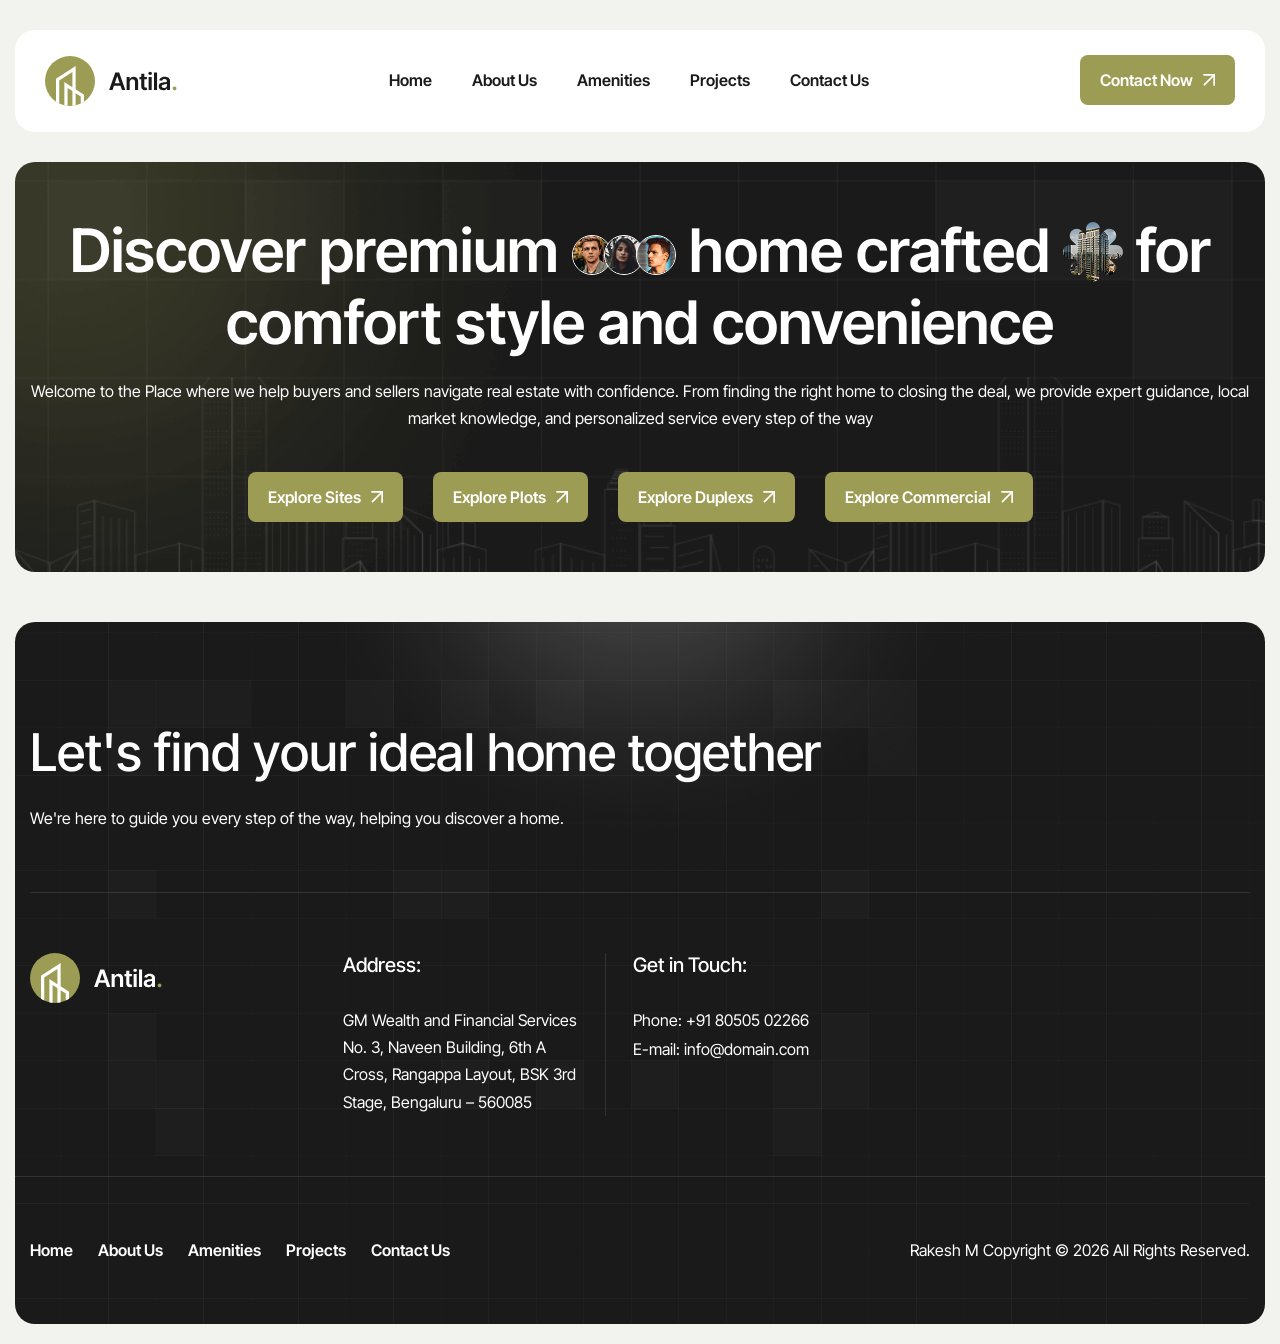
<file: index.html>
<!doctype html>
<html lang="zxx">
  <!-- Mirrored from html.awaikenthemes.com/antila/index-3.html by HTTrack Website Copier/3.x [XR&CO'2014], Wed, 28 Jan 2026 15:28:29 GMT -->
  <head>
    <!-- Meta -->
    <meta charset="utf-8" />
    <meta http-equiv="X-UA-Compatible" content="IE=edge" />
    <meta
      name="viewport"
      content="width=device-width, initial-scale=1.0, maximum-scale=1"
    />
    <meta name="description" content="" />
    <meta name="keywords" content="" />
    <meta name="author" content="Awaiken" />
    <!-- Page Title -->
    <title>Real Estate</title>
    <!-- Favicon Icon -->
    <link rel="shortcut icon" type="image/x-icon" href="images/favicon.png" />
    <!-- Google Fonts Css-->
    <link rel="preconnect" href="https://fonts.googleapis.com/" />
    <link rel="preconnect" href="https://fonts.gstatic.com/" crossorigin />
    <link
      href="https://fonts.googleapis.com/css2?family=Inter+Tight:ital,wght@0,100..900;1,100..900&amp;display=swap"
      rel="stylesheet"
    />
    <!-- Bootstrap Css -->
    <link href="css/bootstrap.min.css" rel="stylesheet" media="screen" />
    <!-- SlickNav Css -->
    <link href="css/slicknav.min.css" rel="stylesheet" />
    <!-- Swiper Css -->
    <link rel="stylesheet" href="css/swiper-bundle.min.css" />
    <!-- Font Awesome Icon Css-->
    <link href="css/all.min.css" rel="stylesheet" media="screen" />
    <!-- Animated Css -->
    <link href="css/animate.css" rel="stylesheet" />
    <!-- Magnific Popup Core Css File -->
    <link rel="stylesheet" href="css/magnific-popup.css" />
    <!-- Mouse Cursor Css File -->
    <link rel="stylesheet" href="css/mousecursor.css" />
    <!-- Main Custom Css -->
    <link href="css/custom.css" rel="stylesheet" media="screen" />
  </head>
  <body>
    <!-- Preloader Start -->
    <div class="preloader">
      <div class="loading-container">
        <div class="loading"></div>
        <div id="loading-icon"><img src="images/loader.svg" alt="" /></div>
      </div>
    </div>
    <!-- Preloader End -->

    <!-- Header Start -->
    <header class="main-header main-header-prime">
      <div class="header-sticky">
        <nav class="navbar navbar-expand-lg">
          <div class="container-fluid">
            <!-- Logo Start -->
            <a class="navbar-brand" href="index.html">
              <img src="images/logo-dark.svg" alt="Logo" />
            </a>
            <!-- Logo End -->

            <!-- Main Menu Start -->
            <div class="collapse navbar-collapse main-menu">
              <div class="nav-menu-wrapper">
                <ul class="navbar-nav mr-auto" id="menu">
                  <li class="nav-item submenu">
                    <a class="nav-link" href="index.html">Home</a>
                  </li>
                  <li class="nav-item">
                    <a class="nav-link" href="#">About Us</a>
                  </li>
                  <li class="nav-item">
                    <a class="nav-link" href="#">Amenities</a>
                  </li>
                  <li class="nav-item">
                    <a class="nav-link" href="#">Projects</a>
                  </li>

                  <li class="nav-item">
                    <a class="nav-link" href="#">Contact Us</a>
                  </li>
                </ul>
              </div>

              <!-- Header Btn Start -->
              <div class="header-btn">
                <a href="contact.html" class="btn-default">Contact Now</a>
              </div>
              <!-- Header Btn End -->
            </div>
            <!-- Main Menu End -->
            <div class="navbar-toggle"></div>
          </div>
        </nav>
        <div class="responsive-menu"></div>
      </div>
    </header>
    <!-- Header End -->

    <!-- Hero Section Start -->
    <div class="hero-prime">
      <div class="container-fluid">
        <div class="row">
          <div class="col-xl-12">
            <!-- Hero Box Start -->
            <div class="hero-box-prime">
              <!-- Hero Content Start -->
              <div class="hero-content-prime dark-section">
                <!-- Section Title Start -->
                <div class="section-title">
                  <!-- <span class="section-sub-title wow fadeInUp"
                    >Find Your Perfect Place To Live</span
                  > -->
                  <h1
                    class="wow fadeInUp"
                    data-wow-delay="0.2s"
                    data-cursor="-opaque"
                  >
                    Discover premium
                    <span class="hero-title-img-1-prime"
                      ><img src="images/author-1.jpg" alt="" /><img
                        src="images/author-2.jpg"
                        alt="" /><img src="images/author-3.jpg" alt=""
                    /></span>
                    home crafted
                    <span class="hero-title-img-2-prime"
                      ><img src="images/hero-title-img-2-prime.jpg" alt=""
                    /></span>
                    for comfort style and convenience
                  </h1>
                  <p class="wow fadeInUp" data-wow-delay="0.4s">
                    Welcome to the Place where we help buyers and sellers
                    navigate real estate with confidence. From finding the right
                    home to closing the deal, we provide expert guidance, local
                    market knowledge, and personalized service every step of the
                    way
                  </p>
                </div>
                <!-- Section Title End -->

                <!-- Hero Content Button Start -->
                <div
                  class="hero-content-btn-prime wow fadeInUp"
                  data-wow-delay="0.6s"
                >
                  <a href="sites.html" class="btn-default btn-highlighted"
                    >Explore Sites</a
                  >
                  <a href="plots.html" class="btn-default btn-highlighted"
                    >Explore Plots</a
                  >
                  <a href="duplexs.html" class="btn-default btn-highlighted"
                    >Explore Duplexs</a
                  >
                  <a href="commercial.html" class="btn-default btn-highlighted"
                    >Explore Commercial</a
                  >
                </div>
                <!-- Hero Content Button End -->

                <!-- Hero Body Item List Start -->
                <div
                  class="hero-body-item-list-prime wow fadeInUp"
                  data-wow-delay="0.8s"
                  style="display: none"
                >
                  <!-- Hero Body Item Start -->
                  <div class="hero-body-item-prime">
                    <div class="icon-box">
                      <img
                        src="images/icon-hero-body-item-1-prime.svg"
                        alt=""
                      />
                    </div>
                    <div class="hero-body-item-content-prime">
                      <h2>Prime Location Advantage</h2>
                    </div>
                  </div>
                  <!-- Hero Body Item End -->

                  <!-- Hero Body Item Start -->
                  <div class="hero-body-item-prime">
                    <div class="icon-box">
                      <img
                        src="images/icon-hero-body-item-2-prime.svg"
                        alt=""
                      />
                    </div>
                    <div class="hero-body-item-content-prime">
                      <h2>Modern lifestyle amenities</h2>
                    </div>
                  </div>
                  <!-- Hero Body Item End -->

                  <!-- Hero Body Item Start -->
                  <div class="hero-body-item-prime">
                    <div class="icon-box">
                      <img
                        src="images/icon-hero-body-item-3-prime.svg"
                        alt=""
                      />
                    </div>
                    <div class="hero-body-item-content-prime">
                      <h2>Peaceful Living Environment</h2>
                    </div>
                  </div>
                  <!-- Hero Body Item End -->
                </div>
                <!-- Hero Body Item List End -->
              </div>
              <!-- Hero Content End -->

              <!-- Hero Image Box Start -->

              <!-- Hero Image Box End -->
            </div>
            <!-- Hero Box End -->
          </div>
        </div>
      </div>
    </div>
    <!-- Hero Section End -->

    <!-- About US Section Start -->
    <div class="about-us-prime" style="display: none">
      <div class="container">
        <div class="row">
          <div class="col-xl-6 order-md-1 order-2">
            <!-- About Us Image Start -->
            <div class="about-image-content-box-prime">
              <!-- About Image Box 1 Start -->
              <div class="about-image-box-prime box-1">
                <!-- About Us Image Start -->
                <div class="about-us-image-prime">
                  <figure class="image-anime reveal">
                    <img src="images/about-us-image-1-prime.jpg" alt="" />
                  </figure>
                </div>
                <!-- About Us Image End -->

                <!-- About Counter Box Start -->
                <div class="about-counter-box-prime wow fadeInUp">
                  <div class="icon-box">
                    <img src="images/icon-about-counter-1-prime.svg" alt="" />
                  </div>
                  <div class="about-counter-item-content-prime">
                    <h2><span class="counter">15</span>+</h2>
                    <h3>Modern Lifestyle Amenities</h3>
                  </div>
                </div>
                <!-- About Counter Box End -->
              </div>
              <!-- About Image Box 1 End -->

              <!-- About Image Box 1 Start -->
              <div class="about-image-box-prime box-2">
                <!-- About Us Image Start -->
                <div class="about-us-image-prime">
                  <figure class="image-anime reveal">
                    <img src="images/about-us-image-2-prime.jpg" alt="" />
                  </figure>
                </div>
                <!-- About Us Image End -->

                <!-- About Counter Box Start -->
                <div class="about-counter-box-prime wow fadeInUp">
                  <div class="icon-box">
                    <img src="images/icon-about-counter-1-prime.svg" alt="" />
                  </div>
                  <div class="about-counter-item-content-prime">
                    <h2><span class="counter">10</span>+</h2>
                    <h3>Years of Real Estate Experience</h3>
                  </div>
                </div>
                <!-- About Counter Box End -->
              </div>
              <!-- About Image Box 1 End -->
            </div>
            <!-- About Us Image End -->
          </div>

          <div class="col-xl-6 order-md-2 order-1">
            <!-- About Us Content Start -->
            <div class="about-us-content-prime">
              <!-- Section Title Start -->
              <div class="section-title">
                <span class="section-sub-title wow fadeInUp">About Us</span>
                <h2 class="text-anime-style-3">
                  Creating thoughtfully designed homes for you
                </h2>
                <p class="wow fadeInUp" data-wow-delay="0.2s">
                  We are dedicated to creating thoughtfully designed living
                  spaces that blend modern architecture, comfort, and
                  functionality.
                </p>
              </div>
              <!-- Section Title End -->

              <!-- About Us Content List Start -->
              <div
                class="about-us-content-list-prime wow fadeInUp"
                data-wow-delay="0.4s"
              >
                <ul>
                  <li>World class amenity comfortable living</li>
                  <li>Excellent investment & resale potential</li>
                </ul>
              </div>
              <!-- About Us Content List End -->

              <!-- About Us Item List Start -->
              <div
                class="about-us-item-list-prime wow fadeInUp"
                data-wow-delay="0.6s"
              >
                <!-- About Us Item Start -->
                <div class="about-us-item-prime">
                  <div class="icon-box">
                    <img src="images/icon-about-us-item-1-prime.svg" alt="" />
                  </div>
                  <div class="about-us-item-content-prime">
                    <h3>Our Mission</h3>
                    <p>
                      Our mission is develop thoughtful plan homes that combine
                      modern design quality construction
                    </p>
                  </div>
                </div>
                <!-- About Us Item End -->

                <!-- About Us Item Start -->
                <div class="about-us-item-prime">
                  <div class="icon-box">
                    <img src="images/icon-about-us-item-2-prime.svg" alt="" />
                  </div>
                  <div class="about-us-item-content-prime">
                    <h3>Our Vision</h3>
                    <p>
                      Our vision is to become a trusted name in residential
                      living by setting new standard in design
                    </p>
                  </div>
                </div>
                <!-- About Us Item End -->
              </div>
              <!-- About Us Item List End -->
            </div>
            <!-- About Us Content End -->
          </div>
        </div>
      </div>
    </div>
    <!-- About US Section End -->

    <!-- Our Amenities Section Start -->
    <div class="our-amenities-prime bg-section" style="display: none">
      <div class="container">
        <div class="row section-row">
          <div class="col-lg-12">
            <!-- Section Title Start -->
            <div class="section-title section-title-center">
              <span class="section-sub-title wow fadeInUp">Our Amenities</span>
              <h2 class="text-anime-style-3" data-cursor="-opaque">
                Premium amenities enhancing everyday living experience
              </h2>
            </div>
            <!-- Section Title End -->
          </div>
        </div>

        <div class="row">
          <div class="col-xl-4 col-md-6">
            <!-- Amenity Item Start -->
            <div class="amenity-item-prime wow fadeInUp">
              <!-- Amenity Item Header Start -->
              <div class="amenity-item-header-prime">
                <div class="icon-box">
                  <img src="images/icon-amenity-item-1-prime.svg" alt="" />
                </div>
                <div class="amenity-item-tag-prime">
                  <ul>
                    <li><a href="amenity-single.html">Modern living</a></li>
                  </ul>
                </div>
              </div>
              <!-- Amenity Item Header End -->

              <!-- Amenity Item Body Start -->
              <div class="amenity-item-body-prime">
                <!-- Amenity Item Content Start -->
                <div class="amenity-item-content-prime">
                  <h2><a href="amenity-single.html">Ample Parking Space</a></h2>
                  <p>
                    We provide complete support throughout the home-buying
                    journey, offering clear guidance
                  </p>
                </div>
                <!-- Amenity Item Content End -->

                <!-- Amenity Item Footer Start -->
                <div class="amenity-item-footer-prime">
                  <!-- Amenity Item Button Start -->
                  <div class="amenity-item-btn-prime">
                    <a href="amenity-single.html"
                      ><img src="images/arrow-white.svg" alt=""
                    /></a>
                  </div>
                  <!-- Amenity Item Button End -->

                  <!-- Amenity Item Image Start -->
                  <div class="amenity-item-image-prime">
                    <figure>
                      <img src="images/amenity-image-1-prime.png" alt="" />
                    </figure>
                  </div>
                  <!-- Amenity Item Image End -->
                </div>
                <!-- Amenity Item Footer End -->
              </div>
              <!-- Amenity Item Body End -->
            </div>
            <!-- Amenity Item End -->
          </div>

          <div class="col-xl-4 col-md-6">
            <!-- Amenity Item Start -->
            <div class="amenity-item-prime wow fadeInUp" data-wow-delay="0.2s">
              <!-- Amenity Item Header Start -->
              <div class="amenity-item-header-prime">
                <div class="icon-box">
                  <img src="images/icon-amenity-item-2-prime.svg" alt="" />
                </div>
                <div class="amenity-item-tag-prime">
                  <ul>
                    <li><a href="amenity-single.html">Prime Homes</a></li>
                  </ul>
                </div>
              </div>
              <!-- Amenity Item Header End -->

              <!-- Amenity Item Body Start -->
              <div class="amenity-item-body-prime">
                <!-- Amenity Item Content Start -->
                <div class="amenity-item-content-prime">
                  <h2>
                    <a href="amenity-single.html">Children's Play Area</a>
                  </h2>
                  <p>
                    Our expert team focuses on functional layouts lighting
                    ventilation & aesthetic appeal
                  </p>
                </div>
                <!-- Amenity Item Content End -->

                <!-- Amenity Item Footer Start -->
                <div class="amenity-item-footer-prime">
                  <!-- Amenity Item Button Start -->
                  <div class="amenity-item-btn-prime">
                    <a href="amenity-single.html"
                      ><img src="images/arrow-white.svg" alt=""
                    /></a>
                  </div>
                  <!-- Amenity Item Button End -->

                  <!-- Amenity Item Image Start -->
                  <div class="amenity-item-image-prime">
                    <figure>
                      <img src="images/amenity-image-2-prime.png" alt="" />
                    </figure>
                  </div>
                  <!-- Amenity Item Image End -->
                </div>
                <!-- Amenity Item Footer End -->
              </div>
              <!-- Amenity Item Body End -->
            </div>
            <!-- Amenity Item End -->
          </div>

          <div class="col-xl-4 col-md-6">
            <!-- Amenity Item Start -->
            <div class="amenity-item-prime wow fadeInUp" data-wow-delay="0.4s">
              <!-- Amenity Item Header Start -->
              <div class="amenity-item-header-prime">
                <div class="icon-box">
                  <img src="images/icon-amenity-item-3-prime.svg" alt="" />
                </div>
                <div class="amenity-item-tag-prime">
                  <ul>
                    <li><a href="amenity-single.html">Urban Lifestyle</a></li>
                  </ul>
                </div>
              </div>
              <!-- Amenity Item Header End -->

              <!-- Amenity Item Body Start -->
              <div class="amenity-item-body-prime">
                <!-- Amenity Item Content Start -->
                <div class="amenity-item-content-prime">
                  <h2>
                    <a href="amenity-single.html">Yoga & Meditation Zone</a>
                  </h2>
                  <p>
                    We provide expert guidance to help buyers choose the right
                    apartment.
                  </p>
                </div>
                <!-- Amenity Item Content End -->

                <!-- Amenity Item Footer Start -->
                <div class="amenity-item-footer-prime">
                  <!-- Amenity Item Button Start -->
                  <div class="amenity-item-btn-prime">
                    <a href="amenity-single.html"
                      ><img src="images/arrow-white.svg" alt=""
                    /></a>
                  </div>
                  <!-- Amenity Item Button End -->

                  <!-- Amenity Item Image Start -->
                  <div class="amenity-item-image-prime">
                    <figure>
                      <img src="images/amenity-image-3-prime.png" alt="" />
                    </figure>
                  </div>
                  <!-- Amenity Item Image End -->
                </div>
                <!-- Amenity Item Footer End -->
              </div>
              <!-- Amenity Item Body End -->
            </div>
            <!-- Amenity Item End -->
          </div>
        </div>
      </div>
    </div>
    <!-- Our Amenities Section End -->

    <!-- Apartments Plans Section Start -->
    <div class="apartments-plans" style="display: none">
      <div class="container">
        <div class="row section-row">
          <div class="col-xl-12">
            <!-- Section Title Start -->
            <div class="section-title section-title-center">
              <span class="section-sub-title wow fadeInUp"
                >Apartments Plans</span
              >
              <h2 class="text-anime-style-3" data-cursor="-opaque">
                Well planned living spaces
              </h2>
              <p class="wow fadeInUp" data-wow-delay="0.2s">
                Each layout is carefully planned to suit modern lifestyles,
                providing open, airy interiors, practical room arrangements, and
                seamless flow between living areas creating a home that is both
                stylish and highly livable.
              </p>
            </div>
            <!-- Section Title End -->
          </div>
        </div>

        <div class="row">
          <div class="col-xl-4 col-md-6">
            <!-- Apartments Plan Item Start -->
            <div class="apartments-plan-item wow fadeInUp">
              <!-- Apartments Plan Item Content Start -->
              <div class="apartments-plan-item-content">
                <h3>Studio Apartment</h3>
                <p>
                  Compact and efficiently designed studio apartments offering
                  smart layouts, modern interiors.
                </p>
              </div>
              <!-- Apartments Plan Item Content End -->

              <!-- Apartments Plan Item Image Start -->
              <div class="apartments-plan-item-image">
                <figure>
                  <img src="images/apartments-plan-item-image-1.png" alt="" />
                </figure>
              </div>
              <!-- Apartments Plan Item Image End -->

              <!-- Apartments Amenity List Start -->
              <div class="apartments-plan-item-list">
                <ul>
                  <li>
                    <span
                      ><img
                        src="images/icon-apartments-amenity-1.svg"
                        alt=""
                      />Total Area (Sq.ft)</span
                    >1200 Sq.ft
                  </li>
                  <li>
                    <span
                      ><img
                        src="images/icon-apartments-amenity-2.svg"
                        alt=""
                      />Living Room</span
                    >22 m²
                  </li>
                  <li>
                    <span
                      ><img
                        src="images/icon-apartments-amenity-3.svg"
                        alt=""
                      />Kitchen Area</span
                    >15 m²
                  </li>
                  <li>
                    <span
                      ><img
                        src="images/icon-apartments-amenity-4.svg"
                        alt=""
                      />Master Bedroom</span
                    >20 m²
                  </li>
                </ul>
              </div>
              <!-- Apartments Amenity List End -->
            </div>
            <!-- Apartments Plan Item End -->
          </div>

          <div class="col-xl-4 col-md-6">
            <!-- Apartments Plan Item Start -->
            <div
              class="apartments-plan-item wow fadeInUp"
              data-wow-delay="0.2s"
            >
              <!-- Apartments Plan Item Content Start -->
              <div class="apartments-plan-item-content">
                <h3>Duplex Apartment</h3>
                <p>
                  Spacious duplex apartments featuring two-level living, modern
                  layouts, and well defined private spaces
                </p>
              </div>
              <!-- Apartments Plan Item Content End -->

              <!-- Apartments Plan Item Image Start -->
              <div class="apartments-plan-item-image">
                <figure>
                  <img src="images/apartments-plan-item-image-2.png" alt="" />
                </figure>
              </div>
              <!-- Apartments Plan Item Image End -->

              <!-- Apartments Amenity List Start -->
              <div class="apartments-plan-item-list">
                <ul>
                  <li>
                    <span
                      ><img
                        src="images/icon-apartments-amenity-1.svg"
                        alt=""
                      />Total Area (Sq.ft)</span
                    >1200 Sq.ft
                  </li>
                  <li>
                    <span
                      ><img
                        src="images/icon-apartments-amenity-2.svg"
                        alt=""
                      />Living Room</span
                    >22 m²
                  </li>
                  <li>
                    <span
                      ><img
                        src="images/icon-apartments-amenity-3.svg"
                        alt=""
                      />Kitchen Area</span
                    >15 m²
                  </li>
                  <li>
                    <span
                      ><img
                        src="images/icon-apartments-amenity-4.svg"
                        alt=""
                      />Master Bedroom</span
                    >20 m²
                  </li>
                </ul>
              </div>
              <!-- Apartments Amenity List End -->
            </div>
            <!-- Apartments Plan Item End -->
          </div>

          <div class="col-xl-4 col-md-6">
            <!-- Apartments Plan Item Start -->
            <div
              class="apartments-plan-item wow fadeInUp"
              data-wow-delay="0.4s"
            >
              <!-- Apartments Plan Item Content Start -->
              <div class="apartments-plan-item-content">
                <h3>Luxury Penthouse</h3>
                <p>
                  A statement of luxury living, featuring private terraces,
                  high-end interiors, and panoramic city views.
                </p>
              </div>
              <!-- Apartments Plan Item Content End -->

              <!-- Apartments Plan Item Image Start -->
              <div class="apartments-plan-item-image">
                <figure>
                  <img src="images/apartments-plan-item-image-1.png" alt="" />
                </figure>
              </div>
              <!-- Apartments Plan Item Image End -->

              <!-- Apartments Amenity List Start -->
              <div class="apartments-plan-item-list">
                <ul>
                  <li>
                    <span
                      ><img
                        src="images/icon-apartments-amenity-1.svg"
                        alt=""
                      />Total Area (Sq.ft)</span
                    >1200 Sq.ft
                  </li>
                  <li>
                    <span
                      ><img
                        src="images/icon-apartments-amenity-2.svg"
                        alt=""
                      />Living Room</span
                    >22 m²
                  </li>
                  <li>
                    <span
                      ><img
                        src="images/icon-apartments-amenity-3.svg"
                        alt=""
                      />Kitchen Area</span
                    >15 m²
                  </li>
                  <li>
                    <span
                      ><img
                        src="images/icon-apartments-amenity-4.svg"
                        alt=""
                      />Master Bedroom</span
                    >20 m²
                  </li>
                </ul>
              </div>
              <!-- Apartments Amenity List End -->
            </div>
            <!-- Apartments Plan Item End -->
          </div>
        </div>
      </div>
    </div>
    <!-- Apartments Plans Section End -->

    <!-- Why Choose Us Section Start -->
    <div
      class="why-choose-us-prime bg-section dark-section"
      style="display: none"
    >
      <div class="container">
        <div class="row section-row">
          <div class="col-lg-12">
            <!-- Section Title Start -->
            <div class="section-title section-title-center">
              <span class="section-sub-title wow fadeInUp">Why Choose Us</span>
              <h2 class="text-anime-style-3" data-cursor="-opaque">
                Why our property combines location and lifestyle
              </h2>
            </div>
            <!-- Section Title End -->
          </div>
        </div>

        <div class="row">
          <div class="col-lg-12">
            <!-- Why Choose Us Box Start -->
            <div class="why-choose-us-box-prime">
              <!-- Why Choose Item List Start -->
              <div class="why-choose-item-list-prime">
                <!-- Why Choose Item Start -->
                <div class="why-choose-item-prime wow fadeInUp">
                  <div class="icon-box">
                    <img src="images/icon-why-choose-item-1-prime.svg" alt="" />
                  </div>
                  <div class="why-choose-item-content-prime">
                    <h3>Prime Location Advantage</h3>
                    <p>
                      Each apartment is designed to maximize space and natural
                      light.
                    </p>
                  </div>
                </div>
                <!-- Why Choose Item End -->

                <!-- Why Choose Item Start -->
                <div
                  class="why-choose-item-prime wow fadeInUp"
                  data-wow-delay="0.2s"
                >
                  <div class="icon-box">
                    <img src="images/icon-why-choose-item-2-prime.svg" alt="" />
                  </div>
                  <div class="why-choose-item-content-prime">
                    <h3>Construction Perfected</h3>
                    <p>
                      Each apartment is designed to maximize space and natural
                      light.
                    </p>
                  </div>
                </div>
                <!-- Why Choose Item End -->
              </div>
              <!-- Why Choose Item List End -->

              <!-- Why Choose Image Start -->
              <div
                class="why-choose-image-prime wow fadeInUp"
                data-wow-delay="0.2s"
              >
                <figure>
                  <img src="images/why-choose-image-prime.png" alt="" />
                </figure>
              </div>
              <!-- Why Choose Image End -->

              <!-- Why Choose Item List Start -->
              <div class="why-choose-item-list-prime">
                <!-- Why Choose Item Start -->
                <div class="why-choose-item-prime wow fadeInUp">
                  <div class="icon-box">
                    <img src="images/icon-why-choose-item-3-prime.svg" alt="" />
                  </div>
                  <div class="why-choose-item-content-prime">
                    <h3>Carefully Planned Home</h3>
                    <p>
                      Each apartment is designed to maximize space and natural
                      light.
                    </p>
                  </div>
                </div>
                <!-- Why Choose Item End -->

                <!-- Why Choose Item Start -->
                <div
                  class="why-choose-item-prime wow fadeInUp"
                  data-wow-delay="0.2s"
                >
                  <div class="icon-box">
                    <img src="images/icon-why-choose-item-4-prime.svg" alt="" />
                  </div>
                  <div class="why-choose-item-content-prime">
                    <h3>Modern Lifestyle Amenity</h3>
                    <p>
                      Each apartment is designed to maximize space and natural
                      light.
                    </p>
                  </div>
                </div>
                <!-- Why Choose Item End -->
              </div>
              <!-- Why Choose Item List End -->
            </div>
            <!-- Why Choose Us Box End -->
          </div>
        </div>
      </div>
    </div>
    <!-- Why Choose Us Section End -->

    <!-- Our Apartments Section Start -->
    <div class="our-apartments-prime bg-section" style="display: none">
      <div class="container">
        <div class="row section-row">
          <div class="col-xl-12">
            <!-- Section Title Start -->
            <div class="section-title section-title-center">
              <span class="section-sub-title wow fadeInUp">Our Apartments</span>
              <h2 class="text-anime-style-3" data-cursor="-opaque">
                Discover apartments crafted for comfortable urban living
              </h2>
            </div>
            <!-- Section Title End -->
          </div>
        </div>

        <div class="row">
          <div class="col-xl-4 col-md-6">
            <!-- Our Apartment Item Start -->
            <div class="our-apartment-item-prime wow fadeInUp">
              <!-- Apartment Item Image Start -->
              <div class="apartment-item-image-prime">
                <figure>
                  <img src="images/apartment-image-1-prime.jpg" alt="" />
                </figure>
              </div>
              <!-- Apartment Item Image End -->

              <!-- Apartment Item Content Start -->
              <div class="apartment-item-content-prime">
                <h3>Skyline Residency</h3>
                <p>
                  Working professionals & small family this apartment offer
                  smart.
                </p>
                <ul>
                  <li>Power Backup for Essentials</li>
                  <li>Modern kitchen layout</li>
                </ul>
              </div>
              <!-- Apartment Item Content End -->
            </div>
            <!-- Our Apartment Item End -->
          </div>

          <div class="col-xl-4 col-md-6">
            <!-- Our Apartment Item Start -->
            <div
              class="our-apartment-item-prime wow fadeInUp"
              data-wow-delay="0.2s"
            >
              <!-- Apartment Item Image Start -->
              <div class="apartment-item-image-prime">
                <figure>
                  <img src="images/apartment-image-2-prime.jpg" alt="" />
                </figure>
              </div>
              <!-- Apartment Item Image End -->

              <!-- Apartment Item Content Start -->
              <div class="apartment-item-content-prime">
                <h3>Greenview Homes</h3>
                <p>
                  Working professionals & small family this apartment offer
                  smart.
                </p>
                <ul>
                  <li>Power Backup for Essentials</li>
                  <li>Modern kitchen layout</li>
                </ul>
              </div>
              <!-- Apartment Item Content End -->
            </div>
            <!-- Our Apartment Item End -->
          </div>

          <div class="col-xl-4 col-md-6">
            <!-- Our Apartment Item Start -->
            <div
              class="our-apartment-item-prime wow fadeInUp"
              data-wow-delay="0.4s"
            >
              <!-- Apartment Item Image Start -->
              <div class="apartment-item-image-prime">
                <figure>
                  <img src="images/apartment-image-3-prime.jpg" alt="" />
                </figure>
              </div>
              <!-- Apartment Item Image End -->

              <!-- Apartment Item Content Start -->
              <div class="apartment-item-content-prime">
                <h3>Prime Living Towers</h3>
                <p>
                  Working professionals & small family this apartment offer
                  smart.
                </p>
                <ul>
                  <li>Power Backup for Essentials</li>
                  <li>Modern kitchen layout</li>
                </ul>
              </div>
              <!-- Apartment Item Content End -->
            </div>
            <!-- Our Apartment Item End -->
          </div>

          <div class="col-lg-12">
            <!-- Section Footer Text Start -->
            <div
              class="section-footer-text section-satisfy-img wow fadeInUp"
              data-wow-delay="0.4s"
            >
              <!-- Satisfy Client Images Start -->
              <div class="satisfy-client-images">
                <div class="satisfy-client-image">
                  <figure class="image-anime">
                    <img src="images/author-1.jpg" alt="" />
                  </figure>
                </div>
                <div class="satisfy-client-image add-more">
                  <img src="images/icon-phone-white.svg" alt="" />
                </div>
              </div>
              <!-- Satisfy Client Images End -->
              <p>
                Let's make something great work together.
                <a href="contact.html">Get Free Quote.</a>
              </p>
            </div>
            <!-- Section Footer Text End -->
          </div>
        </div>
      </div>
    </div>
    <!-- Our Apartments Section End -->

    <!-- Our Blog Section Start -->
    <div class="our-blog" style="display: none">
      <div class="container">
        <div class="row section-row">
          <div class="col-lg-12">
            <!-- Section Title Start -->
            <div class="section-title section-title-center">
              <span class="section-sub-title wow fadeInUp">Latest blog</span>
              <h2 class="text-anime-style-3" data-cursor="-opaque">
                Latest insights from real <span>estate and construction</span>
              </h2>
            </div>
            <!-- Section Title End -->
          </div>
        </div>

        <div class="row">
          <div class="col-xl-4 col-md-6">
            <!-- Post Item Start -->
            <div class="post-item wow fadeInUp">
              <!-- Post Featured Image Start -->
              <div class="post-featured-image">
                <a href="blog-single.html" data-cursor-text="View">
                  <figure class="image-anime">
                    <img src="images/post-1.jpg" alt="" />
                  </figure>
                </a>
              </div>
              <!-- Post Featured Image End -->

              <!-- Post Item Body Start -->
              <div class="post-item-body">
                <!-- Post Item Meta Start -->
                <div class="post-item-meta">
                  <ul>
                    <li>
                      <img src="images/icon-calendar.svg" alt="" />06 Jan, 2026
                    </li>
                  </ul>
                </div>
                <!-- Post Item Meta End -->

                <!-- Post Item Content Start -->
                <div class="post-item-content">
                  <h2>
                    <a href="blog-single.html"
                      >5 Essential Tips for Designing a Modern Apartment That
                      Feel Spacious & Stylish</a
                    >
                  </h2>
                </div>
                <!-- Post Item Content End -->

                <!-- Post Item Btn Start -->
                <div class="post-item-btn">
                  <a href="blog-single.html" class="readmore-btn">Read More</a>
                </div>
                <!-- Post Item Btn End -->
              </div>
              <!-- Post Item Body End -->
            </div>
            <!-- Post Item End -->
          </div>

          <div class="col-xl-4 col-md-6">
            <!-- Post Item Start -->
            <div class="post-item wow fadeInUp" data-wow-delay="0.2s">
              <!-- Post Featured Image Start -->
              <div class="post-featured-image">
                <a href="blog-single.html" data-cursor-text="View">
                  <figure class="image-anime">
                    <img src="images/post-2.jpg" alt="" />
                  </figure>
                </a>
              </div>
              <!-- Post Featured Image End -->

              <!-- Post Item Body Start -->
              <div class="post-item-body">
                <!-- Post Item Meta Start -->
                <div class="post-item-meta">
                  <ul>
                    <li>
                      <img src="images/icon-calendar.svg" alt="" />05 Jan, 2026
                    </li>
                  </ul>
                </div>
                <!-- Post Item Meta End -->

                <!-- Post Item Content Start -->
                <div class="post-item-content">
                  <h2>
                    <a href="blog-single.html"
                      >How Modern Apartment Design Enhances Everyday Living
                      Comfort</a
                    >
                  </h2>
                </div>
                <!-- Post Item Content End -->

                <!-- Post Item Btn Start -->
                <div class="post-item-btn">
                  <a href="blog-single.html" class="readmore-btn">Read More</a>
                </div>
                <!-- Post Item Btn End -->
              </div>
              <!-- Post Item Body End -->
            </div>
            <!-- Post Item End -->
          </div>

          <div class="col-xl-4 col-md-6">
            <!-- Post Item Start -->
            <div class="post-item wow fadeInUp" data-wow-delay="0.4s">
              <!-- Post Featured Image Start -->
              <div class="post-featured-image">
                <a href="blog-single.html" data-cursor-text="View">
                  <figure class="image-anime">
                    <img src="images/post-3.jpg" alt="" />
                  </figure>
                </a>
              </div>
              <!-- Post Featured Image End -->

              <!-- Post Item Body Start -->
              <div class="post-item-body">
                <!-- Post Item Meta Start -->
                <div class="post-item-meta">
                  <ul>
                    <li>
                      <img src="images/icon-calendar.svg" alt="" />04 Jan, 2026
                    </li>
                  </ul>
                </div>
                <!-- Post Item Meta End -->

                <!-- Post Item Content Start -->
                <div class="post-item-content">
                  <h2>
                    <a href="blog-single.html"
                      >Tips for Creating a Calm and Functional Living Space at
                      Home</a
                    >
                  </h2>
                </div>
                <!-- Post Item Content End -->

                <!-- Post Item Btn Start -->
                <div class="post-item-btn">
                  <a href="blog-single.html" class="readmore-btn">Read More</a>
                </div>
                <!-- Post Item Btn End -->
              </div>
              <!-- Post Item Body End -->
            </div>
            <!-- Post Item End -->
          </div>
        </div>
      </div>
    </div>
    <!-- Our Blog Section End -->

    <!-- Main Footer Start -->
    <footer
      class="main-footer-moon bg-section dark-section"
      style="margin-top: 50px"
    >
      <div class="container">
        <div class="row">
          <div class="col-lg-12">
            <!-- Footer Header Start -->
            <div class="footer-header-moon">
              <!-- Section Title Start -->
              <div class="section-title">
                <h2 class="text-anime-style-3" data-cursor="-opaque">
                  Let's find your ideal home together
                </h2>
                <p class="wow fadeInUp" data-wow-delay="0.2s">
                  We're here to guide you every step of the way, helping you
                  discover a home.
                </p>
              </div>
              <!-- Section Title End -->
            </div>
            <!-- Footer Header End -->
          </div>

          <div class="col-xl-3">
            <!-- About Footer Start -->
            <div class="about-footer-moon">
              <!-- Footer Logo Start -->
              <div class="footer-logo-moon">
                <img src="images/logo.svg" alt="" />
              </div>
              <!-- Footer Logo End -->
            </div>
            <!-- About Footer End -->
          </div>

          <div class="col-xl-9">
            <!-- Footer Links Box Start -->
            <div class="footer-contact-box-moon">
              <!-- Footer Contact Item Start -->
              <div class="footer-contact-item-moon">
                <h3>Address:</h3>
                <p>
                  GM Wealth and Financial Services<br />
                  No. 3, Naveen Building, 6th A Cross, Rangappa Layout, BSK 3rd
                  Stage, Bengaluru – 560085
                </p>
              </div>
              <!-- Footer Contact Item End -->

              <!-- Footer Contact Item Start -->
              <div class="footer-contact-item-moon">
                <h3>Get in Touch:</h3>
                <p>Phone: <a href="tel:80505 02266">+91 80505 02266</a></p>
                <p>
                  E-mail: <a href="mailto:info@domai.com">info@domain.com</a>
                </p>
              </div>
              <!-- Footer Contact Item End -->
            </div>
            <!-- Footer Body End -->
          </div>
        </div>
      </div>

      <!-- Footer Copyright Start -->
      <div class="footer-copyright-moon">
        <div class="container">
          <div class="row">
            <div class="col-lg-12">
              <!-- Footer Copyright Box Start -->
              <div class="footer-copyright-box-moon">
                <!-- Footer Menu Start -->
                <div class="footer-menu-moon">
                  <ul>
                    <li><a href="index-3.html">home</a></li>
                    <li><a href="about.html">about Us</a></li>
                    <li><a href="amenities.html">Amenities</a></li>
                    <li><a href="projects.html">Projects</a></li>
                    <li><a href="contact.html">contact Us</a></li>
                  </ul>
                </div>
                <!-- Footer Menu End -->

                <!-- Footer Copyright Text Start -->
                <div class="footer-copyright-text-moon">
                  <p>Rakesh M Copyright © 2026 All Rights Reserved.</p>
                </div>
                <!-- Footer Copyright Text End -->
              </div>
              <!-- Footer Copyright Box End -->
            </div>
          </div>
        </div>
      </div>
      <!-- Footer Copyright End -->
    </footer>
    <!-- Main Footer End -->

    <!-- Jquery Library File -->
    <script src="js/jquery-3.7.1.min.js"></script>
    <!-- Bootstrap js file -->
    <script src="js/bootstrap.min.js"></script>
    <!-- Validator js file -->
    <script src="js/validator.min.js"></script>
    <!-- SlickNav js file -->
    <script src="js/jquery.slicknav.js"></script>
    <!-- Swiper js file -->
    <script src="js/swiper-bundle.min.js"></script>
    <!-- Counter js file -->
    <script src="js/jquery.waypoints.min.js"></script>
    <script src="js/jquery.counterup.min.js"></script>
    <!-- Magnific js file -->
    <script src="js/jquery.magnific-popup.min.js"></script>
    <!-- SmoothScroll -->
    <script src="js/SmoothScroll.js"></script>
    <!-- Parallax js -->
    <script src="js/parallaxie.js"></script>
    <!-- MagicCursor js file -->
    <script src="js/gsap.min.js"></script>
    <script src="js/magiccursor.js"></script>
    <!-- Text Effect js file -->
    <script src="js/SplitText.min.js"></script>
    <script src="js/ScrollTrigger.min.js"></script>
    <!-- YTPlayer js File -->
    <script src="js/jquery.mb.YTPlayer.min.js"></script>
    <!-- Wow js file -->
    <script src="js/wow.min.js"></script>
    <!-- Main Custom js file -->
    <script src="js/function.js"></script>
  </body>

  <!-- Mirrored from html.awaikenthemes.com/antila/index-3.html by HTTrack Website Copier/3.x [XR&CO'2014], Wed, 28 Jan 2026 15:28:37 GMT -->
</html>
</file>
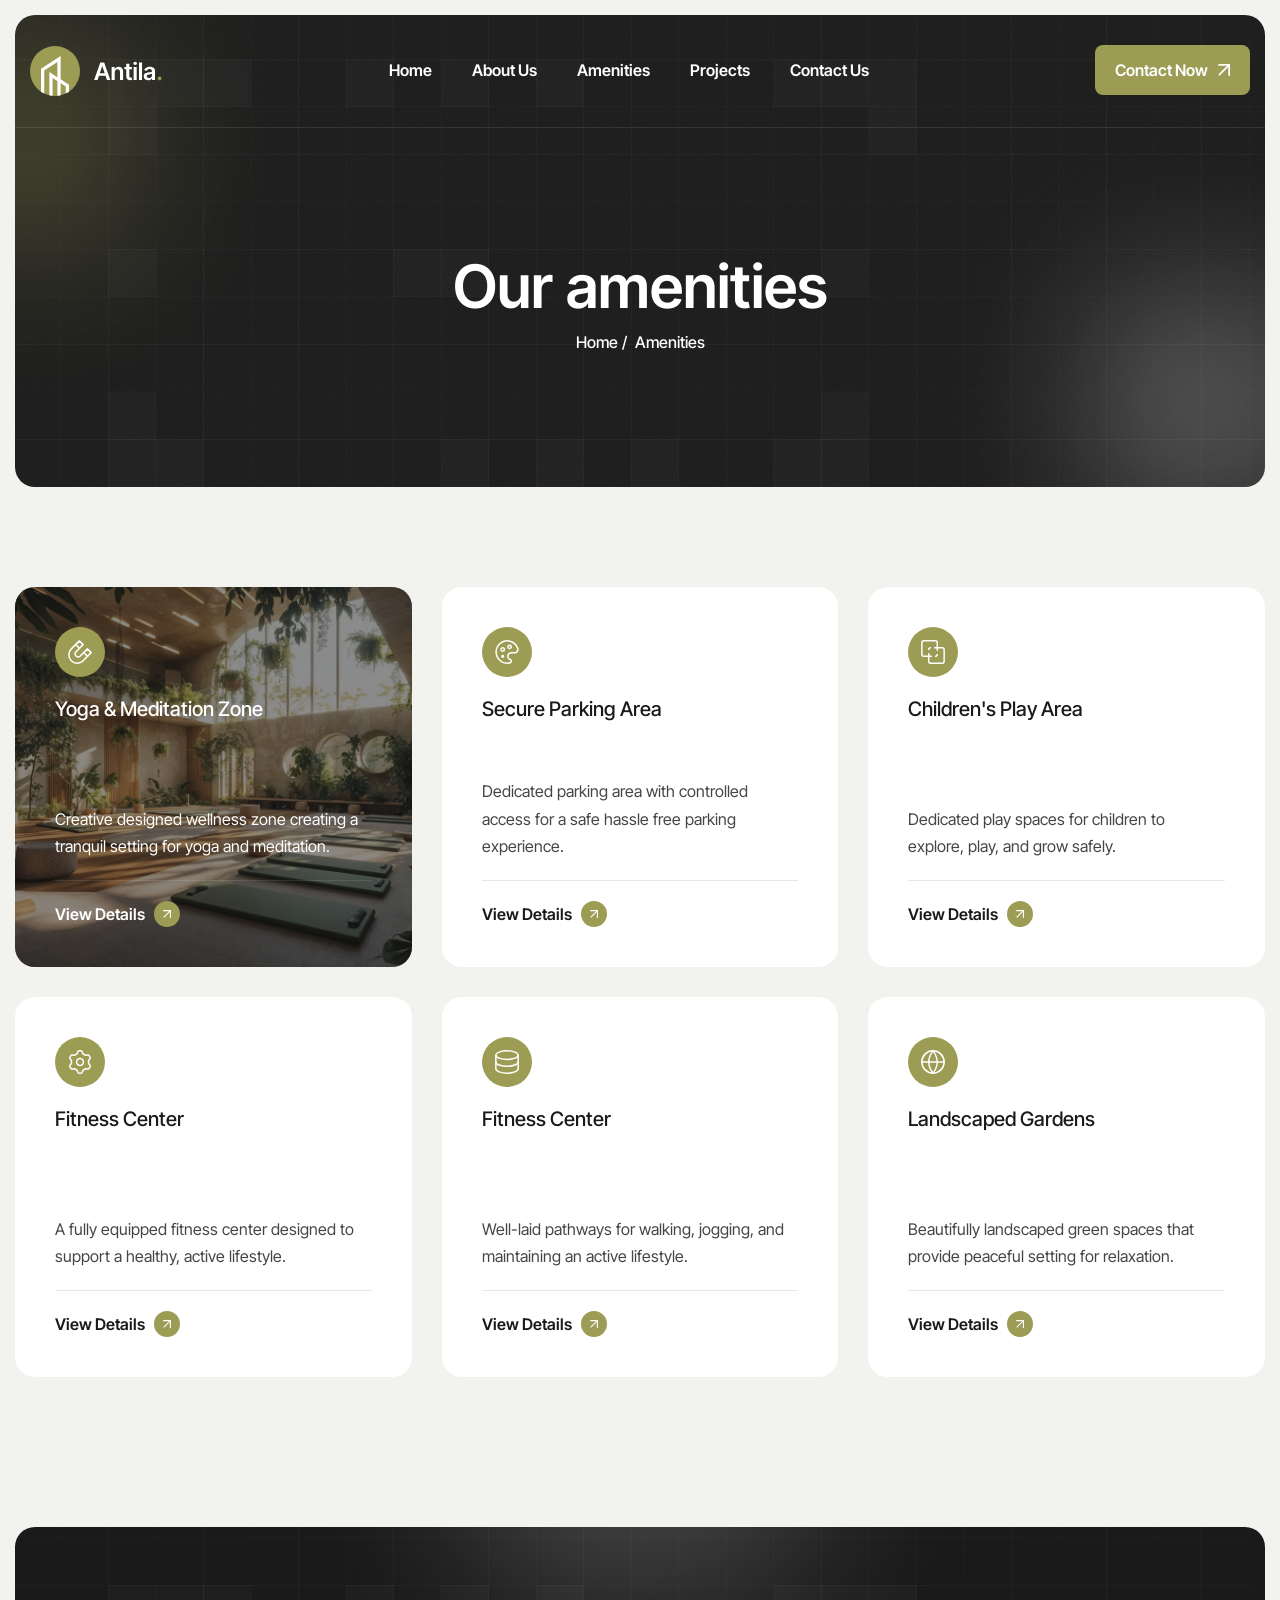
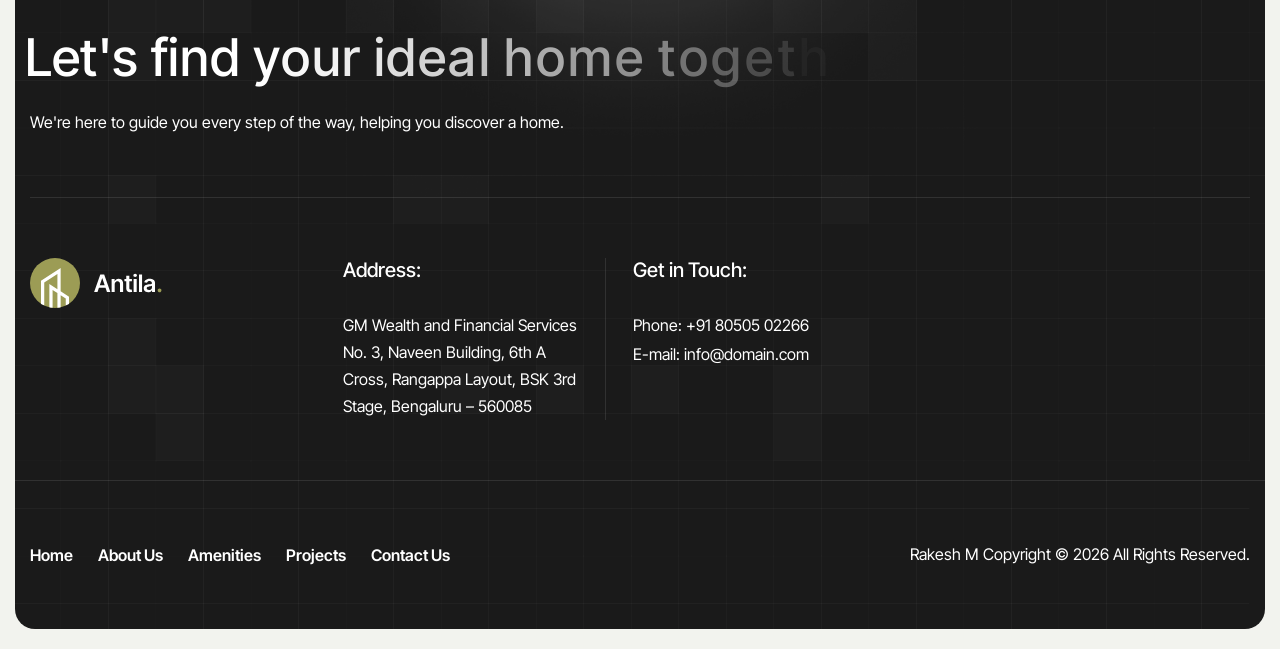
<file: amenities.html>
<!doctype html>
<html lang="zxx">
  <!-- Mirrored from html.awaikenthemes.com/antila/amenities.html by HTTrack Website Copier/3.x [XR&CO'2014], Wed, 28 Jan 2026 15:28:40 GMT -->
  <head>
    <!-- Meta -->
    <meta charset="utf-8" />
    <meta http-equiv="X-UA-Compatible" content="IE=edge" />
    <meta
      name="viewport"
      content="width=device-width, initial-scale=1.0, maximum-scale=1"
    />
    <meta name="description" content="" />
    <meta name="keywords" content="" />
    <meta name="author" content="Awaiken" />
    <!-- Page Title -->
    <title>Real Estate</title>
    <!-- Favicon Icon -->
    <link rel="shortcut icon" type="image/x-icon" href="images/favicon.png" />
    <!-- Google Fonts Css-->
    <link rel="preconnect" href="https://fonts.googleapis.com/" />
    <link rel="preconnect" href="https://fonts.gstatic.com/" crossorigin />
    <link
      href="https://fonts.googleapis.com/css2?family=Inter+Tight:ital,wght@0,100..900;1,100..900&amp;display=swap"
      rel="stylesheet"
    />
    <!-- Bootstrap Css -->
    <link href="css/bootstrap.min.css" rel="stylesheet" media="screen" />
    <!-- SlickNav Css -->
    <link href="css/slicknav.min.css" rel="stylesheet" />
    <!-- Swiper Css -->
    <link rel="stylesheet" href="css/swiper-bundle.min.css" />
    <!-- Font Awesome Icon Css-->
    <link href="css/all.min.css" rel="stylesheet" media="screen" />
    <!-- Animated Css -->
    <link href="css/animate.css" rel="stylesheet" />
    <!-- Magnific Popup Core Css File -->
    <link rel="stylesheet" href="css/magnific-popup.css" />
    <!-- Mouse Cursor Css File -->
    <link rel="stylesheet" href="css/mousecursor.css" />
    <!-- Main Custom Css -->
    <link href="css/custom.css" rel="stylesheet" media="screen" />
  </head>
  <body>
    <!-- Preloader Start -->
    <div class="preloader">
      <div class="loading-container">
        <div class="loading"></div>
        <div id="loading-icon"><img src="images/loader.svg" alt="" /></div>
      </div>
    </div>
    <!-- Preloader End -->

    <!-- Header Start -->
    <header class="main-header">
      <div class="header-sticky">
        <nav class="navbar navbar-expand-lg">
          <div class="container">
            <!-- Logo Start -->
            <a class="navbar-brand" href="index.html">
              <img src="images/logo.svg" alt="Logo" />
            </a>
            <!-- Logo End -->

            <!-- Main Menu Start -->
            <div class="collapse navbar-collapse main-menu">
              <div class="nav-menu-wrapper">
                <ul class="navbar-nav mr-auto" id="menu">
                  <li class="nav-item submenu">
                    <a class="nav-link" href="index.html">Home</a>
                  </li>
                  <li class="nav-item">
                    <a class="nav-link" href="about.html">About Us</a>
                  </li>
                  <li class="nav-item">
                    <a class="nav-link" href="amenities.html">Amenities</a>
                  </li>
                  <li class="nav-item">
                    <a class="nav-link" href="projects.html">Projects</a>
                  </li>

                  <li class="nav-item">
                    <a class="nav-link" href="contact.html">Contact Us</a>
                  </li>
                </ul>
              </div>

              <!-- Header Btn Start -->
              <div class="header-btn">
                <a href="contact.html" class="btn-default btn-highlighted"
                  >Contact Now</a
                >
              </div>
              <!-- Header Btn End -->
            </div>
            <!-- Main Menu End -->
            <div class="navbar-toggle"></div>
          </div>
        </nav>
        <div class="responsive-menu"></div>
      </div>
    </header>
    <!-- Header End -->

    <!-- Page Header Section Start -->
    <div class="page-header dark-section">
      <div class="container">
        <div class="row">
          <div class="col-lg-12">
            <!-- Page Header Box Start -->
            <div class="page-header-box">
              <h1 class="text-anime-style-3" data-cursor="-opaque">
                Our amenities
              </h1>
              <nav class="wow fadeInUp">
                <ol class="breadcrumb">
                  <li class="breadcrumb-item">
                    <a href="index.html">home / </a>
                  </li>
                  <li class="breadcrumb-item active" aria-current="page">
                    amenities
                  </li>
                </ol>
              </nav>
            </div>
            <!-- Page Header Box End -->
          </div>
        </div>
      </div>
    </div>
    <!-- Page Header Section End -->

    <!-- Page Amenities Start -->
    <div class="page-amenities">
      <div class="container">
        <div class="row amenity-item-list">
          <div class="col-xl-4 col-md-6">
            <!-- Amenity Item Start -->
            <div class="amenity-item active wow fadeInUp">
              <!-- Amenity Item Image Start -->
              <div class="amenity-item-image">
                <figure>
                  <img src="images/amenity-image-1.jpg" alt="" />
                </figure>
              </div>
              <!-- Amenity Item Image End -->

              <!-- Amenity Item Content Box Start -->
              <div class="amenity-item-content-box">
                <!-- Amenity Item Header Start -->
                <div class="amenity-item-header">
                  <div class="icon-box">
                    <img src="images/icon-amenity-item-1.svg" alt="" />
                  </div>
                  <div class="amenity-item-content">
                    <h2>
                      <a href="amenity-single.html">Yoga & Meditation Zone</a>
                    </h2>
                  </div>
                </div>
                <!-- Amenity Item Header End -->

                <!-- Amenity Item Body Start -->
                <div class="amenity-item-body">
                  <!-- Amenity Item Content Start -->
                  <div class="amenity-item-content">
                    <p>
                      Creative designed wellness zone creating a tranquil
                      setting for yoga and meditation.
                    </p>
                  </div>
                  <!-- Amenity Item Content End -->

                  <!-- Amenity Item Button Start -->
                  <div class="amenity-item-btn">
                    <a href="amenity-single.html" class="readmore-btn"
                      >View Details</a
                    >
                  </div>
                  <!-- Amenity Item Button End -->
                </div>
                <!-- Amenity Item Body End -->
              </div>
              <!-- Amenity Item Content Box End -->
            </div>
            <!-- Amenity Item End -->
          </div>

          <div class="col-xl-4 col-md-6">
            <!-- Amenity Item Start -->
            <div class="amenity-item wow fadeInUp" data-wow-delay="0.2s">
              <!-- Amenity Item Image Start -->
              <div class="amenity-item-image">
                <figure>
                  <img src="images/amenity-image-2.jpg" alt="" />
                </figure>
              </div>
              <!-- Amenity Item Image End -->

              <!-- Amenity Item Content Box Start -->
              <div class="amenity-item-content-box">
                <!-- Amenity Item Header Start -->
                <div class="amenity-item-header">
                  <div class="icon-box">
                    <img src="images/icon-amenity-item-2.svg" alt="" />
                  </div>
                  <div class="amenity-item-content">
                    <h2>
                      <a href="amenity-single.html">Secure Parking Area</a>
                    </h2>
                  </div>
                </div>
                <!-- Amenity Item Header End -->

                <!-- Amenity Item Body Start -->
                <div class="amenity-item-body">
                  <!-- Amenity Item Content Start -->
                  <div class="amenity-item-content">
                    <p>
                      Dedicated parking area with controlled access for a safe
                      hassle free parking experience.
                    </p>
                  </div>
                  <!-- Amenity Item Content End -->

                  <!-- Amenity Item Button Start -->
                  <div class="amenity-item-btn">
                    <a href="amenity-single.html" class="readmore-btn"
                      >View Details</a
                    >
                  </div>
                  <!-- Amenity Item Button End -->
                </div>
                <!-- Amenity Item Body End -->
              </div>
              <!-- Amenity Item Content Box End -->
            </div>
            <!-- Amenity Item End -->
          </div>

          <div class="col-xl-4 col-md-6">
            <!-- Amenity Item Start -->
            <div class="amenity-item wow fadeInUp" data-wow-delay="0.4s">
              <!-- Amenity Item Image Start -->
              <div class="amenity-item-image">
                <figure>
                  <img src="images/amenity-image-3.jpg" alt="" />
                </figure>
              </div>
              <!-- Amenity Item Image End -->

              <!-- Amenity Item Content Box Start -->
              <div class="amenity-item-content-box">
                <!-- Amenity Item Header Start -->
                <div class="amenity-item-header">
                  <div class="icon-box">
                    <img src="images/icon-amenity-item-3.svg" alt="" />
                  </div>
                  <div class="amenity-item-content">
                    <h2>
                      <a href="amenity-single.html">Children's Play Area</a>
                    </h2>
                  </div>
                </div>
                <!-- Amenity Item Header End -->

                <!-- Amenity Item Body Start -->
                <div class="amenity-item-body">
                  <!-- Amenity Item Content Start -->
                  <div class="amenity-item-content">
                    <p>
                      Dedicated play spaces for children to explore, play, and
                      grow safely.
                    </p>
                  </div>
                  <!-- Amenity Item Content End -->

                  <!-- Amenity Item Button Start -->
                  <div class="amenity-item-btn">
                    <a href="amenity-single.html" class="readmore-btn"
                      >View Details</a
                    >
                  </div>
                  <!-- Amenity Item Button End -->
                </div>
                <!-- Amenity Item Body End -->
              </div>
              <!-- Amenity Item Content Box End -->
            </div>
            <!-- Amenity Item End -->
          </div>

          <div class="col-xl-4 col-md-6">
            <!-- Amenity Item Start -->
            <div class="amenity-item wow fadeInUp" data-wow-delay="0.6s">
              <!-- Amenity Item Image Start -->
              <div class="amenity-item-image">
                <figure>
                  <img src="images/amenity-image-4.jpg" alt="" />
                </figure>
              </div>
              <!-- Amenity Item Image End -->

              <!-- Amenity Item Content Box Start -->
              <div class="amenity-item-content-box">
                <!-- Amenity Item Header Start -->
                <div class="amenity-item-header">
                  <div class="icon-box">
                    <img src="images/icon-amenity-item-4.svg" alt="" />
                  </div>
                  <div class="amenity-item-content">
                    <h2><a href="amenity-single.html">Fitness Center</a></h2>
                  </div>
                </div>
                <!-- Amenity Item Header End -->

                <!-- Amenity Item Body Start -->
                <div class="amenity-item-body">
                  <!-- Amenity Item Content Start -->
                  <div class="amenity-item-content">
                    <p>
                      A fully equipped fitness center designed to support a
                      healthy, active lifestyle.
                    </p>
                  </div>
                  <!-- Amenity Item Content End -->

                  <!-- Amenity Item Button Start -->
                  <div class="amenity-item-btn">
                    <a href="amenity-single.html" class="readmore-btn"
                      >View Details</a
                    >
                  </div>
                  <!-- Amenity Item Button End -->
                </div>
                <!-- Amenity Item Body End -->
              </div>
              <!-- Amenity Item Content Box End -->
            </div>
            <!-- Amenity Item End -->
          </div>

          <div class="col-xl-4 col-md-6">
            <!-- Amenity Item Start -->
            <div class="amenity-item wow fadeInUp" data-wow-delay="0.8s">
              <!-- Amenity Item Image Start -->
              <div class="amenity-item-image">
                <figure>
                  <img src="images/amenity-image-5.jpg" alt="" />
                </figure>
              </div>
              <!-- Amenity Item Image End -->

              <!-- Amenity Item Content Box Start -->
              <div class="amenity-item-content-box">
                <!-- Amenity Item Header Start -->
                <div class="amenity-item-header">
                  <div class="icon-box">
                    <img src="images/icon-amenity-item-5.svg" alt="" />
                  </div>
                  <div class="amenity-item-content">
                    <h2><a href="amenity-single.html">Fitness Center</a></h2>
                  </div>
                </div>
                <!-- Amenity Item Header End -->

                <!-- Amenity Item Body Start -->
                <div class="amenity-item-body">
                  <!-- Amenity Item Content Start -->
                  <div class="amenity-item-content">
                    <p>
                      Well-laid pathways for walking, jogging, and maintaining
                      an active lifestyle.
                    </p>
                  </div>
                  <!-- Amenity Item Content End -->

                  <!-- Amenity Item Button Start -->
                  <div class="amenity-item-btn">
                    <a href="amenity-single.html" class="readmore-btn"
                      >View Details</a
                    >
                  </div>
                  <!-- Amenity Item Button End -->
                </div>
                <!-- Amenity Item Body End -->
              </div>
              <!-- Amenity Item Content Box End -->
            </div>
            <!-- Amenity Item End -->
          </div>

          <div class="col-xl-4 col-md-6">
            <!-- Amenity Item Start -->
            <div class="amenity-item wow fadeInUp" data-wow-delay="1s">
              <!-- Amenity Item Image Start -->
              <div class="amenity-item-image">
                <figure>
                  <img src="images/amenity-image-6.jpg" alt="" />
                </figure>
              </div>
              <!-- Amenity Item Image End -->

              <!-- Amenity Item Content Box Start -->
              <div class="amenity-item-content-box">
                <!-- Amenity Item Header Start -->
                <div class="amenity-item-header">
                  <div class="icon-box">
                    <img src="images/icon-amenity-item-6.svg" alt="" />
                  </div>
                  <div class="amenity-item-content">
                    <h2>
                      <a href="amenity-single.html">Landscaped Gardens</a>
                    </h2>
                  </div>
                </div>
                <!-- Amenity Item Header End -->

                <!-- Amenity Item Body Start -->
                <div class="amenity-item-body">
                  <!-- Amenity Item Content Start -->
                  <div class="amenity-item-content">
                    <p>
                      Beautifully landscaped green spaces that provide peaceful
                      setting for relaxation.
                    </p>
                  </div>
                  <!-- Amenity Item Content End -->

                  <!-- Amenity Item Button Start -->
                  <div class="amenity-item-btn">
                    <a href="amenity-single.html" class="readmore-btn"
                      >View Details</a
                    >
                  </div>
                  <!-- Amenity Item Button End -->
                </div>
                <!-- Amenity Item Body End -->
              </div>
              <!-- Amenity Item Content Box End -->
            </div>
            <!-- Amenity Item End -->
          </div>
        </div>
      </div>
    </div>
    <!-- Page Amenities End -->

    <!-- Main Footer Start -->
    <footer
      class="main-footer-moon bg-section dark-section"
      style="margin-top: 50px"
    >
      <div class="container">
        <div class="row">
          <div class="col-lg-12">
            <!-- Footer Header Start -->
            <div class="footer-header-moon">
              <!-- Section Title Start -->
              <div class="section-title">
                <h2 class="text-anime-style-3" data-cursor="-opaque">
                  Let's find your ideal home together
                </h2>
                <p class="wow fadeInUp" data-wow-delay="0.2s">
                  We're here to guide you every step of the way, helping you
                  discover a home.
                </p>
              </div>
              <!-- Section Title End -->
            </div>
            <!-- Footer Header End -->
          </div>

          <div class="col-xl-3">
            <!-- About Footer Start -->
            <div class="about-footer-moon">
              <!-- Footer Logo Start -->
              <div class="footer-logo-moon">
                <img src="images/logo.svg" alt="" />
              </div>
              <!-- Footer Logo End -->
            </div>
            <!-- About Footer End -->
          </div>

          <div class="col-xl-9">
            <!-- Footer Links Box Start -->
            <div class="footer-contact-box-moon">
              <!-- Footer Contact Item Start -->
              <div class="footer-contact-item-moon">
                <h3>Address:</h3>
                <p>
                  GM Wealth and Financial Services<br />
                  No. 3, Naveen Building, 6th A Cross, Rangappa Layout, BSK 3rd
                  Stage, Bengaluru – 560085
                </p>
              </div>
              <!-- Footer Contact Item End -->

              <!-- Footer Contact Item Start -->
              <div class="footer-contact-item-moon">
                <h3>Get in Touch:</h3>
                <p>Phone: <a href="tel:80505 02266">+91 80505 02266</a></p>
                <p>
                  E-mail: <a href="mailto:info@domai.com">info@domain.com</a>
                </p>
              </div>
              <!-- Footer Contact Item End -->
            </div>
            <!-- Footer Body End -->
          </div>
        </div>
      </div>

      <!-- Footer Copyright Start -->
      <div class="footer-copyright-moon">
        <div class="container">
          <div class="row">
            <div class="col-lg-12">
              <!-- Footer Copyright Box Start -->
              <div class="footer-copyright-box-moon">
                <!-- Footer Menu Start -->
                <div class="footer-menu-moon">
                  <ul>
                    <li><a href="index-3.html">home</a></li>
                    <li><a href="about.html">about Us</a></li>
                    <li><a href="amenities.html">Amenities</a></li>
                    <li><a href="projects.html">Projects</a></li>
                    <li><a href="contact.html">contact Us</a></li>
                  </ul>
                </div>
                <!-- Footer Menu End -->

                <!-- Footer Copyright Text Start -->
                <div class="footer-copyright-text-moon">
                  <p>Rakesh M Copyright © 2026 All Rights Reserved.</p>
                </div>
                <!-- Footer Copyright Text End -->
              </div>
              <!-- Footer Copyright Box End -->
            </div>
          </div>
        </div>
      </div>
      <!-- Footer Copyright End -->
    </footer>
    <!-- Main Footer End -->

    <!-- Jquery Library File -->
    <script src="js/jquery-3.7.1.min.js"></script>
    <!-- Bootstrap js file -->
    <script src="js/bootstrap.min.js"></script>
    <!-- Validator js file -->
    <script src="js/validator.min.js"></script>
    <!-- SlickNav js file -->
    <script src="js/jquery.slicknav.js"></script>
    <!-- Swiper js file -->
    <script src="js/swiper-bundle.min.js"></script>
    <!-- Counter js file -->
    <script src="js/jquery.waypoints.min.js"></script>
    <script src="js/jquery.counterup.min.js"></script>
    <!-- Magnific js file -->
    <script src="js/jquery.magnific-popup.min.js"></script>
    <!-- SmoothScroll -->
    <script src="js/SmoothScroll.js"></script>
    <!-- Parallax js -->
    <script src="js/parallaxie.js"></script>
    <!-- MagicCursor js file -->
    <script src="js/gsap.min.js"></script>
    <script src="js/magiccursor.js"></script>
    <!-- Text Effect js file -->
    <script src="js/SplitText.min.js"></script>
    <script src="js/ScrollTrigger.min.js"></script>
    <!-- YTPlayer js File -->
    <script src="js/jquery.mb.YTPlayer.min.js"></script>
    <!-- Wow js file -->
    <script src="js/wow.min.js"></script>
    <!-- Main Custom js file -->
    <script src="js/function.js"></script>
  </body>

  <!-- Mirrored from html.awaikenthemes.com/antila/amenities.html by HTTrack Website Copier/3.x [XR&CO'2014], Wed, 28 Jan 2026 15:28:41 GMT -->
</html>
</file>
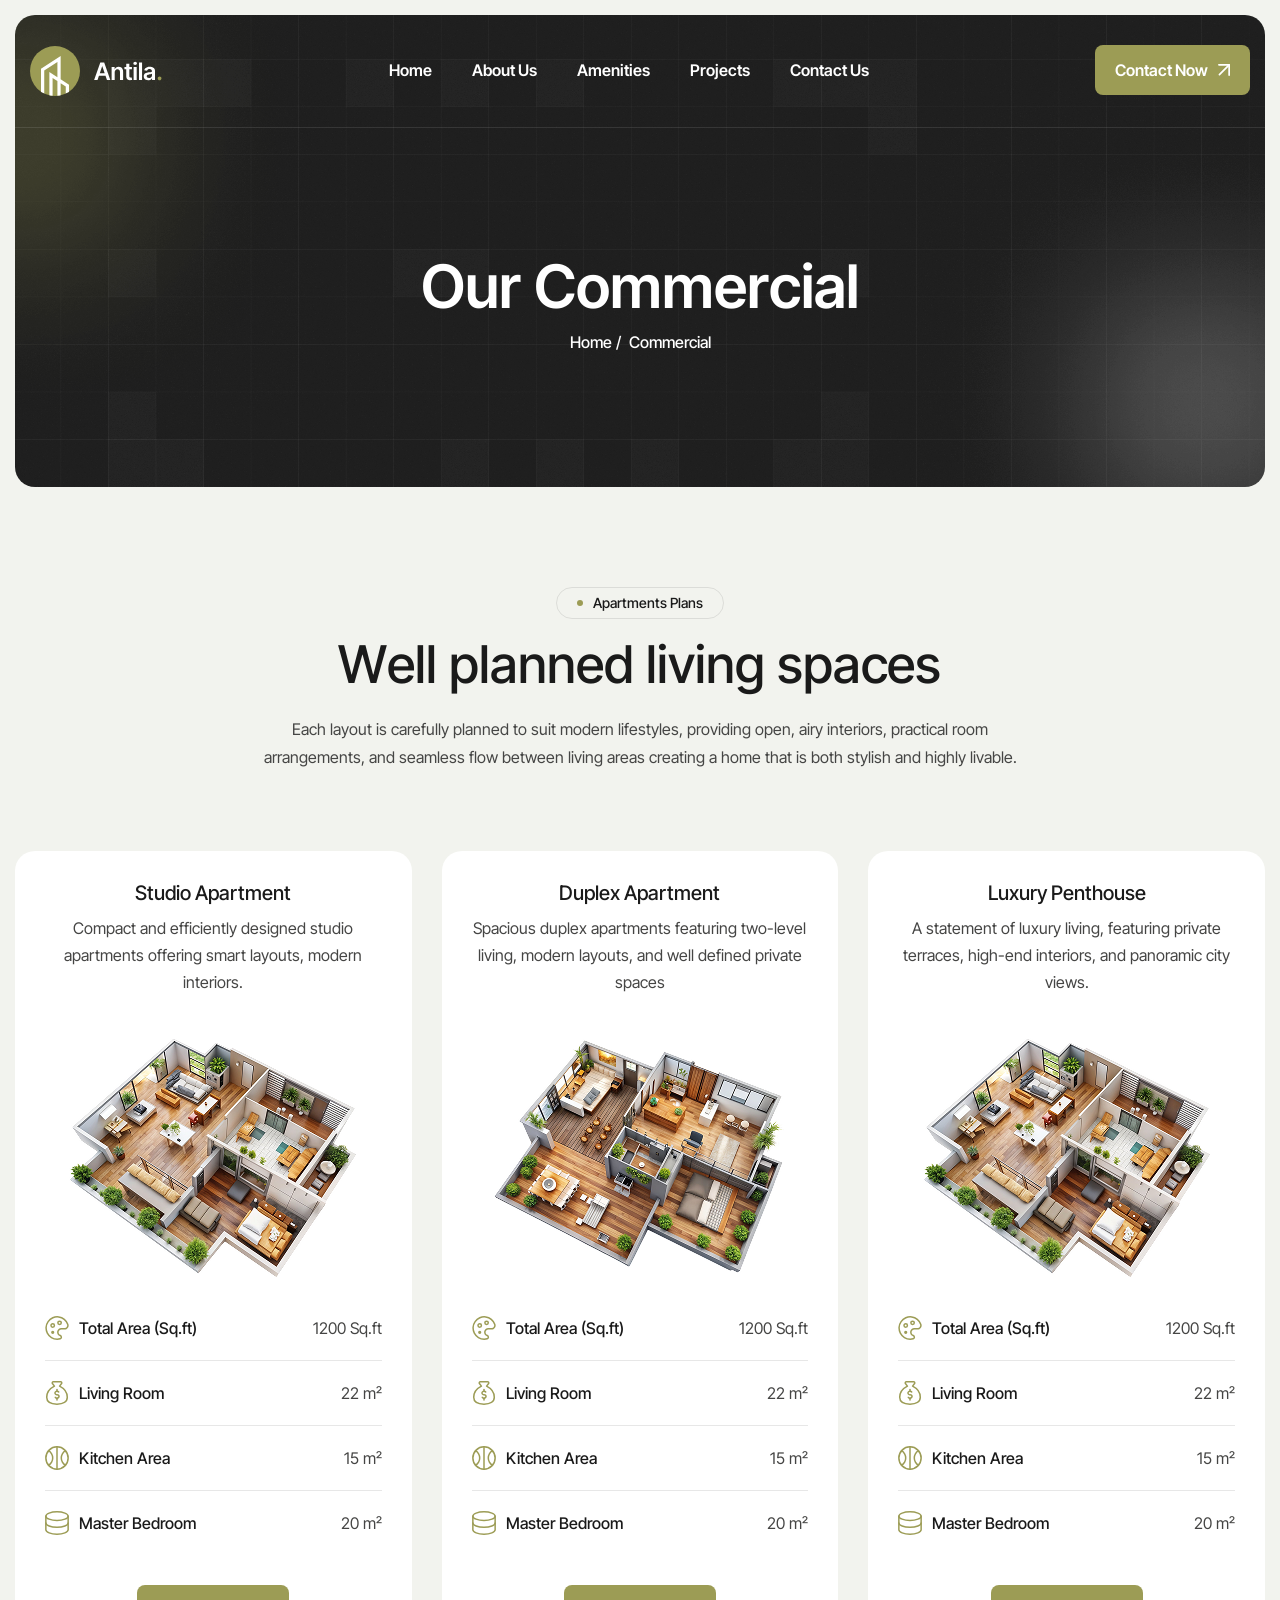
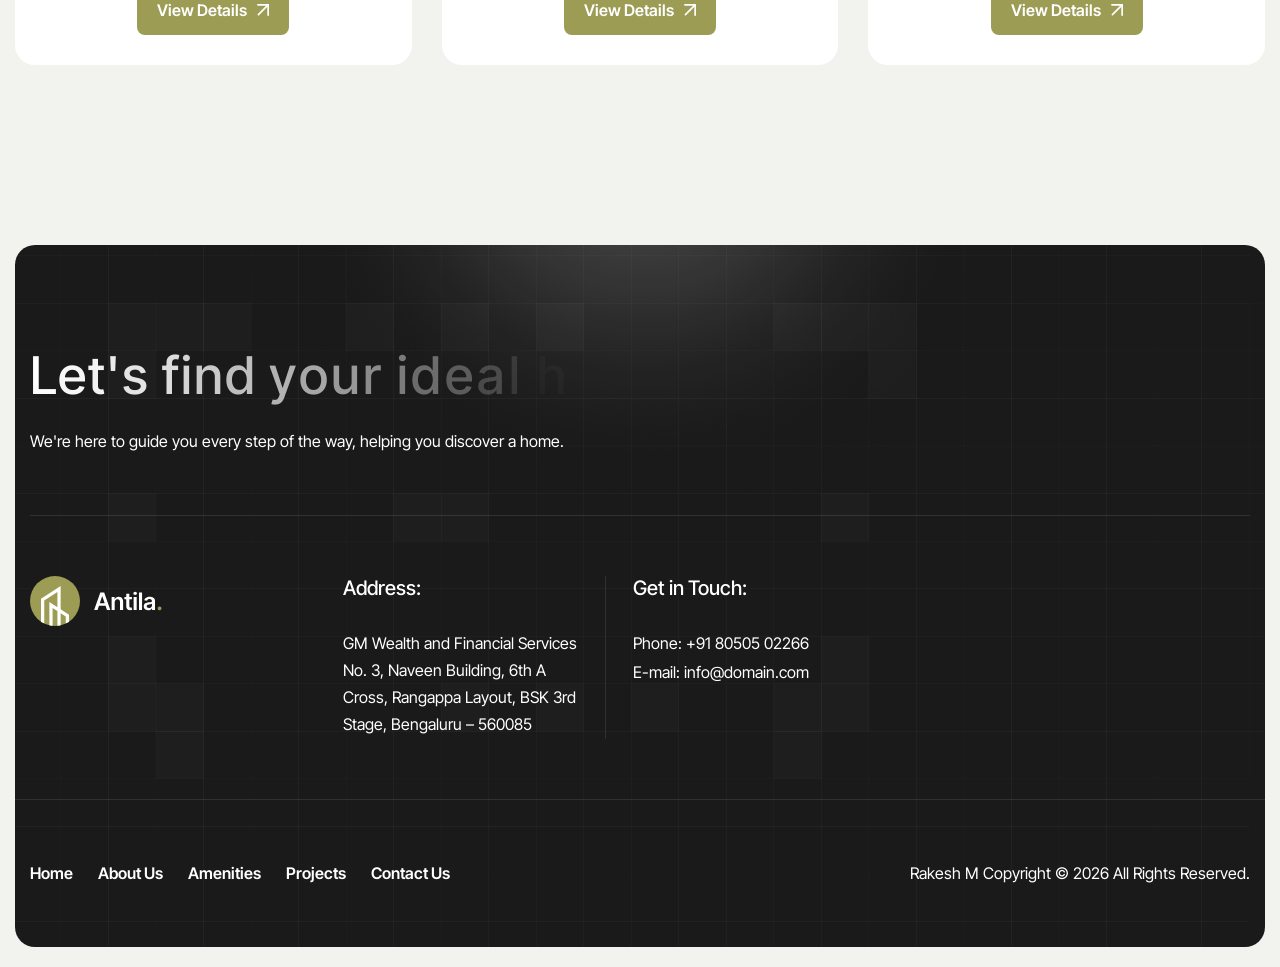
<file: commercial.html>
<!doctype html>
<html lang="zxx">
  <!-- Mirrored from html.awaikenthemes.com/antila/amenities.html by HTTrack Website Copier/3.x [XR&CO'2014], Wed, 28 Jan 2026 15:28:40 GMT -->
  <head>
    <!-- Meta -->
    <meta charset="utf-8" />
    <meta http-equiv="X-UA-Compatible" content="IE=edge" />
    <meta
      name="viewport"
      content="width=device-width, initial-scale=1.0, maximum-scale=1"
    />
    <meta name="description" content="" />
    <meta name="keywords" content="" />
    <meta name="author" content="Awaiken" />
    <!-- Page Title -->
    <title>Real Estate</title>
    <!-- Favicon Icon -->
    <link rel="shortcut icon" type="image/x-icon" href="images/favicon.png" />
    <!-- Google Fonts Css-->
    <link rel="preconnect" href="https://fonts.googleapis.com/" />
    <link rel="preconnect" href="https://fonts.gstatic.com/" crossorigin />
    <link
      href="https://fonts.googleapis.com/css2?family=Inter+Tight:ital,wght@0,100..900;1,100..900&amp;display=swap"
      rel="stylesheet"
    />
    <!-- Bootstrap Css -->
    <link href="css/bootstrap.min.css" rel="stylesheet" media="screen" />
    <!-- SlickNav Css -->
    <link href="css/slicknav.min.css" rel="stylesheet" />
    <!-- Swiper Css -->
    <link rel="stylesheet" href="css/swiper-bundle.min.css" />
    <!-- Font Awesome Icon Css-->
    <link href="css/all.min.css" rel="stylesheet" media="screen" />
    <!-- Animated Css -->
    <link href="css/animate.css" rel="stylesheet" />
    <!-- Magnific Popup Core Css File -->
    <link rel="stylesheet" href="css/magnific-popup.css" />
    <!-- Mouse Cursor Css File -->
    <link rel="stylesheet" href="css/mousecursor.css" />
    <!-- Main Custom Css -->
    <link href="css/custom.css" rel="stylesheet" media="screen" />
  </head>
  <body>
    <!-- Preloader Start -->
    <div class="preloader">
      <div class="loading-container">
        <div class="loading"></div>
        <div id="loading-icon"><img src="images/loader.svg" alt="" /></div>
      </div>
    </div>
    <!-- Preloader End -->

    <!-- Header Start -->
    <header class="main-header">
      <div class="header-sticky">
        <nav class="navbar navbar-expand-lg">
          <div class="container">
            <!-- Logo Start -->
            <a class="navbar-brand" href="index.html">
              <img src="images/logo.svg" alt="Logo" />
            </a>
            <!-- Logo End -->

            <!-- Main Menu Start -->
            <div class="collapse navbar-collapse main-menu">
              <div class="nav-menu-wrapper">
                <ul class="navbar-nav mr-auto" id="menu">
                  <li class="nav-item submenu">
                    <a class="nav-link" href="index.html">Home</a>
                  </li>
                  <li class="nav-item">
                    <a class="nav-link" href="about.html">About Us</a>
                  </li>
                  <li class="nav-item">
                    <a class="nav-link" href="amenities.html">Amenities</a>
                  </li>
                  <li class="nav-item">
                    <a class="nav-link" href="projects.html">Projects</a>
                  </li>

                  <li class="nav-item">
                    <a class="nav-link" href="contact.html">Contact Us</a>
                  </li>
                </ul>
              </div>

              <!-- Header Btn Start -->
              <div class="header-btn">
                <a href="contact.html" class="btn-default btn-highlighted"
                  >Contact Now</a
                >
              </div>
              <!-- Header Btn End -->
            </div>
            <!-- Main Menu End -->
            <div class="navbar-toggle"></div>
          </div>
        </nav>
        <div class="responsive-menu"></div>
      </div>
    </header>
    <!-- Header End -->

    <!-- Page Header Section Start -->
    <div class="page-header dark-section">
      <div class="container">
        <div class="row">
          <div class="col-lg-12">
            <!-- Page Header Box Start -->
            <div class="page-header-box">
              <h1 class="text-anime-style-3" data-cursor="-opaque">
                Our Commercial
              </h1>
              <nav class="wow fadeInUp">
                <ol class="breadcrumb">
                  <li class="breadcrumb-item">
                    <a href="index.html">home / </a>
                  </li>
                  <li class="breadcrumb-item active" aria-current="page">
                    commercial
                  </li>
                </ol>
              </nav>
            </div>
            <!-- Page Header Box End -->
          </div>
        </div>
      </div>
    </div>
    <!-- Page Header Section End -->

    <!-- Apartments Plans Section Start -->
    <div class="apartments-plans">
      <div class="container">
        <div class="row section-row">
          <div class="col-xl-12">
            <!-- Section Title Start -->
            <div class="section-title section-title-center">
              <span class="section-sub-title wow fadeInUp"
                >Apartments Plans</span
              >
              <h2 class="text-anime-style-3" data-cursor="-opaque">
                Well planned living spaces
              </h2>
              <p class="wow fadeInUp" data-wow-delay="0.2s">
                Each layout is carefully planned to suit modern lifestyles,
                providing open, airy interiors, practical room arrangements, and
                seamless flow between living areas creating a home that is both
                stylish and highly livable.
              </p>
            </div>
            <!-- Section Title End -->
          </div>
        </div>

        <div class="row">
          <div class="col-xl-4 col-md-6">
            <!-- Apartments Plan Item Start -->
            <div class="apartments-plan-item wow fadeInUp">
              <!-- Apartments Plan Item Content Start -->
              <div class="apartments-plan-item-content">
                <h3>Studio Apartment</h3>
                <p>
                  Compact and efficiently designed studio apartments offering
                  smart layouts, modern interiors.
                </p>
              </div>
              <!-- Apartments Plan Item Content End -->

              <!-- Apartments Plan Item Image Start -->
              <div class="apartments-plan-item-image">
                <figure>
                  <img src="images/apartments-plan-item-image-1.png" alt="" />
                </figure>
              </div>
              <!-- Apartments Plan Item Image End -->

              <!-- Apartments Amenity List Start -->
              <div class="apartments-plan-item-list">
                <ul>
                  <li>
                    <span
                      ><img
                        src="images/icon-apartments-amenity-1.svg"
                        alt=""
                      />Total Area (Sq.ft)</span
                    >1200 Sq.ft
                  </li>
                  <li>
                    <span
                      ><img
                        src="images/icon-apartments-amenity-2.svg"
                        alt=""
                      />Living Room</span
                    >22 m²
                  </li>
                  <li>
                    <span
                      ><img
                        src="images/icon-apartments-amenity-3.svg"
                        alt=""
                      />Kitchen Area</span
                    >15 m²
                  </li>
                  <li>
                    <span
                      ><img
                        src="images/icon-apartments-amenity-4.svg"
                        alt=""
                      />Master Bedroom</span
                    >20 m²
                  </li>
                </ul>
              </div>
              <!-- Apartments Amenity List End -->
              <button
                class="btn-default btn-highlighted view-details-btn"
                data-title="Studio Apartment"
                data-desc="Compact and efficiently designed studio apartments offering smart layouts."
                data-images='["images/apartments-plan-item-image-1.png","images/apartments-plan-item-image-2.png","images/apartments-plan-item-image-1.png"]'
              >
                View Details
              </button>
            </div>
            <!-- Apartments Plan Item End -->
          </div>

          <div class="col-xl-4 col-md-6">
            <!-- Apartments Plan Item Start -->
            <div
              class="apartments-plan-item wow fadeInUp"
              data-wow-delay="0.2s"
            >
              <!-- Apartments Plan Item Content Start -->
              <div class="apartments-plan-item-content">
                <h3>Duplex Apartment</h3>
                <p>
                  Spacious duplex apartments featuring two-level living, modern
                  layouts, and well defined private spaces
                </p>
              </div>
              <!-- Apartments Plan Item Content End -->

              <!-- Apartments Plan Item Image Start -->
              <div class="apartments-plan-item-image">
                <figure>
                  <img src="images/apartments-plan-item-image-2.png" alt="" />
                </figure>
              </div>
              <!-- Apartments Plan Item Image End -->

              <!-- Apartments Amenity List Start -->
              <div class="apartments-plan-item-list">
                <ul>
                  <li>
                    <span
                      ><img
                        src="images/icon-apartments-amenity-1.svg"
                        alt=""
                      />Total Area (Sq.ft)</span
                    >1200 Sq.ft
                  </li>
                  <li>
                    <span
                      ><img
                        src="images/icon-apartments-amenity-2.svg"
                        alt=""
                      />Living Room</span
                    >22 m²
                  </li>
                  <li>
                    <span
                      ><img
                        src="images/icon-apartments-amenity-3.svg"
                        alt=""
                      />Kitchen Area</span
                    >15 m²
                  </li>
                  <li>
                    <span
                      ><img
                        src="images/icon-apartments-amenity-4.svg"
                        alt=""
                      />Master Bedroom</span
                    >20 m²
                  </li>
                </ul>
              </div>

              <!-- Apartments Amenity List End -->
              <button
                class="btn-default btn-highlighted view-details-btn"
                data-title="Duplex Apartment"
                data-desc="Spacious duplex apartments with two-level modern living."
                data-images='["images/apartments-plan-item-image-2.png","images/apartments-plan-item-image-1.png","images/apartments-plan-item-image-2.png"]'
              >
                View Details
              </button>
            </div>
            <!-- Apartments Plan Item End -->
          </div>

          <div class="col-xl-4 col-md-6">
            <!-- Apartments Plan Item Start -->
            <div
              class="apartments-plan-item wow fadeInUp"
              data-wow-delay="0.4s"
            >
              <!-- Apartments Plan Item Content Start -->
              <div class="apartments-plan-item-content">
                <h3>Luxury Penthouse</h3>
                <p>
                  A statement of luxury living, featuring private terraces,
                  high-end interiors, and panoramic city views.
                </p>
              </div>
              <!-- Apartments Plan Item Content End -->

              <!-- Apartments Plan Item Image Start -->
              <div class="apartments-plan-item-image">
                <figure>
                  <img src="images/apartments-plan-item-image-1.png" alt="" />
                </figure>
              </div>
              <!-- Apartments Plan Item Image End -->

              <!-- Apartments Amenity List Start -->
              <div class="apartments-plan-item-list">
                <ul>
                  <li>
                    <span
                      ><img
                        src="images/icon-apartments-amenity-1.svg"
                        alt=""
                      />Total Area (Sq.ft)</span
                    >1200 Sq.ft
                  </li>
                  <li>
                    <span
                      ><img
                        src="images/icon-apartments-amenity-2.svg"
                        alt=""
                      />Living Room</span
                    >22 m²
                  </li>
                  <li>
                    <span
                      ><img
                        src="images/icon-apartments-amenity-3.svg"
                        alt=""
                      />Kitchen Area</span
                    >15 m²
                  </li>
                  <li>
                    <span
                      ><img
                        src="images/icon-apartments-amenity-4.svg"
                        alt=""
                      />Master Bedroom</span
                    >20 m²
                  </li>
                </ul>
              </div>
              <!-- Apartments Amenity List End -->
              <button
                class="btn-default btn-highlighted view-details-btn"
                data-title="Luxury Penthouse"
                data-desc="High-end penthouse with private terrace and city views."
                data-images='["images/apartments-plan-item-image-1.png","images/apartments-plan-item-image-2.png","images/apartments-plan-item-image-1.png"]'
              >
                View Details
              </button>
            </div>
            <!-- Apartments Plan Item End -->
          </div>
        </div>
      </div>
    </div>
    <!-- Apartments Plans Section End -->

    <!-- Main Footer Start -->
    <footer
      class="main-footer-moon bg-section dark-section"
      style="margin-top: 50px"
    >
      <div class="container">
        <div class="row">
          <div class="col-lg-12">
            <!-- Footer Header Start -->
            <div class="footer-header-moon">
              <!-- Section Title Start -->
              <div class="section-title">
                <h2 class="text-anime-style-3" data-cursor="-opaque">
                  Let's find your ideal home together
                </h2>
                <p class="wow fadeInUp" data-wow-delay="0.2s">
                  We're here to guide you every step of the way, helping you
                  discover a home.
                </p>
              </div>
              <!-- Section Title End -->
            </div>
            <!-- Footer Header End -->
          </div>

          <div class="col-xl-3">
            <!-- About Footer Start -->
            <div class="about-footer-moon">
              <!-- Footer Logo Start -->
              <div class="footer-logo-moon">
                <img src="images/logo.svg" alt="" />
              </div>
              <!-- Footer Logo End -->
            </div>
            <!-- About Footer End -->
          </div>

          <div class="col-xl-9">
            <!-- Footer Links Box Start -->
            <div class="footer-contact-box-moon">
              <!-- Footer Contact Item Start -->
              <div class="footer-contact-item-moon">
                <h3>Address:</h3>
                <p>
                  GM Wealth and Financial Services<br />
                  No. 3, Naveen Building, 6th A Cross, Rangappa Layout, BSK 3rd
                  Stage, Bengaluru – 560085
                </p>
              </div>
              <!-- Footer Contact Item End -->

              <!-- Footer Contact Item Start -->
              <div class="footer-contact-item-moon">
                <h3>Get in Touch:</h3>
                <p>Phone: <a href="tel:80505 02266">+91 80505 02266</a></p>
                <p>
                  E-mail: <a href="mailto:info@domai.com">info@domain.com</a>
                </p>
              </div>
              <!-- Footer Contact Item End -->
            </div>
            <!-- Footer Body End -->
          </div>
        </div>
      </div>

      <!-- Footer Copyright Start -->
      <div class="footer-copyright-moon">
        <div class="container">
          <div class="row">
            <div class="col-lg-12">
              <!-- Footer Copyright Box Start -->
              <div class="footer-copyright-box-moon">
                <!-- Footer Menu Start -->
                <div class="footer-menu-moon">
                  <ul>
                    <li><a href="index-3.html">home</a></li>
                    <li><a href="about.html">about Us</a></li>
                    <li><a href="amenities.html">Amenities</a></li>
                    <li><a href="projects.html">Projects</a></li>
                    <li><a href="contact.html">contact Us</a></li>
                  </ul>
                </div>
                <!-- Footer Menu End -->

                <!-- Footer Copyright Text Start -->
                <div class="footer-copyright-text-moon">
                  <p>Rakesh M Copyright © 2026 All Rights Reserved.</p>
                </div>
                <!-- Footer Copyright Text End -->
              </div>
              <!-- Footer Copyright Box End -->
            </div>
          </div>
        </div>
      </div>
      <!-- Footer Copyright End -->
    </footer>
    <!-- Main Footer End -->

    <!-- Apartment Details Modal with Slider -->
    <div class="modal fade" id="apartmentModal" tabindex="-1">
      <div class="modal-dialog modal-xl modal-dialog-centered">
        <div class="modal-content">
          <div class="modal-header">
            <h5 class="modal-title" id="modalTitle"></h5>
            <button
              type="button"
              class="btn-close"
              data-bs-dismiss="modal"
            ></button>
          </div>

          <div class="modal-body">
            <!-- Swiper -->
            <div class="swiper apartmentSwiper">
              <div class="swiper-wrapper" id="modalSlider"></div>

              <!-- Controls -->
              <div class="swiper-button-next"></div>
              <div class="swiper-button-prev"></div>
              <div class="swiper-pagination"></div>
            </div>

            <p class="mt-3 text-center" id="modalDesc"></p>
          </div>
        </div>
      </div>
    </div>

    <!-- Jquery Library File -->
    <script src="js/jquery-3.7.1.min.js"></script>
    <!-- Bootstrap js file -->
    <script src="js/bootstrap.min.js"></script>
    <!-- Validator js file -->
    <script src="js/validator.min.js"></script>
    <!-- SlickNav js file -->
    <script src="js/jquery.slicknav.js"></script>
    <!-- Swiper js file -->
    <script src="js/swiper-bundle.min.js"></script>
    <!-- Counter js file -->
    <script src="js/jquery.waypoints.min.js"></script>
    <script src="js/jquery.counterup.min.js"></script>
    <!-- Magnific js file -->
    <script src="js/jquery.magnific-popup.min.js"></script>
    <!-- SmoothScroll -->
    <script src="js/SmoothScroll.js"></script>
    <!-- Parallax js -->
    <script src="js/parallaxie.js"></script>
    <!-- MagicCursor js file -->
    <script src="js/gsap.min.js"></script>
    <script src="js/magiccursor.js"></script>
    <!-- Text Effect js file -->
    <script src="js/SplitText.min.js"></script>
    <script src="js/ScrollTrigger.min.js"></script>
    <!-- YTPlayer js File -->
    <script src="js/jquery.mb.YTPlayer.min.js"></script>
    <!-- Wow js file -->
    <script src="js/wow.min.js"></script>
    <!-- Main Custom js file -->
    <script src="js/function.js"></script>
  </body>

  <!-- Mirrored from html.awaikenthemes.com/antila/amenities.html by HTTrack Website Copier/3.x [XR&CO'2014], Wed, 28 Jan 2026 15:28:41 GMT -->
</html>
</file>
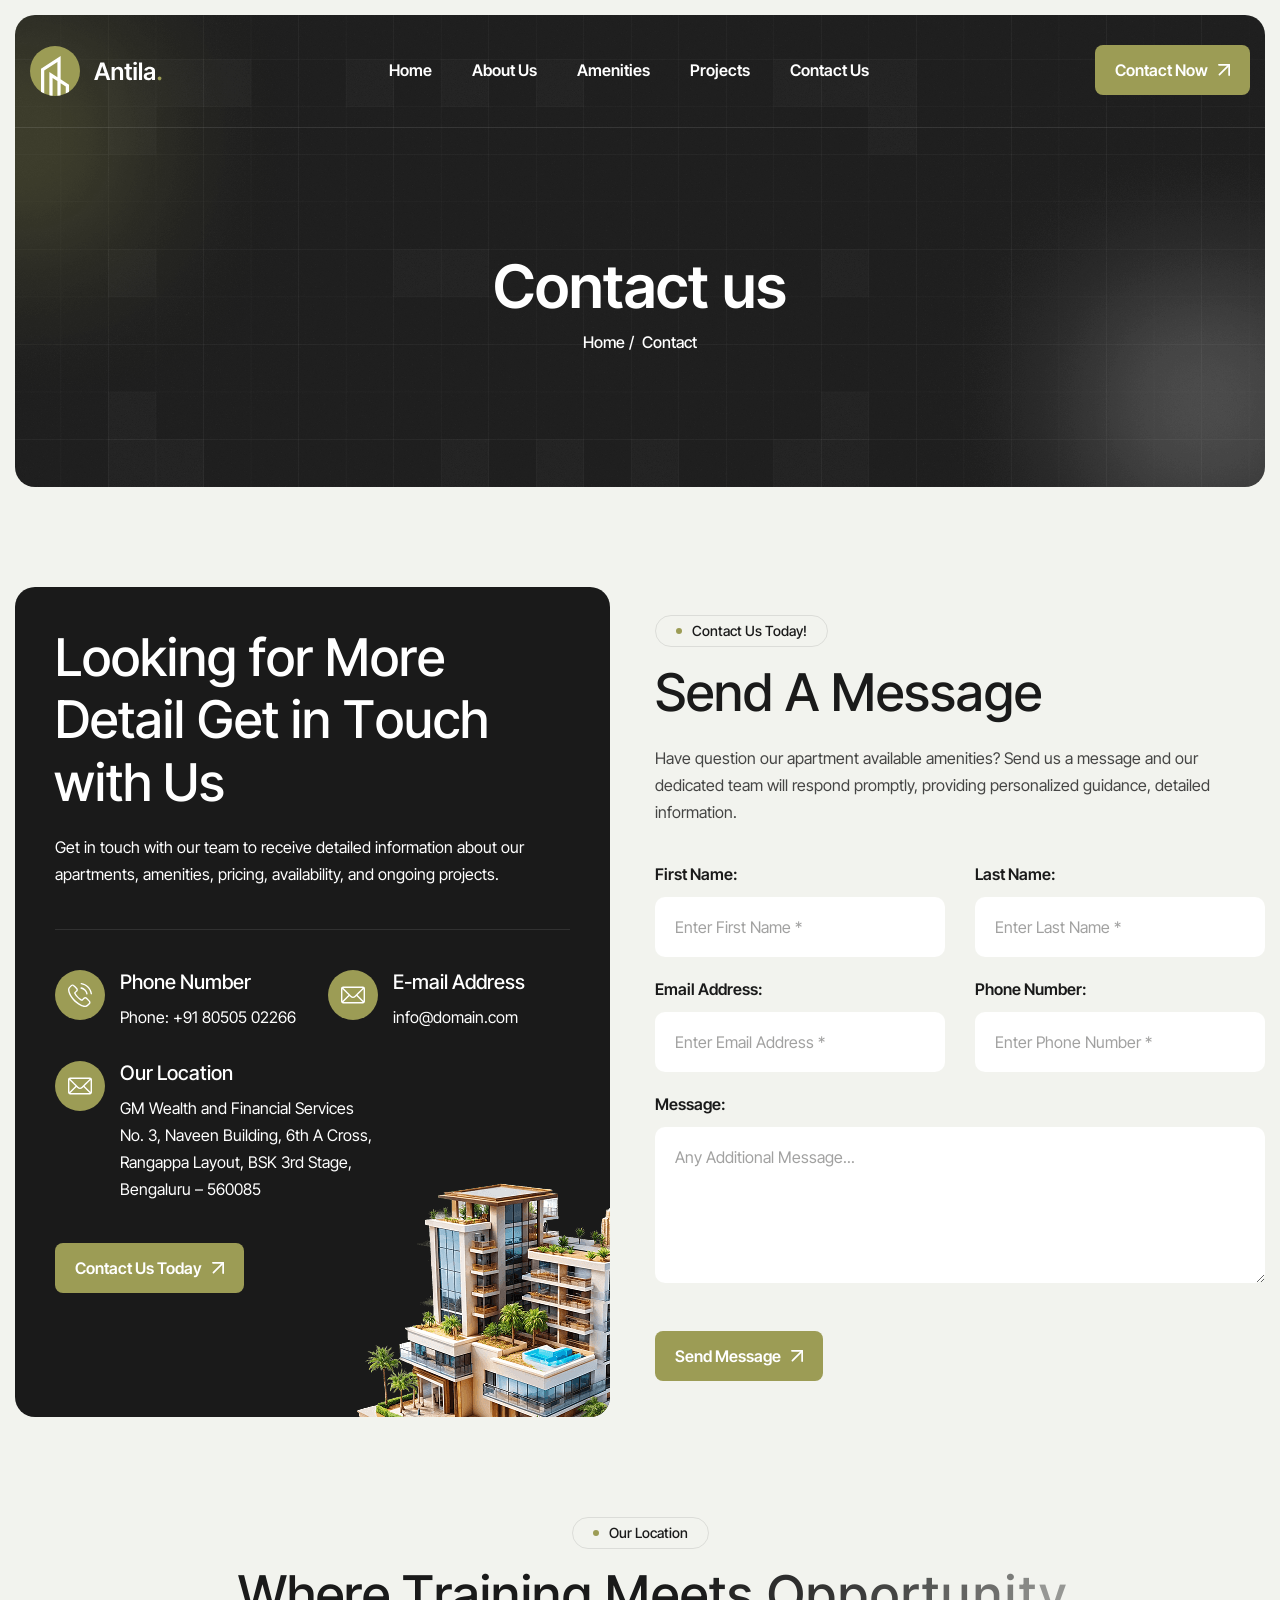
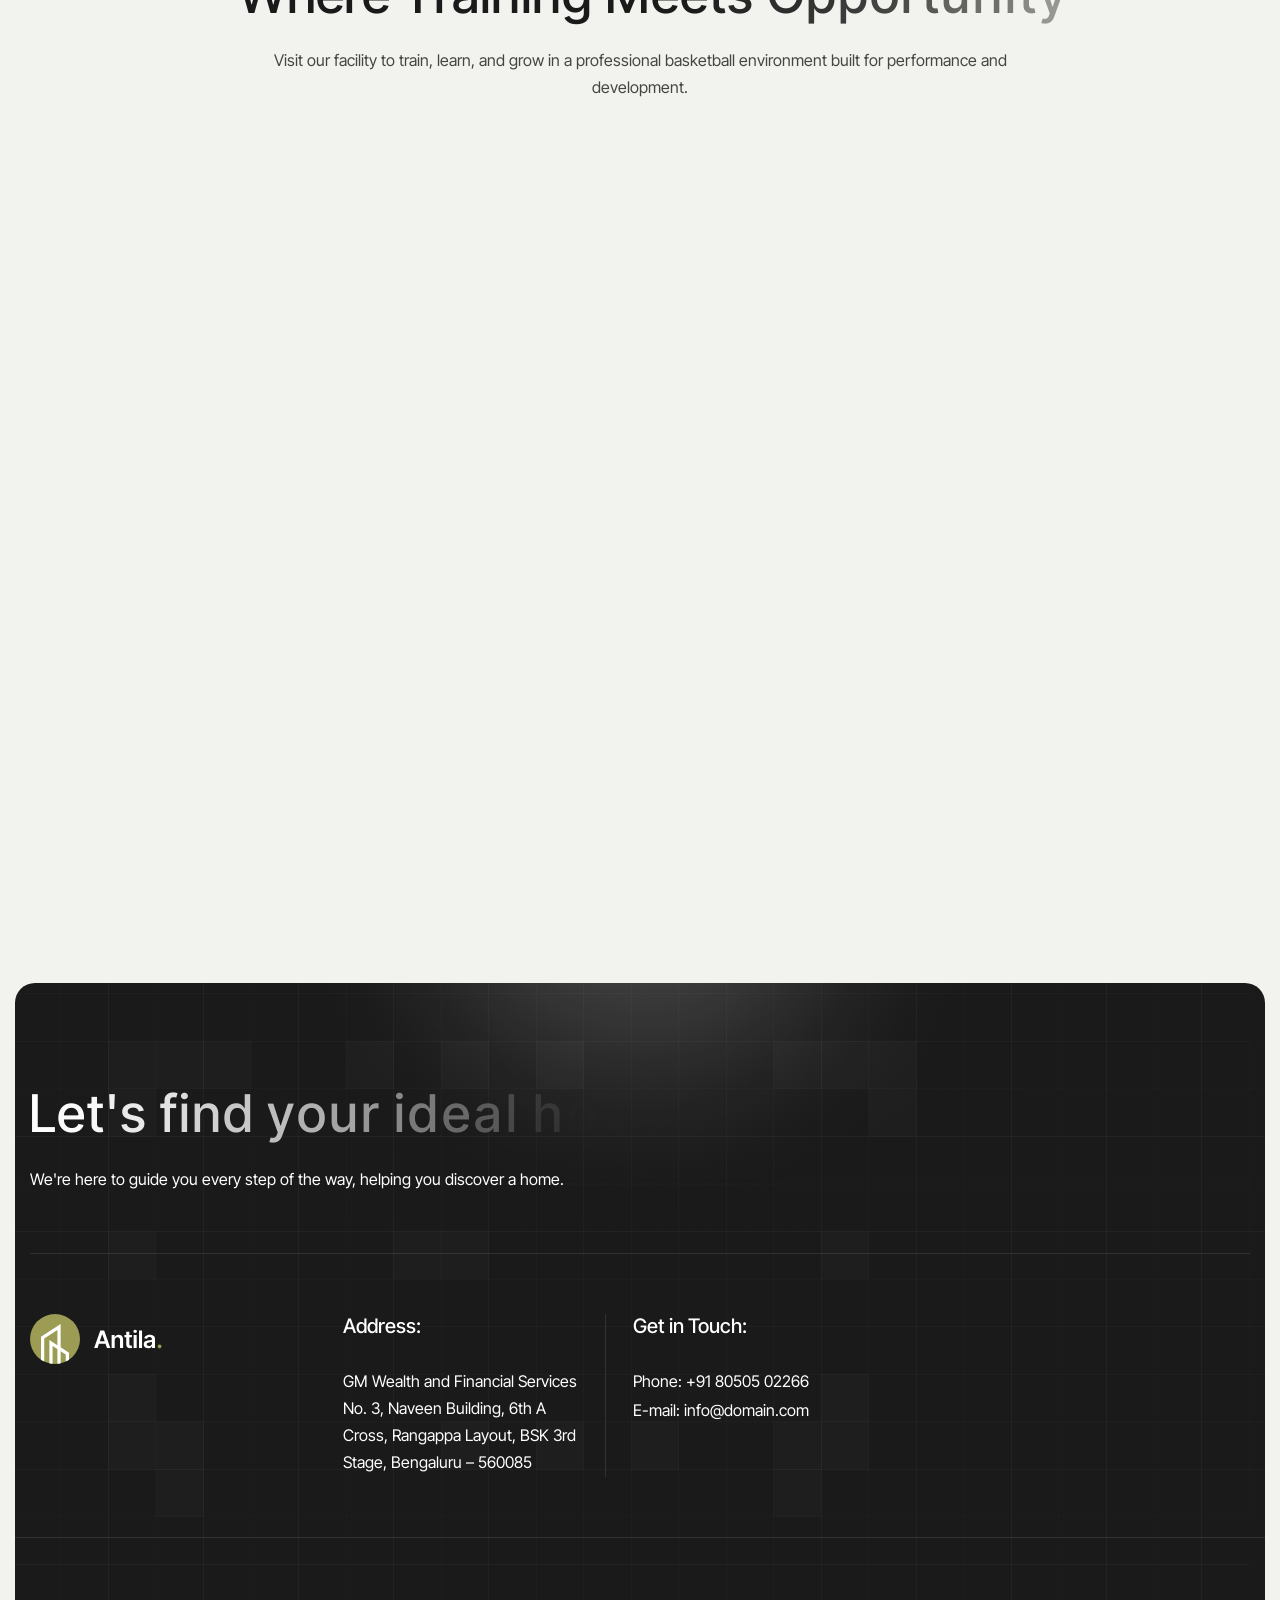
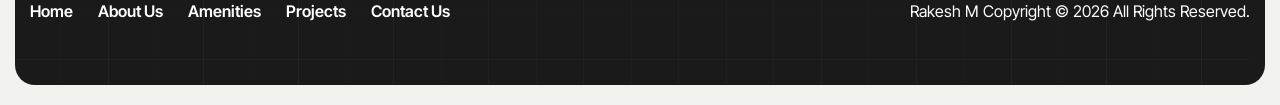
<file: contact.html>
<!doctype html>
<html lang="zxx">
  <!-- Mirrored from html.awaikenthemes.com/antila/contact.html by HTTrack Website Copier/3.x [XR&CO'2014], Wed, 28 Jan 2026 15:28:49 GMT -->
  <head>
    <!-- Meta -->
    <meta charset="utf-8" />
    <meta http-equiv="X-UA-Compatible" content="IE=edge" />
    <meta
      name="viewport"
      content="width=device-width, initial-scale=1.0, maximum-scale=1"
    />
    <meta name="description" content="" />
    <meta name="keywords" content="" />
    <meta name="author" content="Awaiken" />
    <!-- Page Title -->
    <title>Real Estate</title>
    <!-- Favicon Icon -->
    <link rel="shortcut icon" type="image/x-icon" href="images/favicon.png" />
    <!-- Google Fonts Css-->
    <link rel="preconnect" href="https://fonts.googleapis.com/" />
    <link rel="preconnect" href="https://fonts.gstatic.com/" crossorigin />
    <link
      href="https://fonts.googleapis.com/css2?family=Inter+Tight:ital,wght@0,100..900;1,100..900&amp;display=swap"
      rel="stylesheet"
    />
    <!-- Bootstrap Css -->
    <link href="css/bootstrap.min.css" rel="stylesheet" media="screen" />
    <!-- SlickNav Css -->
    <link href="css/slicknav.min.css" rel="stylesheet" />
    <!-- Swiper Css -->
    <link rel="stylesheet" href="css/swiper-bundle.min.css" />
    <!-- Font Awesome Icon Css-->
    <link href="css/all.min.css" rel="stylesheet" media="screen" />
    <!-- Animated Css -->
    <link href="css/animate.css" rel="stylesheet" />
    <!-- Magnific Popup Core Css File -->
    <link rel="stylesheet" href="css/magnific-popup.css" />
    <!-- Mouse Cursor Css File -->
    <link rel="stylesheet" href="css/mousecursor.css" />
    <!-- Main Custom Css -->
    <link href="css/custom.css" rel="stylesheet" media="screen" />
  </head>
  <body>
    <!-- Preloader Start -->
    <div class="preloader">
      <div class="loading-container">
        <div class="loading"></div>
        <div id="loading-icon"><img src="images/loader.svg" alt="" /></div>
      </div>
    </div>
    <!-- Preloader End -->

    <!-- Header Start -->
    <header class="main-header">
      <div class="header-sticky">
        <nav class="navbar navbar-expand-lg">
          <div class="container">
            <!-- Logo Start -->
            <a class="navbar-brand" href="index.html">
              <img src="images/logo.svg" alt="Logo" />
            </a>
            <!-- Logo End -->

            <!-- Main Menu Start -->
            <div class="collapse navbar-collapse main-menu">
              <div class="nav-menu-wrapper">
                <ul class="navbar-nav mr-auto" id="menu">
                  <li class="nav-item submenu">
                    <a class="nav-link" href="index.html">Home</a>
                  </li>
                  <li class="nav-item">
                    <a class="nav-link" href="about.html">About Us</a>
                  </li>
                  <li class="nav-item">
                    <a class="nav-link" href="amenities.html">Amenities</a>
                  </li>
                  <li class="nav-item">
                    <a class="nav-link" href="projects.html">Projects</a>
                  </li>

                  <li class="nav-item">
                    <a class="nav-link" href="contact.html">Contact Us</a>
                  </li>
                </ul>
              </div>

              <!-- Header Btn Start -->
              <div class="header-btn">
                <a href="contact.html" class="btn-default btn-highlighted"
                  >Contact Now</a
                >
              </div>
              <!-- Header Btn End -->
            </div>
            <!-- Main Menu End -->
            <div class="navbar-toggle"></div>
          </div>
        </nav>
        <div class="responsive-menu"></div>
      </div>
    </header>
    <!-- Header End -->

    <!-- Page Header Section Start -->
    <div class="page-header dark-section">
      <div class="container">
        <div class="row">
          <div class="col-lg-12">
            <!-- Page Header Box Start -->
            <div class="page-header-box">
              <h1 class="text-anime-style-3" data-cursor="-opaque">
                Contact us
              </h1>
              <nav class="wow fadeInUp">
                <ol class="breadcrumb">
                  <li class="breadcrumb-item">
                    <a href="index.html">home / </a>
                  </li>
                  <li class="breadcrumb-item active" aria-current="page">
                    contact
                  </li>
                </ol>
              </nav>
            </div>
            <!-- Page Header Box End -->
          </div>
        </div>
      </div>
    </div>
    <!-- Page Header Section End -->

    <!-- Page Contact Us Start -->
    <div class="page-contact-us">
      <div class="container">
        <div class="row align-items-center">
          <div class="col-xl-6">
            <!-- Contact Us Content Start -->
            <div class="contact-us-content dark-section">
              <!-- Section Title Start -->
              <div class="section-title">
                <h2 class="text-anime-style-3" data-cursor="-opaque">
                  Looking for More Detail Get in Touch with Us
                </h2>
                <p class="wow fadeInUp" data-wow-delay="0.2s">
                  Get in touch with our team to receive detailed information
                  about our apartments, amenities, pricing, availability, and
                  ongoing projects.
                </p>
              </div>
              <!-- Section Title End -->

              <!-- Contact Info List Start -->
              <div class="contact-info-list">
                <!-- Contact Info Item Start  -->
                <div class="contact-info-item wow fadeInUp">
                  <div class="icon-box">
                    <img src="images/icon-phone-white.svg" alt="" />
                  </div>
                  <div class="contact-info-item-content">
                    <h3>Phone Number</h3>
                    <p>Phone: <a href="tel:80505 02266">+91 80505 02266</a></p>
                  </div>
                </div>
                <!-- Contact Info Item End  -->

                <!-- Contact Info Item Start  -->
                <div
                  class="contact-info-item wow fadeInUp"
                  data-wow-delay="0.2s"
                >
                  <div class="icon-box">
                    <img src="images/icon-mail-white.svg" alt="" />
                  </div>
                  <div class="contact-info-item-content">
                    <h3>E-mail Address</h3>
                    <p><a href="mailto:info@domain.com">info@domain.com</a></p>
                  </div>
                </div>
                <!-- Contact Info Item End  -->

                <!-- Contact Info Item Start  -->
                <div
                  class="contact-info-item location-item wow fadeInUp"
                  data-wow-delay="0.4s"
                >
                  <div class="icon-box">
                    <img src="images/icon-mail-white.svg" alt="" />
                  </div>
                  <div class="contact-info-item-content">
                    <h3>Our Location</h3>
                    <p>
                      GM Wealth and Financial Services<br />
                      No. 3, Naveen Building, 6th A Cross, Rangappa Layout, BSK
                      3rd Stage, Bengaluru – 560085
                    </p>
                  </div>
                </div>
                <!-- Contact Info Item End  -->
              </div>
              <!-- Contact Info List End -->

              <div class="contact-us-content-footer">
                <div class="contact-us-content-btn">
                  <a href="contact.html" class="btn-default btn-highlighted"
                    >Contact us today</a
                  >
                </div>
                <div class="contact-us-content-footer-image">
                  <figure>
                    <img
                      src="images/contact-us-content-footer-image.png"
                      alt=""
                    />
                  </figure>
                </div>
              </div>
            </div>
            <!-- Contact Us Content End -->
          </div>

          <div class="col-xl-6">
            <!-- Contact Us Form Start -->
            <div class="contact-us-form">
              <!-- Section Title Start -->
              <div class="section-title">
                <span class="section-sub-title wow fadeInUp"
                  >Contact Us Today!</span
                >
                <h2 class="text-anime-style-3" data-cursor="-opaque">
                  Send A Message
                </h2>
                <p class="wow fadeInUp" data-wow-delay="0.2s">
                  Have question our apartment available amenities? Send us a
                  message and our dedicated team will respond promptly,
                  providing personalized guidance, detailed information.
                </p>
              </div>
              <!-- Section Title End -->

              <!-- Contact Form Start -->
              <div class="contact-form">
                <form
                  id="contactForm"
                  action="#"
                  method="POST"
                  data-toggle="validator"
                  class="wow fadeInUp"
                  data-wow-delay="0.4s"
                >
                  <div class="row">
                    <div class="form-group col-md-6 mb-4">
                      <label>First Name:</label>
                      <input
                        type="text"
                        name="fname"
                        class="form-control"
                        id="fname"
                        placeholder="Enter First Name *"
                        required
                      />
                      <div class="help-block with-errors"></div>
                    </div>

                    <div class="form-group col-md-6 mb-4">
                      <label>Last Name:</label>
                      <input
                        type="text"
                        name="lname"
                        class="form-control"
                        id="lname"
                        placeholder="Enter Last Name *"
                        required
                      />
                      <div class="help-block with-errors"></div>
                    </div>

                    <div class="form-group col-md-6 mb-4">
                      <label>Email Address:</label>
                      <input
                        type="email"
                        name="email"
                        class="form-control"
                        id="email"
                        placeholder="Enter Email Address *"
                        required
                      />
                      <div class="help-block with-errors"></div>
                    </div>

                    <div class="form-group col-md-6 mb-4">
                      <label>Phone Number:</label>
                      <input
                        type="text"
                        name="phone"
                        class="form-control"
                        id="phone"
                        placeholder="Enter Phone Number *"
                        required
                      />
                      <div class="help-block with-errors"></div>
                    </div>

                    <div class="form-group col-md-12 mb-5">
                      <label>Message:</label>
                      <textarea
                        name="message"
                        class="form-control"
                        id="message"
                        rows="5"
                        placeholder="Any Additional Message..."
                      ></textarea>
                      <div class="help-block with-errors"></div>
                    </div>

                    <div class="col-md-12">
                      <button type="submit" class="btn-default">
                        send Message
                      </button>
                      <div id="msgSubmit" class="h3 hidden"></div>
                    </div>
                  </div>
                </form>
              </div>
              <!-- Contact Form End -->
            </div>
            <!-- Contact Us Form End -->
          </div>
        </div>
      </div>
    </div>
    <!-- Page Contact Us End -->

    <!-- Google Map Start -->
    <div class="google-map">
      <div class="container">
        <div class="row section-row">
          <div class="col-lg-12">
            <!-- Section Title Start -->
            <div class="section-title section-title-center">
              <span class="section-sub-title wow fadeInUp">Our Location</span>
              <h2 class="text-anime-style-3" data-cursor="-opaque">
                Where Training Meets Opportunity
              </h2>
              <p class="wow fadeInUp" data-wow-delay="0.2s">
                Visit our facility to train, learn, and grow in a professional
                basketball environment built for performance and development.
              </p>
            </div>
            <!-- Section Title End -->
          </div>
        </div>

        <div class="row">
          <div class="col-lg-12">
            <!-- Google Map Start -->
            <div class="google-map-iframe wow fadeInUp" data-wow-delay="0.4s">
              <iframe
                src="https://www.google.com/maps?q=GM+Wealth+and+Financial+Services,+Rangappa+Layout,+BSK+3rd+Stage,+Bengaluru+560085&output=embed"
                width="100%"
                height="450"
                style="border: 0"
                allowfullscreen=""
                loading="lazy"
                referrerpolicy="no-referrer-when-downgrade"
              >
              </iframe>
            </div>
            <!-- Google Map End -->
          </div>
        </div>
      </div>
    </div>
    <!-- Google Map End -->

    <!-- Main Footer Start -->
    <footer
      class="main-footer-moon bg-section dark-section"
      style="margin-top: 50px"
    >
      <div class="container">
        <div class="row">
          <div class="col-lg-12">
            <!-- Footer Header Start -->
            <div class="footer-header-moon">
              <!-- Section Title Start -->
              <div class="section-title">
                <h2 class="text-anime-style-3" data-cursor="-opaque">
                  Let's find your ideal home together
                </h2>
                <p class="wow fadeInUp" data-wow-delay="0.2s">
                  We're here to guide you every step of the way, helping you
                  discover a home.
                </p>
              </div>
              <!-- Section Title End -->
            </div>
            <!-- Footer Header End -->
          </div>

          <div class="col-xl-3">
            <!-- About Footer Start -->
            <div class="about-footer-moon">
              <!-- Footer Logo Start -->
              <div class="footer-logo-moon">
                <img src="images/logo.svg" alt="" />
              </div>
              <!-- Footer Logo End -->
            </div>
            <!-- About Footer End -->
          </div>

          <div class="col-xl-9">
            <!-- Footer Links Box Start -->
            <div class="footer-contact-box-moon">
              <!-- Footer Contact Item Start -->
              <div class="footer-contact-item-moon">
                <h3>Address:</h3>
                <p>
                  GM Wealth and Financial Services<br />
                  No. 3, Naveen Building, 6th A Cross, Rangappa Layout, BSK 3rd
                  Stage, Bengaluru – 560085
                </p>
              </div>
              <!-- Footer Contact Item End -->

              <!-- Footer Contact Item Start -->
              <div class="footer-contact-item-moon">
                <h3>Get in Touch:</h3>
                <p>Phone: <a href="tel:80505 02266">+91 80505 02266</a></p>
                <p>
                  E-mail: <a href="mailto:info@domai.com">info@domain.com</a>
                </p>
              </div>
              <!-- Footer Contact Item End -->
            </div>
            <!-- Footer Body End -->
          </div>
        </div>
      </div>

      <!-- Footer Copyright Start -->
      <div class="footer-copyright-moon">
        <div class="container">
          <div class="row">
            <div class="col-lg-12">
              <!-- Footer Copyright Box Start -->
              <div class="footer-copyright-box-moon">
                <!-- Footer Menu Start -->
                <div class="footer-menu-moon">
                  <ul>
                    <li><a href="index-3.html">home</a></li>
                    <li><a href="about.html">about Us</a></li>
                    <li><a href="amenities.html">Amenities</a></li>
                    <li><a href="projects.html">Projects</a></li>
                    <li><a href="contact.html">contact Us</a></li>
                  </ul>
                </div>
                <!-- Footer Menu End -->

                <!-- Footer Copyright Text Start -->
                <div class="footer-copyright-text-moon">
                  <p>Rakesh M Copyright © 2026 All Rights Reserved.</p>
                </div>
                <!-- Footer Copyright Text End -->
              </div>
              <!-- Footer Copyright Box End -->
            </div>
          </div>
        </div>
      </div>
      <!-- Footer Copyright End -->
    </footer>
    <!-- Main Footer End -->

    <!-- Jquery Library File -->
    <script src="js/jquery-3.7.1.min.js"></script>
    <!-- Bootstrap js file -->
    <script src="js/bootstrap.min.js"></script>
    <!-- Validator js file -->
    <script src="js/validator.min.js"></script>
    <!-- SlickNav js file -->
    <script src="js/jquery.slicknav.js"></script>
    <!-- Swiper js file -->
    <script src="js/swiper-bundle.min.js"></script>
    <!-- Counter js file -->
    <script src="js/jquery.waypoints.min.js"></script>
    <script src="js/jquery.counterup.min.js"></script>
    <!-- Magnific js file -->
    <script src="js/jquery.magnific-popup.min.js"></script>
    <!-- SmoothScroll -->
    <script src="js/SmoothScroll.js"></script>
    <!-- Parallax js -->
    <script src="js/parallaxie.js"></script>
    <!-- MagicCursor js file -->
    <script src="js/gsap.min.js"></script>
    <script src="js/magiccursor.js"></script>
    <!-- Text Effect js file -->
    <script src="js/SplitText.min.js"></script>
    <script src="js/ScrollTrigger.min.js"></script>
    <!-- YTPlayer js File -->
    <script src="js/jquery.mb.YTPlayer.min.js"></script>
    <!-- Wow js file -->
    <script src="js/wow.min.js"></script>
    <!-- Main Custom js file -->
    <script src="js/function.js"></script>
  </body>

  <!-- Mirrored from html.awaikenthemes.com/antila/contact.html by HTTrack Website Copier/3.x [XR&CO'2014], Wed, 28 Jan 2026 15:28:50 GMT -->
</html>
</file>
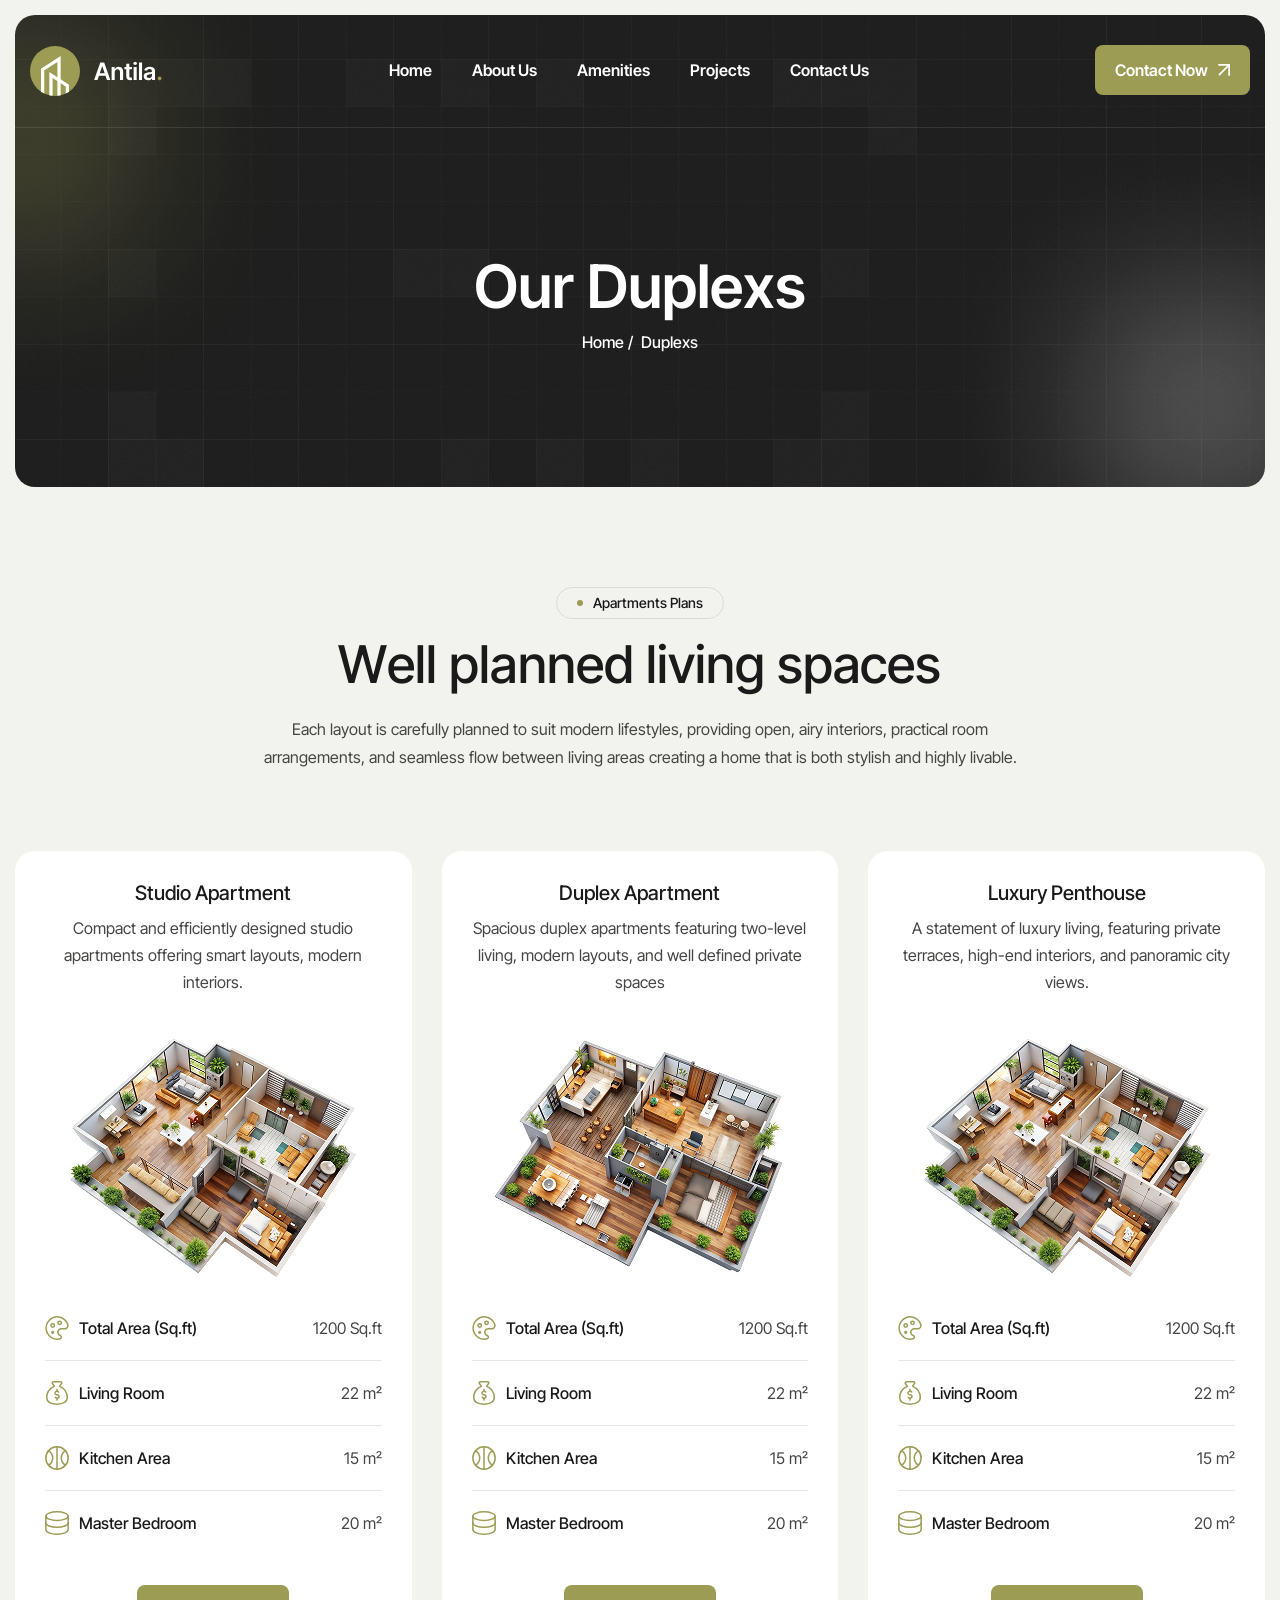
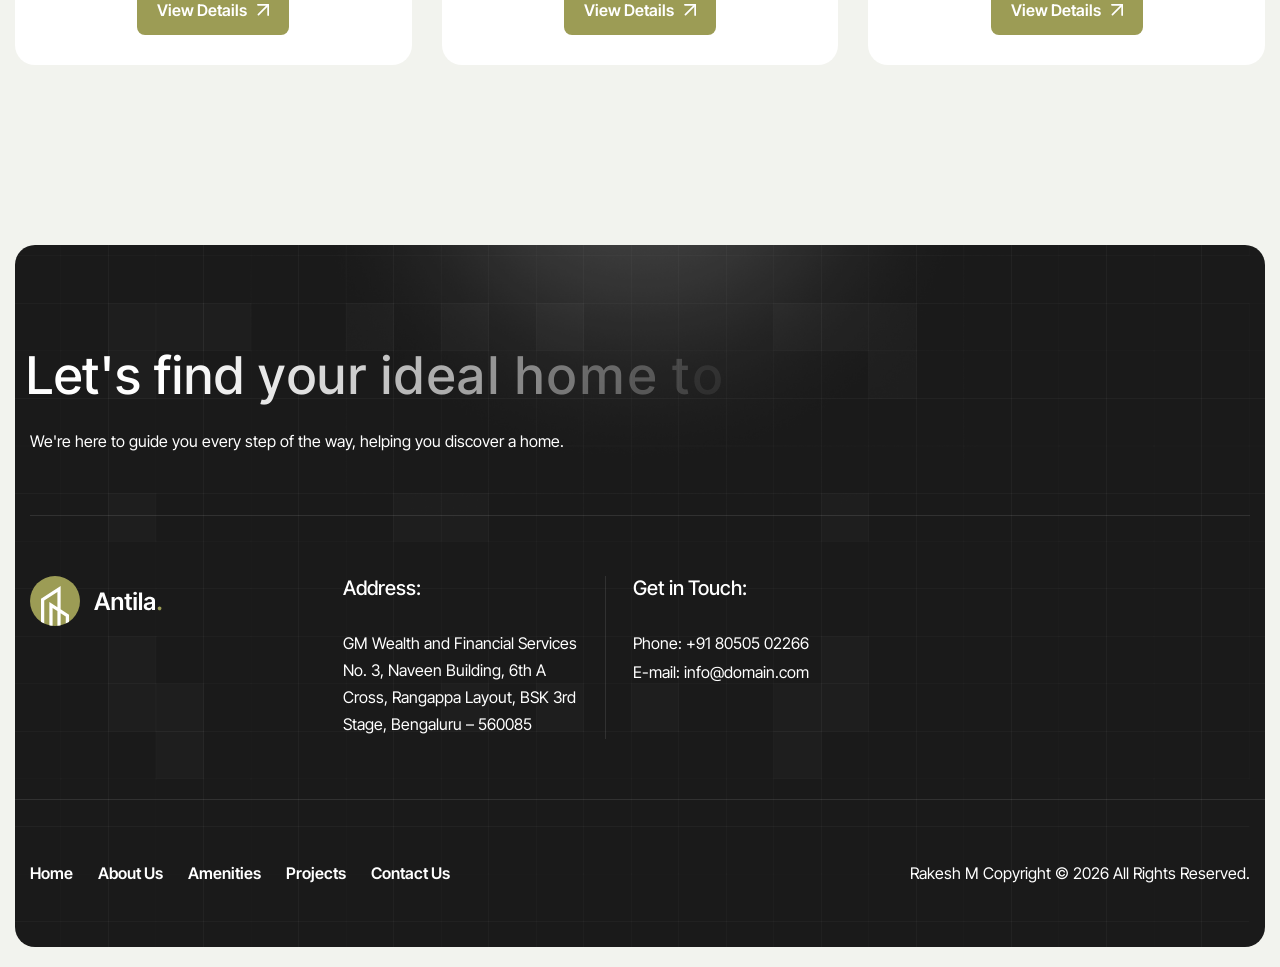
<file: duplexs.html>
<!doctype html>
<html lang="zxx">
  <!-- Mirrored from html.awaikenthemes.com/antila/amenities.html by HTTrack Website Copier/3.x [XR&CO'2014], Wed, 28 Jan 2026 15:28:40 GMT -->
  <head>
    <!-- Meta -->
    <meta charset="utf-8" />
    <meta http-equiv="X-UA-Compatible" content="IE=edge" />
    <meta
      name="viewport"
      content="width=device-width, initial-scale=1.0, maximum-scale=1"
    />
    <meta name="description" content="" />
    <meta name="keywords" content="" />
    <meta name="author" content="Awaiken" />
    <!-- Page Title -->
    <title>Real Estate</title>
    <!-- Favicon Icon -->
    <link rel="shortcut icon" type="image/x-icon" href="images/favicon.png" />
    <!-- Google Fonts Css-->
    <link rel="preconnect" href="https://fonts.googleapis.com/" />
    <link rel="preconnect" href="https://fonts.gstatic.com/" crossorigin />
    <link
      href="https://fonts.googleapis.com/css2?family=Inter+Tight:ital,wght@0,100..900;1,100..900&amp;display=swap"
      rel="stylesheet"
    />
    <!-- Bootstrap Css -->
    <link href="css/bootstrap.min.css" rel="stylesheet" media="screen" />
    <!-- SlickNav Css -->
    <link href="css/slicknav.min.css" rel="stylesheet" />
    <!-- Swiper Css -->
    <link rel="stylesheet" href="css/swiper-bundle.min.css" />
    <!-- Font Awesome Icon Css-->
    <link href="css/all.min.css" rel="stylesheet" media="screen" />
    <!-- Animated Css -->
    <link href="css/animate.css" rel="stylesheet" />
    <!-- Magnific Popup Core Css File -->
    <link rel="stylesheet" href="css/magnific-popup.css" />
    <!-- Mouse Cursor Css File -->
    <link rel="stylesheet" href="css/mousecursor.css" />
    <!-- Main Custom Css -->
    <link href="css/custom.css" rel="stylesheet" media="screen" />
  </head>
  <body>
    <!-- Preloader Start -->
    <div class="preloader">
      <div class="loading-container">
        <div class="loading"></div>
        <div id="loading-icon"><img src="images/loader.svg" alt="" /></div>
      </div>
    </div>
    <!-- Preloader End -->

    <!-- Header Start -->
    <header class="main-header">
      <div class="header-sticky">
        <nav class="navbar navbar-expand-lg">
          <div class="container">
            <!-- Logo Start -->
            <a class="navbar-brand" href="index.html">
              <img src="images/logo.svg" alt="Logo" />
            </a>
            <!-- Logo End -->

            <!-- Main Menu Start -->
            <div class="collapse navbar-collapse main-menu">
              <div class="nav-menu-wrapper">
                <ul class="navbar-nav mr-auto" id="menu">
                  <li class="nav-item submenu">
                    <a class="nav-link" href="index.html">Home</a>
                  </li>
                  <li class="nav-item">
                    <a class="nav-link" href="about.html">About Us</a>
                  </li>
                  <li class="nav-item">
                    <a class="nav-link" href="amenities.html">Amenities</a>
                  </li>
                  <li class="nav-item">
                    <a class="nav-link" href="projects.html">Projects</a>
                  </li>

                  <li class="nav-item">
                    <a class="nav-link" href="contact.html">Contact Us</a>
                  </li>
                </ul>
              </div>

              <!-- Header Btn Start -->
              <div class="header-btn">
                <a href="contact.html" class="btn-default btn-highlighted"
                  >Contact Now</a
                >
              </div>
              <!-- Header Btn End -->
            </div>
            <!-- Main Menu End -->
            <div class="navbar-toggle"></div>
          </div>
        </nav>
        <div class="responsive-menu"></div>
      </div>
    </header>
    <!-- Header End -->

    <!-- Page Header Section Start -->
    <div class="page-header dark-section">
      <div class="container">
        <div class="row">
          <div class="col-lg-12">
            <!-- Page Header Box Start -->
            <div class="page-header-box">
              <h1 class="text-anime-style-3" data-cursor="-opaque">
                Our Duplexs
              </h1>
              <nav class="wow fadeInUp">
                <ol class="breadcrumb">
                  <li class="breadcrumb-item">
                    <a href="index.html">home / </a>
                  </li>
                  <li class="breadcrumb-item active" aria-current="page">
                    duplexs
                  </li>
                </ol>
              </nav>
            </div>
            <!-- Page Header Box End -->
          </div>
        </div>
      </div>
    </div>
    <!-- Page Header Section End -->

    <!-- Apartments Plans Section Start -->
    <div class="apartments-plans">
      <div class="container">
        <div class="row section-row">
          <div class="col-xl-12">
            <!-- Section Title Start -->
            <div class="section-title section-title-center">
              <span class="section-sub-title wow fadeInUp"
                >Apartments Plans</span
              >
              <h2 class="text-anime-style-3" data-cursor="-opaque">
                Well planned living spaces
              </h2>
              <p class="wow fadeInUp" data-wow-delay="0.2s">
                Each layout is carefully planned to suit modern lifestyles,
                providing open, airy interiors, practical room arrangements, and
                seamless flow between living areas creating a home that is both
                stylish and highly livable.
              </p>
            </div>
            <!-- Section Title End -->
          </div>
        </div>

        <div class="row">
          <div class="col-xl-4 col-md-6">
            <!-- Apartments Plan Item Start -->
            <div class="apartments-plan-item wow fadeInUp">
              <!-- Apartments Plan Item Content Start -->
              <div class="apartments-plan-item-content">
                <h3>Studio Apartment</h3>
                <p>
                  Compact and efficiently designed studio apartments offering
                  smart layouts, modern interiors.
                </p>
              </div>
              <!-- Apartments Plan Item Content End -->

              <!-- Apartments Plan Item Image Start -->
              <div class="apartments-plan-item-image">
                <figure>
                  <img src="images/apartments-plan-item-image-1.png" alt="" />
                </figure>
              </div>
              <!-- Apartments Plan Item Image End -->

              <!-- Apartments Amenity List Start -->
              <div class="apartments-plan-item-list">
                <ul>
                  <li>
                    <span
                      ><img
                        src="images/icon-apartments-amenity-1.svg"
                        alt=""
                      />Total Area (Sq.ft)</span
                    >1200 Sq.ft
                  </li>
                  <li>
                    <span
                      ><img
                        src="images/icon-apartments-amenity-2.svg"
                        alt=""
                      />Living Room</span
                    >22 m²
                  </li>
                  <li>
                    <span
                      ><img
                        src="images/icon-apartments-amenity-3.svg"
                        alt=""
                      />Kitchen Area</span
                    >15 m²
                  </li>
                  <li>
                    <span
                      ><img
                        src="images/icon-apartments-amenity-4.svg"
                        alt=""
                      />Master Bedroom</span
                    >20 m²
                  </li>
                </ul>
              </div>
              <!-- Apartments Amenity List End -->
              <button
                class="btn-default btn-highlighted view-details-btn"
                data-title="Studio Apartment"
                data-desc="Compact and efficiently designed studio apartments offering smart layouts."
                data-images='["images/apartments-plan-item-image-1.png","images/apartments-plan-item-image-2.png","images/apartments-plan-item-image-1.png"]'
              >
                View Details
              </button>
            </div>
            <!-- Apartments Plan Item End -->
          </div>

          <div class="col-xl-4 col-md-6">
            <!-- Apartments Plan Item Start -->
            <div
              class="apartments-plan-item wow fadeInUp"
              data-wow-delay="0.2s"
            >
              <!-- Apartments Plan Item Content Start -->
              <div class="apartments-plan-item-content">
                <h3>Duplex Apartment</h3>
                <p>
                  Spacious duplex apartments featuring two-level living, modern
                  layouts, and well defined private spaces
                </p>
              </div>
              <!-- Apartments Plan Item Content End -->

              <!-- Apartments Plan Item Image Start -->
              <div class="apartments-plan-item-image">
                <figure>
                  <img src="images/apartments-plan-item-image-2.png" alt="" />
                </figure>
              </div>
              <!-- Apartments Plan Item Image End -->

              <!-- Apartments Amenity List Start -->
              <div class="apartments-plan-item-list">
                <ul>
                  <li>
                    <span
                      ><img
                        src="images/icon-apartments-amenity-1.svg"
                        alt=""
                      />Total Area (Sq.ft)</span
                    >1200 Sq.ft
                  </li>
                  <li>
                    <span
                      ><img
                        src="images/icon-apartments-amenity-2.svg"
                        alt=""
                      />Living Room</span
                    >22 m²
                  </li>
                  <li>
                    <span
                      ><img
                        src="images/icon-apartments-amenity-3.svg"
                        alt=""
                      />Kitchen Area</span
                    >15 m²
                  </li>
                  <li>
                    <span
                      ><img
                        src="images/icon-apartments-amenity-4.svg"
                        alt=""
                      />Master Bedroom</span
                    >20 m²
                  </li>
                </ul>
              </div>

              <!-- Apartments Amenity List End -->
              <button
                class="btn-default btn-highlighted view-details-btn"
                data-title="Duplex Apartment"
                data-desc="Spacious duplex apartments with two-level modern living."
                data-images='["images/apartments-plan-item-image-2.png","images/apartments-plan-item-image-1.png","images/apartments-plan-item-image-2.png"]'
              >
                View Details
              </button>
            </div>
            <!-- Apartments Plan Item End -->
          </div>

          <div class="col-xl-4 col-md-6">
            <!-- Apartments Plan Item Start -->
            <div
              class="apartments-plan-item wow fadeInUp"
              data-wow-delay="0.4s"
            >
              <!-- Apartments Plan Item Content Start -->
              <div class="apartments-plan-item-content">
                <h3>Luxury Penthouse</h3>
                <p>
                  A statement of luxury living, featuring private terraces,
                  high-end interiors, and panoramic city views.
                </p>
              </div>
              <!-- Apartments Plan Item Content End -->

              <!-- Apartments Plan Item Image Start -->
              <div class="apartments-plan-item-image">
                <figure>
                  <img src="images/apartments-plan-item-image-1.png" alt="" />
                </figure>
              </div>
              <!-- Apartments Plan Item Image End -->

              <!-- Apartments Amenity List Start -->
              <div class="apartments-plan-item-list">
                <ul>
                  <li>
                    <span
                      ><img
                        src="images/icon-apartments-amenity-1.svg"
                        alt=""
                      />Total Area (Sq.ft)</span
                    >1200 Sq.ft
                  </li>
                  <li>
                    <span
                      ><img
                        src="images/icon-apartments-amenity-2.svg"
                        alt=""
                      />Living Room</span
                    >22 m²
                  </li>
                  <li>
                    <span
                      ><img
                        src="images/icon-apartments-amenity-3.svg"
                        alt=""
                      />Kitchen Area</span
                    >15 m²
                  </li>
                  <li>
                    <span
                      ><img
                        src="images/icon-apartments-amenity-4.svg"
                        alt=""
                      />Master Bedroom</span
                    >20 m²
                  </li>
                </ul>
              </div>
              <!-- Apartments Amenity List End -->
              <button
                class="btn-default btn-highlighted view-details-btn"
                data-title="Luxury Penthouse"
                data-desc="High-end penthouse with private terrace and city views."
                data-images='["images/apartments-plan-item-image-1.png","images/apartments-plan-item-image-2.png","images/apartments-plan-item-image-1.png"]'
              >
                View Details
              </button>
            </div>
            <!-- Apartments Plan Item End -->
          </div>
        </div>
      </div>
    </div>
    <!-- Apartments Plans Section End -->

    <!-- Main Footer Start -->
    <footer
      class="main-footer-moon bg-section dark-section"
      style="margin-top: 50px"
    >
      <div class="container">
        <div class="row">
          <div class="col-lg-12">
            <!-- Footer Header Start -->
            <div class="footer-header-moon">
              <!-- Section Title Start -->
              <div class="section-title">
                <h2 class="text-anime-style-3" data-cursor="-opaque">
                  Let's find your ideal home together
                </h2>
                <p class="wow fadeInUp" data-wow-delay="0.2s">
                  We're here to guide you every step of the way, helping you
                  discover a home.
                </p>
              </div>
              <!-- Section Title End -->
            </div>
            <!-- Footer Header End -->
          </div>

          <div class="col-xl-3">
            <!-- About Footer Start -->
            <div class="about-footer-moon">
              <!-- Footer Logo Start -->
              <div class="footer-logo-moon">
                <img src="images/logo.svg" alt="" />
              </div>
              <!-- Footer Logo End -->
            </div>
            <!-- About Footer End -->
          </div>

          <div class="col-xl-9">
            <!-- Footer Links Box Start -->
            <div class="footer-contact-box-moon">
              <!-- Footer Contact Item Start -->
              <div class="footer-contact-item-moon">
                <h3>Address:</h3>
                <p>
                  GM Wealth and Financial Services<br />
                  No. 3, Naveen Building, 6th A Cross, Rangappa Layout, BSK 3rd
                  Stage, Bengaluru – 560085
                </p>
              </div>
              <!-- Footer Contact Item End -->

              <!-- Footer Contact Item Start -->
              <div class="footer-contact-item-moon">
                <h3>Get in Touch:</h3>
                <p>Phone: <a href="tel:80505 02266">+91 80505 02266</a></p>
                <p>
                  E-mail: <a href="mailto:info@domai.com">info@domain.com</a>
                </p>
              </div>
              <!-- Footer Contact Item End -->
            </div>
            <!-- Footer Body End -->
          </div>
        </div>
      </div>

      <!-- Footer Copyright Start -->
      <div class="footer-copyright-moon">
        <div class="container">
          <div class="row">
            <div class="col-lg-12">
              <!-- Footer Copyright Box Start -->
              <div class="footer-copyright-box-moon">
                <!-- Footer Menu Start -->
                <div class="footer-menu-moon">
                  <ul>
                    <li><a href="index-3.html">home</a></li>
                    <li><a href="about.html">about Us</a></li>
                    <li><a href="amenities.html">Amenities</a></li>
                    <li><a href="projects.html">Projects</a></li>
                    <li><a href="contact.html">contact Us</a></li>
                  </ul>
                </div>
                <!-- Footer Menu End -->

                <!-- Footer Copyright Text Start -->
                <div class="footer-copyright-text-moon">
                  <p>Rakesh M Copyright © 2026 All Rights Reserved.</p>
                </div>
                <!-- Footer Copyright Text End -->
              </div>
              <!-- Footer Copyright Box End -->
            </div>
          </div>
        </div>
      </div>
      <!-- Footer Copyright End -->
    </footer>
    <!-- Main Footer End -->

    <!-- Apartment Details Modal with Slider -->
    <div class="modal fade" id="apartmentModal" tabindex="-1">
      <div class="modal-dialog modal-xl modal-dialog-centered">
        <div class="modal-content">
          <div class="modal-header">
            <h5 class="modal-title" id="modalTitle"></h5>
            <button
              type="button"
              class="btn-close"
              data-bs-dismiss="modal"
            ></button>
          </div>

          <div class="modal-body">
            <!-- Swiper -->
            <div class="swiper apartmentSwiper">
              <div class="swiper-wrapper" id="modalSlider"></div>

              <!-- Controls -->
              <div class="swiper-button-next"></div>
              <div class="swiper-button-prev"></div>
              <div class="swiper-pagination"></div>
            </div>

            <p class="mt-3 text-center" id="modalDesc"></p>
          </div>
        </div>
      </div>
    </div>

    <!-- Jquery Library File -->
    <script src="js/jquery-3.7.1.min.js"></script>
    <!-- Bootstrap js file -->
    <script src="js/bootstrap.min.js"></script>
    <!-- Validator js file -->
    <script src="js/validator.min.js"></script>
    <!-- SlickNav js file -->
    <script src="js/jquery.slicknav.js"></script>
    <!-- Swiper js file -->
    <script src="js/swiper-bundle.min.js"></script>
    <!-- Counter js file -->
    <script src="js/jquery.waypoints.min.js"></script>
    <script src="js/jquery.counterup.min.js"></script>
    <!-- Magnific js file -->
    <script src="js/jquery.magnific-popup.min.js"></script>
    <!-- SmoothScroll -->
    <script src="js/SmoothScroll.js"></script>
    <!-- Parallax js -->
    <script src="js/parallaxie.js"></script>
    <!-- MagicCursor js file -->
    <script src="js/gsap.min.js"></script>
    <script src="js/magiccursor.js"></script>
    <!-- Text Effect js file -->
    <script src="js/SplitText.min.js"></script>
    <script src="js/ScrollTrigger.min.js"></script>
    <!-- YTPlayer js File -->
    <script src="js/jquery.mb.YTPlayer.min.js"></script>
    <!-- Wow js file -->
    <script src="js/wow.min.js"></script>
    <!-- Main Custom js file -->
    <script src="js/function.js"></script>
  </body>

  <!-- Mirrored from html.awaikenthemes.com/antila/amenities.html by HTTrack Website Copier/3.x [XR&CO'2014], Wed, 28 Jan 2026 15:28:41 GMT -->
</html>
</file>
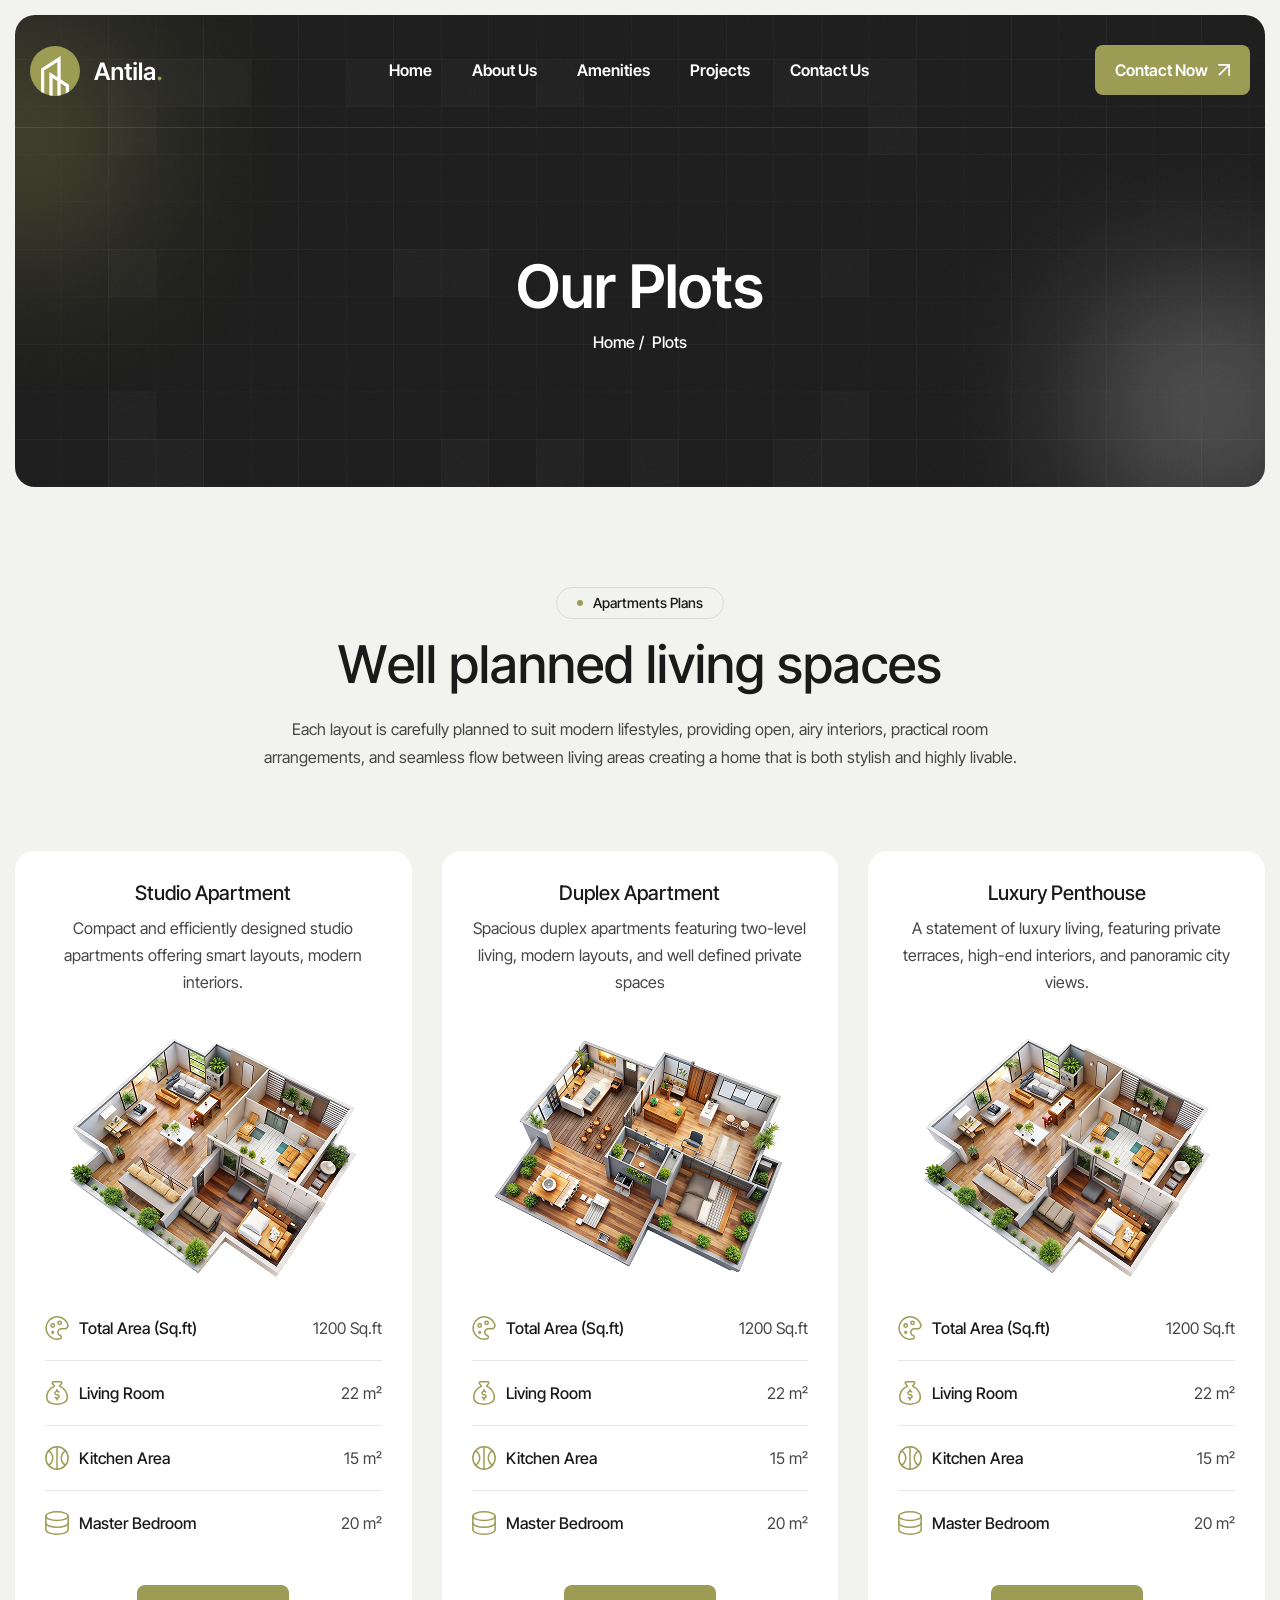
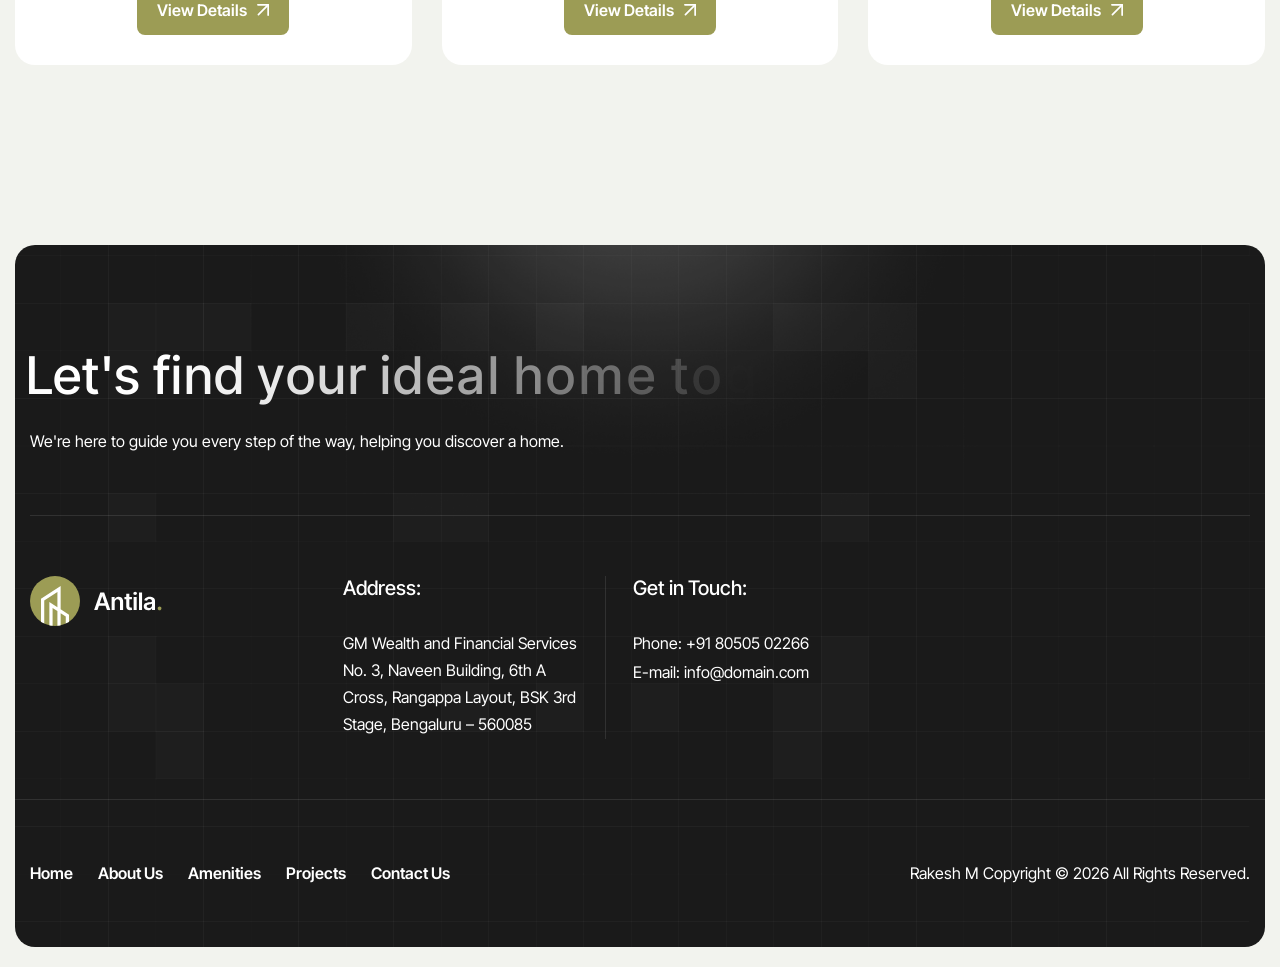
<file: plots.html>
<!doctype html>
<html lang="zxx">
  <!-- Mirrored from html.awaikenthemes.com/antila/amenities.html by HTTrack Website Copier/3.x [XR&CO'2014], Wed, 28 Jan 2026 15:28:40 GMT -->
  <head>
    <!-- Meta -->
    <meta charset="utf-8" />
    <meta http-equiv="X-UA-Compatible" content="IE=edge" />
    <meta
      name="viewport"
      content="width=device-width, initial-scale=1.0, maximum-scale=1"
    />
    <meta name="description" content="" />
    <meta name="keywords" content="" />
    <meta name="author" content="Awaiken" />
    <!-- Page Title -->
    <title>Real Estate</title>
    <!-- Favicon Icon -->
    <link rel="shortcut icon" type="image/x-icon" href="images/favicon.png" />
    <!-- Google Fonts Css-->
    <link rel="preconnect" href="https://fonts.googleapis.com/" />
    <link rel="preconnect" href="https://fonts.gstatic.com/" crossorigin />
    <link
      href="https://fonts.googleapis.com/css2?family=Inter+Tight:ital,wght@0,100..900;1,100..900&amp;display=swap"
      rel="stylesheet"
    />
    <!-- Bootstrap Css -->
    <link href="css/bootstrap.min.css" rel="stylesheet" media="screen" />
    <!-- SlickNav Css -->
    <link href="css/slicknav.min.css" rel="stylesheet" />
    <!-- Swiper Css -->
    <link rel="stylesheet" href="css/swiper-bundle.min.css" />
    <!-- Font Awesome Icon Css-->
    <link href="css/all.min.css" rel="stylesheet" media="screen" />
    <!-- Animated Css -->
    <link href="css/animate.css" rel="stylesheet" />
    <!-- Magnific Popup Core Css File -->
    <link rel="stylesheet" href="css/magnific-popup.css" />
    <!-- Mouse Cursor Css File -->
    <link rel="stylesheet" href="css/mousecursor.css" />
    <!-- Main Custom Css -->
    <link href="css/custom.css" rel="stylesheet" media="screen" />
  </head>
  <body>
    <!-- Preloader Start -->
    <div class="preloader">
      <div class="loading-container">
        <div class="loading"></div>
        <div id="loading-icon"><img src="images/loader.svg" alt="" /></div>
      </div>
    </div>
    <!-- Preloader End -->

    <!-- Header Start -->
    <header class="main-header">
      <div class="header-sticky">
        <nav class="navbar navbar-expand-lg">
          <div class="container">
            <!-- Logo Start -->
            <a class="navbar-brand" href="index.html">
              <img src="images/logo.svg" alt="Logo" />
            </a>
            <!-- Logo End -->

            <!-- Main Menu Start -->
            <div class="collapse navbar-collapse main-menu">
              <div class="nav-menu-wrapper">
                <ul class="navbar-nav mr-auto" id="menu">
                  <li class="nav-item submenu">
                    <a class="nav-link" href="index.html">Home</a>
                  </li>
                  <li class="nav-item">
                    <a class="nav-link" href="about.html">About Us</a>
                  </li>
                  <li class="nav-item">
                    <a class="nav-link" href="amenities.html">Amenities</a>
                  </li>
                  <li class="nav-item">
                    <a class="nav-link" href="projects.html">Projects</a>
                  </li>

                  <li class="nav-item">
                    <a class="nav-link" href="contact.html">Contact Us</a>
                  </li>
                </ul>
              </div>

              <!-- Header Btn Start -->
              <div class="header-btn">
                <a href="contact.html" class="btn-default btn-highlighted"
                  >Contact Now</a
                >
              </div>
              <!-- Header Btn End -->
            </div>
            <!-- Main Menu End -->
            <div class="navbar-toggle"></div>
          </div>
        </nav>
        <div class="responsive-menu"></div>
      </div>
    </header>
    <!-- Header End -->

    <!-- Page Header Section Start -->
    <div class="page-header dark-section">
      <div class="container">
        <div class="row">
          <div class="col-lg-12">
            <!-- Page Header Box Start -->
            <div class="page-header-box">
              <h1 class="text-anime-style-3" data-cursor="-opaque">
                Our Plots
              </h1>
              <nav class="wow fadeInUp">
                <ol class="breadcrumb">
                  <li class="breadcrumb-item">
                    <a href="index.html">home / </a>
                  </li>
                  <li class="breadcrumb-item active" aria-current="page">
                    Plots
                  </li>
                </ol>
              </nav>
            </div>
            <!-- Page Header Box End -->
          </div>
        </div>
      </div>
    </div>
    <!-- Page Header Section End -->

    <!-- Apartments Plans Section Start -->
    <div class="apartments-plans">
      <div class="container">
        <div class="row section-row">
          <div class="col-xl-12">
            <!-- Section Title Start -->
            <div class="section-title section-title-center">
              <span class="section-sub-title wow fadeInUp"
                >Apartments Plans</span
              >
              <h2 class="text-anime-style-3" data-cursor="-opaque">
                Well planned living spaces
              </h2>
              <p class="wow fadeInUp" data-wow-delay="0.2s">
                Each layout is carefully planned to suit modern lifestyles,
                providing open, airy interiors, practical room arrangements, and
                seamless flow between living areas creating a home that is both
                stylish and highly livable.
              </p>
            </div>
            <!-- Section Title End -->
          </div>
        </div>

        <div class="row">
          <div class="col-xl-4 col-md-6">
            <!-- Apartments Plan Item Start -->
            <div class="apartments-plan-item wow fadeInUp">
              <!-- Apartments Plan Item Content Start -->
              <div class="apartments-plan-item-content">
                <h3>Studio Apartment</h3>
                <p>
                  Compact and efficiently designed studio apartments offering
                  smart layouts, modern interiors.
                </p>
              </div>
              <!-- Apartments Plan Item Content End -->

              <!-- Apartments Plan Item Image Start -->
              <div class="apartments-plan-item-image">
                <figure>
                  <img src="images/apartments-plan-item-image-1.png" alt="" />
                </figure>
              </div>
              <!-- Apartments Plan Item Image End -->

              <!-- Apartments Amenity List Start -->
              <div class="apartments-plan-item-list">
                <ul>
                  <li>
                    <span
                      ><img
                        src="images/icon-apartments-amenity-1.svg"
                        alt=""
                      />Total Area (Sq.ft)</span
                    >1200 Sq.ft
                  </li>
                  <li>
                    <span
                      ><img
                        src="images/icon-apartments-amenity-2.svg"
                        alt=""
                      />Living Room</span
                    >22 m²
                  </li>
                  <li>
                    <span
                      ><img
                        src="images/icon-apartments-amenity-3.svg"
                        alt=""
                      />Kitchen Area</span
                    >15 m²
                  </li>
                  <li>
                    <span
                      ><img
                        src="images/icon-apartments-amenity-4.svg"
                        alt=""
                      />Master Bedroom</span
                    >20 m²
                  </li>
                </ul>
              </div>
              <!-- Apartments Amenity List End -->
              <button
                class="btn-default btn-highlighted view-details-btn"
                data-title="Studio Apartment"
                data-desc="Compact and efficiently designed studio apartments offering smart layouts."
                data-images='["images/apartments-plan-item-image-1.png","images/apartments-plan-item-image-2.png","images/apartments-plan-item-image-1.png"]'
              >
                View Details
              </button>
            </div>
            <!-- Apartments Plan Item End -->
          </div>

          <div class="col-xl-4 col-md-6">
            <!-- Apartments Plan Item Start -->
            <div
              class="apartments-plan-item wow fadeInUp"
              data-wow-delay="0.2s"
            >
              <!-- Apartments Plan Item Content Start -->
              <div class="apartments-plan-item-content">
                <h3>Duplex Apartment</h3>
                <p>
                  Spacious duplex apartments featuring two-level living, modern
                  layouts, and well defined private spaces
                </p>
              </div>
              <!-- Apartments Plan Item Content End -->

              <!-- Apartments Plan Item Image Start -->
              <div class="apartments-plan-item-image">
                <figure>
                  <img src="images/apartments-plan-item-image-2.png" alt="" />
                </figure>
              </div>
              <!-- Apartments Plan Item Image End -->

              <!-- Apartments Amenity List Start -->
              <div class="apartments-plan-item-list">
                <ul>
                  <li>
                    <span
                      ><img
                        src="images/icon-apartments-amenity-1.svg"
                        alt=""
                      />Total Area (Sq.ft)</span
                    >1200 Sq.ft
                  </li>
                  <li>
                    <span
                      ><img
                        src="images/icon-apartments-amenity-2.svg"
                        alt=""
                      />Living Room</span
                    >22 m²
                  </li>
                  <li>
                    <span
                      ><img
                        src="images/icon-apartments-amenity-3.svg"
                        alt=""
                      />Kitchen Area</span
                    >15 m²
                  </li>
                  <li>
                    <span
                      ><img
                        src="images/icon-apartments-amenity-4.svg"
                        alt=""
                      />Master Bedroom</span
                    >20 m²
                  </li>
                </ul>
              </div>

              <!-- Apartments Amenity List End -->
              <button
                class="btn-default btn-highlighted view-details-btn"
                data-title="Duplex Apartment"
                data-desc="Spacious duplex apartments with two-level modern living."
                data-images='["images/apartments-plan-item-image-2.png","images/apartments-plan-item-image-1.png","images/apartments-plan-item-image-2.png"]'
              >
                View Details
              </button>
            </div>
            <!-- Apartments Plan Item End -->
          </div>

          <div class="col-xl-4 col-md-6">
            <!-- Apartments Plan Item Start -->
            <div
              class="apartments-plan-item wow fadeInUp"
              data-wow-delay="0.4s"
            >
              <!-- Apartments Plan Item Content Start -->
              <div class="apartments-plan-item-content">
                <h3>Luxury Penthouse</h3>
                <p>
                  A statement of luxury living, featuring private terraces,
                  high-end interiors, and panoramic city views.
                </p>
              </div>
              <!-- Apartments Plan Item Content End -->

              <!-- Apartments Plan Item Image Start -->
              <div class="apartments-plan-item-image">
                <figure>
                  <img src="images/apartments-plan-item-image-1.png" alt="" />
                </figure>
              </div>
              <!-- Apartments Plan Item Image End -->

              <!-- Apartments Amenity List Start -->
              <div class="apartments-plan-item-list">
                <ul>
                  <li>
                    <span
                      ><img
                        src="images/icon-apartments-amenity-1.svg"
                        alt=""
                      />Total Area (Sq.ft)</span
                    >1200 Sq.ft
                  </li>
                  <li>
                    <span
                      ><img
                        src="images/icon-apartments-amenity-2.svg"
                        alt=""
                      />Living Room</span
                    >22 m²
                  </li>
                  <li>
                    <span
                      ><img
                        src="images/icon-apartments-amenity-3.svg"
                        alt=""
                      />Kitchen Area</span
                    >15 m²
                  </li>
                  <li>
                    <span
                      ><img
                        src="images/icon-apartments-amenity-4.svg"
                        alt=""
                      />Master Bedroom</span
                    >20 m²
                  </li>
                </ul>
              </div>
              <!-- Apartments Amenity List End -->
              <button
                class="btn-default btn-highlighted view-details-btn"
                data-title="Luxury Penthouse"
                data-desc="High-end penthouse with private terrace and city views."
                data-images='["images/apartments-plan-item-image-1.png","images/apartments-plan-item-image-2.png","images/apartments-plan-item-image-1.png"]'
              >
                View Details
              </button>
            </div>
            <!-- Apartments Plan Item End -->
          </div>
        </div>
      </div>
    </div>
    <!-- Apartments Plans Section End -->

    <!-- Main Footer Start -->
    <footer
      class="main-footer-moon bg-section dark-section"
      style="margin-top: 50px"
    >
      <div class="container">
        <div class="row">
          <div class="col-lg-12">
            <!-- Footer Header Start -->
            <div class="footer-header-moon">
              <!-- Section Title Start -->
              <div class="section-title">
                <h2 class="text-anime-style-3" data-cursor="-opaque">
                  Let's find your ideal home together
                </h2>
                <p class="wow fadeInUp" data-wow-delay="0.2s">
                  We're here to guide you every step of the way, helping you
                  discover a home.
                </p>
              </div>
              <!-- Section Title End -->
            </div>
            <!-- Footer Header End -->
          </div>

          <div class="col-xl-3">
            <!-- About Footer Start -->
            <div class="about-footer-moon">
              <!-- Footer Logo Start -->
              <div class="footer-logo-moon">
                <img src="images/logo.svg" alt="" />
              </div>
              <!-- Footer Logo End -->
            </div>
            <!-- About Footer End -->
          </div>

          <div class="col-xl-9">
            <!-- Footer Links Box Start -->
            <div class="footer-contact-box-moon">
              <!-- Footer Contact Item Start -->
              <div class="footer-contact-item-moon">
                <h3>Address:</h3>
                <p>
                  GM Wealth and Financial Services<br />
                  No. 3, Naveen Building, 6th A Cross, Rangappa Layout, BSK 3rd
                  Stage, Bengaluru – 560085
                </p>
              </div>
              <!-- Footer Contact Item End -->

              <!-- Footer Contact Item Start -->
              <div class="footer-contact-item-moon">
                <h3>Get in Touch:</h3>
                <p>Phone: <a href="tel:80505 02266">+91 80505 02266</a></p>
                <p>
                  E-mail: <a href="mailto:info@domai.com">info@domain.com</a>
                </p>
              </div>
              <!-- Footer Contact Item End -->
            </div>
            <!-- Footer Body End -->
          </div>
        </div>
      </div>

      <!-- Footer Copyright Start -->
      <div class="footer-copyright-moon">
        <div class="container">
          <div class="row">
            <div class="col-lg-12">
              <!-- Footer Copyright Box Start -->
              <div class="footer-copyright-box-moon">
                <!-- Footer Menu Start -->
                <div class="footer-menu-moon">
                  <ul>
                    <li><a href="index-3.html">home</a></li>
                    <li><a href="about.html">about Us</a></li>
                    <li><a href="amenities.html">Amenities</a></li>
                    <li><a href="projects.html">Projects</a></li>
                    <li><a href="contact.html">contact Us</a></li>
                  </ul>
                </div>
                <!-- Footer Menu End -->

                <!-- Footer Copyright Text Start -->
                <div class="footer-copyright-text-moon">
                  <p>Rakesh M Copyright © 2026 All Rights Reserved.</p>
                </div>
                <!-- Footer Copyright Text End -->
              </div>
              <!-- Footer Copyright Box End -->
            </div>
          </div>
        </div>
      </div>
      <!-- Footer Copyright End -->
    </footer>
    <!-- Main Footer End -->

    <!-- Apartment Details Modal with Slider -->
    <div class="modal fade" id="apartmentModal" tabindex="-1">
      <div class="modal-dialog modal-xl modal-dialog-centered">
        <div class="modal-content">
          <div class="modal-header">
            <h5 class="modal-title" id="modalTitle"></h5>
            <button
              type="button"
              class="btn-close"
              data-bs-dismiss="modal"
            ></button>
          </div>

          <div class="modal-body">
            <!-- Swiper -->
            <div class="swiper apartmentSwiper">
              <div class="swiper-wrapper" id="modalSlider"></div>

              <!-- Controls -->
              <div class="swiper-button-next"></div>
              <div class="swiper-button-prev"></div>
              <div class="swiper-pagination"></div>
            </div>

            <p class="mt-3 text-center" id="modalDesc"></p>
          </div>
        </div>
      </div>
    </div>

    <!-- Jquery Library File -->
    <script src="js/jquery-3.7.1.min.js"></script>
    <!-- Bootstrap js file -->
    <script src="js/bootstrap.min.js"></script>
    <!-- Validator js file -->
    <script src="js/validator.min.js"></script>
    <!-- SlickNav js file -->
    <script src="js/jquery.slicknav.js"></script>
    <!-- Swiper js file -->
    <script src="js/swiper-bundle.min.js"></script>
    <!-- Counter js file -->
    <script src="js/jquery.waypoints.min.js"></script>
    <script src="js/jquery.counterup.min.js"></script>
    <!-- Magnific js file -->
    <script src="js/jquery.magnific-popup.min.js"></script>
    <!-- SmoothScroll -->
    <script src="js/SmoothScroll.js"></script>
    <!-- Parallax js -->
    <script src="js/parallaxie.js"></script>
    <!-- MagicCursor js file -->
    <script src="js/gsap.min.js"></script>
    <script src="js/magiccursor.js"></script>
    <!-- Text Effect js file -->
    <script src="js/SplitText.min.js"></script>
    <script src="js/ScrollTrigger.min.js"></script>
    <!-- YTPlayer js File -->
    <script src="js/jquery.mb.YTPlayer.min.js"></script>
    <!-- Wow js file -->
    <script src="js/wow.min.js"></script>
    <!-- Main Custom js file -->
    <script src="js/function.js"></script>
  </body>

  <!-- Mirrored from html.awaikenthemes.com/antila/amenities.html by HTTrack Website Copier/3.x [XR&CO'2014], Wed, 28 Jan 2026 15:28:41 GMT -->
</html>
</file>
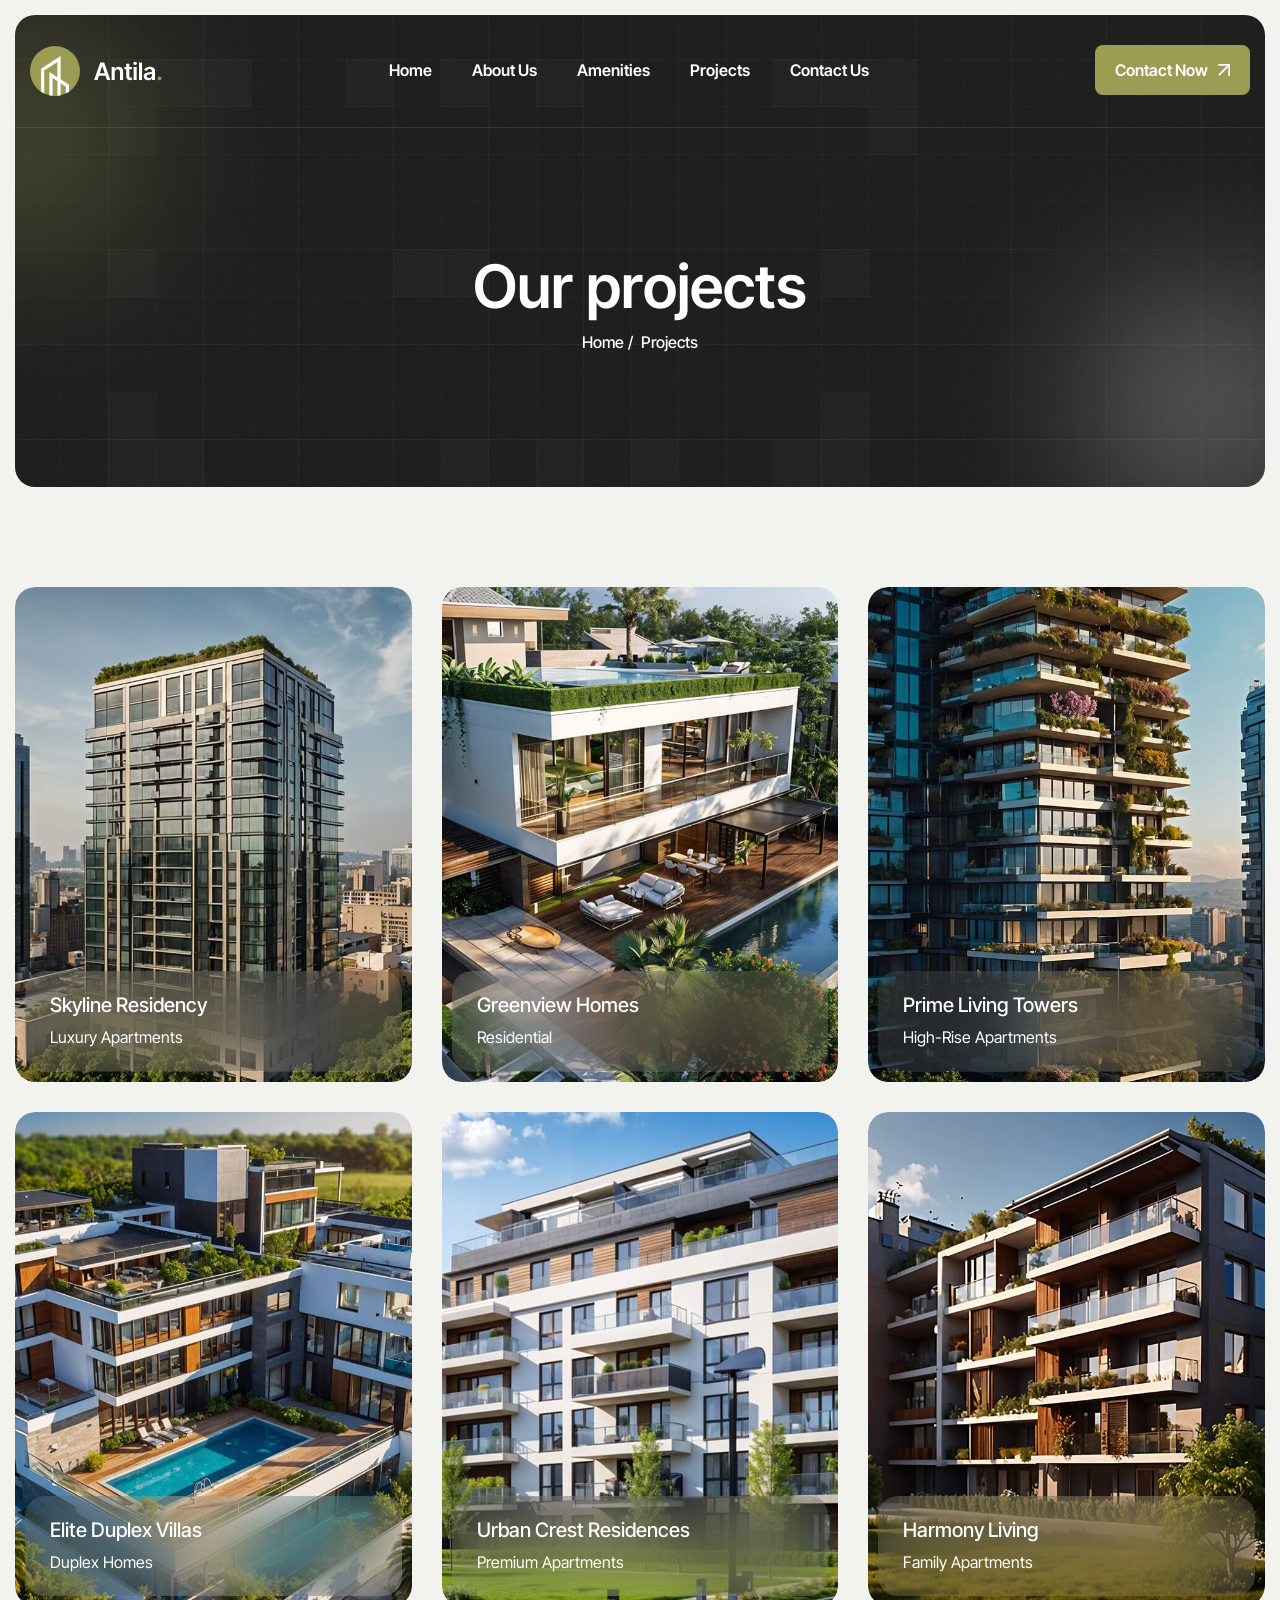
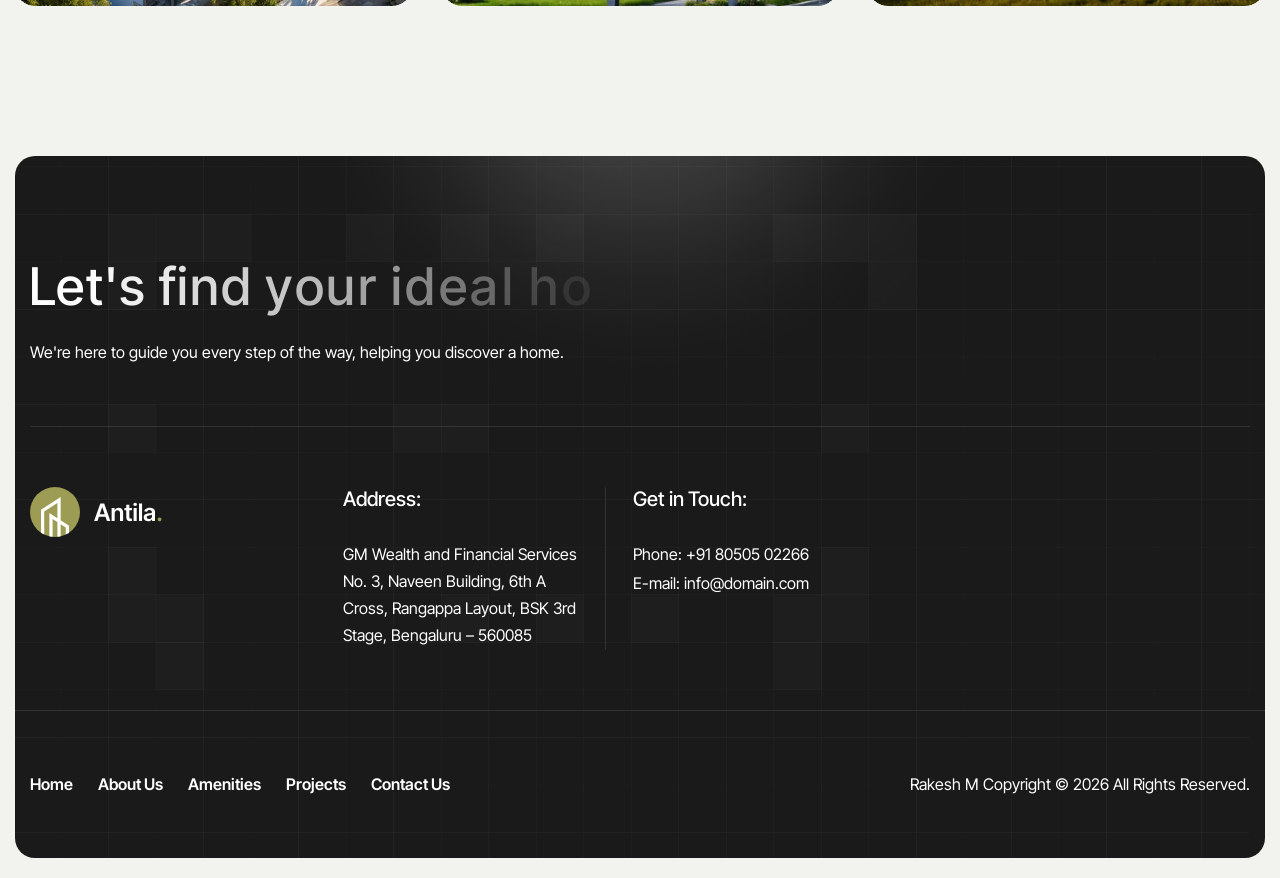
<file: projects.html>
<!doctype html>
<html lang="zxx">
  <!-- Mirrored from html.awaikenthemes.com/antila/projects.html by HTTrack Website Copier/3.x [XR&CO'2014], Wed, 28 Jan 2026 15:28:44 GMT -->
  <head>
    <!-- Meta -->
    <meta charset="utf-8" />
    <meta http-equiv="X-UA-Compatible" content="IE=edge" />
    <meta
      name="viewport"
      content="width=device-width, initial-scale=1.0, maximum-scale=1"
    />
    <meta name="description" content="" />
    <meta name="keywords" content="" />
    <meta name="author" content="Awaiken" />
    <!-- Page Title -->
    <title>Real Estate</title>
    <!-- Favicon Icon -->
    <link rel="shortcut icon" type="image/x-icon" href="images/favicon.png" />
    <!-- Google Fonts Css-->
    <link rel="preconnect" href="https://fonts.googleapis.com/" />
    <link rel="preconnect" href="https://fonts.gstatic.com/" crossorigin />
    <link
      href="https://fonts.googleapis.com/css2?family=Inter+Tight:ital,wght@0,100..900;1,100..900&amp;display=swap"
      rel="stylesheet"
    />
    <!-- Bootstrap Css -->
    <link href="css/bootstrap.min.css" rel="stylesheet" media="screen" />
    <!-- SlickNav Css -->
    <link href="css/slicknav.min.css" rel="stylesheet" />
    <!-- Swiper Css -->
    <link rel="stylesheet" href="css/swiper-bundle.min.css" />
    <!-- Font Awesome Icon Css-->
    <link href="css/all.min.css" rel="stylesheet" media="screen" />
    <!-- Animated Css -->
    <link href="css/animate.css" rel="stylesheet" />
    <!-- Magnific Popup Core Css File -->
    <link rel="stylesheet" href="css/magnific-popup.css" />
    <!-- Mouse Cursor Css File -->
    <link rel="stylesheet" href="css/mousecursor.css" />
    <!-- Main Custom Css -->
    <link href="css/custom.css" rel="stylesheet" media="screen" />
  </head>
  <body>
    <!-- Preloader Start -->
    <div class="preloader">
      <div class="loading-container">
        <div class="loading"></div>
        <div id="loading-icon"><img src="images/loader.svg" alt="" /></div>
      </div>
    </div>
    <!-- Preloader End -->

    <!-- Header Start -->
    <header class="main-header">
      <div class="header-sticky">
        <nav class="navbar navbar-expand-lg">
          <div class="container">
            <!-- Logo Start -->
            <a class="navbar-brand" href="index.html">
              <img src="images/logo.svg" alt="Logo" />
            </a>
            <!-- Logo End -->

            <!-- Main Menu Start -->
            <div class="collapse navbar-collapse main-menu">
              <div class="nav-menu-wrapper">
                <ul class="navbar-nav mr-auto" id="menu">
                  <li class="nav-item submenu">
                    <a class="nav-link" href="index.html">Home</a>
                  </li>
                  <li class="nav-item">
                    <a class="nav-link" href="about.html">About Us</a>
                  </li>
                  <li class="nav-item">
                    <a class="nav-link" href="amenities.html">Amenities</a>
                  </li>
                  <li class="nav-item">
                    <a class="nav-link" href="projects.html">Projects</a>
                  </li>

                  <li class="nav-item">
                    <a class="nav-link" href="contact.html">Contact Us</a>
                  </li>
                </ul>
              </div>

              <!-- Header Btn Start -->
              <div class="header-btn">
                <a href="contact.html" class="btn-default btn-highlighted"
                  >Contact Now</a
                >
              </div>
              <!-- Header Btn End -->
            </div>
            <!-- Main Menu End -->
            <div class="navbar-toggle"></div>
          </div>
        </nav>
        <div class="responsive-menu"></div>
      </div>
    </header>
    <!-- Header End -->

    <!-- Page Header Section Start -->
    <div class="page-header dark-section">
      <div class="container">
        <div class="row">
          <div class="col-lg-12">
            <!-- Page Header Box Start -->
            <div class="page-header-box">
              <h1 class="text-anime-style-3" data-cursor="-opaque">
                Our projects
              </h1>
              <nav class="wow fadeInUp">
                <ol class="breadcrumb">
                  <li class="breadcrumb-item">
                    <a href="index.html">home / </a>
                  </li>
                  <li class="breadcrumb-item active" aria-current="page">
                    projects
                  </li>
                </ol>
              </nav>
            </div>
            <!-- Page Header Box End -->
          </div>
        </div>
      </div>
    </div>
    <!-- Page Header Section End -->

    <!-- Page Projects Start -->
    <div class="page-projects">
      <div class="container">
        <div class="row">
          <div class="col-xl-4 col-md-6">
            <!-- Project Item Start -->
            <div class="project-item wow fadeInUp">
              <!-- Project Item Image Start -->
              <div class="project-item-image">
                <a href="project-single.html" data-cursor-text="View">
                  <figure>
                    <img src="images/project-1.jpg" alt="" />
                  </figure>
                </a>
              </div>
              <!-- Project Item Image End -->

              <!-- Project Item Btn Start -->
              <div class="project-item-btn">
                <a href="project-single.html"
                  ><img src="images/arrow-white.svg" alt=""
                /></a>
              </div>
              <!-- Project Item Btn End -->

              <!-- Project Item Content Start -->
              <div class="project-item-content">
                <h2><a href="project-single.html">Skyline Residency</a></h2>
                <p><a href="#">Luxury Apartments</a></p>
              </div>
              <!-- Project Item Content End -->
            </div>
            <!-- Project Item End -->
          </div>

          <div class="col-xl-4 col-md-6">
            <!-- Project Item Start -->
            <div class="project-item wow fadeInUp" data-wow-delay="0.2s">
              <!-- Project Item Image Start -->
              <div class="project-item-image">
                <a href="project-single.html" data-cursor-text="View">
                  <figure>
                    <img src="images/project-2.jpg" alt="" />
                  </figure>
                </a>
              </div>
              <!-- Project Item Image End -->

              <!-- Project Item Btn Start -->
              <div class="project-item-btn">
                <a href="project-single.html"
                  ><img src="images/arrow-white.svg" alt=""
                /></a>
              </div>
              <!-- Project Item Btn End -->

              <!-- Project Item Content Start -->
              <div class="project-item-content">
                <h2><a href="project-single.html">Greenview Homes</a></h2>
                <p><a href="#">Residential</a></p>
              </div>
              <!-- Project Item Content End -->
            </div>
            <!-- Project Item End -->
          </div>

          <div class="col-xl-4 col-md-6">
            <!-- Project Item Start -->
            <div class="project-item wow fadeInUp" data-wow-delay="0.4s">
              <!-- Project Item Image Start -->
              <div class="project-item-image">
                <a href="project-single.html" data-cursor-text="View">
                  <figure>
                    <img src="images/project-3.jpg" alt="" />
                  </figure>
                </a>
              </div>
              <!-- Project Item Image End -->

              <!-- Project Item Btn Start -->
              <div class="project-item-btn">
                <a href="project-single.html"
                  ><img src="images/arrow-white.svg" alt=""
                /></a>
              </div>
              <!-- Project Item Btn End -->

              <!-- Project Item Content Start -->
              <div class="project-item-content">
                <h2><a href="project-single.html">Prime Living Towers</a></h2>
                <p><a href="#">High-Rise Apartments</a></p>
              </div>
              <!-- Project Item Content End -->
            </div>
            <!-- Project Item End -->
          </div>

          <div class="col-xl-4 col-md-6">
            <!-- Project Item Start -->
            <div class="project-item wow fadeInUp" data-wow-delay="0.6s">
              <!-- Project Item Image Start -->
              <div class="project-item-image">
                <a href="project-single.html" data-cursor-text="View">
                  <figure>
                    <img src="images/project-4.jpg" alt="" />
                  </figure>
                </a>
              </div>
              <!-- Project Item Image End -->

              <!-- Project Item Btn Start -->
              <div class="project-item-btn">
                <a href="project-single.html"
                  ><img src="images/arrow-white.svg" alt=""
                /></a>
              </div>
              <!-- Project Item Btn End -->

              <!-- Project Item Content Start -->
              <div class="project-item-content">
                <h2><a href="project-single.html">Elite Duplex Villas</a></h2>
                <p><a href="#">Duplex Homes</a></p>
              </div>
              <!-- Project Item Content End -->
            </div>
            <!-- Project Item End -->
          </div>

          <div class="col-xl-4 col-md-6">
            <!-- Project Item Start -->
            <div class="project-item wow fadeInUp" data-wow-delay="0.8s">
              <!-- Project Item Image Start -->
              <div class="project-item-image">
                <a href="project-single.html" data-cursor-text="View">
                  <figure>
                    <img src="images/project-5.jpg" alt="" />
                  </figure>
                </a>
              </div>
              <!-- Project Item Image End -->

              <!-- Project Item Btn Start -->
              <div class="project-item-btn">
                <a href="project-single.html"
                  ><img src="images/arrow-white.svg" alt=""
                /></a>
              </div>
              <!-- Project Item Btn End -->

              <!-- Project Item Content Start -->
              <div class="project-item-content">
                <h2>
                  <a href="project-single.html">Urban Crest Residences</a>
                </h2>
                <p><a href="#">Premium Apartments</a></p>
              </div>
              <!-- Project Item Content End -->
            </div>
            <!-- Project Item End -->
          </div>

          <div class="col-xl-4 col-md-6">
            <!-- Project Item Start -->
            <div class="project-item wow fadeInUp" data-wow-delay="1s">
              <!-- Project Item Image Start -->
              <div class="project-item-image">
                <a href="project-single.html" data-cursor-text="View">
                  <figure>
                    <img src="images/project-6.jpg" alt="" />
                  </figure>
                </a>
              </div>
              <!-- Project Item Image End -->

              <!-- Project Item Btn Start -->
              <div class="project-item-btn">
                <a href="project-single.html"
                  ><img src="images/arrow-white.svg" alt=""
                /></a>
              </div>
              <!-- Project Item Btn End -->

              <!-- Project Item Content Start -->
              <div class="project-item-content">
                <h2><a href="project-single.html">Harmony Living</a></h2>
                <p><a href="#">Family Apartments</a></p>
              </div>
              <!-- Project Item Content End -->
            </div>
            <!-- Project Item End -->
          </div>
        </div>
      </div>
    </div>
    <!-- Page Projects End -->
    <!-- Main Footer Start -->
    <footer
      class="main-footer-moon bg-section dark-section"
      style="margin-top: 50px"
    >
      <div class="container">
        <div class="row">
          <div class="col-lg-12">
            <!-- Footer Header Start -->
            <div class="footer-header-moon">
              <!-- Section Title Start -->
              <div class="section-title">
                <h2 class="text-anime-style-3" data-cursor="-opaque">
                  Let's find your ideal home together
                </h2>
                <p class="wow fadeInUp" data-wow-delay="0.2s">
                  We're here to guide you every step of the way, helping you
                  discover a home.
                </p>
              </div>
              <!-- Section Title End -->
            </div>
            <!-- Footer Header End -->
          </div>

          <div class="col-xl-3">
            <!-- About Footer Start -->
            <div class="about-footer-moon">
              <!-- Footer Logo Start -->
              <div class="footer-logo-moon">
                <img src="images/logo.svg" alt="" />
              </div>
              <!-- Footer Logo End -->
            </div>
            <!-- About Footer End -->
          </div>

          <div class="col-xl-9">
            <!-- Footer Links Box Start -->
            <div class="footer-contact-box-moon">
              <!-- Footer Contact Item Start -->
              <div class="footer-contact-item-moon">
                <h3>Address:</h3>
                <p>
                  GM Wealth and Financial Services<br />
                  No. 3, Naveen Building, 6th A Cross, Rangappa Layout, BSK 3rd
                  Stage, Bengaluru – 560085
                </p>
              </div>
              <!-- Footer Contact Item End -->

              <!-- Footer Contact Item Start -->
              <div class="footer-contact-item-moon">
                <h3>Get in Touch:</h3>
                <p>Phone: <a href="tel:80505 02266">+91 80505 02266</a></p>
                <p>
                  E-mail: <a href="mailto:info@domai.com">info@domain.com</a>
                </p>
              </div>
              <!-- Footer Contact Item End -->
            </div>
            <!-- Footer Body End -->
          </div>
        </div>
      </div>

      <!-- Footer Copyright Start -->
      <div class="footer-copyright-moon">
        <div class="container">
          <div class="row">
            <div class="col-lg-12">
              <!-- Footer Copyright Box Start -->
              <div class="footer-copyright-box-moon">
                <!-- Footer Menu Start -->
                <div class="footer-menu-moon">
                  <ul>
                    <li><a href="index-3.html">home</a></li>
                    <li><a href="about.html">about Us</a></li>
                    <li><a href="amenities.html">Amenities</a></li>
                    <li><a href="projects.html">Projects</a></li>
                    <li><a href="contact.html">contact Us</a></li>
                  </ul>
                </div>
                <!-- Footer Menu End -->

                <!-- Footer Copyright Text Start -->
                <div class="footer-copyright-text-moon">
                  <p>Rakesh M Copyright © 2026 All Rights Reserved.</p>
                </div>
                <!-- Footer Copyright Text End -->
              </div>
              <!-- Footer Copyright Box End -->
            </div>
          </div>
        </div>
      </div>
      <!-- Footer Copyright End -->
    </footer>
    <!-- Main Footer End -->

    <!-- Jquery Library File -->
    <script src="js/jquery-3.7.1.min.js"></script>
    <!-- Bootstrap js file -->
    <script src="js/bootstrap.min.js"></script>
    <!-- Validator js file -->
    <script src="js/validator.min.js"></script>
    <!-- SlickNav js file -->
    <script src="js/jquery.slicknav.js"></script>
    <!-- Swiper js file -->
    <script src="js/swiper-bundle.min.js"></script>
    <!-- Counter js file -->
    <script src="js/jquery.waypoints.min.js"></script>
    <script src="js/jquery.counterup.min.js"></script>
    <!-- Magnific js file -->
    <script src="js/jquery.magnific-popup.min.js"></script>
    <!-- SmoothScroll -->
    <script src="js/SmoothScroll.js"></script>
    <!-- Parallax js -->
    <script src="js/parallaxie.js"></script>
    <!-- MagicCursor js file -->
    <script src="js/gsap.min.js"></script>
    <script src="js/magiccursor.js"></script>
    <!-- Text Effect js file -->
    <script src="js/SplitText.min.js"></script>
    <script src="js/ScrollTrigger.min.js"></script>
    <!-- YTPlayer js File -->
    <script src="js/jquery.mb.YTPlayer.min.js"></script>
    <!-- Wow js file -->
    <script src="js/wow.min.js"></script>
    <!-- Main Custom js file -->
    <script src="js/function.js"></script>
  </body>

  <!-- Mirrored from html.awaikenthemes.com/antila/projects.html by HTTrack Website Copier/3.x [XR&CO'2014], Wed, 28 Jan 2026 15:28:44 GMT -->
</html>
</file>
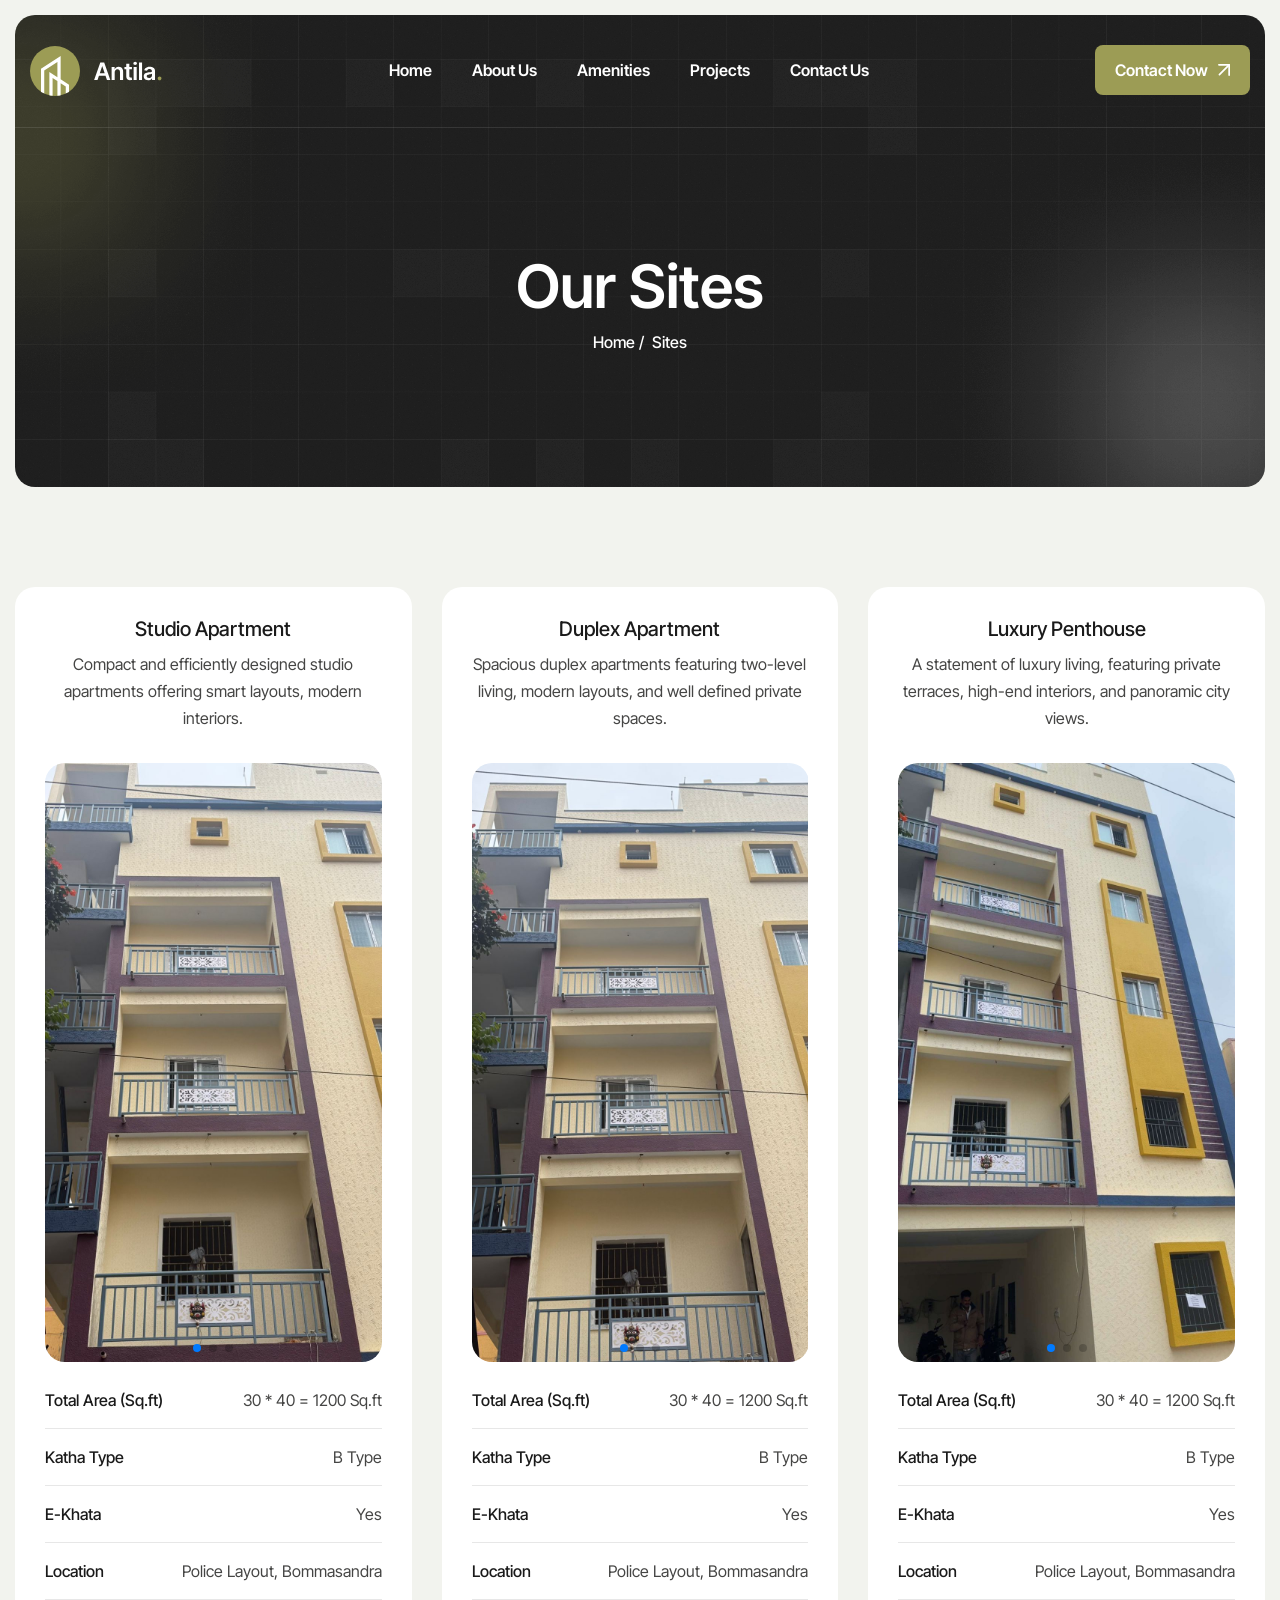
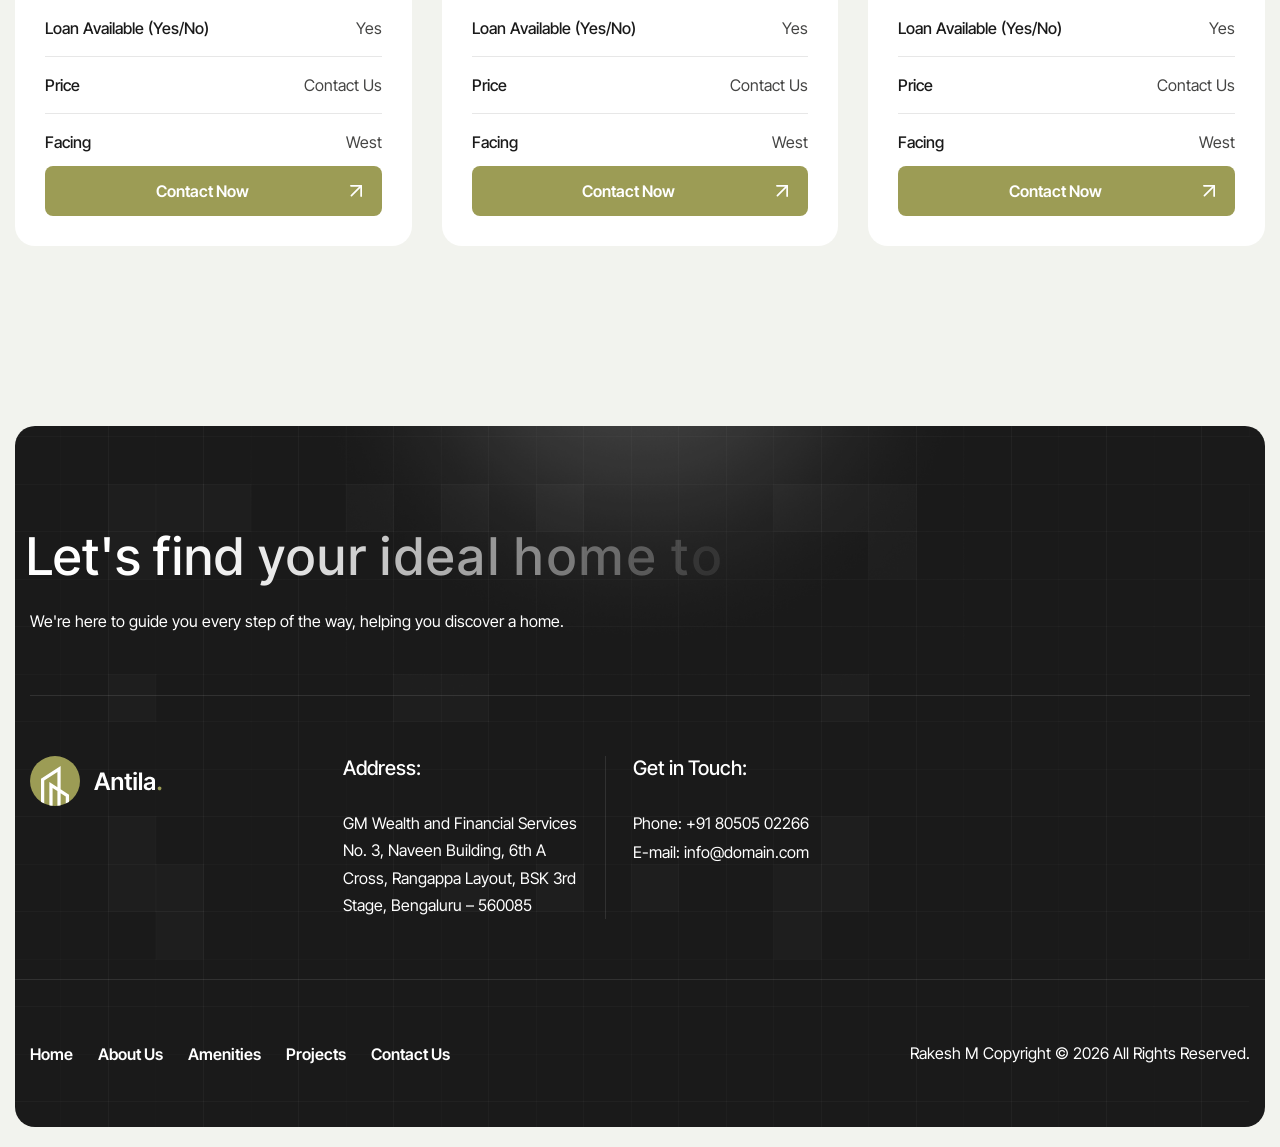
<file: sites.html>
<!doctype html>
<html lang="zxx">
  <!-- Mirrored from html.awaikenthemes.com/antila/amenities.html by HTTrack Website Copier/3.x [XR&CO'2014], Wed, 28 Jan 2026 15:28:40 GMT -->
  <head>
    <!-- Meta -->
    <meta charset="utf-8" />
    <meta http-equiv="X-UA-Compatible" content="IE=edge" />
    <meta
      name="viewport"
      content="width=device-width, initial-scale=1.0, maximum-scale=1"
    />
    <meta name="description" content="" />
    <meta name="keywords" content="" />
    <meta name="author" content="Awaiken" />
    <!-- Page Title -->
    <title>Real Estate</title>
    <!-- Favicon Icon -->
    <link rel="shortcut icon" type="image/x-icon" href="images/favicon.png" />
    <!-- Google Fonts Css-->
    <link rel="preconnect" href="https://fonts.googleapis.com/" />
    <link rel="preconnect" href="https://fonts.gstatic.com/" crossorigin />
    <link
      href="https://fonts.googleapis.com/css2?family=Inter+Tight:ital,wght@0,100..900;1,100..900&amp;display=swap"
      rel="stylesheet"
    />
    <!-- Bootstrap Css -->
    <link href="css/bootstrap.min.css" rel="stylesheet" media="screen" />
    <link
      rel="stylesheet"
      href="https://cdnjs.cloudflare.com/ajax/libs/font-awesome/6.5.1/css/all.min.css"
      integrity="sha512-DTOQO9RWCH3ppGqcWaEA1BIZOC6xxalwEsw9c2QQeAIftl+Vegovlnee1c9QX4P0b6S4z5T9d4j+X2f2a0rZQ=="
      crossorigin="anonymous"
      referrerpolicy="no-referrer"
    />

    <!-- SlickNav Css -->
    <link href="css/slicknav.min.css" rel="stylesheet" />
    <!-- Swiper Css -->
    <link rel="stylesheet" href="css/swiper-bundle.min.css" />
    <!-- Font Awesome Icon Css-->
    <link href="css/all.min.css" rel="stylesheet" media="screen" />
    <!-- Animated Css -->
    <link href="css/animate.css" rel="stylesheet" />
    <!-- Magnific Popup Core Css File -->
    <link rel="stylesheet" href="css/magnific-popup.css" />
    <!-- Mouse Cursor Css File -->
    <link rel="stylesheet" href="css/mousecursor.css" />
    <!-- Main Custom Css -->
    <link href="css/custom.css" rel="stylesheet" media="screen" />
  </head>
  <body>
    <!-- Preloader Start -->
    <div class="preloader">
      <div class="loading-container">
        <div class="loading"></div>
        <div id="loading-icon"><img src="images/loader.svg" alt="" /></div>
      </div>
    </div>
    <!-- Preloader End -->

    <!-- Header Start -->
    <header class="main-header">
      <div class="header-sticky">
        <nav class="navbar navbar-expand-lg">
          <div class="container">
            <!-- Logo Start -->
            <a class="navbar-brand" href="index.html">
              <img src="images/logo.svg" alt="Logo" />
            </a>
            <!-- Logo End -->

            <!-- Main Menu Start -->
            <div class="collapse navbar-collapse main-menu">
              <div class="nav-menu-wrapper">
                <ul class="navbar-nav mr-auto" id="menu">
                  <li class="nav-item submenu">
                    <a class="nav-link" href="index.html">Home</a>
                  </li>
                  <li class="nav-item">
                    <a class="nav-link" href="about.html">About Us</a>
                  </li>
                  <li class="nav-item">
                    <a class="nav-link" href="amenities.html">Amenities</a>
                  </li>
                  <li class="nav-item">
                    <a class="nav-link" href="projects.html">Projects</a>
                  </li>

                  <li class="nav-item">
                    <a class="nav-link" href="contact.html">Contact Us</a>
                  </li>
                </ul>
              </div>

              <!-- Header Btn Start -->
              <div class="header-btn">
                <a href="contact.html" class="btn-default btn-highlighted"
                  >Contact Now</a
                >
              </div>
              <!-- Header Btn End -->
            </div>
            <!-- Main Menu End -->
            <div class="navbar-toggle"></div>
          </div>
        </nav>
        <div class="responsive-menu"></div>
      </div>
    </header>
    <!-- Header End -->

    <!-- Page Header Section Start -->
    <div class="page-header dark-section">
      <div class="container">
        <div class="row">
          <div class="col-lg-12">
            <!-- Page Header Box Start -->
            <div class="page-header-box">
              <h1 class="text-anime-style-3" data-cursor="-opaque">
                Our Sites
              </h1>
              <nav class="wow fadeInUp">
                <ol class="breadcrumb">
                  <li class="breadcrumb-item">
                    <a href="index.html">home / </a>
                  </li>
                  <li class="breadcrumb-item active" aria-current="page">
                    sites
                  </li>
                </ol>
              </nav>
            </div>
            <!-- Page Header Box End -->
          </div>
        </div>
      </div>
    </div>
    <!-- Page Header Section End -->

    <!-- Apartments Plans Section -->
    <div class="apartments-plans">
      <div class="container">
        <div class="row">
          <!-- Studio -->
          <div class="col-xl-4 col-md-6">
            <div class="apartments-plan-item">
              <div class="apartments-plan-item-content">
                <h3>Studio Apartment</h3>
                <p>
                  Compact and efficiently designed studio apartments offering
                  smart layouts, modern interiors.
                </p>
              </div>

              <!-- Slider -->
              <div class="apartments-plan-item-image">
                <div class="swiper apartmentCardSwiper">
                  <div class="swiper-wrapper">
                    <div class="swiper-slide">
                      <a href="images/bulding1.jpeg" class="gallery-item">
                        <img src="images/bulding1.jpeg" />
                      </a>
                    </div>
                    <div class="swiper-slide">
                      <a href="images/bulding2.jpeg" class="gallery-item">
                        <img src="images/bulding2.jpeg" />
                      </a>
                    </div>
                    <div class="swiper-slide">
                      <a href="images/bulding3.jpeg" class="gallery-item">
                        <img src="images/bulding3.jpeg" />
                      </a>
                    </div>
                  </div>
                  <div class="swiper-pagination"></div>
                </div>
              </div>

              <!-- Details -->
              <div class="apartments-plan-item-list">
                <ul>
                  <li><span>Total Area (Sq.ft)</span>30 * 40 = 1200 Sq.ft</li>

                  <li><span>Katha Type</span>B Type</li>
                  <li><span>E-Khata</span>Yes</li>
                  <li><span>Location</span>Police Layout, Bommasandra</li>
                  <li><span>Loan Available (Yes/No)</span>Yes</li>

                  <li><span>Price</span>Contact Us</li>
                  <li><span>Facing</span>West</li>
                </ul>
              </div>

              <a
                href="contact.html"
                class="btn-default btn-highlighted d-block text-center mt-3"
                >Contact Now</a
              >
            </div>
          </div>

          <!-- Duplex -->
          <div class="col-xl-4 col-md-6">
            <div class="apartments-plan-item">
              <div class="apartments-plan-item-content">
                <h3>Duplex Apartment</h3>
                <p>
                  Spacious duplex apartments featuring two-level living, modern
                  layouts, and well defined private spaces.
                </p>
              </div>

              <div class="apartments-plan-item-image">
                <div class="swiper apartmentCardSwiper">
                  <div class="swiper-wrapper">
                    <div class="swiper-slide">
                      <a href="images/bulding2.jpeg" class="gallery-item"
                        ><img src="images/bulding2.jpeg"
                      /></a>
                    </div>
                    <div class="swiper-slide">
                      <a href="images/bulding3.jpeg" class="gallery-item"
                        ><img src="images/bulding3.jpeg"
                      /></a>
                    </div>
                    <div class="swiper-slide">
                      <a href="images/bulding1.jpeg" class="gallery-item"
                        ><img src="images/bulding1.jpeg"
                      /></a>
                    </div>
                  </div>
                  <div class="swiper-pagination"></div>
                </div>
              </div>

              <div class="apartments-plan-item-list">
                <ul>
                  <li><span>Total Area (Sq.ft)</span>30 * 40 = 1200 Sq.ft</li>

                  <li><span>Katha Type</span>B Type</li>
                  <li><span>E-Khata</span>Yes</li>
                  <li><span>Location</span>Police Layout, Bommasandra</li>
                  <li><span>Loan Available (Yes/No)</span>Yes</li>

                  <li><span>Price</span>Contact Us</li>
                  <li><span>Facing</span>West</li>
                </ul>
              </div>

              <a
                href="contact.html"
                class="btn-default btn-highlighted d-block text-center mt-3"
                >Contact Now</a
              >
            </div>
          </div>

          <!-- Penthouse -->
          <div class="col-xl-4 col-md-6">
            <div class="apartments-plan-item">
              <div class="apartments-plan-item-content">
                <h3>Luxury Penthouse</h3>
                <p>
                  A statement of luxury living, featuring private terraces,
                  high-end interiors, and panoramic city views.
                </p>
              </div>

              <div class="apartments-plan-item-image">
                <div class="swiper apartmentCardSwiper">
                  <div class="swiper-wrapper">
                    <div class="swiper-slide">
                      <a href="images/bulding3.jpeg" class="gallery-item"
                        ><img src="images/bulding3.jpeg"
                      /></a>
                    </div>
                    <div class="swiper-slide">
                      <a href="images/bulding1.jpeg" class="gallery-item"
                        ><img src="images/bulding1.jpeg"
                      /></a>
                    </div>
                    <div class="swiper-slide">
                      <a href="images/bulding2.jpeg" class="gallery-item"
                        ><img src="images/bulding2.jpeg"
                      /></a>
                    </div>
                  </div>
                  <div class="swiper-pagination"></div>
                </div>
              </div>

              <div class="apartments-plan-item-list">
                <ul>
                  <li><span>Total Area (Sq.ft)</span>30 * 40 = 1200 Sq.ft</li>

                  <li><span>Katha Type</span>B Type</li>
                  <li><span>E-Khata</span>Yes</li>
                  <li><span>Location</span>Police Layout, Bommasandra</li>
                  <li><span>Loan Available (Yes/No)</span>Yes</li>

                  <li><span>Price</span>Contact Us</li>
                  <li><span>Facing</span>West</li>
                </ul>
                <!-- <ul>
                  <li>
                    <span
                      ><img src="images/icon-apartments-amenity-1.svg" />Total
                      Area (Sq.ft)</span
                    >1200 Sq.ft
                  </li>
                  <li>
                    <span
                      ><img src="images/icon-apartments-amenity-2.svg" />Living
                      Room</span
                    >22 m²
                  </li>
                  <li>
                    <span
                      ><img src="images/icon-apartments-amenity-3.svg" />Kitchen
                      Area</span
                    >15 m²
                  </li>
                  <li>
                    <span
                      ><img src="images/icon-apartments-amenity-4.svg" />Master
                      Bedroom</span
                    >20 m²
                  </li>
                </ul> -->
              </div>

              <a
                href="contact.html"
                class="btn-default btn-highlighted d-block text-center mt-3"
                >Contact Now</a
              >
            </div>
          </div>
        </div>
      </div>
    </div>

    <!-- Main Footer Start -->
    <footer
      class="main-footer-moon bg-section dark-section"
      style="margin-top: 50px"
    >
      <div class="container">
        <div class="row">
          <div class="col-lg-12">
            <!-- Footer Header Start -->
            <div class="footer-header-moon">
              <!-- Section Title Start -->
              <div class="section-title">
                <h2 class="text-anime-style-3" data-cursor="-opaque">
                  Let's find your ideal home together
                </h2>
                <p class="wow fadeInUp" data-wow-delay="0.2s">
                  We're here to guide you every step of the way, helping you
                  discover a home.
                </p>
              </div>
              <!-- Section Title End -->
            </div>
            <!-- Footer Header End -->
          </div>

          <div class="col-xl-3">
            <!-- About Footer Start -->
            <div class="about-footer-moon">
              <!-- Footer Logo Start -->
              <div class="footer-logo-moon">
                <img src="images/logo.svg" alt="" />
              </div>
              <!-- Footer Logo End -->
            </div>
            <!-- About Footer End -->
          </div>

          <div class="col-xl-9">
            <!-- Footer Links Box Start -->
            <div class="footer-contact-box-moon">
              <!-- Footer Contact Item Start -->
              <div class="footer-contact-item-moon">
                <h3>Address:</h3>
                <p>
                  GM Wealth and Financial Services<br />
                  No. 3, Naveen Building, 6th A Cross, Rangappa Layout, BSK 3rd
                  Stage, Bengaluru – 560085
                </p>
              </div>
              <!-- Footer Contact Item End -->

              <!-- Footer Contact Item Start -->
              <div class="footer-contact-item-moon">
                <h3>Get in Touch:</h3>
                <p>Phone: <a href="tel:80505 02266">+91 80505 02266</a></p>
                <p>
                  E-mail: <a href="mailto:info@domai.com">info@domain.com</a>
                </p>
              </div>
              <!-- Footer Contact Item End -->
            </div>
            <!-- Footer Body End -->
          </div>
        </div>
      </div>

      <!-- Footer Copyright Start -->
      <div class="footer-copyright-moon">
        <div class="container">
          <div class="row">
            <div class="col-lg-12">
              <!-- Footer Copyright Box Start -->
              <div class="footer-copyright-box-moon">
                <!-- Footer Menu Start -->
                <div class="footer-menu-moon">
                  <ul>
                    <li><a href="index-3.html">home</a></li>
                    <li><a href="about.html">about Us</a></li>
                    <li><a href="amenities.html">Amenities</a></li>
                    <li><a href="projects.html">Projects</a></li>
                    <li><a href="contact.html">contact Us</a></li>
                  </ul>
                </div>
                <!-- Footer Menu End -->

                <!-- Footer Copyright Text Start -->
                <div class="footer-copyright-text-moon">
                  <p>Rakesh M Copyright © 2026 All Rights Reserved.</p>
                </div>
                <!-- Footer Copyright Text End -->
              </div>
              <!-- Footer Copyright Box End -->
            </div>
          </div>
        </div>
      </div>
      <!-- Footer Copyright End -->
    </footer>
    <!-- Main Footer End -->

    <!-- Jquery Library File -->
    <script src="js/jquery-3.7.1.min.js"></script>
    <!-- Bootstrap js file -->
    <script src="js/bootstrap.min.js"></script>
    <!-- Validator js file -->
    <script src="js/validator.min.js"></script>
    <!-- SlickNav js file -->
    <script src="js/jquery.slicknav.js"></script>
    <!-- Swiper js file -->
    <script src="js/swiper-bundle.min.js"></script>
    <!-- Counter js file -->
    <script src="js/jquery.waypoints.min.js"></script>
    <script src="js/jquery.counterup.min.js"></script>
    <!-- Magnific js file -->
    <script src="js/jquery.magnific-popup.min.js"></script>
    <!-- SmoothScroll -->
    <script src="js/SmoothScroll.js"></script>
    <!-- Parallax js -->
    <script src="js/parallaxie.js"></script>
    <!-- MagicCursor js file -->
    <script src="js/gsap.min.js"></script>
    <script src="js/magiccursor.js"></script>
    <!-- Text Effect js file -->
    <script src="js/SplitText.min.js"></script>
    <script src="js/ScrollTrigger.min.js"></script>
    <!-- YTPlayer js File -->
    <script src="js/jquery.mb.YTPlayer.min.js"></script>
    <!-- Wow js file -->
    <script src="js/wow.min.js"></script>
    <!-- Main Custom js file -->
    <script src="js/function.js"></script>
  </body>

  <!-- Mirrored from html.awaikenthemes.com/antila/amenities.html by HTTrack Website Copier/3.x [XR&CO'2014], Wed, 28 Jan 2026 15:28:41 GMT -->
</html>
</file>
<file: css/custom.css>
/* ----------------------------------------------------------------------------------------
* Author        : Awaiken
* Template Name : Antila - Single Property and Apartment HTML Template
* File          : CSS File
* Version       : 1.0
* ---------------------------------------------------------------------------------------- */
/* INDEX
----------------------------------------------------------------------------------------
01. Global Variables
02. General css
03. Header css
04. Hero css
05. About Us css
06. Our Amenities css
07. Apartments Plans css
08. Intro Video css
09. Why Choose Us css
10. Our Projects css
11. Our Gallery css
12. CTA Box css
13. Our Team css
14. Our Testimonials css
15. Our Blog css
16. Footer css
17. About Us Page css
18. Amenities Page css
19. Amenity Single css
20. Blog Archive css
21. Blog Single css
22. Projects Page css
23. Project Single css
24. Team Page css
25. Team Single css
26. Testimonials Page css
27. Image Gallery css
28. Video Gallery css
29. FAQ's Page css
30. Contact Us Page css
31. 404 Error Page css
32.	Responsive css
33. Home - Version 2 css
34. Home - Version 3 css 
-------------------------------------------------------------------------------------- */

/************************************/
/*** 	 01. Global Variables	  ***/
/************************************/

:root {
  --primary-color: #1a1a1a;
  --secondary-color: #ffffff;
  --bg-color: #f2f3ee;
  --text-color: #454544;
  --accent-color: #9c9c55;
  --white-color: #ffffff;
  --divider-color: #1a1a1a1a;
  --dark-divider-color: #ffffff1a;
  --error-color: rgb(230, 87, 87);
  --default-font: "Inter Tight", sans-serif;
}

/************************************/
/*** 	   02. General css		  ***/
/************************************/

html,
body {
  width: 100%;
  overflow-x: clip;
}

body {
  font-family: var(--default-font);
  font-size: 16px;
  font-weight: 400;
  line-height: 1em;
  color: var(--text-color);
  background: var(--bg-color);
}

::-webkit-scrollbar-track {
  background-color: var(--primary-color);
  border-left: 1px solid var(--primary-color);
}

::-webkit-scrollbar {
  width: 7px;
  background-color: var(--accent-color);
}

::-webkit-scrollbar-thumb {
  background: var(--accent-color);
}

::selection {
  color: var(--primary-color);
  background-color: var(--accent-color);
  filter: invert(1);
}

p {
  line-height: 1.7em;
  margin-bottom: 1.5em;
}

h1,
h2,
h3,
h4,
h5,
h6 {
  font-weight: 500;
  line-height: 1.2em;
  color: var(--primary-color);
  margin: 0;
}

figure {
  margin: 0;
}

img {
  max-width: 100%;
}

a {
  text-decoration: none;
}

a:hover {
  text-decoration: none;
  outline: 0;
}

a:focus {
  text-decoration: none;
  outline: 0;
}

.container {
  max-width: 1300px;
}

.container,
.container-fluid,
.container-lg,
.container-md,
.container-sm,
.container-xl,
.container-xxl {
  padding-right: 15px;
  padding-left: 15px;
}

.image-anime {
  position: relative;
  overflow: hidden;
}

.image-anime:after {
  content: "";
  position: absolute;
  width: 200%;
  height: 0%;
  left: 50%;
  top: 50%;
  background-color: rgba(255, 255, 255, 0.3);
  transform: translate(-50%, -50%) rotate(-45deg);
  z-index: 1;
}

.image-anime:hover:after {
  height: 250%;
  transition: all 600ms linear;
  background-color: transparent;
}

.reveal {
  position: relative;
  display: -webkit-inline-box;
  display: -ms-inline-flexbox;
  display: inline-flex;
  visibility: hidden;
  overflow: hidden;
}

.reveal img {
  height: 100%;
  width: 100%;
  -o-object-fit: cover;
  object-fit: cover;
  -webkit-transform-origin: left;
  transform-origin: left;
}

.row {
  margin-right: -15px;
  margin-left: -15px;
}

.row > * {
  padding-right: 15px;
  padding-left: 15px;
}

.row.no-gutters {
  margin-right: 0px;
  margin-left: 0px;
}

.row.no-gutters > * {
  padding-right: 0px;
  padding-left: 0px;
}

.btn-default {
  position: relative;
  display: inline-block;
  font-size: 16px;
  font-weight: 600;
  line-height: 1em;
  text-transform: capitalize;
  color: var(--white-color);
  background: var(--accent-color);
  border-radius: 8px;
  padding: 17px 42px 17px 20px;
  border: none;
  overflow: hidden;
  transition: all 0.4s ease-in-out;
  z-index: 1;
}

.btn-default:hover {
  color: var(--white-color);
}

.btn-default::before {
  content: "";
  position: absolute;
  top: 50%;
  right: 20px;
  width: 12px;
  height: 12px;
  background-image: url("../images/arrow-white.svg");
  background-repeat: no-repeat;
  background-position: center center;
  background-size: cover;
  transform: translateY(-50%);
  transition: all 0.4s ease-in-out;
}

.btn-default:hover::before {
  transform: translateY(-50%) rotate(45deg);
}

.btn-default::after {
  content: "";
  position: absolute;
  top: 0;
  right: 0;
  bottom: 0;
  width: 0;
  height: 100%;
  background: var(--primary-color);
  transition: all 0.4s ease-in-out;
  z-index: -1;
}

.btn-default:hover::after {
  right: auto;
  left: 0;
  width: 100%;
}

.btn-default.btn-light {
  background-color: var(--dark-divider-color);
  backdrop-filter: blur(50px);
  -webkit-backdrop-filter: blur(50px);
}

.btn-default.btn-light:hover,
.btn-default.btn-highlighted:hover {
  color: var(--primary-color);
}

.btn-default.btn-light:hover:before,
.btn-default.btn-highlighted:hover:before {
  filter: brightness(0) invert(0);
}

.btn-default.btn-light::after,
.btn-default.btn-highlighted::after {
  background: var(--white-color);
}

.readmore-btn {
  position: relative;
  display: inline-block;
  font-weight: 600;
  line-height: 1.625em;
  text-transform: capitalize;
  color: var(--primary-color);
  padding-right: 35px;
  transition: all 0.4s ease-in-out;
}

.readmore-btn::before {
  content: "";
  position: absolute;
  top: 50%;
  transform: translateY(-50%);
  right: 0px;
  height: 26px;
  width: 26px;
  background-color: var(--accent-color);
  border-radius: 100px;
  background-image: url("../images/arrow-white.svg");
  background-repeat: no-repeat;
  background-position: center center;
  background-size: 8px auto;
  transition: all 0.4s ease-in-out;
}

.readmore-btn:hover::before {
  transform: translateY(-50%) rotate(45deg);
}

.cb-cursor:before {
  background: var(--accent-color);
}

.preloader {
  position: fixed;
  top: 0;
  left: 0;
  right: 0;
  bottom: 0;
  z-index: 1000;
  background: var(--primary-color);
  display: flex;
  align-items: center;
  justify-content: center;
}

.loading-container,
.loading {
  height: 100px;
  position: relative;
  width: 100px;
  border-radius: 100%;
}

.loading-container {
  margin: 40px auto;
}

.loading {
  border: 1px solid transparent;
  border-color: transparent var(--white-color) transparent var(--white-color);
  animation: rotate-loading 1.5s linear 0s infinite normal;
  transform-origin: 50% 50%;
}

.loading-container:hover .loading,
.loading-container .loading {
  transition: all 0.5s ease-in-out;
}

#loading-icon {
  position: absolute;
  top: 50%;
  left: 50%;
  max-width: 66px;
  transform: translate(-50%, -50%);
}

@keyframes rotate-loading {
  0% {
    transform: rotate(0deg);
  }
  100% {
    transform: rotate(360deg);
  }
}

.bg-section {
  width: 100%;
  max-width: 1820px;
  background-color: var(--secondary-color);
  border-radius: 20px;
  margin: 0 auto;
}

.bg-section .container-fluid {
  padding: 0;
}

.dark-section {
  background-color: var(--primary-color);
  background-image: url("../images/dark-section-bg-image.png");
  background-repeat: no-repeat;
  background-position: top center;
  background-size: cover;
}

.section-row {
  margin-bottom: 80px;
}

.section-row .section-title {
  margin-bottom: 0;
}

.section-row .section-title.section-title-center {
  width: 100%;
  max-width: 800px;
  margin: 0 auto;
  text-align: center;
}

.section-btn {
  text-align: right;
}

.section-content-btn .section-btn {
  margin-top: 30px;
  text-align: left;
}

.section-title-content p {
  margin-bottom: 20px;
}

.section-title-content p:last-child {
  margin-bottom: 0;
}

.section-title {
  margin-bottom: 40px;
}

.section-title .section-sub-title {
  position: relative;
  display: inline-block;
  font-size: 14px;
  font-weight: 500;
  text-transform: capitalize;
  line-height: 1em;
  color: var(--primary-color);
  border: 1px solid var(--divider-color);
  border-radius: 100px;
  padding: 8px 20px 8px 36px;
  margin-bottom: 15px;
}

.section-title .section-sub-title::before {
  content: "";
  position: absolute;
  left: 20px;
  top: 50%;
  transform: translateY(-50%);
  background: var(--accent-color);
  border-radius: 50%;
  width: 6px;
  height: 6px;
}

.section-title h1 {
  font-size: 60px;
  font-weight: 600;
  margin-bottom: 0;
  cursor: none;
}

.section-title h2 {
  font-size: 52px;
  margin-bottom: 0;
  cursor: none;
}

.section-title p {
  margin-top: 20px;
  margin-bottom: 0;
}

.dark-section .section-title .section-sub-title {
  border-color: var(--dark-divider-color);
}

.dark-section .section-title .section-sub-title,
.dark-section .section-title h1,
.dark-section .section-title h2,
.dark-section .section-title p,
.dark-section .section-title-content p {
  color: var(--white-color);
}

.help-block.with-errors ul {
  margin: 0;
  text-align: left;
}

.help-block.with-errors ul li {
  color: var(--error-color);
  font-weight: 500;
  font-size: 14px;
}

/************************************/
/**** 	    03. Header css		 ****/
/************************************/

header.main-header {
  position: absolute;
  top: 15px;
  left: 15px;
  right: 15px;
  border-bottom: 1px solid var(--dark-divider-color);
  z-index: 100;
}

header.main-header .header-sticky {
  position: relative;
  top: 0;
  z-index: 100;
}

header.main-header .header-sticky.hide {
  transform: translateY(-100%);
  transition: transform 0.3s ease-in-out;
}

header.main-header .header-sticky.active {
  position: fixed;
  top: 0;
  left: 15px;
  right: 15px;
  transform: translateY(0);
  background: var(--primary-color);
  border-bottom: 1px solid var(--dark-divider-color);
  border-radius: 0 0 20px 20px;
}

.navbar {
  padding: 30px 0;
  align-items: center;
}

.navbar-brand {
  padding: 0;
  margin: 0;
}

.main-menu .nav-menu-wrapper {
  flex: 1;
  text-align: center;
  margin: 0 1.042vw;
}

.main-menu .nav-menu-wrapper > ul {
  align-items: center;
  display: inline-flex;
}

.main-menu ul li {
  margin: 0 10px;
  position: relative;
}

.main-menu ul li a {
  font-size: 16px;
  font-weight: 600;
  line-height: 1.2em;
  padding: 12px 10px !important;
  color: var(--white-color);
  background: transparent;
  border-radius: 0px;
  text-transform: capitalize;
  transition: all 0.3s ease-in-out;
}

.main-menu ul li.submenu > a:after {
  content: "\f107";
  font-family: "FontAwesome";
  font-weight: 900;
  font-size: 14px;
  margin-left: 8px;
  display: none;
}

.main-menu ul li a:hover,
.main-menu ul li a:focus {
  color: var(--accent-color);
}

.main-menu ul ul {
  visibility: hidden;
  opacity: 0;
  transform: scale(1, 0.8);
  transform-origin: top;
  padding: 0;
  margin: 0;
  list-style: none;
  width: 235px;
  border-radius: 20px;
  position: absolute;
  left: 0;
  top: 100%;
  background: var(--accent-color);
  transition: all 0.3s ease-in-out;
  text-align: left;
}

.main-menu ul li.submenu:first-child ul {
  width: 235px;
}

.main-menu ul ul ul {
  left: 100%;
  top: 0;
  text-align: left;
}

.main-menu ul li:hover > ul {
  visibility: visible;
  opacity: 1;
  transform: scale(1, 1);
  padding: 5px 0;
}

.main-menu ul li.submenu ul li.submenu > a:after {
  content: "\f105";
  float: right;
}

.main-menu ul ul li {
  margin: 0;
  padding: 0;
}

.main-menu ul ul li a {
  color: var(--white-color);
  padding: 6px 20px !important;
  transition: all 0.3s ease-in-out;
}

.main-menu ul ul li a:hover,
.main-menu ul ul li a:focus {
  color: var(--primary-color);
  background-color: transparent;
  padding: 6px 20px 6px 23px !important;
}

.main-menu ul li.highlighted-menu {
  display: none;
}

.responsive-menu,
.navbar-toggle {
  display: none;
}

.responsive-menu {
  position: relative;
  top: 0;
}

.slicknav_btn {
  background: var(--accent-color);
  padding: 0;
  display: flex;
  align-items: center;
  justify-content: center;
  width: 38px;
  height: 38px;
  margin: 0;
  border-radius: 6px;
}

.slicknav_icon .slicknav_icon-bar {
  display: block;
  width: 100%;
  height: 3px;
  width: 22px;
  background-color: var(--white-color);
  border-radius: 6px;
  margin: 4px auto !important;
  transition: all 0.1s ease-in-out;
}

.slicknav_icon .slicknav_icon-bar:first-child {
  margin-top: 0 !important;
}

.slicknav_icon .slicknav_icon-bar:last-child {
  margin-bottom: 0 !important;
}

.navbar-toggle
  a.slicknav_btn.slicknav_open
  .slicknav_icon
  span.slicknav_icon-bar:nth-child(1) {
  transform: rotate(-45deg) translate(-5px, 5px);
}

.navbar-toggle
  a.slicknav_btn.slicknav_open
  .slicknav_icon
  span.slicknav_icon-bar:nth-child(2) {
  opacity: 0;
}

.navbar-toggle
  a.slicknav_btn.slicknav_open
  .slicknav_icon
  span.slicknav_icon-bar:nth-child(3) {
  transform: rotate(45deg) translate(-5px, -5px);
}

.slicknav_menu {
  position: absolute;
  width: 100%;
  padding: 0;
  background: var(--accent-color);
}

.slicknav_menu ul {
  margin: 5px 0;
}

.slicknav_menu ul ul {
  margin: 0;
}

.slicknav_nav .slicknav_row,
.slicknav_nav li a {
  position: relative;
  font-size: 16px;
  font-weight: 600;
  text-transform: capitalize;
  padding: 7px 20px;
  color: var(--white-color);
  line-height: normal;
  margin: 0;
  border-radius: 0 !important;
  transition: all 0.3s ease-in-out;
}

.slicknav_nav a:hover,
.slicknav_nav a:focus,
.slicknav_nav .slicknav_row:hover {
  background-color: transparent;
  color: var(--primary-color);
}

.slicknav_menu ul ul li a {
  padding: 7px 20px 7px 30px;
}

.slicknav_arrow {
  font-size: 0 !important;
}

.slicknav_arrow:after {
  content: "\f107";
  position: absolute;
  font-family: "FontAwesome";
  font-weight: 900;
  font-size: 12px;
  margin-left: 8px;
  color: var(--white-color);
  right: 15px;
  top: 50%;
  transform: translateY(-50%);
  transition: all 0.3s ease-out;
  display: none;
}

.slicknav_open > a .slicknav_arrow:after {
  transform: translateY(-50%) rotate(-180deg);
  color: var(--primary-color);
}

/************************************/
/*** 	    04. Hero css	      ***/
/************************************/

.hero {
  background-image: url("../images/hero-bg-image.png");
  border-radius: 20px;
  padding: 230px 0 0;
  margin: 15px 15px 0 15px;
}

.hero-content {
  max-width: 990px;
  text-align: center;
  margin: 0 auto;
}

.hero-content .section-title .section-sub-title {
  background-color: var(--dark-divider-color);
}

.hero-content .section-title p {
  max-width: 800px;
  margin-left: auto;
  margin-right: auto;
}

.hero-content-btn {
  display: flex;
  flex-wrap: wrap;
  align-items: center;
  justify-content: center;
  gap: 30px;
}

.hero-image-box {
  position: relative;
  text-align: center;
  margin-top: 70px;
  overflow: hidden;
}

.hero-image {
  position: relative;
  margin-bottom: -30px;
  z-index: 1;
}

.hero-image figure {
  display: block;
  max-width: 1115px;
  border-radius: 20px 20px 0 0;
  margin: 0 auto;
}

.hero-image img {
  width: 100%;
  aspect-ratio: 1 / 0.426;
  object-fit: cover;
  border-radius: 20px 20px 0 0;
}

.hero-image-title {
  position: absolute;
  left: 0;
  right: 0;
  bottom: -50px;
}

.hero-image-title h2 {
  font-size: 20.833vw;
  opacity: 20%;
  font-weight: 600;
  line-height: 0.85em;
  letter-spacing: 0.1em;
  background: linear-gradient(
    0deg,
    rgba(255, 255, 255, 0) 0%,
    var(--white-color) 100%
  );
  background-clip: text;
  -webkit-background-clip: text;
  -webkit-text-fill-color: transparent;
}

/************************************/
/*** 	   05. About Us css	      ***/
/************************************/

.about-us {
  padding: 100px 0;
}

.about-us .section-row .section-title.section-title-center {
  max-width: 1230px;
}

.about-us-counter-list {
  display: flex;
  flex-wrap: wrap;
  gap: 40px 3.125vw;
}

.about-us-counter-item {
  position: relative;
  width: calc(33.33% - 2.083vw);
}

.about-us-counter-item::before {
  content: "";
  position: absolute;
  top: 0;
  bottom: 0;
  right: -1.563vw;
  background: var(--divider-color);
  width: 1px;
  height: 100%;
}

.about-us-counter-item:nth-child(4n + 4):before,
.about-us-counter-item:last-child:before {
  display: none;
}

.about-us-counter-item h2 {
  font-size: 52px;
  font-weight: 600;
}

.about-us-counter-item p {
  margin: 10px 0 0;
}

.company-supports-slider-box {
  margin-top: 80px;
}

.company-supports-content {
  display: flex;
  align-items: center;
  justify-content: space-between;
  gap: 30px;
  margin-bottom: 40px;
  text-align: center;
}

.company-supports-content hr {
  height: 1px;
  flex-grow: 1;
  color: var(--divider-color);
  opacity: 1;
  margin: 0;
}

.company-supports-content p {
  margin-bottom: 0;
}

.company-supports-slider {
  padding: 0 2.083vw;
}

.company-supports-logo {
  text-align: center;
}

.company-supports-logo img {
  width: 100%;
  max-width: 170px;
  height: 40px;
}

/************************************/
/*** 	 06. Our Amenities css    ***/
/************************************/

.our-amenities {
  background-image: url("../images/section-bg-image-1.png");
  background-position: top -80px right -80px;
  background-repeat: no-repeat;
  background-size: auto;
  padding: 100px 0;
}

.amenity-item {
  position: relative;
  border-radius: 20px;
  min-height: 380px;
  height: calc(100% - 30px);
  margin-bottom: 30px;
  padding: 40px;
  overflow: hidden;
}

.amenity-item:before {
  content: "";
  position: absolute;
  top: 0;
  left: 0;
  right: 0;
  bottom: 0;
  background: var(--bg-color);
  border-radius: 0;
  width: 100%;
  height: 100%;
  transition: all 0.5s ease-in-out;
  z-index: 1;
}

.amenity-item.active::before,
.amenity-item:hover::before {
  transform: translate(0%, -100%);
}

.amenity-item-image {
  position: absolute;
  top: 0;
  left: 0;
  right: 0;
  bottom: 0;
  opacity: 0;
  transition: all 0.4s ease-in-out;
}

.amenity-item.active .amenity-item-image,
.amenity-item:hover .amenity-item-image {
  opacity: 1;
}

.amenity-item-image::after {
  content: "";
  position: absolute;
  top: 0;
  left: 0;
  right: 0;
  bottom: 0;
  background-color: var(--primary-color);
  opacity: 50%;
  width: 100%;
  height: 100%;
}

.amenity-item-image figure {
  display: block;
  width: 100%;
  height: 100%;
}

.amenity-item-image img {
  width: 100%;
  height: 100%;
  object-fit: cover;
}

.amenity-item-content-box {
  position: relative;
  display: flex;
  flex-direction: column;
  justify-content: space-between;
  gap: 30px;
  height: 100%;
  z-index: 2;
}

.amenity-item-header .icon-box {
  position: relative;
  height: 50px;
  width: 50px;
  background-color: var(--accent-color);
  border-radius: 50%;
  display: flex;
  align-items: center;
  justify-content: center;
  overflow: hidden;
  margin-bottom: 20px;
}

.amenity-item-header .icon-box img {
  width: 100%;
  max-width: 24px;
}

.amenity-item-content h2 {
  font-size: 20px;
  transition: all 0.4s ease-in-out;
}

.amenity-item-content h2 a {
  color: inherit;
}

.amenity-item-content p {
  margin: 15px 0 0;
  transition: all 0.4s ease-in-out;
}

.amenity-item-content p:first-child {
  margin-top: 0;
}

.amenity-item-btn {
  border-top: 1px solid var(--divider-color);
  margin-top: 20px;
  padding-top: 20px;
  transition: all 0.4s ease-in-out;
}

.amenity-item.active .amenity-item-btn,
.amenity-item:hover .amenity-item-btn {
  border-color: var(--dark-divider-color);
}

.amenity-item.active .amenity-item-content h2,
.amenity-item:hover .amenity-item-content h2,
.amenity-item.active .amenity-item-content p,
.amenity-item:hover .amenity-item-content p,
.amenity-item.active .amenity-item-btn .readmore-btn,
.amenity-item:hover .amenity-item-btn .readmore-btn {
  color: var(--white-color);
}

.section-footer-text {
  margin-top: 30px;
  text-align: center;
}

.section-footer-text p {
  color: var(--primary-color);
  margin-bottom: 0;
}

.section-footer-text p span {
  display: inline-block;
  font-size: 14px;
  font-weight: 500;
  background: var(--accent-color);
  color: var(--white-color);
  line-height: 1em;
  padding: 4px 10px;
  border-radius: 20px;
  margin-right: 10px;
}

.section-footer-text p a {
  font-weight: 600;
  text-transform: capitalize;
  text-decoration: underline;
  text-underline-offset: 3px;
  color: var(--accent-color);
  transition: all 0.3s ease-in-out;
}

.section-footer-text p a:hover {
  color: var(--primary-color);
}

.section-footer-text ul {
  width: 100%;
  padding: 0;
  margin: 20px 0 0;
  list-style: none;
}

.section-footer-text ul li {
  display: inline-block;
  font-size: 20px;
  font-weight: 600;
  line-height: normal;
  color: var(--primary-color);
  margin-right: 10px;
}

.section-footer-text ul li:last-child {
  margin: 0;
}

.section-footer-text ul li i {
  color: var(--accent-color);
}

.section-footer-text.section-footer-contact {
  display: flex;
  flex-wrap: wrap;
  align-items: center;
  justify-content: center;
  gap: 10px 20px;
}

.section-footer-text.section-footer-contact span {
  width: 30px;
  height: 30px;
  padding: 0;
  display: inline-flex;
  justify-content: center;
  align-items: center;
  margin-right: 10px;
}

.section-footer-text.section-footer-contact span img {
  width: 100%;
  max-width: 16px;
}

.satisfy-client-images {
  display: inline-flex;
  align-items: center;
}

.satisfy-client-image {
  position: relative;
  display: inline-block;
  border: 1px solid var(--white-color);
  border-radius: 50%;
  margin-left: -14px;
  overflow: hidden;
  z-index: 1;
}

.satisfy-client-image:first-child {
  margin-left: 0;
}

.satisfy-client-image figure {
  display: block;
}

.satisfy-client-image img {
  width: 100%;
  max-width: 44px;
}

.satisfy-client-image.add-more {
  width: 46px;
  height: 46px;
  background: var(--accent-color);
  display: flex;
  justify-content: center;
  align-items: center;
}

.satisfy-client-image.add-more h3 {
  font-size: 14px;
  color: var(--white-color);
}

.satisfy-client-image.add-more i {
  font-size: 20px;
  color: var(--white-color);
}

.section-footer-text.section-satisfy-img {
  display: flex;
  flex-wrap: wrap;
  align-items: center;
  justify-content: center;
  gap: 10px;
}

.section-footer-text.section-satisfy-img .satisfy-client-image figure img {
  max-width: 30px;
}

.section-footer-text.section-satisfy-img .satisfy-client-image.add-more {
  width: 32px;
  height: 32px;
  margin-left: -10px;
}

.section-footer-text.section-satisfy-img .satisfy-client-image.add-more img {
  max-width: 16px;
}

.section-footer-text.section-satisfy-img ul {
  margin: 5px 0 0;
}

.dark-section .section-footer-text.section-satisfy-img .satisfy-client-image {
  border-color: var(--primary-color);
}

.dark-section .section-footer-text p,
.dark-section .section-footer-text ul li {
  color: var(--white-color);
}

.dark-section .section-footer-text p a:hover {
  color: var(--white-color);
}

/************************************/
/***   07. Apartments Plans css   ***/
/************************************/

.apartments-plans {
  padding: 100px 0;
}

.apartments-plan-item {
  background: var(--white-color);
  border-radius: 20px;
  height: calc(100% - 30px);
  margin-bottom: 30px;
  padding: 30px;
}

.apartments-plan-item-content {
  text-align: center;
}

.apartments-plan-item-content h3 {
  font-size: 20px;
}

.apartments-plan-item-content p {
  margin: 10px 0 0;
}

.apartments-plan-item-image,
.apartments-plan-item-list {
  margin-top: 30px;
}

.apartments-plan-item-image figure {
  display: block;
  border-radius: 20px;
  max-width: 300px;
  margin: 0 auto;
}

.apartments-plan-item-image img {
  width: 100%;
  border-radius: 20px;
  object-fit: cover;
}

.apartments-plan-item-list ul {
  list-style: none;
  padding: 0;
  margin: 0;
}

.apartments-plan-item-list ul li {
  display: flex;
  flex-wrap: wrap;
  justify-content: space-between;
  align-items: center;
  gap: 10px;
  border-bottom: 1px solid var(--divider-color);
  margin-bottom: 20px;
  padding-bottom: 20px;
}

.apartments-plan-item-list ul li:last-child {
  border: none;
  margin-bottom: 0;
  padding-bottom: 0;
}

.apartments-plan-item-list ul li span {
  font-weight: 500;
  color: var(--primary-color);
  display: flex;
  align-items: center;
  gap: 10px;
  max-width: 70%;
}

/************************************/
/*** 	 08. Intro Video css      ***/
/************************************/

.intro-video {
  background: transparent;
}

.intro-video-box {
  position: relative;
}

.intro-video-image figure {
  display: block;
  border-radius: 20px;
  overflow: hidden;
}

.intro-video-image img {
  width: 100%;
  height: 850px;
  object-fit: cover;
  border-radius: 20px;
  filter: brightness(70%);
  transition: all 1s ease-in-out;
}

.intro-video-box:hover .intro-video-image img {
  transform: scale(1.04);
}

.play-video-circle {
  position: absolute;
  top: 50%;
  left: 50%;
  transform: translate(-50%, -50%);
  z-index: 1;
}

.play-video-circle a {
  width: 90px;
  height: 90px;
  color: var(--white-color);
  border: 1px solid var(--white-color);
  border-radius: 50%;
  display: flex;
  justify-content: center;
  align-items: center;
  transition: all 0.4s ease-in-out;
  cursor: none;
}

.intro-video-box .play-video-circle a:hover {
  background: var(--white-color);
  color: var(--primary-color);
}

.play-video-circle a h2 {
  font-size: 16px;
  font-weight: 600;
  color: inherit;
}

/************************************/
/*** 	09. Why Choose Us css     ***/
/************************************/

.why-choose-us {
  padding: 100px 0;
}

.why-choose-us-box {
  display: flex;
  flex-wrap: wrap;
  gap: 30px;
}

.why-choose-image-box {
  position: relative;
  width: calc(36% - 20px);
  align-content: end;
  padding: 30px;
}

.why-choose-image {
  position: absolute;
  top: 0;
  right: 0;
  bottom: 0;
  left: 0;
  width: 100%;
  height: 100%;
}

.why-choose-image figure {
  display: block;
  height: 100%;
  border-radius: 20px;
}

.why-choose-image img {
  width: 100%;
  height: 100%;
  object-fit: cover;
  border-radius: 20px;
}

.working-hour-box {
  position: relative;
  background: var(--dark-divider-color);
  backdrop-filter: blur(30px);
  -webkit-backdrop-filter: blur(30px);
  border-radius: 20px;
  padding: 25px;
  z-index: 1;
}

.working-hour-box h3 {
  font-size: 20px;
  color: var(--white-color);
}

.working-hour-box ul {
  list-style: none;
  border-top: 1px solid var(--dark-divider-color);
  margin: 20px 0 0;
  padding: 20px 0 0;
}

.working-hour-box ul li {
  font-weight: 500;
  line-height: 1.5em;
  color: var(--white-color);
  display: flex;
  flex-wrap: wrap;
  align-items: center;
  justify-content: space-between;
  gap: 10px;
  margin-bottom: 20px;
}

.working-hour-box ul li:last-child {
  margin-bottom: 0;
}

.working-hour-box ul li span {
  font-weight: 600;
}

.why-choose-us-item {
  width: calc(32% - 20px);
  background: var(--primary-color);
  border-radius: 20px;
  display: flex;
  flex-direction: column;
  justify-content: space-between;
  text-align: center;
  gap: 20px;
  padding: 30px 30px 0;
}

.why-choose-item-header .icon-box {
  position: relative;
  width: 50px;
  height: 50px;
  background: var(--accent-color);
  display: inline-flex;
  align-items: center;
  justify-content: center;
  border-radius: 50%;
  overflow: hidden;
}

.why-choose-item-header .icon-box::before {
  content: "";
  position: absolute;
  top: 0;
  left: 0;
  right: 0;
  bottom: 0;
  background-color: var(--white-color);
  border-radius: 100px;
  transform: scale(0);
  width: 100%;
  height: 100%;
  transition: all 0.4s ease-in-out;
  z-index: 0;
}

.why-choose-us-item:hover .why-choose-item-header .icon-box::before {
  transform: scale(1);
}

.why-choose-item-header .icon-box img {
  position: relative;
  width: 100%;
  max-width: 24px;
  transition: all 0.4s ease-in-out;
  z-index: 1;
}

.why-choose-us-item:hover .why-choose-item-header .icon-box img {
  filter: brightness(0) invert(0);
}

.why-choose-item-content {
  margin-top: 25px;
}

.why-choose-item-content h3 {
  font-size: 20px;
  color: var(--white-color);
  line-height: 1.4em;
}

.why-choose-item-content p {
  color: var(--white-color);
  border-top: 1px solid var(--dark-divider-color);
  margin: 15px 0 0;
  padding: 15px 0 0;
}

.why-choose-item-body-image figure {
  display: block;
  max-width: 265px;
  border-radius: 20px 20px 0 0;
  margin: 0 auto;
}

.why-choose-item-body-image img {
  width: 100%;
  aspect-ratio: 1 / 0.831;
  object-fit: cover;
  border-radius: 20px 20px 0 0;
}

.why-choose-counter-boxes {
  width: calc(32% - 20px);
}

.why-choose-counter-item {
  background: var(--white-color);
  border-radius: 20px;
  margin-bottom: 30px;
  padding: 30px;
}

.why-choose-counter-item:last-child {
  margin-bottom: 0;
}

.why-choose-counter-no {
  margin-bottom: 30px;
}

.why-choose-counter-no h2 {
  font-size: 52px;
  font-weight: 600;
}

.why-choose-counter-content h3 {
  font-size: 20px;
}

.why-choose-counter-content p {
  margin: 10px 0 0;
}

.why-choose-counter-item.highlighted-box {
  background: var(--accent-color);
}

.why-choose-counter-item.highlighted-box .why-choose-counter-no h2,
.why-choose-counter-item.highlighted-box .why-choose-counter-content h3,
.why-choose-counter-item.highlighted-box .why-choose-counter-content p {
  color: var(--white-color);
}

.why-choose-footer {
  margin-top: 60px;
}

.why-choose-footer-list ul {
  display: flex;
  flex-wrap: wrap;
  justify-content: center;
  gap: 15px 30px;
  list-style: none;
  padding: 0;
  margin: 0 auto;
}

.why-choose-footer-list ul li {
  position: relative;
  font-weight: 500;
  border: 1px solid var(--divider-color);
  background: var(--secondary-color);
  color: var(--primary-color);
  padding: 12px 16px 12px 32px;
  border-radius: 100px;
  transition: all 0.4s ease-in-out;
}

.why-choose-footer-list ul li::before {
  content: "";
  position: absolute;
  left: 16px;
  top: 50%;
  transform: translateY(-50%);
  background: var(--accent-color);
  border-radius: 50%;
  width: 6px;
  height: 6px;
}

.why-choose-footer-list ul li:hover {
  background: var(--primary-color);
  color: var(--white-color);
}

/************************************/
/*** 	 10. Our Projects css     ***/
/************************************/

.our-projects {
  padding: 100px 0;
}

.project-item {
  position: relative;
  height: calc(100% - 30px);
  margin-bottom: 30px;
}

.project-item-image a,
.project-item-image figure {
  position: relative;
  display: block;
  border-radius: 20px;
  overflow: hidden;
  cursor: none;
}

.project-item-image img {
  width: 100%;
  aspect-ratio: 1 / 1.247;
  object-fit: cover;
  transition: all 0.6s ease-in-out;
}

.project-item:hover .project-item-image img {
  transform: scale(1.06);
}

.project-item-btn {
  position: absolute;
  top: 30px;
  right: 30px;
  transform: scale(0);
  transition: all 0.4s ease-in-out;
  z-index: 1;
}

.project-item:hover .project-item-btn {
  transform: scale(1);
}

.project-item-btn a {
  width: 50px;
  height: 50px;
  background: var(--accent-color);
  border-radius: 50%;
  display: flex;
  align-items: center;
  justify-content: center;
  transition: all 0.3s ease-in-out;
}

.project-item-btn a:hover {
  background: var(--primary-color);
}

.project-item-btn a img {
  width: 100%;
  max-width: 14px;
  transition: all 0.3s ease-in-out;
}

.project-item-btn a:hover img {
  transform: rotate(45deg);
}

.project-item-content {
  position: absolute;
  left: 10px;
  bottom: 10px;
  right: 10px;
  background: var(--dark-divider-color);
  backdrop-filter: blur(30px);
  -webkit-backdrop-filter: blur(30px);
  border-radius: 20px;
  padding: 20px 25px;
  transition: all 0.4s ease-in-out;
  z-index: 1;
}

.project-item:hover .project-item-content {
  bottom: 15px;
}

.project-item-content h2 {
  font-size: 20px;
  line-height: 1.4em;
  color: var(--white-color);
}

.project-item-content p {
  color: var(--white-color);
  margin: 5px 0 0;
}

.project-item-content h2 a,
.project-item-content p a {
  color: inherit;
}

/************************************/
/*** 	 11. Our Gallery css      ***/
/************************************/

.our-gallery {
  padding: 100px 0;
}

.photo-gallery {
  height: calc(100% - 30px);
  margin-bottom: 30px;
}

.photo-gallery a {
  cursor: none;
}

.photo-gallery figure {
  display: block;
  border-radius: 20px;
}

.photo-gallery img {
  width: 100%;
  aspect-ratio: 1 / 1.22;
  object-fit: cover;
  border-radius: 20px;
}

/************************************/
/*** 	   12. CTA Box css	      ***/
/************************************/

.cta-box {
  background-image: url("../images/section-bg-image-1.png");
  background-position: top -80px right -80px;
  background-repeat: no-repeat;
  background-size: auto;
  padding: 100px 0;
}

.cta-box-content {
  display: flex;
  flex-direction: column;
  justify-content: space-between;
  height: 100%;
  gap: 30px;
}

.cta-client-box {
  max-width: 390px;
}

.cta-client-box-content {
  margin-top: 30px;
}

.cta-client-box-content h3 {
  font-size: 20px;
}

.cta-client-box-content p {
  border-top: 1px solid var(--divider-color);
  margin: 15px 0 0;
  padding: 15px 0 0;
}

.cta-form-box {
  background: var(--bg-color);
  border-radius: 20px;
  padding: 40px;
}

.cta-form-title {
  border-bottom: 1px solid var(--divider-color);
  margin-bottom: 40px;
  padding-bottom: 40px;
}

.cta-form-title h3 {
  font-size: 30px;
}

.contact-form label {
  font-size: 16px;
  font-weight: 600;
  color: var(--primary-color);
  margin-bottom: 15px;
}

.contact-form .form-control {
  font-size: 16px;
  font-weight: 400;
  line-height: 1.5em;
  color: var(--primary-color);
  background: var(--white-color);
  border: none;
  border-radius: 10px;
  padding: 18px 20px;
  box-shadow: none;
  outline: none;
}

.contact-form .form-control::placeholder {
  color: var(--text-color);
  opacity: 50%;
}

/************************************/
/*** 	   13. Our Team css	      ***/
/************************************/

.our-team {
  padding: 100px 0;
}

.team-item {
  position: relative;
  border-radius: 20px;
  height: calc(100% - 30px);
  margin-bottom: 30px;
  overflow: hidden;
}

.team-item-image figure,
.team-item-image a {
  position: relative;
  display: block;
  cursor: none;
}

.team-item-image figure:before {
  content: "";
  position: absolute;
  top: 0;
  right: 0;
  bottom: 0;
  left: 0;
  height: 100%;
  width: 100%;
  border-radius: 20px;
  background: linear-gradient(
    180deg,
    transparent 32.33%,
    rgba(26, 26, 26, 0.9) 93.06%
  );
  z-index: 1;
}

.team-item-image img {
  width: 100%;
  aspect-ratio: 1 / 1.247;
  object-fit: cover;
  transition: all 0.6s ease-in-out;
}

.team-item:hover .team-item-image img {
  transform: scale(1.06);
}

.team-item-body {
  position: absolute;
  bottom: 30px;
  left: 30px;
  right: 30px;
  transform: translateY(60%);
  z-index: 1;
  transition: all 0.4s ease-in-out;
}

.team-item:hover .team-item-body {
  transform: translateY(0%);
}

.team-item-content h2 {
  font-size: 20px;
  line-height: 1.4em;
  color: var(--white-color);
}

.team-item-content h2 a {
  color: inherit;
}

.team-item-content p {
  color: var(--white-color);
  margin: 5px 0 0;
}

.team-social-list {
  border-top: 1px solid var(--dark-divider-color);
  margin-top: 20px;
  padding-top: 20px;
  opacity: 0;
  visibility: hidden;
  transition: all 0.4s ease-in-out;
}

.team-item:hover .team-social-list {
  opacity: 1;
  visibility: visible;
}

.team-social-list ul {
  display: flex;
  flex-wrap: wrap;
  gap: 10px;
  list-style: none;
  margin: 0;
  padding: 0;
}

.team-social-list ul li a {
  color: var(--white-color);
  border: 1px solid var(--white-color);
  border-radius: 50%;
  width: 36px;
  height: 36px;
  display: flex;
  align-items: center;
  justify-content: center;
  transition: all 0.4s ease-in-out;
}

.team-social-list ul li a:hover {
  color: var(--white-color);
  background: var(--accent-color);
  border-color: var(--accent-color);
}

.team-social-list ul li a i {
  font-size: 18px;
  color: inherit;
}

/************************************/
/***   14. Our Testimonials css   ***/
/************************************/

.our-testimonials {
  background: transparent;
}

.our-testimonials-box {
  position: relative;
  display: flex;
  flex-wrap: wrap;
  align-items: end;
  justify-content: space-between;
  gap: 30px;
  padding: 20px;
  overflow: hidden;
}

.testimonial-image {
  position: absolute;
  top: 0;
  bottom: 0;
  right: 0;
  left: 0;
  width: 100%;
  height: 100%;
  z-index: 0;
}

.testimonial-image figure {
  display: block;
  height: 100%;
  border-radius: 20px;
}

.testimonial-image img {
  width: 100%;
  height: 100%;
  border-radius: 20px;
  object-fit: cover;
}

.testimonial-client-box {
  position: relative;
  max-width: 350px;
  background: var(--dark-divider-color);
  backdrop-filter: blur(50px);
  -webkit-backdrop-filter: blur(50px);
  border-radius: 20px;
  padding: 30px;
  margin: 0 0 40px 40px;
  z-index: 1;
}

.testimonial-client-box-content {
  margin-top: 20px;
}

.testimonial-client-box-content p {
  color: var(--white-color);
  margin: 0;
}

.testimonial-slider-box {
  position: relative;
  width: calc(100% - 420px);
  max-width: 800px;
  min-height: 850px;
  display: flex;
  flex-direction: column;
  justify-content: space-between;
  background: var(--white-color);
  border-radius: 20px;
  padding: 3.125vw;
  z-index: 1;
}

.testimonial-slider .swiper-wrapper {
  cursor: none;
}

.testimonial-item {
  min-height: 440px;
  display: flex;
  flex-direction: column;
  justify-content: space-between;
  gap: 30px;
}

.testimonial-item .satisfy-client-image.add-more img {
  max-width: 22px;
}

.testimonial-item-rating i {
  font-size: 20px;
  color: var(--accent-color);
}

.testimonial-item-content {
  margin-top: 20px;
}

.testimonial-item-content p {
  font-size: 20px;
  font-weight: 600;
  color: var(--primary-color);
  margin: 0;
}

.testimonial-author-content {
  border-top: 1px solid var(--divider-color);
  margin-top: 40px;
  padding-top: 40px;
}

.testimonial-author-content h2 {
  font-size: 20px;
}

.testimonial-author-content p {
  margin: 5px 0 0;
}

.testimonial-btn {
  position: absolute;
  bottom: 0;
  right: 0;
  display: flex;
  align-items: center;
  justify-content: right;
  gap: 15px;
  z-index: 2;
}

.testimonial-slider .testimonial-button-next,
.testimonial-slider .testimonial-button-prev {
  position: relative;
  width: 50px;
  height: 50px;
  background: var(--white-color);
  border: 1px solid var(--divider-color);
  border-radius: 50%;
  transition: all 0.4s ease-in-out;
}

.testimonial-slider .testimonial-button-next:hover,
.testimonial-slider .testimonial-button-prev:hover {
  background: var(--accent-color);
}

.testimonial-slider .testimonial-button-next::before,
.testimonial-slider .testimonial-button-prev::before {
  content: "";
  position: absolute;
  top: 0;
  bottom: 0;
  left: 0;
  right: 0;
  background-image: url("../images/arrow-primary.svg");
  background-repeat: no-repeat;
  background-position: center center;
  background-size: 12px auto;
  transform: rotate(45deg);
  transition: all 0.4s ease-in-out;
}

.testimonial-slider .testimonial-button-prev::before {
  transform: rotate(225deg);
}

.testimonial-slider .testimonial-button-next:hover:before,
.testimonial-slider .testimonial-button-prev:hover:before {
  filter: brightness(0) invert(1);
}

/************************************/
/*** 	   15. Our Blog css	      ***/
/************************************/

.our-blog {
  padding: 100px 0 70px;
}

.post-item {
  height: calc(100% - 30px);
  margin-bottom: 30px;
}

.post-featured-image {
  margin-bottom: 30px;
}

.post-featured-image a,
.post-featured-image figure {
  display: block;
  border-radius: 20px;
  cursor: none;
  overflow: hidden;
}

.post-featured-image img {
  width: 100%;
  aspect-ratio: 1 / 0.745;
  object-fit: cover;
  transition: all 0.6s ease-in-out;
}

.post-item:hover .post-featured-image img {
  transform: scale(1.06);
}

.post-item-meta {
  margin-bottom: 20px;
}

.post-item-meta ul {
  list-style: none;
  margin: 0;
  padding: 0;
  display: flex;
  flex-wrap: wrap;
  align-items: center;
  gap: 15px 20px;
}

.post-item-meta ul li {
  color: var(--primary-color);
  line-height: normal;
  display: flex;
  align-items: center;
  gap: 10px;
}

.post-item-meta ul li img {
  width: 100%;
  max-width: 20px;
}

.post-item-content h2 {
  font-size: 20px;
  line-height: 1.4em;
}

.post-item-content h2 a {
  color: inherit;
}

.post-item-btn {
  border-top: 1px solid var(--divider-color);
  margin-top: 20px;
  padding-top: 20px;
}

/************************************/
/*** 	  	16. Footer css	      ***/
/************************************/

.main-footer {
  padding: 100px 0 60px;
  margin-bottom: 20px;
}

.footer-header {
  display: flex;
  flex-wrap: wrap;
  align-items: center;
  justify-content: space-between;
  gap: 20px;
  border-bottom: 1px solid var(--dark-divider-color);
  margin-bottom: 60px;
  padding-bottom: 60px;
}

.footer-header-title {
  max-width: 800px;
}

.footer-header-title h2 {
  font-size: 40px;
  font-weight: 600;
  color: var(--white-color);
}

.contact-us-circle a {
  display: inline-block;
  border-radius: 50%;
}

.contact-us-circle a img {
  width: 100%;
  max-width: 120px;
  border-radius: 50%;
  animation: infiniterotate 20s infinite linear;
}

.contact-us-circle a:hover img {
  animation-play-state: paused;
}

@keyframes infiniterotate {
  100% {
    transform: rotate(360deg);
  }
}

.about-footer {
  background: var(--dark-divider-color);
  backdrop-filter: blur(30px);
  -webkit-backdrop-filter: blur(30px);
  text-align: center;
  border-radius: 20px;
  padding: 30px;
  margin-right: 30px;
}

.footer-logo img {
  width: 100%;
  max-width: 133px;
}

.about-footer-content {
  margin-top: 30px;
}

.about-footer-content p {
  color: var(--white-color);
  margin-bottom: 0;
}

.footer-social-links {
  border-top: 1px solid var(--dark-divider-color);
  margin-top: 30px;
  padding-top: 30px;
}

.footer-social-links h3 {
  font-size: 20px;
  color: var(--white-color);
  margin-bottom: 20px;
}

.footer-social-links ul {
  display: flex;
  flex-wrap: wrap;
  justify-content: center;
  gap: 15px;
  list-style: none;
  padding: 0;
  margin: 0;
}

.footer-social-links ul li a {
  display: flex;
  justify-content: center;
  align-items: center;
  width: 36px;
  height: 36px;
  border: 1px solid var(--dark-divider-color);
  border-radius: 50%;
  color: var(--white-color);
  transition: all 0.3s ease-in-out;
}

.footer-social-links ul li:hover a {
  background: var(--accent-color);
}

.footer-social-links ul li i {
  font-size: 18px;
  color: inherit;
}

.footer-links-box {
  display: flex;
  flex-wrap: wrap;
  justify-content: space-between;
  gap: 30px;
}

.footer-links {
  max-width: 32%;
}

.footer-links h3 {
  font-size: 20px;
  color: var(--white-color);
  margin-bottom: 30px;
}

.footer-links ul {
  list-style: disc;
  margin: 0;
  padding: 0 0 0 20px;
}

.footer-links ul li {
  text-transform: capitalize;
  color: var(--white-color);
  line-height: 1.5em;
  margin-bottom: 15px;
}

.footer-links ul li:last-child {
  margin-bottom: 0;
}

.footer-links ul li::marker {
  color: var(--accent-color);
}

.footer-links ul li a {
  color: inherit;
  transition: all 0.3s ease-in-out;
}

.footer-links ul li a:hover {
  color: var(--accent-color);
}

.footer-contact-item-list {
  max-width: 38%;
}

.footer-contact-links ul li img {
  width: 100%;
  max-width: 24px;
  margin-right: 15px;
}

.footer-contact-item {
  display: flex;
  flex-wrap: wrap;
  gap: 15px;
  margin-bottom: 20px;
}

.footer-contact-item:last-child {
  margin-bottom: 0;
}

.footer-contact-item .icon-box {
  position: relative;
  height: 50px;
  width: 50px;
  background-color: var(--accent-color);
  border-radius: 50%;
  display: flex;
  align-items: center;
  justify-content: center;
  overflow: hidden;
  transition: all 0.4s ease-in-out;
}

.footer-contact-item .icon-box::before {
  content: "";
  position: absolute;
  top: 0;
  bottom: 0;
  right: 0;
  left: 0;
  background: var(--white-color);
  border-radius: 50%;
  width: 100%;
  height: 100%;
  transform: scale(0);
  transition: all 0.4s ease-in-out;
  z-index: 0;
}

.footer-contact-item:hover .icon-box::before {
  transform: scale(1);
}

.footer-contact-item .icon-box img {
  position: relative;
  width: 100%;
  max-width: 24px;
  transition: all 0.4s ease-in-out;
  z-index: 1;
}

.footer-contact-item:hover .icon-box img {
  filter: brightness(0) invert(0);
}

.footer-contact-item-content {
  width: calc(100% - 65px);
}

.footer-contact-item-content h4 {
  font-size: 20px;
  color: var(--white-color);
}

.footer-contact-item-content p {
  color: var(--white-color);
  margin: 5px 0 0;
}

.footer-contact-item-content p a {
  color: inherit;
  transition: all 0.4s ease-in-out;
}

.footer-contact-item-content p a:hover {
  color: var(--accent-color);
}

.footer-copyright {
  width: 100%;
  display: flex;
  flex-wrap: wrap;
  align-items: center;
  justify-content: space-between;
  gap: 15px;
  padding-top: 30px;
  border-top: 1px solid var(--dark-divider-color);
}

.footer-copyright-text p {
  color: var(--white-color);
  margin-bottom: 0;
}

.footer-privacy-policy ul {
  display: flex;
  flex-wrap: wrap;
  gap: 5px 40px;
  margin: 0;
  padding: 0;
  list-style: none;
}

.footer-privacy-policy ul li {
  position: relative;
  line-height: 1.5em;
  color: var(--white-color);
}

.footer-privacy-policy ul li a {
  color: inherit;
  transition: all 0.3s ease-in-out;
}

.footer-privacy-policy ul li a:hover {
  color: var(--accent-color);
}

.footer-privacy-policy ul li::before {
  content: "";
  position: absolute;
  top: 50%;
  right: -23px;
  background: var(--accent-color);
  border-radius: 100px;
  transform: translateY(-50%);
  width: 6px;
  height: 6px;
}

.footer-privacy-policy ul li:last-child::before {
  display: none;
}

/************************************/
/*** 	17. About Us Page css	  ***/
/************************************/

.page-header {
  position: relative;
  background-image: url("../images/page-header-bg.png");
  background-position: center center;
  background-repeat: no-repeat;
  background-size: cover;
  border-radius: 20px;
  padding: 235px 0 135px;
  margin: 15px 15px 0;
  overflow: hidden;
}

.page-header-box {
  position: relative;
  text-align: center;
  z-index: 1;
}

.page-header-box h1 {
  display: inline-block;
  font-size: 60px;
  font-weight: 600;
  color: var(--white-color);
  margin-bottom: 10px;
  cursor: none;
}

.page-header-box ol {
  justify-content: center;
  margin: 0;
  padding: 0;
}

.page-header-box ol li.breadcrumb-item {
  font-size: 16px;
  font-weight: 500;
  line-height: normal;
  text-transform: capitalize;
  color: var(--white-color);
}

.page-header-box ol li.breadcrumb-item a {
  color: inherit;
}

.page-header-box ol .breadcrumb-item + .breadcrumb-item::before {
  color: var(--white-color);
  display: none;
}

.our-approach {
  padding: 100px 0;
  background-image: url("../images/section-bg-image-1.png");
  background-position: top -80px right -80px;
  background-repeat: no-repeat;
  background-size: auto;
}

.approach-image-box {
  position: relative;
  height: 100%;
}

.approach-image {
  height: 100%;
}

.approach-image figure {
  display: block;
  height: 100%;
  border-radius: 20px;
}

.approach-image img {
  width: 100%;
  height: 100%;
  aspect-ratio: 1 / 1.218;
  object-fit: cover;
  border-radius: 20px;
}

.approach-image-cta-box {
  position: absolute;
  right: 30px;
  bottom: 30px;
  left: 30px;
  background-color: var(--divider-color);
  backdrop-filter: blur(25px);
  -webkit-backdrop-filter: blur(25px);
  border-radius: 10px;
  padding: 20px;
  display: flex;
  flex-wrap: wrap;
  align-items: center;
  gap: 15px;
  z-index: 1;
}

.approach-image-cta-box .icon-box {
  position: relative;
  width: 50px;
  height: 50px;
  background: var(--accent-color);
  display: flex;
  align-items: center;
  justify-content: center;
  border-radius: 50%;
  overflow: hidden;
}

.approach-image-cta-box .icon-box::before {
  content: "";
  position: absolute;
  top: 0;
  left: 0;
  right: 0;
  bottom: 0;
  background-color: var(--white-color);
  border-radius: 100px;
  transform: scale(0);
  width: 100%;
  height: 100%;
  transition: all 0.4s ease-in-out;
  z-index: 0;
}

.approach-image-cta-box:hover .icon-box::before {
  transform: scale(1);
}

.approach-image-cta-box .icon-box img {
  position: relative;
  width: 100%;
  max-width: 24px;
  z-index: 1;
  transition: all 0.4s ease-in-out;
}

.approach-image-cta-box:hover .icon-box img {
  filter: brightness(1) invert(1);
}

.approach-image-cta-content {
  width: calc(100% - 65px);
}

.approach-image-cta-content h3 {
  font-size: 20px;
  line-height: 1.4em;
  color: var(--white-color);
}

.approach-content {
  margin-left: 15px;
}

.approach-body {
  display: flex;
  flex-wrap: wrap;
  gap: 30px;
}

.approach-body-image-btn,
.approach-body-items-list {
  width: calc(50% - 15px);
}

.approach-body-image-btn {
  display: flex;
  flex-direction: column;
  justify-content: space-between;
  gap: 30px;
}

.approach-body-image {
  height: 100%;
}

.approach-body-image figure {
  display: block;
  height: 100%;
  border-radius: 20px;
}

.approach-body-image img {
  width: 100%;
  height: 100%;
  aspect-ratio: 1 / 0.88;
  object-fit: cover;
  border-radius: 20px;
}

.approach-body-item {
  background-color: var(--bg-color);
  border-radius: 20px;
  margin-bottom: 30px;
  padding: 25px;
}

.approach-body-item:last-child {
  margin-bottom: 0;
}

.approach-body-item-header {
  display: flex;
  flex-wrap: wrap;
  align-items: center;
  gap: 15px;
}

.approach-body-item-header .icon-box {
  position: relative;
  width: 50px;
  height: 50px;
  background: var(--accent-color);
  display: flex;
  align-items: center;
  justify-content: center;
  border-radius: 50%;
  overflow: hidden;
}

.approach-body-item-header .icon-box::before {
  content: "";
  position: absolute;
  top: 0;
  left: 0;
  right: 0;
  bottom: 0;
  background-color: var(--primary-color);
  border-radius: 100px;
  transform: scale(0);
  width: 100%;
  height: 100%;
  transition: all 0.4s ease-in-out;
  z-index: 0;
}

.approach-body-item:hover .approach-body-item-header .icon-box::before {
  transform: scale(1);
}

.approach-body-item-header .icon-box img {
  position: relative;
  width: 100%;
  max-width: 24px;
  z-index: 1;
}

.approach-body-item-title {
  width: calc(100% - 65px);
}

.approach-body-item-title h3 {
  font-size: 20px;
  line-height: 1.4em;
}

.approach-body-item-content {
  border-top: 1px solid var(--divider-color);
  margin-top: 20px;
  padding-top: 20px;
}

.approach-body-item-content p {
  margin: 0;
}

.how-it-work {
  padding: 100px 0;
  background-image: url("../images/section-bg-image-1.png");
  background-position: top -80px right -80px;
  background-repeat: no-repeat;
  background-size: auto;
}

.how-work-item {
  position: relative;
  background-color: var(--bg-color);
  border-radius: 20px;
  min-height: 380px;
  display: flex;
  flex-direction: column;
  justify-content: space-between;
  gap: 30px;
  height: calc(100% - 30px);
  margin-bottom: 30px;
  padding: 30px;
  overflow: hidden;
}

.how-work-item::before {
  content: "";
  position: absolute;
  right: 0;
  bottom: 0;
  left: 0;
  width: 100%;
  height: 0%;
  background: var(--accent-color);
  border-radius: 12px;
  z-index: 0;
  transition: all 0.4s ease-in-out;
}

.how-work-item:hover::before {
  height: 100%;
  border-radius: 0;
}

.how-work-item-header {
  position: relative;
  display: flex;
  align-items: center;
  justify-content: space-between;
  gap: 10px;
  z-index: 1;
}

.how-work-item-header .icon-box {
  position: relative;
  height: 50px;
  width: 50px;
  background-color: var(--accent-color);
  border-radius: 50%;
  display: flex;
  align-items: center;
  justify-content: center;
  overflow: hidden;
}

.how-work-item-header .icon-box:before {
  content: "";
  position: absolute;
  top: 0;
  bottom: 0;
  right: 0;
  left: 0;
  background: var(--white-color);
  border-radius: 50%;
  width: 100%;
  height: 100%;
  transform: scale(0);
  transition: all 0.4s ease-in-out;
  z-index: 0;
}

.how-work-item:hover .how-work-item-header .icon-box:before {
  transform: scale(1);
}

.how-work-item-header .icon-box img {
  position: relative;
  width: 100%;
  max-width: 24px;
  transition: all 0.4s ease-in-out;
  z-index: 1;
}

.how-work-item:hover .how-work-item-header .icon-box img {
  filter: brightness(0) invert(0);
}

.how-work-item-no {
  position: relative;
  background-color: var(--primary-color);
  border-radius: 99px 0 0 90px;
  padding: 10px 18px;
  margin-right: -30px;
  transition: all 0.4s ease-in-out;
}

.how-work-item:hover .how-work-item-no {
  background-color: var(--white-color);
}

.how-work-item-no h3 {
  position: relative;
  color: var(--white-color);
  font-size: 16px;
  font-weight: 600;
  line-height: normal;
  transition: all 0.4s ease-in-out;
}

.how-work-item:hover .how-work-item-no h3 {
  color: var(--primary-color);
}

.how-work-item-content {
  position: relative;
  z-index: 1;
}

.how-work-item-content h3 {
  font-size: 20px;
  transition: all 0.4s ease-in-out;
}

.how-work-item-content p {
  margin: 10px 0 0;
  transition: all 0.4s ease-in-out;
}

.how-work-item-content ul {
  list-style: disc;
  margin: 30px 0 0;
  padding: 30px 0 0 20px;
  border-top: 1px solid var(--divider-color);
  transition: all 0.4s ease-in-out;
}

.how-work-item:hover .how-work-item-content ul {
  border-color: var(--dark-divider-color);
}

.how-work-item-content ul li {
  line-height: 1.5em;
  margin-bottom: 10px;
  transition: all 0.3s ease-in-out;
}

.how-work-item-content ul li:last-child {
  margin-bottom: 0;
}

.how-work-item-content ul li::marker {
  color: var(--accent-color);
  transition: all 0.3s ease-in-out;
}

.how-work-item:hover .how-work-item-content h3,
.how-work-item:hover .how-work-item-content p,
.how-work-item:hover .how-work-item-content ul li,
.how-work-item:hover .how-work-item-content ul li::marker {
  color: var(--white-color);
}

.our-features {
  padding: 100px 0;
}

.features-image-box {
  position: relative;
  height: 100%;
}

.features-image {
  height: 100%;
}

.features-image figure {
  display: block;
  height: 100%;
  border-radius: 20px;
}

.features-image img {
  width: 100%;
  height: 100%;
  aspect-ratio: 1 / 1.3;
  object-fit: cover;
  border-radius: 20px;
}

.features-image-box .working-hour-box {
  position: absolute;
  right: 30px;
  bottom: 30px;
  left: 30px;
  z-index: 2;
}

.features-content {
  height: 100%;
  align-content: center;
  margin-left: 15px;
}

.features-item {
  display: flex;
  flex-wrap: wrap;
  gap: 15px;
  margin-bottom: 30px;
}

.features-item:last-child {
  margin-bottom: 0;
}

.features-item .icon-box {
  position: relative;
  width: 50px;
  height: 50px;
  background: var(--accent-color);
  display: flex;
  align-items: center;
  justify-content: center;
  border-radius: 50%;
  overflow: hidden;
}

.features-item .icon-box::before {
  content: "";
  position: absolute;
  top: 0;
  left: 0;
  right: 0;
  bottom: 0;
  background-color: var(--primary-color);
  border-radius: 100px;
  transform: scale(0);
  width: 100%;
  height: 100%;
  transition: all 0.4s ease-in-out;
  z-index: 0;
}

.features-item:hover .icon-box::before {
  transform: scale(1);
}

.features-item .icon-box img {
  position: relative;
  width: 100%;
  max-width: 24px;
  z-index: 1;
}

.features-item-content {
  width: calc(100% - 65px);
}

.features-item-content h3 {
  font-size: 20px;
  line-height: 1.4em;
}

.features-item-content p {
  margin: 10px 0 0;
}

.features-content-btn {
  margin-top: 40px;
}

.our-faqs {
  padding: 100px 0;
}

.faqs-content {
  position: sticky;
  top: 30px;
}

.faq-accordion .accordion-item {
  position: relative;
  background: var(--secondary-color);
  border-radius: 16px;
  margin-bottom: 25px;
  overflow: hidden;
}

.faq-accordion .accordion-item:last-child {
  margin-bottom: 0;
}

.faq-accordion .accordion-header .accordion-button {
  font-size: 18px;
  font-weight: 500;
  line-height: 1.333em;
  background: transparent;
  color: var(--primary-color);
  padding: 18px 55px 18px 24px;
  transition: all 0.3s ease-in-out;
}

.faq-accordion .accordion-item .accordion-button:not(.collapsed) {
  background-color: var(--accent-color);
  color: var(--white-color);
}

.faq-accordion .accordion-item .accordion-button::after,
.faq-accordion .accordion-item .accordion-button.collapsed::after {
  content: "\2b";
  font-family: "FontAwesome";
  position: absolute;
  right: 24px;
  top: 50%;
  transform: translateY(-50%);
  font-size: 20px;
  color: var(--primary-color);
  transition: all 0.4s ease-in-out;
}

.faq-accordion .accordion-button:not(.collapsed)::after {
  content: "\f068";
  color: var(--white-color);
}

.faq-accordion .accordion-item .accordion-body {
  background-color: transparent;
  padding: 18px 24px;
}

.faq-accordion .accordion-item .accordion-body p {
  margin: 0;
}

/************************************/
/*** 	18. Amenities Page css	  ***/
/************************************/

.page-amenities {
  padding: 100px 0 70px;
}

.page-amenities .amenity-item:before {
  background: var(--secondary-color);
}

/************************************/
/***   19. Amenity Single css	  ***/
/************************************/

.page-amenity-single {
  padding: 100px 0;
}

.page-single-sidebar {
  position: sticky;
  top: 30px;
  margin-right: 15px;
}

.page-category-list {
  background: var(--white-color);
  border-radius: 20px;
  margin-bottom: 40px;
  overflow: hidden;
}

.page-category-list .page-category-list-title {
  font-size: 20px;
  color: var(--white-color);
  background: var(--accent-color);
  padding: 25px 30px;
}

.page-category-list ul {
  list-style: none;
  margin: 0;
  padding: 30px;
}

.page-category-list ul li {
  font-weight: 500;
  line-height: 1.5em;
  border-bottom: 1px solid var(--divider-color);
  padding-bottom: 20px;
  margin-bottom: 20px;
}

.page-category-list ul li:last-child {
  border-bottom: none;
  margin: 0;
  padding: 0;
}

.page-category-list ul li a {
  position: relative;
  display: block;
  text-transform: capitalize;
  color: inherit;
  padding-right: 20px;
  transition: all 0.4s ease-in-out;
}

.page-category-list ul li a:hover {
  color: var(--accent-color);
}

.page-category-list ul li a::before {
  content: "";
  position: absolute;
  top: 5px;
  right: 0;
  background: url("../images/arrow-accent.svg") no-repeat;
  background-position: center center;
  background-size: cover;
  width: 12px;
  height: 12px;
  transition: all 0.4s ease-in-out;
}

.page-category-list ul li a:hover::before {
  filter: brightness(0) invert(0);
  transform: rotate(45deg);
}

.sidebar-cta-box {
  position: relative;
  border-radius: 20px;
  padding: 20px;
  overflow: hidden;
}

.sidebar-cta-image {
  position: absolute;
  top: 0;
  right: 0;
  bottom: 0;
  left: 0;
  width: 100%;
  height: 100%;
}

.sidebar-cta-image figure {
  display: block;
  height: 100%;
}

.sidebar-cta-image img {
  width: 100%;
  height: 100%;
  object-fit: cover;
}

.sidebar-cta-box-body {
  position: relative;
  background: var(--dark-divider-color);
  backdrop-filter: blur(30px);
  -webkit-backdrop-filter: blur(30px);
  border-radius: 20px;
  text-align: center;
  padding: 30px;
  z-index: 1;
}

.sidebar-cta-box-body .icon-box {
  position: relative;
  width: 50px;
  height: 50px;
  display: inline-flex;
  justify-content: center;
  align-items: center;
  background: var(--accent-color);
  border-radius: 100px;
  overflow: hidden;
}

.sidebar-cta-box-body .icon-box::before {
  content: "";
  position: absolute;
  top: 0;
  bottom: 0;
  right: 0;
  left: 0;
  background: var(--primary-color);
  border-radius: 100px;
  width: 100%;
  height: 100%;
  transform: scale(0);
  transition: all 0.4s ease-in-out;
  z-index: 0;
}

.sidebar-cta-box:hover .sidebar-cta-box-body .icon-box::before {
  transform: scale(1);
}

.sidebar-cta-box-body .icon-box img {
  position: relative;
  width: 100%;
  max-width: 24px;
  z-index: 1;
}

.sidebar-cta-box-content {
  margin-top: 30px;
}

.sidebar-cta-box-content h2,
.sidebar-cta-box-content h3 {
  font-size: 20px;
  line-height: 1.4em;
  color: var(--white-color);
}

.sidebar-cta-box-content p {
  color: var(--white-color);
  border-top: 1px solid var(--dark-divider-color);
  padding: 15px 0 0;
  margin: 15px 0 0;
}

.sidebar-cta-box-content h3 {
  margin-top: 30px;
}

.sidebar-cta-box-content h3 a {
  display: inline-block;
  color: inherit;
  transition: all 0.3s ease-in-out;
}

.sidebar-cta-box-content h3 a:hover {
  color: var(--primary-color);
}

.page-single-image {
  margin-bottom: 40px;
}

.page-single-image figure {
  display: block;
  border-radius: 20px;
}

.page-single-image img {
  width: 100%;
  aspect-ratio: 1 / 0.568;
  object-fit: cover;
  border-radius: 20px;
}

.amenity-entry {
  margin-bottom: 60px;
}

.amenity-entry p {
  margin-bottom: 20px;
}

.amenity-entry h2 {
  font-size: 52px;
  margin-bottom: 20px;
}

.amenity-entry h3 {
  font-size: 20px;
  line-height: 1.4em;
  margin-bottom: 10px;
}

.amenity-entry p:last-child,
.amenity-entry h3:last-child {
  margin-bottom: 0;
}

.amenity-entry ul {
  list-style: none;
  margin: 0;
  padding: 0;
}

.amenity-entry ul li {
  position: relative;
  line-height: 1.4em;
  padding-left: 25px;
  margin-bottom: 15px;
}

.amenity-entry ul li:last-child {
  margin-bottom: 0;
}

.amenity-entry ul li::before {
  content: "\f058";
  position: absolute;
  font-family: "Font Awesome 7 Free";
  font-size: 18px;
  font-weight: 900;
  color: var(--accent-color);
  top: 0;
  left: 0;
}

.amenity-feature-box,
.amenity-benefits-box {
  margin-top: 60px;
}

.amenity-feature-item-list {
  display: flex;
  flex-wrap: wrap;
  gap: 30px;
  border-bottom: 1px solid var(--divider-color);
  margin: 40px 0;
  padding: 0 0 40px;
}

.amenity-feature-item {
  width: calc(33.33% - 20px);
  text-align: center;
}

.amenity-feature-item .icon-box {
  position: relative;
  width: 50px;
  height: 50px;
  display: inline-flex;
  justify-content: center;
  align-items: center;
  background: var(--accent-color);
  border-radius: 100px;
  overflow: hidden;
}

.amenity-feature-item .icon-box::before {
  content: "";
  position: absolute;
  top: 0;
  bottom: 0;
  right: 0;
  left: 0;
  background: var(--primary-color);
  border-radius: 100px;
  width: 100%;
  height: 100%;
  transform: scale(0);
  transition: all 0.4s ease-in-out;
  z-index: 0;
}

.amenity-feature-item:hover .icon-box::before {
  transform: scale(1);
}

.amenity-feature-item .icon-box img {
  position: relative;
  width: 100%;
  max-width: 24px;
  z-index: 1;
}

.amenity-feature-item-content {
  margin-top: 20px;
}

.amenity-entry-image-video-box {
  position: relative;
}

.amenity-entry-image-video-box figure {
  display: block;
  border-radius: 20px;
}

.amenity-entry-image-video-box img {
  width: 100%;
  aspect-ratio: 1 / 0.444;
  border-radius: 20px;
  object-fit: cover;
}

.amenity-entry-image-video-box a {
  position: absolute;
  top: 50%;
  left: 50%;
  transform: translate(-50%, -50%);
  width: 90px;
  height: 90px;
  background: var(--dark-divider-color);
  backdrop-filter: blur(50px);
  -webkit-backdrop-filter: blur(50px);
  border-radius: 50%;
  color: var(--white-color);
  display: flex;
  justify-content: center;
  align-items: center;
  cursor: none;
  transition: all 0.4s ease-in-out;
  z-index: 1;
}

.amenity-entry-image-video-box a:hover {
  background: var(--white-color);
  color: var(--primary-color);
}

.amenity-entry-image-video-box a i {
  font-size: 24px;
  color: inherit;
  margin-left: 2px;
}

.amenity-benefits-list {
  background: var(--white-color);
  border-radius: 20px;
  padding: 30px;
  margin: 40px 0;
}

/************************************/
/***     20. Blog Archive css	  ***/
/************************************/

.page-blog {
  padding: 100px 0;
}

.page-pagination {
  margin-top: 30px;
  text-align: center;
}

.page-pagination ul {
  justify-content: center;
  padding: 0;
  margin: 0;
}

.page-pagination ul li a,
.page-pagination ul li span {
  display: flex;
  text-decoration: none;
  justify-content: center;
  align-items: center;
  background: var(--secondary-color);
  color: var(--primary-color);
  border-radius: 10px;
  width: 40px;
  height: 40px;
  margin: 0 5px;
  font-weight: 600;
  line-height: 1em;
  transition: all 0.3s ease-in-out;
}

.page-pagination ul li.active a,
.page-pagination ul li a:hover {
  background: var(--accent-color);
  color: var(--white-color);
}

/************************************/
/***     21. Blog Single css	  ***/
/************************************/

.page-single-post {
  padding: 100px 0;
}

.post-single-meta ol li {
  font-size: 18px;
  color: var(--white-color);
  margin-right: 15px;
}

.post-single-meta ol li:last-child {
  margin-right: 0;
}

.post-single-meta ol li i {
  font-size: 18px;
  color: var(--white-color);
  margin-right: 5px;
}

.post-image {
  position: relative;
  margin-bottom: 30px;
}

.post-image figure {
  display: block;
  border-radius: 20px;
  overflow: hidden;
}

.post-image img {
  width: 100%;
  aspect-ratio: 1 / 0.5;
  object-fit: cover;
  border-radius: 20px;
}

.post-content {
  width: 100%;
  max-width: 1100px;
  margin: 0 auto;
}

.post-entry {
  border-bottom: 1px solid var(--divider-color);
  padding-bottom: 30px;
  margin-bottom: 30px;
}

.post-entry:after {
  content: "";
  display: block;
  clear: both;
}

.post-entry a {
  color: var(--accent-color);
}

.post-entry h1,
.post-entry h2,
.post-entry h3,
.post-entry h4,
.post-entry h5,
.post-entry h6 {
  font-weight: 500;
  line-height: 1.2em;
  margin: 0 0 0.4em;
}

.post-entry h1 {
  font-size: 60px;
}

.post-entry h2 {
  font-size: 52px;
}

.post-entry h3 {
  font-size: 40px;
}

.post-entry h4 {
  font-size: 30px;
}

.post-entry h5 {
  font-size: 24px;
}

.post-entry h6 {
  font-size: 20px;
}

.post-entry p {
  margin-bottom: 20px;
}

.post-entry p:last-child {
  margin-bottom: 0;
}

.post-entry p strong {
  color: var(--primary-color);
  font-size: 18px;
  font-weight: 600;
}

.post-entry ol {
  margin: 0 0 30px;
}

.post-entry ul {
  padding: 0;
  margin: 20px 0 20px;
  padding-left: 20px;
}

.post-entry ol li,
.post-entry ul li {
  position: relative;
  font-size: 18px;
  font-weight: 400;
  line-height: 1.5em;
  color: var(--text-color);
  margin-bottom: 15px;
}

.post-entry ul li:last-child {
  margin-bottom: 0;
}

.post-entry ul ul,
.post-entry ul ol,
.post-entry ol ol,
.post-entry ol ul {
  margin-top: 20px;
  margin-bottom: 0;
}

.post-entry ul ul li:last-child,
.post-entry ul ol li:last-child,
.post-entry ol ol li:last-child,
.post-entry ol ul li:last-child {
  margin-bottom: 0;
}

.post-entry blockquote {
  background: var(--secondary-color) url("../images/icon-blockquote.svg");
  background-repeat: no-repeat;
  background-position: 30px 30px;
  background-size: 45px;
  border-radius: 20px;
  padding: 30px 30px 30px 90px;
  margin-bottom: 30px;
}

.post-entry blockquote p {
  font-size: 20px;
  font-weight: 600;
  line-height: 1.4em;
  color: var(--primary-color);
}

.post-entry blockquote p:last-child {
  margin-bottom: 0;
}

.tag-links {
  font-size: 20px;
  font-weight: 500;
  text-transform: capitalize;
  color: var(--primary-color);
  display: inline-flex;
  align-items: center;
  flex-wrap: wrap;
  gap: 15px;
}

.post-tags .tag-links a {
  display: inline-block;
  font-size: 16px;
  font-weight: 500;
  text-transform: capitalize;
  line-height: 1em;
  background: var(--accent-color);
  color: var(--white-color);
  border-radius: 8px;
  padding: 12px 20px;
  transition: all 0.4s ease-in-out;
}

.post-tags .tag-links a:hover {
  background: var(--primary-color);
  color: var(--white-color);
}

.post-social-sharing {
  text-align: right;
}

.post-social-sharing ul {
  list-style: none;
  padding: 0;
  margin: 0;
}

.post-social-sharing ul li {
  display: inline-block;
  margin-right: 10px;
}

.post-social-sharing ul li:last-child {
  margin-right: 0;
}

.post-social-sharing ul li a {
  display: flex;
  align-items: center;
  justify-content: center;
  text-align: center;
  background: var(--accent-color);
  color: var(--white-color);
  border-radius: 8px;
  width: 40px;
  height: 40px;
  transition: all 0.4s ease-in-out;
}

.post-social-sharing ul li:hover a {
  background: var(--primary-color);
  color: var(--white-color);
}

.post-social-sharing ul li a i {
  font-size: 18px;
  color: inherit;
}

/************************************/
/***    22. Projects Page css	  ***/
/************************************/

.page-projects {
  padding: 100px 0 70px;
}

/************************************/
/***    23. Project Single css	  ***/
/************************************/

.page-project-single {
  padding: 100px 0;
}

.project-category-list ul li {
  display: flex;
  flex-wrap: wrap;
  justify-content: space-between;
  align-items: center;
  gap: 10px;
}

.project-category-list ul li span {
  font-weight: 500;
  color: var(--primary-color);
}

.project-entry {
  margin-bottom: 60px;
}

.project-entry p {
  margin-bottom: 20px;
}

.project-entry h2 {
  font-size: 52px;
  margin-bottom: 20px;
}

.project-entry h3 {
  font-size: 20px;
  line-height: 1.4em;
  margin-bottom: 10px;
}

.project-entry p:last-child,
.project-entry h2:last-child,
.project-entry h3:last-child {
  margin-bottom: 0;
}

.project-entry ul {
  list-style: none;
  margin: 0;
  padding: 0;
}

.project-entry ul li {
  position: relative;
  line-height: 1.4em;
  padding-left: 25px;
  margin-bottom: 15px;
}

.project-entry ul li:last-child {
  margin-bottom: 0;
}

.project-entry ul li::before {
  content: "\f058";
  position: absolute;
  font-family: "Font Awesome 7 Free";
  font-size: 18px;
  font-weight: 900;
  color: var(--accent-color);
  top: 0;
  left: 0;
}

.project-why-choose-box,
.project-amenity-box {
  margin-top: 60px;
}

.project-why-choose-body {
  display: flex;
  flex-wrap: wrap;
  gap: 30px;
  margin-top: 40px;
}

.project-why-choose-image {
  width: calc(50% - 15px);
}

.project-why-choose-image figure {
  display: block;
  height: 100%;
  border-radius: 20px;
}

.project-why-choose-image img {
  width: 100%;
  height: 100%;
  aspect-ratio: 1 / 0.668;
  object-fit: cover;
  border-radius: 20px;
}

.project-why-choose-item-list {
  width: calc(50% - 15px);
  background: var(--white-color);
  border-radius: 20px;
  padding: 30px;
}

.project-why-choose-item {
  border-bottom: 1px solid var(--divider-color);
  margin-bottom: 30px;
  padding-bottom: 30px;
}

.project-why-choose-item:last-child {
  border-bottom: none;
  margin-bottom: 0;
  padding-bottom: 0;
}

.project-why-choose-item .icon-box {
  position: relative;
  width: 50px;
  height: 50px;
  display: inline-flex;
  justify-content: center;
  align-items: center;
  background: var(--accent-color);
  border-radius: 100px;
  overflow: hidden;
  margin-bottom: 30px;
}

.project-why-choose-item .icon-box::before {
  content: "";
  position: absolute;
  top: 0;
  bottom: 0;
  right: 0;
  left: 0;
  background: var(--primary-color);
  border-radius: 100px;
  width: 100%;
  height: 100%;
  transform: scale(0);
  transition: all 0.4s ease-in-out;
  z-index: 0;
}

.project-why-choose-item:hover .icon-box::before {
  transform: scale(1);
}

.project-why-choose-item .icon-box img {
  position: relative;
  width: 100%;
  max-width: 24px;
  z-index: 1;
}

.project-entry .section-footer-text {
  margin-top: 40px;
}

.project-amenity-item-slider {
  margin: 40px 0;
}

.project-amenity-item {
  min-height: 310px;
  display: flex;
  flex-direction: column;
  justify-content: space-between;
  gap: 20px;
  background: var(--white-color);
  border-radius: 20px;
  padding: 25px;
}

.project-amenity-item-header {
  border-bottom: 1px solid var(--divider-color);
  padding-bottom: 20px;
}

.project-amenity-item-header .icon-box {
  position: relative;
  width: 50px;
  height: 50px;
  display: inline-flex;
  justify-content: center;
  align-items: center;
  background: var(--accent-color);
  border-radius: 100px;
  margin-bottom: 30px;
  overflow: hidden;
}

.project-amenity-item-header .icon-box::before {
  content: "";
  position: absolute;
  top: 0;
  bottom: 0;
  right: 0;
  left: 0;
  background: var(--primary-color);
  border-radius: 100px;
  width: 100%;
  height: 100%;
  transform: scale(0);
  transition: all 0.4s ease-in-out;
  z-index: 0;
}

.project-amenity-item:hover .project-amenity-item-header .icon-box::before {
  transform: scale(1);
}

.project-amenity-item-header .icon-box img {
  position: relative;
  width: 100%;
  max-width: 24px;
  z-index: 1;
}

.project-amenity-pagination.swiper-pagination-bullets {
  display: flex;
  align-items: center;
  justify-content: center;
  margin-top: 40px;
}

.project-amenity-pagination .swiper-pagination-bullet {
  background: var(--divider-color);
  border-radius: 100px;
  width: 10px;
  height: 10px;
  margin: 0 3px;
  opacity: 1;
  transition: all 0.3s ease-in-out;
}

.project-amenity-pagination .swiper-pagination-bullet-active {
  width: 30px;
  background: var(--accent-color);
  opacity: 1;
}

/************************************/
/***      24. Team Page css 	  ***/
/************************************/

.page-team {
  padding: 100px 0 70px;
}

/************************************/
/***     25. Team Single css	  ***/
/************************************/

.page-team-single {
  padding: 100px 0;
}

.team-single-image {
  margin-bottom: 40px;
}

.team-single-image figure {
  display: block;
  border-radius: 20px;
}

.team-single-image img {
  width: 100%;
  aspect-ratio: 1 / 1.242;
  object-fit: cover;
  border-radius: 20px;
}

.team-member-about,
.team-member-skills {
  margin-bottom: 60px;
}

.team-contact-info-box {
  display: flex;
  flex-wrap: wrap;
  align-items: center;
  gap: 30px;
}

.team-contact-list-box {
  width: calc(80% - 15px);
  background: var(--white-color);
  border-radius: 20px;
  padding: 30px;
}

.team-contact-list-item {
  display: flex;
  flex-wrap: wrap;
  justify-content: space-between;
  gap: 30px;
  border-bottom: 1px solid var(--divider-color);
  margin-bottom: 40px;
  padding-bottom: 40px;
}

.team-contact-list-item:last-child {
  border-bottom: none;
  margin-bottom: 0;
  padding-bottom: 0;
}

.team-contact-item {
  display: flex;
  flex-wrap: wrap;
  align-items: center;
  gap: 15px;
}

.team-contact-item .icon-box {
  position: relative;
  width: 50px;
  height: 50px;
  display: inline-flex;
  justify-content: center;
  align-items: center;
  background: var(--accent-color);
  border-radius: 100px;
  overflow: hidden;
}

.team-contact-item .icon-box::before {
  content: "";
  position: absolute;
  top: 0;
  bottom: 0;
  right: 0;
  left: 0;
  background: var(--primary-color);
  border-radius: 100px;
  width: 100%;
  height: 100%;
  transform: scale(0);
  transition: all 0.4s ease-in-out;
  z-index: 0;
}

.team-contact-item:hover .icon-box::before {
  transform: scale(1);
}

.team-contact-item .icon-box img {
  position: relative;
  width: 100%;
  max-width: 24px;
  z-index: 1;
}

.team-contact-item-content {
  width: calc(100% - 65px);
}

.team-contact-item-content h3 {
  font-size: 20px;
}

.team-contact-item-content p {
  margin: 5px 0 0;
}

.team-contact-info-box .contact-us-circle {
  width: calc(20% - 15px);
  text-align: center;
}

.member-social-list {
  display: flex;
  flex-wrap: wrap;
  justify-content: space-between;
  align-items: center;
  gap: 15px;
  border-top: 1px solid var(--divider-color);
  margin-top: 40px;
  padding-top: 40px;
}

.member-social-list h3 {
  font-size: 20px;
  font-weight: 600;
}

.member-social-list ul {
  display: flex;
  flex-wrap: wrap;
  gap: 10px 15px;
  list-style: none;
  padding: 0;
  margin: 0;
}

.member-social-list ul li a {
  width: 36px;
  height: 36px;
  color: var(--white-color);
  background: var(--accent-color);
  border-radius: 50%;
  display: flex;
  align-items: center;
  justify-content: center;
  transition: all 0.3s ease-in-out;
}

.member-social-list ul li:hover a {
  background: var(--primary-color);
}

.member-social-list ul li a i {
  font-size: 18px;
  color: inherit;
}

.skills-progress-bar {
  margin-bottom: 40px;
}

.skills-progress-bar:last-child {
  margin-bottom: 0;
}

.skills-progress-bar .skill-data {
  display: flex;
  justify-content: space-between;
  gap: 15px;
  margin-bottom: 15px;
}

.skills-progress-bar .skill-data .skill-title,
.skills-progress-bar .skill-data .skill-no {
  font-size: 20px;
  font-weight: 500;
  line-height: normal;
  color: var(--primary-color);
}

.skills-progress-bar .skillbar .skill-progress {
  position: relative;
  width: 100%;
  height: 10px;
  background: var(--white-color);
  border-radius: 100px;
  overflow: hidden;
}

.skills-progress-bar .skillbar .skill-progress .count-bar {
  position: absolute;
  top: 0;
  left: 0;
  bottom: 0;
  background: var(--accent-color);
  border-radius: 100px;
}

.contact-us-form.team-contact-form {
  background: var(--white-color);
  border-radius: 20px;
  padding: 40px;
  margin: 0;
}

.team-contact-form .contact-form .form-control {
  background: var(--bg-color);
}

/************************************/
/***   26. Testimonials Page css  ***/
/************************************/

.page-testimonials {
  padding: 100px 0 70px;
}

.page-testimonials .testimonial-item {
  background-color: var(--white-color);
  border-radius: 20px;
  padding: 30px;
  min-height: 480px;
  height: calc(100% - 30px);
  margin-bottom: 30px;
}

.page-testimonials .testimonial-item .testimonial-item-content p {
  font-size: 18px;
}

.page-testimonials .testimonial-item .testimonial-author-content {
  margin-top: 30px;
  padding-top: 30px;
}

/************************************/
/***     27. Image Gallery css    ***/
/************************************/

.page-gallery {
  padding: 100px 0 70px;
}

.page-gallery .photo-gallery img {
  aspect-ratio: 1 / 0.81;
}

/************************************/
/***     28. Video Gallery css    ***/
/************************************/

.page-video-gallery {
  padding: 100px 0 70px;
}

.video-gallery-image {
  height: calc(100% - 30px);
  margin-bottom: 30px;
  overflow: hidden;
}

.video-gallery-image a {
  position: relative;
  display: block;
  cursor: none;
}

.video-gallery-image a::before {
  content: "";
  position: absolute;
  top: 0;
  left: 0;
  right: 0;
  bottom: 0;
  background-color: var(--primary-color);
  border-radius: 20px;
  opacity: 0%;
  visibility: hidden;
  width: 100%;
  height: 100%;
  z-index: 1;
  transform: scale(0);
  transition: all 0.4s ease-in-out;
}

.video-gallery-image:hover a::before {
  opacity: 50%;
  visibility: visible;
  transform: scale(1);
}

.video-gallery-image a::after {
  content: "\f04b";
  font-family: "FontAwesome";
  position: absolute;
  top: 50%;
  left: 50%;
  right: 0;
  transform: translate(-50%, -50%);
  font-size: 20px;
  background: var(--accent-color);
  color: var(--white-color);
  border-radius: 50%;
  height: 60px;
  width: 60px;
  cursor: none;
  display: flex;
  align-items: center;
  justify-content: center;
  opacity: 0;
  visibility: hidden;
  transition: all 0.5s ease-in-out;
  z-index: 1;
}

.video-gallery-image:hover a::after {
  opacity: 1;
  visibility: visible;
}

.video-gallery-image img {
  width: 100%;
  aspect-ratio: 1 / 0.81;
  object-fit: cover;
  border-radius: 20px;
}

/************************************/
/***     29. FAQ's Page css       ***/
/************************************/

.page-faqs {
  padding: 100px 0;
}

.page-faqs .page-single-faqs {
  margin-bottom: 60px;
}

.page-faqs .page-single-faqs:last-child {
  margin-bottom: 0px;
}

/************************************/
/***   30. Contact Us Page css    ***/
/************************************/

.page-contact-us {
  padding: 100px 0 50px;
}

.contact-us-content {
  background-image: none;
  border-radius: 20px;
  padding: 40px;
  overflow: hidden;
  margin-right: 15px;
}

.contact-info-list {
  display: flex;
  flex-wrap: wrap;
  gap: 30px;
  border-top: 1px solid var(--dark-divider-color);
  padding-top: 40px;
}

.contact-info-item {
  width: calc(50% - 15px);
  display: flex;
  flex-wrap: wrap;
  gap: 15px;
}

.contact-info-item.location-item {
  width: 100%;
  max-width: 350px;
}

.contact-info-item .icon-box {
  position: relative;
  height: 50px;
  width: 50px;
  display: flex;
  align-items: center;
  justify-content: center;
  background-color: var(--accent-color);
  border-radius: 50%;
}

.contact-info-item .icon-box:after {
  content: "";
  position: absolute;
  top: 0;
  bottom: 0;
  right: 0;
  left: 0;
  background: var(--white-color);
  border-radius: 50%;
  width: 100%;
  height: 100%;
  transform: scale(0);
  transition: all 0.4s ease-in-out;
  z-index: 0;
}

.contact-info-item:hover .icon-box::after {
  transform: scale(1);
}

.contact-info-item .icon-box img {
  position: relative;
  width: 100%;
  max-width: 24px;
  z-index: 1;
  transition: all 0.4s ease-in-out;
}

.contact-info-item:hover .icon-box img {
  filter: brightness(0) invert(0);
}

.contact-info-item-content {
  width: calc(100% - 65px);
}

.contact-info-item-content h3 {
  font-size: 20px;
  color: var(--white-color);
  margin-bottom: 10px;
}

.contact-info-item-content p {
  color: var(--white-color);
  margin: 0;
}

.contact-info-item-content p a {
  color: inherit;
  transition: all 0.4s ease-in-out;
}

.contact-info-item-content p a:hover {
  color: var(--accent-color);
}

.contact-us-content-footer {
  display: flex;
  flex-wrap: wrap;
  justify-content: space-between;
  gap: 30px;
  margin-top: 40px;
}

.contact-us-content-footer-image figure {
  display: block;
  border-radius: 10px;
  margin: -70px -130px -140px 0px;
}

.contact-us-content-footer-image img {
  width: 100%;
  max-width: 345px;
  aspect-ratio: 1 / 1;
  object-fit: cover;
  border-radius: 10px;
}

.google-map {
  padding: 50px 0 100px;
}

.google-map-iframe iframe {
  width: 100%;
  height: 650px;
  border-radius: 20px;
}

/************************************/
/***    31. 404 Error Page css    ***/
/************************************/

.error-page {
  padding: 100px 0;
}

.error-page-image {
  text-align: center;
  margin-bottom: 30px;
}

.error-page-image img {
  width: 100%;
  max-width: 550px;
}

.error-page-content {
  text-align: center;
}

.error-page-content .section-title {
  margin-bottom: 15px;
}

/************************************/
/***      32. Responsive css      ***/
/************************************/

@media only screen and (max-width: 1850px) {
  .bg-section {
    width: calc(100% - 30px);
  }
}

@media only screen and (max-width: 1366px) {
  .intro-video-image img {
    height: 750px;
  }

  .testimonial-client-box {
    max-width: 310px;
    margin: 0 0 20px 20px;
  }

  .testimonial-slider-box {
    min-height: initial;
    width: calc(100% - 400px);
    max-width: 765px;
    padding: 40px;
  }

  .testimonial-item {
    min-height: initial;
  }
}

@media only screen and (max-width: 1024px) {
  .main-menu ul li {
    margin: 0;
  }

  .section-content-btn .section-btn {
    margin-top: 20px;
  }

  .section-title-content {
    margin-top: 10px;
  }

  .section-btn {
    text-align: left;
    margin-top: 15px;
  }

  .hero-image-title {
    bottom: -20px;
  }

  .hero-image-title h2 {
    font-size: 290px;
  }

  .about-us-counter-list {
    gap: 40px;
  }

  .about-us-counter-item {
    width: calc(50% - 20px);
  }

  .about-us-counter-item::before {
    right: -20px;
  }

  .about-us-counter-item:nth-child(2n + 2)::before {
    display: none;
  }

  .why-choose-image-box,
  .why-choose-us-item {
    width: calc(50% - 15px);
  }

  .why-choose-counter-boxes {
    width: 100%;
    display: flex;
    flex-wrap: wrap;
    gap: 30px;
  }

  .why-choose-counter-item {
    width: calc(50% - 15px);
    margin: 0;
  }

  .cta-box-content {
    height: auto;
    margin-bottom: 30px;
  }

  .cta-client-box {
    max-width: 100%;
  }

  .cta-client-box-content {
    margin-top: 20px;
  }

  .team-item-image img {
    aspect-ratio: 1 / 1.08;
  }

  .our-testimonials-box {
    padding: 0;
  }

  .testimonial-image-cilent-box {
    position: relative;
  }

  .testimonial-image {
    position: initial;
    height: auto;
  }

  .testimonial-image figure,
  .testimonial-image img {
    height: auto;
  }

  .testimonial-client-box {
    position: absolute;
    bottom: 30px;
    left: 30px;
    max-width: 320px;
    margin: 0;
  }

  .testimonial-slider-box {
    width: 100%;
    max-width: 100%;
  }

  .testimonial-author-content {
    margin-top: 30px;
    padding-top: 30px;
  }

  .footer-header {
    margin-bottom: 30px;
    padding-bottom: 30px;
  }

  .about-footer {
    margin: 0 0 30px;
  }

  .about-footer-content {
    margin-top: 15px;
  }

  .footer-social-links {
    margin-top: 20px;
    padding-top: 20px;
  }

  .approach-image-box {
    height: auto;
    margin-bottom: 30px;
  }

  .approach-image,
  .approach-image figure,
  .approach-image img {
    height: auto;
  }

  .approach-image img {
    aspect-ratio: 1 / 0.78;
  }

  .approach-content {
    margin-left: 0;
  }

  .features-image-box {
    height: auto;
    margin-bottom: 30px;
  }

  .features-image,
  .features-image figure,
  .features-image img {
    height: auto;
  }

  .features-image img {
    aspect-ratio: 1 / 0.78;
  }

  .features-content {
    margin-left: 0;
    height: auto;
  }

  .faqs-content {
    position: initial;
    margin-bottom: 30px;
  }

  .page-single-sidebar {
    margin: 0;
  }

  .page-category-list .page-category-list-title {
    padding: 15px 20px;
  }

  .page-category-list ul,
  .sidebar-cta-box-body {
    padding: 20px;
  }

  .page-category-list ul li {
    margin-bottom: 15px;
    padding-bottom: 15px;
  }

  .sidebar-cta-box {
    padding: 15px;
  }

  .sidebar-cta-box-content,
  .sidebar-cta-box-content h3 {
    margin-top: 20px;
  }

  .sidebar-cta-box-content h3 {
    font-size: 18px;
  }

  .page-single-image {
    margin-bottom: 30px;
  }

  .amenity-entry {
    margin-bottom: 40px;
  }

  .amenity-feature-box,
  .amenity-benefits-box {
    margin-top: 40px;
  }

  .amenity-feature-item-list {
    margin: 30px 0;
    padding: 0 0 30px;
  }

  .amenity-entry-image-video-box a {
    width: 70px;
    height: 70px;
  }

  .amenity-entry-image-video-box a i {
    font-size: 20px;
  }

  .amenity-benefits-list {
    padding: 20px;
    margin: 30px 0;
  }

  .project-entry {
    margin-bottom: 40px;
  }

  .project-why-choose-box,
  .project-amenity-box {
    margin-top: 40px;
  }

  .project-why-choose-body {
    gap: 20px;
    margin-top: 30px;
  }

  .project-why-choose-image,
  .project-why-choose-item-list {
    width: calc(50% - 10px);
  }

  .project-why-choose-item-list {
    padding: 20px;
  }

  .project-entry .section-footer-text {
    margin-top: 30px;
  }

  .project-amenity-item-slider {
    margin: 30px 0;
  }

  .project-amenity-item {
    min-height: 265px;
  }

  .project-amenity-pagination.swiper-pagination-bullets {
    margin-top: 30px;
  }

  .team-member-about,
  .team-member-skills {
    margin-bottom: 40px;
  }

  .team-contact-list-box {
    padding: 20px;
  }

  .team-contact-list-item {
    gap: 20px;
    margin-bottom: 30px;
    padding-bottom: 30px;
  }

  .member-social-list {
    margin-top: 30px;
    padding-top: 30px;
  }

  .contact-us-content {
    margin: 0 0 30px;
  }

  .contact-us-form {
    margin-left: 0;
  }

  .google-map-iframe iframe {
    height: 500px;
  }
}

@media only screen and (max-width: 991px) {
  .btn-default {
    padding: 15px 37px 15px 15px;
  }

  .btn-default::before {
    right: 15px;
  }

  header.main-header {
    top: 0px;
    right: 0;
    left: 0;
  }

  header.main-header .header-sticky {
    width: 100%;
    border-radius: 0;
  }

  header.main-header .header-sticky.active {
    width: 100%;
    left: 0;
    right: 0;
    border-radius: 0;
  }

  .navbar {
    padding: 20px 0;
  }

  .responsive-menu,
  .navbar-toggle {
    display: block;
  }

  .slicknav_nav li,
  .slicknav_nav ul {
    display: block;
  }

  .header-btn {
    display: none;
  }

  .bg-section {
    width: 100%;
    border-radius: 0;
    margin: 0;
  }

  .bg-section .container-fluid {
    padding: 0 15px;
  }

  .section-row {
    margin-bottom: 40px;
  }

  .section-title {
    margin-bottom: 30px;
  }

  .section-title .section-sub-title {
    padding: 6px 12px 6px 26px;
    margin-bottom: 10px;
  }

  .section-title .section-sub-title::before {
    left: 12px;
  }

  .section-title h1 {
    font-size: 44px;
  }

  .section-title h2 {
    font-size: 38px;
  }

  .section-title p {
    margin-top: 10px;
  }

  .hero {
    border-radius: 0;
    padding: 140px 0 0;
    margin: 0;
  }

  .hero-image-box {
    margin-top: 40px;
  }

  .hero-image {
    margin-bottom: -20px;
  }

  .hero-image-title h2 {
    font-size: 220px;
  }

  .about-us {
    padding: 50px 0;
  }

  .about-us-counter-item h2 {
    font-size: 38px;
  }

  .company-supports-slider-box {
    margin-top: 40px;
  }

  .company-supports-content {
    margin-bottom: 20px;
  }

  .company-supports-slider {
    padding: 0;
  }

  .our-amenities {
    background-position: top -40px right -40px;
    background-size: 250px auto;
    padding: 50px 0;
  }

  .amenity-item {
    padding: 30px;
  }

  .section-footer-text {
    margin-top: 10px;
  }

  .section-footer-text ul {
    margin-top: 10px;
  }

  .section-footer-text ul li {
    font-size: 18px;
    margin-right: 5px;
  }

  .section-footer-text ul li i {
    font-size: 16px;
  }

  .apartments-plans {
    padding: 50px 0;
  }

  .apartments-plan-item {
    padding: 20px;
  }

  .apartments-plan-item-image,
  .apartments-plan-item-list {
    margin-top: 20px;
  }

  .apartments-plan-item-image figure {
    max-width: 250px;
  }

  .apartments-plan-item-list ul li {
    margin-bottom: 15px;
    padding-bottom: 15px;
  }

  .intro-video-image img {
    height: 550px;
  }

  .why-choose-us {
    padding: 50px 0;
  }

  .why-choose-image-box,
  .why-choose-counter-item {
    padding: 20px;
  }

  .working-hour-box {
    padding: 20px;
  }

  .working-hour-box ul {
    margin-top: 15px;
    padding-top: 15px;
  }

  .working-hour-box ul li {
    margin-bottom: 10px;
  }

  .why-choose-us-item {
    padding: 20px 20px 0;
  }

  .why-choose-item-body-image figure {
    max-width: 220px;
  }

  .why-choose-counter-no {
    margin-bottom: 20px;
  }

  .why-choose-counter-no h2 {
    font-size: 38px;
  }

  .why-choose-footer {
    margin-top: 40px;
  }

  .why-choose-footer-list ul {
    gap: 15px;
  }

  .why-choose-footer-list ul li {
    font-size: 14px;
    padding: 10px 12px 10px 26px;
  }

  .why-choose-footer-list ul li::before {
    left: 12px;
  }

  .why-choose-footer .section-footer-text {
    margin-top: 20px;
  }

  .our-projects {
    padding: 50px 0;
  }

  .project-item-image img {
    aspect-ratio: 1 / 1.08;
  }

  .project-item-btn {
    top: 20px;
    right: 20px;
  }

  .project-item-content {
    padding: 15px 20px;
  }

  .our-gallery {
    padding: 50px 0;
  }

  .cta-box {
    background-size: 250px auto;
    background-position: top -40px right -40px;
    padding: 50px 0;
  }

  .cta-form-box {
    padding: 30px;
  }

  .cta-form-title {
    margin-bottom: 30px;
    padding-bottom: 30px;
  }

  .cta-form-title h3 {
    font-size: 26px;
  }

  .contact-form .form-control {
    padding: 13px 15px;
  }

  .our-team {
    padding: 50px 0;
  }

  .team-item:hover .team-social-list {
    padding-top: 15px;
    margin-top: 15px;
  }

  .testimonial-slider-box {
    padding: 30px;
  }

  .testimonial-item-content p {
    font-size: 18px;
  }

  .our-blog {
    padding: 50px 0 20px;
  }

  .post-featured-image {
    margin-bottom: 20px;
  }

  .post-item-meta {
    margin-bottom: 15px;
  }

  .post-item-meta ul li img {
    max-width: 18px;
  }

  .post-item-btn {
    margin-top: 15px;
    padding-top: 15px;
  }

  .main-footer {
    padding: 50px 0 30px;
  }

  .contact-us-circle a img {
    max-width: 100px;
  }

  .footer-header-title h2 {
    font-size: 30px;
  }

  .footer-links h3 {
    margin-bottom: 20px;
  }

  .footer-links ul li {
    margin-bottom: 10px;
  }

  .footer-contact-item-content h4 {
    font-size: 18px;
  }

  .page-header {
    margin: 0;
    border-radius: 0;
    padding: 170px 0 80px;
  }

  .page-header-box h1 {
    font-size: 44px;
  }

  .our-approach {
    background-position: top -40px right -40px;
    background-size: 250px auto;
    padding: 50px 0;
  }

  .approach-image-cta-box {
    right: 20px;
    bottom: 20px;
    left: 20px;
    padding: 15px;
  }

  .approach-body-item {
    padding: 20px;
  }

  .how-it-work {
    background-position: top -40px right -40px;
    background-size: 250px auto;
    padding: 50px 0;
  }

  .how-work-item {
    min-height: auto;
    padding: 20px;
  }

  .how-work-item-no {
    margin-right: -20px;
  }

  .how-work-item-content ul {
    margin-top: 20px;
    padding-top: 20px;
  }

  .our-features {
    padding: 50px 0;
  }

  .features-image-box .working-hour-box {
    max-width: 290px;
    right: 20px;
    bottom: 20px;
    left: 20px;
  }

  .features-content-btn {
    margin-top: 30px;
  }

  .our-faqs {
    padding: 50px 0;
  }

  .faq-accordion .accordion-item {
    margin-bottom: 20px;
  }

  .faq-accordion .accordion-header .accordion-button {
    padding: 15px 40px 15px 15px;
  }

  .faq-accordion .accordion-item .accordion-button::after,
  .faq-accordion .accordion-item .accordion-button.collapsed::after {
    right: 15px;
    font-size: 18px;
  }

  .faq-accordion .accordion-item .accordion-body {
    padding: 15px;
  }

  .page-amenities {
    padding: 50px 0 20px;
  }

  .page-amenity-single {
    padding: 50px 0;
  }

  .page-single-sidebar,
  .page-category-list {
    margin-bottom: 30px;
  }

  .amenity-entry p {
    margin-bottom: 15px;
  }

  .amenity-entry h2 {
    font-size: 38px;
    margin-bottom: 15px;
  }

  .amenity-entry ul li {
    margin-bottom: 10px;
  }

  .amenity-entry ul li::before {
    font-size: 16px;
  }

  .page-blog {
    padding: 50px 0;
  }

  .page-pagination {
    margin-top: 10px;
  }

  .page-single-post {
    padding: 50px 0;
  }

  .post-image {
    margin-bottom: 20px;
  }

  .post-entry h2 {
    font-size: 38px;
  }

  .post-entry p {
    margin-bottom: 15px;
  }

  .post-entry ol li,
  .post-entry ul li {
    font-size: 16px;
    margin-bottom: 10px;
  }

  .post-entry blockquote {
    background-position: 20px 20px;
    background-size: 40px;
    padding: 20px 20px 20px 70px;
    margin-bottom: 20px;
  }

  .post-entry blockquote p {
    font-size: 18px;
  }

  .post-tags {
    margin-bottom: 20px;
  }

  .post-tags .tag-links a {
    padding: 12px 15px;
  }

  .post-social-sharing ul {
    text-align: left;
  }

  .page-projects {
    padding: 50px 0 20px;
  }

  .page-project-single {
    padding: 50px 0;
  }

  .project-entry p {
    margin-bottom: 15px;
  }

  .project-entry h2 {
    font-size: 38px;
    margin-bottom: 15px;
  }

  .project-why-choose-item {
    margin-bottom: 20px;
    padding-bottom: 20px;
  }

  .project-why-choose-item .icon-box {
    margin-bottom: 20px;
  }

  .page-team {
    padding: 50px 0 20px;
  }

  .page-team-single {
    padding: 50px 0;
  }

  .team-single-image {
    margin-bottom: 30px;
  }

  .team-single-image img {
    aspect-ratio: 1 / 1.02;
  }

  .team-contact-info-box {
    gap: 20px;
  }

  .team-contact-list-box {
    width: calc(100% - 120px);
  }

  .team-contact-info-box .contact-us-circle {
    width: auto;
  }

  .skills-progress-bar {
    margin-bottom: 20px;
  }

  .skills-progress-bar .skill-data .skill-title,
  .skills-progress-bar .skill-data .skill-no {
    font-size: 18px;
  }

  .contact-us-form.team-contact-form {
    padding: 30px;
  }

  .page-testimonials {
    padding: 50px 0 20px;
  }

  .page-testimonials .testimonial-item {
    padding: 20px;
    min-height: initial;
  }

  .page-testimonials .testimonial-item .testimonial-item-content p {
    font-size: 16px;
  }

  .page-testimonials .testimonial-item .testimonial-author-content {
    margin-top: 20px;
    padding-top: 20px;
  }

  .page-gallery {
    padding: 50px 0 20px;
  }

  .page-video-gallery {
    padding: 50px 0 20px;
  }

  .page-faqs {
    padding: 50px 0;
  }

  .page-faqs .page-single-faqs {
    margin-bottom: 40px;
  }

  .error-page {
    padding: 50px 0px;
  }

  .error-page-image {
    margin-bottom: 20px;
  }

  .page-contact-us {
    padding: 50px 0 25px;
  }

  .contact-us-content {
    padding: 20px;
  }

  .contact-info-list {
    padding-top: 30px;
  }

  .contact-us-content-footer {
    margin-top: 30px;
  }

  .google-map {
    padding: 25px 0 50px;
  }

  .google-map-iframe iframe {
    height: 400px;
  }
}

@media only screen and (max-width: 767px) {
  .section-row {
    margin-bottom: 30px;
  }

  .section-title h1 {
    font-size: 28px;
  }

  .section-title h2 {
    font-size: 26px;
  }

  .hero-content-btn {
    gap: 20px;
  }

  .hero-image-box {
    margin-top: 30px;
  }

  .hero-image {
    margin-bottom: -10px;
  }

  .hero-image-title {
    bottom: 0;
  }

  .hero-image-title h2 {
    font-size: 110px;
  }

  .about-us-counter-list {
    gap: 30px;
  }

  .about-us-counter-item {
    width: 100%;
  }

  .about-us-counter-item::before {
    width: 100%;
    height: 1px;
    top: auto;
    right: 0;
    left: 0;
    bottom: -15px;
  }

  .about-us-counter-item:nth-child(2n + 2):before {
    display: block;
  }

  .about-us-counter-item:last-child:before {
    display: none;
  }

  .about-us-counter-item h2 {
    font-size: 26px;
  }

  .about-us-counter-item p {
    margin: 5px 0 0;
  }

  .company-supports-slider-box {
    margin-top: 30px;
  }

  .company-supports-content {
    gap: 10px;
  }

  .company-supports-logo img {
    max-width: 160px;
    height: 34px;
  }

  .amenity-item {
    padding: 20px;
    min-height: 300px;
  }

  .amenity-item-content h2 {
    font-size: 18px;
  }

  .amenity-item-content p {
    margin-top: 10px;
  }

  .apartments-plan-item {
    padding: 20px;
  }

  .apartments-plan-item-content h3 {
    font-size: 18px;
  }

  .intro-video-image img {
    height: 350px;
  }

  .play-video-circle a {
    width: 80px;
    height: 80px;
  }

  .why-choose-image-box,
  .why-choose-us-item {
    width: 100%;
  }

  .why-choose-image-box {
    padding: 0;
    height: auto;
  }

  .why-choose-image,
  .why-choose-image figure,
  .why-choose-image img {
    height: auto;
  }

  .why-choose-image {
    position: initial;
  }

  .why-choose-image-box .working-hour-box {
    background: var(--accent-color);
    max-width: 100%;
    margin-top: 30px;
  }

  .working-hour-box h3 {
    font-size: 18px;
  }

  .why-choose-item-content {
    margin-top: 15px;
  }

  .why-choose-item-content h3 {
    font-size: 18px;
  }

  .why-choose-counter-item {
    width: 100%;
  }

  .why-choose-counter-no h2 {
    font-size: 26px;
  }

  .why-choose-counter-content h3 {
    font-size: 18px;
  }

  .why-choose-footer-list ul {
    gap: 6px;
  }

  .why-choose-footer-list ul li {
    padding: 8px 10px 8px 24px;
  }

  .why-choose-footer-list ul li::before {
    left: 10px;
  }

  .project-item-content h2 {
    font-size: 18px;
  }

  .project-item-btn a {
    width: 42px;
    height: 42px;
  }

  .project-item-btn a img {
    max-width: 12px;
  }

  .photo-gallery img {
    aspect-ratio: 1 / 1.04;
  }

  .cta-client-box-content h3 {
    font-size: 18px;
  }

  .cta-client-box-content p {
    margin: 10px 0 0;
    padding: 10px 0 0;
  }

  .cta-form-box {
    padding: 20px;
  }

  .cta-form-title {
    margin-bottom: 20px;
    padding-bottom: 20px;
  }

  .cta-form-title h3 {
    font-size: 22px;
  }

  .team-item-body {
    right: 20px;
    bottom: 20px;
    left: 20px;
  }

  .team-item-content h2 {
    font-size: 18px;
  }

  .testimonial-image img {
    aspect-ratio: 1 / 1.1;
  }

  .testimonial-client-box {
    max-width: 100%;
    left: 15px;
    bottom: 15px;
    right: 15px;
    padding: 15px;
  }

  .testimonial-client-box .satisfy-client-image img {
    max-width: 34px;
  }

  .testimonial-client-box-content {
    margin-top: 10px;
  }

  .testimonial-client-box-content p {
    font-size: 14px;
  }

  .testimonial-client-box,
  .testimonial-slider-box {
    padding: 20px;
  }

  .testimonial-item {
    gap: 20px;
  }

  .testimonial-item-rating i {
    font-size: 18px;
  }

  .testimonial-item-content {
    margin-top: 15px;
  }

  .testimonial-item-content p {
    font-size: 16px;
  }

  .testimonial-author-content {
    margin-top: 20px;
    padding-top: 20px;
  }

  .testimonial-author-content h2 {
    font-size: 18px;
  }

  .testimonial-btn {
    position: initial;
    margin-top: 20px;
    justify-content: center;
  }

  .testimonial-slider .testimonial-button-next,
  .testimonial-slider .testimonial-button-prev {
    width: 38px;
    height: 38px;
  }

  .testimonial-slider .testimonial-button-next::before,
  .testimonial-slider .testimonial-button-prev::before {
    background-size: 10px auto;
  }

  .post-item-content h2 {
    font-size: 18px;
  }

  .main-footer {
    padding-bottom: 15px;
  }

  .footer-header-title h2 {
    font-size: 20px;
  }

  .about-footer {
    padding: 20px;
  }

  .footer-social-links h3 {
    font-size: 18px;
    margin-bottom: 15px;
  }

  .footer-links {
    max-width: 100%;
  }

  .footer-links h3 {
    font-size: 18px;
    margin-bottom: 15px;
  }

  .footer-copyright {
    gap: 10px;
    padding-top: 15px;
    flex-direction: column-reverse;
  }

  .page-header-box h1 {
    font-size: 28px;
  }

  .approach-image img {
    aspect-ratio: 1 / 1.218;
  }

  .approach-image-cta-box {
    right: 15px;
    bottom: 15px;
    left: 15px;
    gap: 10px;
    padding: 10px;
  }

  .approach-image-cta-content {
    width: calc(100% - 60px);
  }

  .approach-image-cta-content h3 {
    font-size: 16px;
  }

  .approach-body {
    flex-direction: column-reverse;
  }

  .approach-body-image-btn,
  .approach-body-items-list {
    width: 100%;
  }

  .approach-body-image,
  .approach-body-image figure,
  .approach-body-image img {
    height: auto;
  }

  .approach-body-item {
    margin-bottom: 20px;
  }

  .approach-body-item-title h3 {
    font-size: 18px;
  }

  .approach-body-item-content {
    margin-top: 15px;
    padding-top: 15px;
  }

  .how-work-item {
    gap: 20px;
  }

  .how-work-item-content h3 {
    font-size: 18px;
  }

  .how-work-item-content p {
    margin-top: 5px;
  }

  .how-work-item-content ul {
    margin-top: 15px;
    padding-top: 15px;
  }

  .features-image img {
    aspect-ratio: 1 / 1.3;
  }

  .features-image-box .working-hour-box {
    max-width: 100%;
    left: 15px;
    right: 15px;
    bottom: 15px;
    padding: 15px;
  }

  .features-item-content {
    width: 100%;
  }

  .features-item-content h3 {
    font-size: 18px;
  }

  .features-item-content p {
    margin: 5px 0 0;
  }

  .faq-accordion .accordion-header .accordion-button {
    font-size: 16px;
    padding: 12px 40px 12px 15px;
  }

  .faq-accordion .accordion-item .accordion-body {
    padding: 12px 15px;
  }

  .page-category-list .page-category-list-title,
  .sidebar-cta-box-content h2 {
    font-size: 18px;
  }

  .page-single-image {
    margin-bottom: 20px;
  }

  .page-single-image img {
    aspect-ratio: 1 / 0.65;
  }

  .amenity-entry h2 {
    font-size: 26px;
  }

  .amenity-entry h3 {
    font-size: 18px;
  }

  .amenity-feature-item-list {
    margin-bottom: 20px;
    padding-bottom: 20px;
  }

  .amenity-feature-item {
    width: 100%;
  }

  .amenity-feature-item-content {
    margin-top: 10px;
  }

  .amenity-entry-image-video-box img {
    aspect-ratio: 1 / 0.56;
  }

  .amenity-benefits-list {
    padding: 15px;
  }

  .post-single-meta ol li,
  .post-single-meta ol li i {
    font-size: 16px;
  }

  .post-image img {
    aspect-ratio: 1 / 0.7;
  }

  .post-entry blockquote {
    padding: 65px 20px 20px 20px;
  }

  .post-entry blockquote p {
    font-size: 16px;
  }

  .post-entry h2 {
    font-size: 26px;
  }

  .tag-links {
    font-size: 18px;
  }

  .project-entry h2 {
    font-size: 26px;
  }

  .project-entry h3 {
    font-size: 18px;
  }

  .project-why-choose-image,
  .project-why-choose-item-list {
    width: 100%;
  }

  .project-entry .section-footer-text {
    margin-top: 20px;
  }

  .project-amenity-item {
    min-height: auto;
  }

  .project-amenity-item-header .icon-box {
    margin-bottom: 20px;
  }

  .project-amenity-pagination.swiper-pagination-bullets {
    margin-top: 20px;
  }

  .team-contact-list-box {
    width: 100%;
  }

  .team-contact-list-item {
    margin-bottom: 20px;
    padding: 0;
    border: none;
  }

  .team-contact-item-content h3 {
    font-size: 18px;
  }

  .member-social-list {
    margin-top: 20px;
    padding-top: 20px;
  }

  .member-social-list h3 {
    font-size: 18px;
  }

  .member-social-list ul {
    gap: 10px;
  }

  .skills-progress-bar {
    margin-bottom: 20px;
  }

  .skills-progress-bar .skill-data .skill-title,
  .skills-progress-bar .skill-data .skill-no {
    font-size: 16px;
  }

  .contact-us-form.team-contact-form {
    padding: 20px;
  }

  .contact-info-list {
    gap: 20px;
  }

  .contact-info-item {
    width: 100%;
  }

  .contact-info-item-content h3 {
    font-size: 18px;
    margin-bottom: 5px;
  }

  .contact-us-content-btn {
    width: 100%;
  }

  .contact-us-content-footer-image {
    width: 100%;
    text-align: right;
  }

  .contact-us-content-footer-image figure {
    margin: -30px -70px -80px 0px;
  }

  .contact-us-content-footer-image img {
    max-width: 250px;
  }

  .google-map-iframe iframe {
    height: 350px;
  }
}

/************************************/
/***   33. Home - Version 2 css	  ***/
/************************************/

.hero-moon {
  position: relative;
  height: 100vh;
  min-height: 700px;
  align-content: end;
  border-radius: 20px;
  padding: 210px 0 100px;
  margin: 15px 15px 0 15px;
  overflow: hidden;
}

.hero-moon::before {
  content: "";
  position: absolute;
  top: 0;
  left: 0;
  right: 0;
  bottom: 0;
  background:
    linear-gradient(0deg, transparent 44.3%, rgba(26, 26, 26, 0.8) 100%),
    linear-gradient(180deg, transparent 50%, rgba(26, 26, 26, 0.8) 80.14%);
  width: 100%;
  height: 100%;
  z-index: 1;
}

.hero-moon.hero-video .hero-bg-video {
  position: absolute;
  top: 0;
  right: 0;
  left: 0;
  bottom: 0;
  width: 100%;
  height: 100%;
}

.hero-moon.hero-video .hero-bg-video video {
  width: 100%;
  height: 100%;
  object-fit: cover;
}

.hero-moon .container {
  position: relative;
  z-index: 2;
}

.hero-content-moon .section-title {
  margin-bottom: 0;
}

.hero-content-moon .section-title .section-sub-title {
  background: var(--dark-divider-color);
  backdrop-filter: blur(30px);
  -webkit-backdrop-filter: blur(30px);
}

.hero-info-box-moon {
  display: flex;
  flex-wrap: wrap;
  gap: 20px 30px;
  max-width: 465px;
  background: var(--dark-divider-color);
  border-radius: 20px;
  backdrop-filter: blur(30px);
  -webkit-backdrop-filter: blur(30px);
  padding: 10px;
  margin-left: auto;
}

.hero-info-image-moon {
  width: 100%;
  max-width: 200px;
}

.hero-info-image-moon figure {
  height: 100%;
  display: block;
  border-radius: 10px;
}

.hero-info-image-moon img {
  width: 100%;
  height: 100%;
  aspect-ratio: 1 / 1;
  object-fit: cover;
  border-radius: 10px;
}

.hero-info-content-moon {
  width: calc(100% - 230px);
  display: flex;
  flex-direction: column;
  justify-content: space-between;
  gap: 20px;
  padding: 20px 20px 20px 0;
}

.hero-info-content-moon p {
  color: var(--white-color);
  font-weight: 500;
  margin: 0;
}

.hero-info-btn {
  border-top: 1px solid var(--dark-divider-color);
  padding-top: 20px;
}

.hero-info-btn .readmore-btn {
  color: var(--white-color);
}

.about-us-moon {
  padding: 100px 0;
}

.about-us-image-box-moon {
  display: flex;
  flex-wrap: wrap;
  align-items: end;
  margin-right: 15px;
}

.about-us-image-box-1-moon {
  width: 36%;
  display: flex;
  flex-direction: column;
  gap: 30px;
  padding-bottom: 30px;
}

.about-us-image-box-2-moon {
  position: relative;
  width: 64%;
}

.about-us-image-moon figure {
  border-radius: 20px;
  overflow: hidden;
}

.about-us-image-moon figure img {
  width: 100%;
  aspect-ratio: 1 / 1.021;
  object-fit: cover;
  border-radius: 20px;
}

.about-us-image-box-1-moon .about-us-image-moon figure {
  margin-right: -200px;
}

.about-us-image-box-1-moon .about-us-image-moon figure img {
  aspect-ratio: 1 / 0.959;
}

.happy-customer-box-moon {
  margin-right: 20px;
}

.happy-customer-box-content-moon {
  margin-top: 20px;
}

.happy-customer-box-content-moon p {
  line-height: normal;
  margin: 0;
}

.about-us-image-box-2-moon .contact-us-circle-moon {
  position: absolute;
  top: 0;
  left: 50%;
  transform: translate(-50%, -50%);
  z-index: 2;
}

.contact-us-circle-moon a {
  display: inline-block;
  border-radius: 50%;
  border: 5px solid var(--bg-color);
}

.contact-us-circle-moon img {
  width: 100%;
  max-width: 140px;
  border-radius: 50%;
  animation: infiniterotate 20s infinite linear;
}

.contact-us-circle-moon img:hover {
  animation-play-state: paused;
}

.about-us-body-moon {
  display: flex;
  flex-wrap: wrap;
  gap: 30px;
}

.about-us-body-item-moon {
  width: calc(50% - 15px);
  display: flex;
  flex-wrap: wrap;
  align-items: center;
  gap: 20px;
  background-color: var(--secondary-color);
  border-radius: 20px;
  padding: 25px;
}

.about-us-body-item-content-moon {
  width: calc(100% - 70px);
}

.about-us-body-item-content-moon h2 {
  font-size: 40px;
}

.about-us-body-item-content-moon p {
  margin: 5px 0 0;
}

.about-us-body-item-moon .icon-box {
  position: relative;
  width: 50px;
  height: 50px;
  background: var(--bg-color);
  display: flex;
  align-items: center;
  justify-content: center;
  border-radius: 50%;
  overflow: hidden;
}

.about-us-body-item-moon .icon-box::before {
  content: "";
  position: absolute;
  top: 0;
  left: 0;
  right: 0;
  bottom: 0;
  background-color: var(--primary-color);
  border-radius: 100px;
  transform: scale(0);
  width: 100%;
  height: 100%;
  transition: all 0.4s ease-in-out;
  z-index: 0;
}

.about-us-body-item-moon:hover .icon-box::before {
  transform: scale(1);
}

.about-us-body-item-moon .icon-box img {
  position: relative;
  width: 100%;
  max-width: 24px;
  transition: all 0.4s ease-in-out;
  z-index: 1;
}

.about-us-body-item-moon:hover .icon-box img {
  filter: brightness(0) invert(1);
}

.about-us-footer-moon {
  display: flex;
  flex-wrap: wrap;
  align-items: center;
  gap: 20px 40px;
  border-top: 1px solid var(--divider-color);
  margin-top: 40px;
  padding-top: 40px;
}

.about-author-Box-moon {
  display: flex;
  flex-wrap: wrap;
  align-items: center;
  gap: 15px;
}

.about-author-image-moon figure {
  display: block;
  border-radius: 50%;
}

.about-author-image-moon img {
  width: 100%;
  max-width: 50px;
  border-radius: 50%;
}

.about-author-content-moon h3 {
  font-size: 20px;
}

.about-author-content-moon p {
  margin: 5px 0 0;
}

.our-amenities.our-amenities-moon .amenity-item .amenity-item-btn {
  margin-top: 0;
}

.apartments-plans-moon {
  padding: 100px 0;
}

.apartments-plan-item-moon {
  background-color: var(--secondary-color);
  border-radius: 20px;
  height: calc(100% - 30px);
  margin-bottom: 30px;
  padding: 10px;
}

.apartments-plan-item-image-moon {
  margin-bottom: 30px;
}

.apartments-plan-item-image-moon figure {
  display: block;
  border-radius: 10px;
}

.apartments-plan-item-image-moon img {
  width: 100%;
  aspect-ratio: 1 / 0.556;
  object-fit: cover;
  border-radius: 10px;
}

.apartments-plan-item-body-moon {
  padding: 0 20px 20px;
}

.apartments-plan-item-content-moon ul {
  list-style: disc;
  margin: 0 0 15px 0;
  padding: 0 0 0 20px;
  display: flex;
  flex-wrap: wrap;
  gap: 10px 30px;
}

.apartments-plan-item-content-moon ul li {
  line-height: normal;
}

.apartments-plan-item-content-moon ul li::marker {
  color: var(--accent-color);
}

.apartments-plan-item-content-moon h3 {
  font-size: 20px;
}

.apartments-plan-item-list-moon {
  margin-top: 30px;
}

.apartments-plan-item-list-moon ul {
  list-style: none;
  padding: 0;
  margin: 0;
}

.apartments-plan-item-list-moon ul li {
  color: var(--primary-color);
  font-weight: 500;
  line-height: 1.5em;
  display: flex;
  flex-wrap: wrap;
  justify-content: space-between;
  gap: 10px;
  border-bottom: 1px solid var(--divider-color);
  margin-bottom: 15px;
  padding-bottom: 15px;
}

.apartments-plan-item-list-moon ul li:last-child {
  margin-bottom: 0;
  padding-bottom: 0;
  border-bottom: none;
}

.apartments-plan-item-list-moon ul li span {
  color: var(--text-color);
  font-weight: 400;
}

.why-choose-us-moon {
  padding: 100px 0;
}

.why-choose-image-moon {
  text-align: center;
}

.why-choose-image-moon figure {
  display: block;
  backdrop-filter: blur(30px);
  -webkit-backdrop-filter: blur(30px);
  border-radius: 50%;
}

.why-choose-image-moon img {
  width: 100%;
  aspect-ratio: 1 / 1;
  object-fit: cover;
  border-radius: 50%;
}

.why-choose-header-moon p {
  color: var(--white-color);
  margin: 20px 0 0;
}

.why-choose-header-moon p:first-child {
  margin: 0;
}

.why-choose-body-moon {
  margin-top: 40px;
}

.why-choose-counter-list-moon {
  display: flex;
  flex-wrap: wrap;
  gap: 30px;
  border-bottom: 1px solid var(--dark-divider-color);
  margin-bottom: 40px;
  padding-bottom: 40px;
}

.why-choose-counter-list-moon:last-child {
  margin-bottom: 0px;
  padding-bottom: 0px;
  border-bottom: none;
}

.why-choose-counter-item-moon {
  width: calc(50% - 15px);
  display: flex;
  flex-wrap: wrap;
  gap: 15px;
}

.why-choose-counter-item-moon:last-child {
  margin-bottom: 0;
}

.why-choose-counter-item-moon .icon-box {
  position: relative;
  width: 50px;
  height: 50px;
  background: var(--accent-color);
  display: flex;
  align-items: center;
  justify-content: center;
  border-radius: 50%;
  overflow: hidden;
}

.why-choose-counter-item-moon .icon-box::before {
  content: "";
  position: absolute;
  top: 0;
  left: 0;
  right: 0;
  bottom: 0;
  background-color: var(--white-color);
  border-radius: 100px;
  transform: scale(0);
  width: 100%;
  height: 100%;
  transition: all 0.4s ease-in-out;
  z-index: 0;
}

.why-choose-counter-item-moon:hover .icon-box::before {
  transform: scale(1);
}

.why-choose-counter-item-moon .icon-box img {
  position: relative;
  width: 100%;
  max-width: 24px;
  z-index: 1;
  transition: all 0.4s ease-in-out;
}

.why-choose-counter-item-moon:hover .icon-box img {
  filter: brightness(0) invert(0);
}

.why-choose-counter-item-content-moon {
  width: calc(100% - 65px);
}

.why-choose-counter-item-content-moon h2 {
  font-size: 40px;
  color: var(--white-color);
}

.why-choose-counter-item-content-moon p {
  color: var(--white-color);
  margin: 10px 0 0;
}

.why-choose-footer-moon {
  display: flex;
  flex-wrap: wrap;
  align-items: center;
  gap: 20px 40px;
  border-top: 1px solid var(--dark-divider-color);
  margin-top: 40px;
  padding-top: 40px;
}

.about-us-contact-box-moon {
  display: flex;
  flex-wrap: wrap;
  align-items: center;
  gap: 15px;
}

.about-us-contact-box-moon .icon-box {
  position: relative;
  background: var(--accent-color);
  border-radius: 50%;
  width: 50px;
  height: 50px;
  display: flex;
  align-items: center;
  justify-content: center;
}

.about-us-contact-box-moon .icon-box::before {
  content: "";
  position: absolute;
  top: 0;
  bottom: 0;
  right: 0;
  left: 0;
  background: var(--white-color);
  border-radius: 50%;
  width: 100%;
  height: 100%;
  transform: scale(0);
  transition: all 0.4s ease-in-out;
  z-index: 0;
}

.about-us-contact-box-moon:hover .icon-box::before {
  transform: scale(1);
}

.about-us-contact-box-moon .icon-box img {
  position: relative;
  width: 100%;
  max-width: 24px;
  transition: all 0.4s ease-in-out;
  z-index: 1;
}

.about-us-contact-box-moon:hover .icon-box img {
  filter: brightness(0) invert(0);
}

.about-us-conatct-content-moon h3 {
  color: var(--white-color);
  font-size: 20px;
  line-height: normal;
}

.about-us-conatct-content-moon p {
  color: var(--white-color);
  margin: 5px 0 0;
}

.about-us-conatct-content-moon p a {
  color: inherit;
  transition: all 0.4s ease-in-out;
}

.about-us-conatct-content-moon p a:hover {
  color: var(--accent-color);
}

.what-we-do-moon {
  background-image: url("../images/section-bg-image-1.png");
  background-position: top -80px right -80px;
  background-repeat: no-repeat;
  background-size: auto;
  padding: 100px 0;
}

.what-we-list-moon ul {
  display: flex;
  flex-wrap: wrap;
  gap: 20px;
  list-style: none;
  margin: 0;
  padding: 0;
}

.what-we-list-moon ul li {
  width: calc(50% - 10px);
  position: relative;
  color: var(--primary-color);
  line-height: 1.5em;
  padding-left: 25px;
}

.what-we-list-moon ul li::before {
  content: "\f058";
  position: absolute;
  font-family: "Font Awesome 7 Free";
  font-size: 18px;
  font-weight: 900;
  color: var(--accent-color);
  top: 0;
  left: 0;
}

.what-we-footer-moon {
  display: flex;
  flex-wrap: wrap;
  align-items: center;
  gap: 20px 40px;
  border-top: 1px solid var(--divider-color);
  margin-top: 40px;
  padding-top: 40px;
}

.what-we-footer-moon .about-us-contact-box-moon .icon-box::before {
  background: var(--primary-color);
}

.what-we-footer-moon .about-us-contact-box-moon:hover .icon-box img {
  filter: none;
}

.what-we-footer-moon .about-us-conatct-content-moon h3 {
  color: var(--primary-color);
}

.what-we-footer-moon .about-us-conatct-content-moon p {
  color: var(--text-color);
}

.what-we-image-box {
  position: relative;
  margin-left: 20px;
  padding: 0 35px 35px 70px;
}

.what-we-image-box:before {
  position: absolute;
  content: "";
  right: 0;
  bottom: 0;
  width: 310px;
  height: 372px;
  background-color: var(--accent-color);
  border-radius: 20px;
}

.what-we-image-box .contact-us-circle-moon {
  position: absolute;
  top: 0;
  transform: translate(-50%, -10px);
  z-index: 2;
}

.what-we-image-box .contact-us-circle-moon a {
  border-color: var(--white-color);
}

.what-we-image-moon figure {
  display: block;
  border-radius: 20px;
}

.what-we-image-moon img {
  width: 100%;
  aspect-ratio: 1 / 1;
  object-fit: cover;
  border-radius: 20px;
}

.our-faqs-moon {
  padding: 100px 0;
}

.faqs-content-moon {
  position: sticky;
  top: 30px;
  margin-right: 15px;
}

.faqs-cta-box-moon {
  position: relative;
  max-width: 450px;
}

.faqs-cta-box-img-moon figure {
  position: relative;
}

.faqs-cta-box-img-moon figure:before {
  position: absolute;
  content: "";
  top: 0;
  right: 0;
  bottom: 0;
  left: 0;
  width: 100%;
  height: 100%;
  border-radius: 20px;
  background: linear-gradient(
    180deg,
    transparent 50.16%,
    var(--primary-color) 100%
  );
}

.faqs-cta-box-img-moon img {
  width: 100%;
  aspect-ratio: 1 / 0.626;
  object-fit: cover;
  border-radius: 20px;
}

.faqs-cta-box-moon .about-us-contact-box-moon {
  position: absolute;
  bottom: 20px;
  left: 20px;
  z-index: 2;
}

.faq-accordion-moon .accordion-item {
  background: var(--white-color);
  border: none;
  border-radius: 20px;
  margin-bottom: 25px;
  overflow: hidden;
  transition: all 0.3s ease-in-out;
}

.faq-accordion-moon .accordion-item:last-child {
  margin-bottom: 0;
}

.faq-accordion-moon .accordion-header .accordion-button {
  font-size: 20px;
  font-weight: 500;
  line-height: 1.4em;
  color: var(--primary-color);
  padding: 20px 55px 20px 30px;
  transition: all 0.3s ease-in-out;
}

.faq-accordion-moon .accordion-item .accordion-button::after,
.faq-accordion-moon .accordion-item .accordion-button.collapsed::after {
  content: "\2b";
  font-family: "FontAwesome";
  position: absolute;
  right: 30px;
  top: 50%;
  transform: translateY(-50%);
  font-size: 20px;
  color: var(--primary-color);
  transition: all 0.4s ease-in-out;
}

.faq-accordion-moon .accordion-button:not(.collapsed)::after {
  content: "\f068";
}

.faq-accordion-moon .accordion-item .accordion-body {
  border-top: 1px solid var(--divider-color);
  padding: 20px 30px;
}

.faq-accordion-moon .accordion-item .accordion-body p {
  margin-bottom: 0;
}

.our-testimonials-moon {
  position: relative;
  padding: 100px 0;
  background-image: url("../images/testimonial-bg-image-moon.jpg");
  background-position: center center;
  overflow: hidden;
}

.our-testimonials-moon:before {
  content: "";
  position: absolute;
  top: 0;
  right: 0;
  bottom: 0;
  left: 0;
  background: var(--primary-color);
  opacity: 80%;
  width: 100%;
  height: 100%;
  z-index: 1;
}

.our-testimonials-moon .container {
  position: relative;
  z-index: 2;
}

.testimonial-slider-moon .swiper-wrapper {
  cursor: none;
}

.testimonial-slider-moon
  .swiper-wrapper
  .swiper-slide.swiper-slide-next
  .testimonial-item-moon {
  transform: scale(1);
}

.testimonial-item-moon {
  background-color: var(--dark-divider-color);
  backdrop-filter: blur(10px);
  -webkit-backdrop-filter: blur(10px);
  border-radius: 20px;
  padding: 30px;
  text-align: center;
  transform: scale(0.95);
  transition: all 0.6s ease-in-out;
}

.testimonial-item-quotes-moon {
  margin-bottom: 30px;
}

.testimonial-item-quotes-moon img {
  width: 100%;
  max-width: 60px;
}

.testimonial-item-content-moon p {
  font-size: 18px;
  font-weight: 500;
  color: var(--white-color);
  margin: 0;
}

.testimonial-item-author-moon {
  margin-top: 30px;
}

.testimonial-author-content-moon h2 {
  font-size: 20px;
  color: var(--white-color);
}

.testimonial-author-content-moon p {
  color: var(--white-color);
  margin: 10px 0 0;
}

.testimonial-author-image-moon {
  margin-top: 20px;
}

.testimonial-author-image-moon figure {
  display: block;
  max-width: 60px;
  border-radius: 50%;
  margin: 0 auto;
}

.testimonial-author-image-moon img {
  width: 100%;
  max-width: 60px;
  border-radius: 50%;
}

.our-testimonials-moon .section-footer-text {
  margin-top: 60px;
}

.footer-gallery-moon {
  background-color: transparent;
  margin-bottom: 20px;
}

.footer-gallery-list-moon {
  display: flex;
  flex-wrap: wrap;
  gap: 20px;
}

.footer-gallery-list-moon .photo-gallery {
  width: calc(16.66% - 16.66px);
  margin: 0;
}

.footer-gallery-list-moon .photo-gallery a {
  cursor: none;
}

.footer-gallery-list-moon .photo-gallery figure {
  display: block;
  border-radius: 10px;
}

.footer-gallery-list-moon .photo-gallery figure img {
  width: 100%;
  aspect-ratio: 1 / 1;
  object-fit: cover;
  border-radius: 20px;
}

.main-footer-moon {
  padding: 100px 0 0;
  margin-bottom: 20px;
}

.footer-header-moon {
  display: flex;
  flex-wrap: wrap;
  align-items: center;
  justify-content: space-between;
  gap: 20px;
  border-bottom: 1px solid var(--dark-divider-color);
  margin-bottom: 60px;
  padding-bottom: 60px;
}

.footer-header-moon .section-title {
  max-width: 850px;
  margin: 0;
}

.lets-talk-btn-moon a {
  color: var(--white-color);
  font-weight: 600;
  text-transform: uppercase;
  width: 120px;
  height: 120px;
  background-color: var(--accent-color);
  border-radius: 50%;
  display: flex;
  align-items: center;
  justify-content: center;
  padding: 10px;
  transition: all 0.4s ease-in-out;
}

.lets-talk-btn-moon a:hover {
  background-color: var(--white-color);
  color: var(--primary-color);
  letter-spacing: 0.02em;
}

.footer-logo-moon img {
  width: 100%;
  max-width: 133px;
}

.footer-contact-box-moon {
  display: flex;
  flex-wrap: wrap;
  gap: 30px 4.167vw;
}

.footer-contact-item-moon {
  position: relative;
  width: calc(30% - 2.778vw);
}

.footer-contact-item-moon.newsletter-form-moon {
  width: calc(40% - 2.778vw);
}

.footer-contact-item-moon::before {
  content: "";
  position: absolute;
  top: 0;
  bottom: 0;
  right: -2.083vw;
  background: var(--dark-divider-color);
  width: 1px;
  height: 100%;
}

.footer-contact-item-moon:last-child::before {
  display: none;
}

.footer-contact-item-moon h3 {
  font-size: 20px;
  color: var(--white-color);
  margin-bottom: 30px;
}

.footer-contact-item-moon p {
  color: var(--white-color);
  margin: 0 0 2px 0;
}

.footer-contact-item-moon p:last-child {
  margin-bottom: 0;
}

.footer-contact-item-moon p a {
  color: inherit;
  transition: all 0.4s ease-in-out;
}

.footer-contact-item-moon p a:hover {
  color: var(--accent-color);
}

.footer-newsletter-form-moon .form-group {
  display: flex;
  flex-wrap: wrap;
  background-color: var(--dark-divider-color);
  backdrop-filter: blur(10px);
  -webkit-backdrop-filter: blur(10px);
  border: none;
  border-radius: 10px;
  padding: 5px;
}

.footer-newsletter-form-moon .form-group .form-control {
  width: calc(100% - 50px);
  font-size: 16px;
  font-weight: 400;
  line-height: 1.5em;
  color: var(--white-color);
  background: transparent;
  border: none;
  outline: none;
  box-shadow: none;
  padding: 6px 15px;
}

.footer-newsletter-form-moon .form-group .form-control::placeholder {
  color: var(--white-color);
}

.footer-newsletter-form-moon .form-group .newsletter-btn-moon {
  width: 50px;
  height: 50px;
  display: flex;
  justify-content: center;
  align-items: center;
  background-color: var(--accent-color);
  border: none;
  border-radius: 10px;
  outline: none;
  box-shadow: none;
  transition: all 0.3s ease-in-out;
}

.footer-newsletter-form-moon .form-group .newsletter-btn-moon:hover {
  background-color: var(--white-color);
}

.footer-newsletter-form-moon .form-group .newsletter-btn-moon i {
  font-size: 24px;
  color: var(--white-color);
  margin-right: 3px;
  transition: all 0.3s ease-in-out;
}

.footer-newsletter-form-moon .form-group .newsletter-btn-moon:hover i {
  color: var(--primary-color);
}

.footer-copyright-moon {
  border-top: 1px solid var(--dark-divider-color);
  margin-top: 60px;
  padding: 60px 0;
}

.footer-copyright-box-moon {
  display: flex;
  flex-wrap: wrap;
  align-items: center;
  justify-content: space-between;
  gap: 15px;
}

.footer-menu-moon ul {
  display: flex;
  flex-wrap: wrap;
  gap: 10px 25px;
  list-style: none;
  margin: 0;
  padding: 0;
}

.footer-menu-moon ul li {
  text-transform: capitalize;
  font-weight: 600;
  color: var(--white-color);
  line-height: 1.5em;
}

.footer-menu-moon ul li a {
  color: inherit;
  transition: all 0.3s ease-in-out;
}

.footer-menu-moon ul li a:hover {
  color: var(--accent-color);
}

.footer-copyright-text-moon p {
  color: var(--white-color);
  margin: 0;
}

@media only screen and (max-width: 1024px) {
  .hero-info-box-moon {
    margin: 30px 0 0 0;
  }

  .about-us-image-box-moon {
    max-width: 620px;
    margin: 0 auto 30px;
  }

  .why-choose-image-moon {
    max-width: 680px;
    margin: 0 auto 30px;
  }

  .what-we-do-content-moon {
    margin: 0 0 30px;
  }

  .what-we-footer-moon {
    margin-top: 30px;
    padding-top: 30px;
  }

  .what-we-image-box {
    max-width: 700px;
    margin: 0 auto;
  }

  .faqs-content-moon {
    position: initial;
    margin: 0 0 30px 0;
  }

  .testimonial-item-moon {
    transform: scale(1);
  }

  .our-testimonials-moon .section-footer-text {
    margin-top: 40px;
  }

  .about-footer-moon {
    margin-bottom: 30px;
  }

  .footer-contact-item-moon h3 {
    margin-bottom: 20px;
  }
}

@media only screen and (max-width: 991px) {
  .hero-moon {
    height: auto;
    border-radius: 0;
    align-content: center;
    padding: 140px 0 50px;
    margin: 0;
  }

  .about-us-moon {
    padding: 50px 0;
  }

  .contact-us-circle-moon img {
    max-width: 120px;
  }

  .about-us-body-item-moon {
    padding: 20px;
  }

  .about-us-body-item-content-moon h2 {
    font-size: 34px;
  }

  .about-us-footer-moon {
    margin-top: 30px;
    padding-top: 30px;
  }

  .apartments-plans-moon {
    padding: 50px 0;
  }

  .apartments-plan-item-image-moon {
    margin-bottom: 20px;
  }

  .apartments-plan-item-body-moon {
    padding: 0 10px 10px;
  }

  .apartments-plan-item-content-moon ul {
    margin-bottom: 10px;
  }

  .apartments-plan-item-list-moon {
    margin-top: 20px;
  }

  .apartments-plan-item-list-moon ul li {
    margin-bottom: 10px;
    padding-bottom: 10px;
  }

  .why-choose-us-moon {
    padding: 50px 0;
  }

  .why-choose-body-moon {
    margin-top: 30px;
  }

  .why-choose-counter-list-moon {
    margin-bottom: 30px;
    padding-bottom: 30px;
  }

  .why-choose-counter-item-content-moon h2 {
    font-size: 34px;
  }

  .why-choose-footer-moon {
    gap: 20px 30px;
    margin-top: 30px;
    padding-top: 30px;
  }

  .what-we-do-moon {
    background-position: top -40px right -40px;
    background-size: 250px auto;
    padding: 50px 0;
  }

  .what-we-list-moon ul li::before {
    font-size: 16px;
  }

  .what-we-footer-moon {
    gap: 20px 30px;
    margin-top: 30px;
    padding-top: 30px;
  }

  .our-faqs-moon {
    padding: 50px 0;
  }

  .faq-accordion-moon .accordion-item {
    border-radius: 14px;
    margin-bottom: 20px;
  }

  .faq-accordion-moon .accordion-header .accordion-button {
    font-size: 18px;
    padding: 15px 45px 15px 20px;
  }

  .faq-accordion-moon .accordion-item .accordion-button::after,
  .faq-accordion-moon .accordion-item .accordion-button.collapsed::after {
    font-size: 18px;
    right: 20px;
  }

  .faq-accordion-moon .accordion-item .accordion-body {
    padding: 15px 20px;
  }

  .our-testimonials-moon {
    padding: 50px 0;
  }

  .testimonial-item-moon {
    padding: 20px;
  }

  .testimonial-item-quotes-moon {
    margin-bottom: 20px;
  }

  .testimonial-item-quotes-moon img {
    max-width: 50px;
  }

  .testimonial-item-author-moon {
    margin-top: 20px;
  }

  .testimonial-author-content-moon p {
    margin-top: 5px;
  }

  .testimonial-author-image-moon {
    margin-top: 15px;
  }

  .testimonial-author-image-moon figure,
  .testimonial-author-image-moon img {
    max-width: 50px;
  }

  .footer-gallery-moon {
    margin-bottom: 15px;
  }

  .footer-gallery-list-moon {
    gap: 15px;
  }

  .footer-gallery-list-moon .photo-gallery {
    width: calc(16.66% - 12.5px);
  }

  .main-footer-moon {
    padding: 50px 0 0;
    margin-bottom: 0;
  }

  .footer-header-moon {
    margin-bottom: 30px;
    padding-bottom: 30px;
  }

  .lets-talk-btn-moon a {
    height: 100px;
    width: 100px;
    font-size: 14px;
  }

  .footer-newsletter-form-moon .form-group .form-control {
    width: calc(100% - 40px);
  }

  .footer-newsletter-form-moon .form-group .newsletter-btn-moon {
    width: 40px;
    height: 40px;
  }

  .footer-newsletter-form-moon .form-group .newsletter-btn-moon i {
    font-size: 20px;
  }

  .footer-copyright-moon {
    margin-top: 30px;
    padding: 30px 0;
  }

  .footer-menu-moon ul {
    gap: 10px 15px;
  }
}

@media only screen and (max-width: 767px) {
  .hero-info-image-moon {
    max-width: 100%;
  }

  .hero-info-image-moon img {
    aspect-ratio: 1 / 0.6;
  }

  .hero-info-content-moon {
    width: 100%;
    padding: 0 10px 10px;
  }

  .about-us-image-box-1-moon {
    gap: 10px;
    padding-bottom: 10px;
  }

  .happy-customer-box-moon {
    margin-right: 10px;
  }

  .happy-customer-box-content-moon {
    margin-top: 5px;
  }

  .about-us-image-box-1-moon .satisfy-client-image img {
    max-width: 34px;
  }

  .happy-customer-box-content-moon p {
    font-size: 14px;
  }

  .about-us-image-box-1-moon .about-us-image-moon figure {
    margin-right: -110px;
  }

  .about-us-image-box-2-moon .contact-us-circle-moon img {
    max-width: 80px;
  }

  .contact-us-circle-moon img {
    max-width: 100px;
  }

  .about-us-body-moon {
    gap: 20px;
  }

  .about-us-body-item-moon {
    width: 100%;
  }

  .about-us-body-item-content-moon h2 {
    font-size: 28px;
  }

  .about-us-footer-moon {
    gap: 20px;
  }

  .about-author-content-moon h3 {
    font-size: 18px;
  }

  .apartments-plan-item-content-moon h3 {
    font-size: 18px;
  }

  .why-choose-counter-list-moon {
    gap: 20px;
    border-bottom: none;
    padding-bottom: 0;
    margin-bottom: 20px;
  }

  .why-choose-counter-item-moon {
    width: 100%;
  }

  .why-choose-counter-item-content-moon h2 {
    font-size: 28px;
  }

  .why-choose-counter-item-content-moon p {
    margin-top: 5px;
  }

  .why-choose-footer-moon {
    gap: 20px;
  }

  .about-us-conatct-content-moon h3 {
    font-size: 18px;
  }

  .what-we-list-moon ul {
    gap: 10px;
  }

  .what-we-list-moon ul li {
    width: 100%;
  }

  .what-we-footer-moon {
    gap: 20px;
  }

  .what-we-image-box {
    padding: 0 25px 25px 50px;
  }

  .what-we-image-box:before {
    width: 210px;
    height: 272px;
  }

  .faqs-cta-box-moon {
    max-width: 100%;
  }

  .faq-accordion-moon .accordion-header .accordion-button {
    font-size: 16px;
    padding: 12px 40px 12px 15px;
  }

  .faq-accordion-moon .accordion-item .accordion-body {
    padding: 12px 15px;
  }

  .testimonial-item-quotes-moon {
    margin-bottom: 15px;
  }

  .testimonial-item-content-moon p {
    font-size: 16px;
  }

  .testimonial-author-content-moon h2 {
    font-size: 18px;
  }

  .testimonial-author-content-moon p {
    margin: 5px 0 0;
  }

  .footer-gallery-list-moon .photo-gallery {
    width: calc(33.33% - 10px);
  }

  .lets-talk-btn-moon {
    display: none;
  }

  .footer-contact-item-moon,
  .footer-contact-item-moon.newsletter-form-moon {
    width: 100%;
  }

  .footer-contact-box-moon {
    gap: 40px 30px;
  }

  .footer-contact-item-moon::before {
    top: auto;
    right: 0;
    bottom: -20px;
    left: 0;
    width: 100%;
    height: 1px;
  }

  .footer-contact-item-moon h3 {
    font-size: 18px;
    margin-bottom: 15px;
  }

  .footer-copyright-moon {
    padding: 15px 0;
  }

  .footer-copyright-box-moon {
    justify-content: center;
  }

  .footer-menu-moon ul {
    gap: 10px;
  }
}

/************************************/
/***   34. Home - Version 3 css	  ***/
/************************************/

header.main-header.main-header-prime {
  position: initial;
  border: none;
  margin: 30px 15px 0;
}

header.main-header.main-header-prime .header-sticky {
  background: var(--white-color);
  border-radius: 20px;
}

header.main-header.main-header-prime .header-sticky.active {
  top: 15px;
  left: 15px;
  right: 15px;
  border: 1px solid var(--divider-color);
}

header.main-header.main-header-prime .container-fluid {
  padding: 0;
}

.main-header-prime .navbar {
  padding: 25px 30px;
  align-items: center;
}

header.main-header.main-header-prime .main-menu ul li a {
  color: var(--primary-color);
}

header.main-header.main-header-prime .main-menu ul li a:hover,
header.main-header.main-header-prime .main-menu ul li a:focus {
  color: var(--accent-color);
}

header.main-header.main-header-prime .main-menu ul ul li a {
  color: var(--white-color);
}

header.main-header.main-header-prime .main-menu ul ul li a:hover,
header.main-header.main-header-prime .main-menu ul ul li a:focus {
  color: var(--primary-color);
}

header.main-header.main-header-prime .slicknav_menu {
  border-radius: 20px;
  margin-top: 10px;
}

.hero-prime {
  background: transparent;
  margin-top: 30px;
}

.hero-box-prime {
  display: flex;
  flex-wrap: wrap;
  gap: 30px;
}

.hero-content-prime,
.hero-image-prime {
  position: relative;
}

.hero-content-prime {
  background-image: url("../images/hero-content-bg-image-prime.png");
  padding: 3.125vw;
  border-radius: 20px;
  align-content: center;
  text-align: center;
}

.hero-content-prime::before {
  content: "";
  position: absolute;
  bottom: 0;
  left: 0;
  right: 0;
  background: url("../images/hero-content-building-image-prime.png") no-repeat;
  background-size: cover;
  background-position: center center;
  width: 100%;
  height: 195px;
  z-index: 0;
}

.hero-content-prime .section-title,
.hero-content-prime .hero-content-btn-prime,
.hero-content-prime .hero-body-item-list-prime {
  position: relative;
  z-index: 1;
}

.hero-content-prime .section-title h1 .hero-title-img-1-prime {
  display: inline-flex;
  position: relative;
  top: 3px;
}

.hero-content-prime .section-title h1 .hero-title-img-1-prime img {
  width: 100%;
  max-width: 40px;
  border-radius: 50%;
  border: 1px solid var(--white-color);
  margin-left: -8px;
}

.hero-content-prime .section-title h1 .hero-title-img-1-prime img:first-child {
  margin: 0;
}

.hero-content-prime .section-title h1 .hero-title-img-2-prime {
  display: inline-flex;
  position: relative;
  top: 10px;
  width: 60px;
  height: 60px;
  mask-image: url("../images/hero-title-img-shape-prime.svg");
  background-image: url("../images/hero-title-img-shape-prime.svg");
  mask-size: cover;
  mask-position: center center;
  mask-repeat: no-repeat;
}

.hero-content-prime .section-title h1 .hero-title-img-2-prime img {
  width: 100%;
  object-fit: cover;
}

.hero-content-btn-prime {
  display: flex;
  flex-wrap: wrap;
  justify-content: center;
  gap: 30px;
}

.hero-body-item-list-prime {
  display: flex;
  flex-wrap: wrap;
  gap: 30px;
  border-top: 1px solid var(--dark-divider-color);
  margin-top: 60px;
  padding-top: 60px;
}

.hero-body-item-prime {
  position: relative;
  width: calc(33.33% - 20px);
  display: flex;
  flex-wrap: wrap;
  align-items: center;
  text-align: left;
  gap: 15px;
}

.hero-body-item-prime::before {
  content: "";
  position: absolute;
  top: 0;
  right: -15px;
  transform: rotate(10deg);
  background-color: var(--dark-divider-color);
  height: 100%;
  width: 1px;
}

.hero-body-item-prime:nth-child(3n + 3):before,
.hero-body-item-prime:last-child:before {
  display: none;
}

.hero-body-item-prime .icon-box {
  position: relative;
  width: 50px;
  height: 50px;
  background: var(--accent-color);
  display: inline-flex;
  align-items: center;
  justify-content: center;
  border-radius: 50%;
  overflow: hidden;
}

.hero-body-item-prime .icon-box::before {
  content: "";
  position: absolute;
  top: 0;
  left: 0;
  right: 0;
  bottom: 0;
  background-color: var(--white-color);
  border-radius: 100px;
  transform: scale(0);
  width: 100%;
  height: 100%;
  transition: all 0.4s ease-in-out;
  z-index: 0;
}

.hero-body-item-prime:hover .icon-box::before {
  transform: scale(1);
}

.hero-body-item-prime .icon-box img {
  position: relative;
  width: 100%;
  max-width: 24px;
  transition: all 0.4s ease-in-out;
  z-index: 1;
}

.hero-body-item-prime:hover .icon-box img {
  filter: brightness(0) invert(0);
}

.hero-body-item-content-prime {
  width: calc(100% - 65px);
}

.hero-body-item-content-prime h2 {
  font-size: 20px;
  line-height: 1.4em;
  color: var(--white-color);
}

.hero-image-prime figure {
  display: block;
  height: 100%;
  border-radius: 20px;
}

.hero-image-prime img {
  width: 100%;
  height: 100%;
  aspect-ratio: 1 / 0.895;
  object-fit: cover;
  border-radius: 20px;
}

.about-us-prime {
  padding: 100px 0;
}

.about-image-content-box-prime {
  display: flex;
  flex-wrap: wrap;
  gap: 30px;
  margin-right: 15px;
}

.about-image-box-prime {
  width: calc(50% - 15px);
  display: flex;
  flex-direction: column;
  gap: 30px;
}

.about-us-image-prime {
  height: 100%;
}

.about-us-image-prime figure {
  display: block;
  height: 100%;
  border-radius: 20px;
}

.about-us-image-prime img {
  width: 100%;
  height: 100%;
  aspect-ratio: 1 / 1.733;
  object-fit: cover;
  border-radius: 20px;
}

.about-counter-box-prime {
  display: flex;
  flex-wrap: wrap;
  gap: 15px;
  background: var(--white-color);
  border-radius: 20px;
  padding: 30px;
}

.about-counter-box-prime .icon-box {
  position: relative;
  width: 50px;
  height: 50px;
  background: var(--accent-color);
  display: inline-flex;
  align-items: center;
  justify-content: center;
  border-radius: 50%;
  overflow: hidden;
}

.about-counter-box-prime .icon-box::before {
  content: "";
  position: absolute;
  top: 0;
  left: 0;
  right: 0;
  bottom: 0;
  background-color: var(--primary-color);
  border-radius: 100px;
  transform: scale(0);
  width: 100%;
  height: 100%;
  transition: all 0.4s ease-in-out;
  z-index: 0;
}

.about-counter-box-prime:hover .icon-box::before {
  transform: scale(1);
}

.about-counter-box-prime .icon-box img {
  position: relative;
  width: 100%;
  max-width: 24px;
  transition: all 0.4s ease-in-out;
  z-index: 1;
}

.about-counter-item-content-prime {
  width: calc(100% - 65px);
}

.about-counter-item-content-prime h2 {
  font-size: 50px;
  font-weight: 600;
  line-height: 1em;
}

.about-counter-item-content-prime h3 {
  font-size: 20px;
  line-height: 1.4em;
  margin: 10px 0 0;
}

.about-image-box-prime.box-2 {
  flex-direction: column-reverse;
}

.about-image-box-prime.box-2 .about-counter-box-prime {
  background: var(--primary-color);
}

.about-image-box-prime.box-2 .about-counter-box-prime .icon-box::before {
  background: var(--white-color);
}

.about-image-box-prime.box-2 .about-counter-box-prime:hover .icon-box img {
  filter: brightness(0) invert(0);
}

.about-image-box-prime.box-2
  .about-counter-box-prime
  .about-counter-item-content-prime
  h2,
.about-image-box-prime.box-2
  .about-counter-box-prime
  .about-counter-item-content-prime
  h3 {
  color: var(--white-color);
}

.about-us-content-prime {
  height: 100%;
  align-content: center;
}

.about-us-content-list-prime ul {
  display: flex;
  flex-wrap: wrap;
  gap: 15px;
  margin: 0;
  padding: 0;
  list-style: none;
}

.about-us-content-list-prime ul li {
  width: calc(50% - 7.5px);
  position: relative;
  padding-left: 25px;
  line-height: 1.5em;
}

.about-us-content-list-prime ul li::before {
  content: "\f058";
  position: absolute;
  font-family: "Font Awesome 7 Free";
  font-size: 18px;
  font-weight: 900;
  color: var(--accent-color);
  top: 0;
  left: 0;
}

.about-us-item-list-prime {
  display: flex;
  flex-wrap: wrap;
  gap: 30px;
  border-top: 1px solid var(--divider-color);
  margin-top: 40px;
  padding-top: 40px;
}

.about-us-item-prime {
  width: calc(50% - 15px);
  background: var(--white-color);
  border-radius: 20px;
  text-align: center;
  padding: 30px;
}

.about-us-item-prime .icon-box {
  position: relative;
  width: 50px;
  height: 50px;
  background: var(--accent-color);
  display: inline-flex;
  align-items: center;
  justify-content: center;
  border-radius: 50%;
  overflow: hidden;
}

.about-us-item-prime .icon-box::before {
  content: "";
  position: absolute;
  top: 0;
  left: 0;
  right: 0;
  bottom: 0;
  background-color: var(--primary-color);
  border-radius: 100px;
  transform: scale(0);
  width: 100%;
  height: 100%;
  transition: all 0.4s ease-in-out;
  z-index: 0;
}

.about-us-item-prime:hover .icon-box::before {
  transform: scale(1);
}

.about-us-item-prime .icon-box img {
  position: relative;
  width: 100%;
  max-width: 24px;
  transition: all 0.4s ease-in-out;
  z-index: 1;
}

.about-us-item-content-prime {
  margin-top: 30px;
}

.about-us-item-content-prime h3 {
  font-size: 20px;
}

.about-us-item-content-prime p {
  margin: 10px 0 0;
}

.our-amenities-prime {
  background-image: url("../images/section-bg-image-1.png");
  background-position: top -80px right -80px;
  background-repeat: no-repeat;
  background-size: auto;
  padding: 100px 0;
}

.amenity-item-prime {
  background: var(--bg-color);
  border-radius: 20px;
  min-height: 450px;
  display: flex;
  flex-direction: column;
  justify-content: space-between;
  gap: 20px;
  height: calc(100% - 30px);
  margin-bottom: 30px;
  padding: 30px;
  overflow: hidden;
  transition: all 0.4s ease-in-out;
}

.amenity-item-prime:hover {
  transform: translateY(-5px);
}

.amenity-item-header-prime {
  display: flex;
  justify-content: space-between;
  align-items: center;
  gap: 15px;
}

.amenity-item-header-prime .icon-box {
  position: relative;
  width: 50px;
  height: 50px;
  background: var(--accent-color);
  display: inline-flex;
  align-items: center;
  justify-content: center;
  border-radius: 50%;
  overflow: hidden;
}

.amenity-item-header-prime .icon-box::before {
  content: "";
  position: absolute;
  top: 0;
  left: 0;
  right: 0;
  bottom: 0;
  background-color: var(--primary-color);
  border-radius: 100px;
  transform: scale(0);
  width: 100%;
  height: 100%;
  transition: all 0.4s ease-in-out;
  z-index: 0;
}

.amenity-item-prime:hover .amenity-item-header-prime .icon-box::before {
  transform: scale(1);
}

.amenity-item-header-prime .icon-box img {
  position: relative;
  width: 100%;
  max-width: 24px;
  z-index: 1;
}

.amenity-item-tag-prime ul {
  display: flex;
  flex-wrap: wrap;
  gap: 5px;
  padding: 0;
  margin: 0;
  list-style: none;
}

.amenity-item-tag-prime ul li a {
  font-size: 14px;
  display: inline-block;
  line-height: 1em;
  color: var(--primary-color);
  border: 1px solid var(--divider-color);
  border-radius: 100px;
  padding: 8px 16px;
  transition: all 0.3s ease-in-out;
}

.amenity-item-tag-prime ul li a:hover {
  color: var(--white-color);
  background: var(--accent-color);
}

.amenity-item-body-prime {
  border-top: 1px solid var(--divider-color);
  padding-top: 20px;
}

.amenity-item-content-prime h2 {
  font-size: 20px;
}

.amenity-item-content-prime h2 a {
  color: inherit;
}

.amenity-item-content-prime p {
  margin: 10px 0 0;
}

.amenity-item-footer-prime {
  display: flex;
  flex-wrap: wrap;
  align-items: end;
  justify-content: space-between;
  gap: 10px;
  margin-top: 10px;
}

.amenity-item-btn-prime a {
  width: 40px;
  height: 40px;
  background: var(--accent-color);
  border-radius: 100px;
  display: flex;
  justify-content: center;
  align-items: center;
  transition: all 0.4s ease-in-out;
}

.amenity-item-btn-prime a:hover {
  background: var(--primary-color);
}

.amenity-item-btn-prime a img {
  width: 100%;
  max-width: 12px;
  transition: all 0.4s ease-in-out;
}

.amenity-item-btn-prime a:hover img {
  transform: rotate(45deg);
}

.amenity-item-image-prime figure {
  display: block;
  border-radius: 20px;
  margin: 0 -40px -40px 0;
}

.amenity-item-image-prime img {
  width: 100%;
  max-width: 180px;
  object-fit: cover;
  border-radius: 20px;
}

.what-we-do-prime {
  padding: 100px 0;
}

.what-we-do-image-box-prime {
  display: flex;
  flex-wrap: wrap;
}

.what-we-image-box-1-prime {
  width: 28%;
  padding-bottom: 30px;
}

.what-we-do-image-prime figure {
  display: block;
  border-radius: 20px;
}

.what-we-do-image-prime img {
  width: 100%;
  object-fit: cover;
  border-radius: 20px;
}

.what-we-image-box-1-prime .what-we-do-image-prime {
  position: relative;
  margin-right: -305px;
  z-index: 0;
}

.what-we-image-box-1-prime .what-we-do-image-prime img {
  aspect-ratio: 1 / 1.034;
}

.what-we-image-box-1-prime .contact-us-circle-prime {
  text-align: center;
  margin: 40px 10px 0 0;
}

.contact-us-circle-prime a {
  display: inline-block;
  border-radius: 50%;
  margin: 0 auto;
}

.contact-us-circle-prime a img {
  width: 100%;
  max-width: 140px;
  border-radius: 50%;
  animation: infiniterotate 20s infinite linear;
}

.contact-us-circle-prime a:hover img {
  animation-play-state: paused;
}

.what-we-image-box-2-prime {
  width: 72%;
  align-content: end;
}

.what-we-image-box-2-prime .what-we-do-image-prime figure {
  border: 10px solid var(--bg-color);
  border-radius: 30px;
}

.what-we-image-box-2-prime .what-we-do-image-prime img {
  aspect-ratio: 1 / 1.16;
}

.what-we-do-item-list-prime {
  display: flex;
  flex-wrap: wrap;
  gap: 30px;
  background: var(--white-color);
  border-radius: 20px;
  padding: 30px;
}

.what-we-do-item-prime {
  width: calc(50% - 15px);
}

.what-we-do-item-header-prime {
  display: flex;
  flex-wrap: wrap;
  align-items: center;
  gap: 15px;
  margin-bottom: 20px;
}

.what-we-do-item-header-prime .icon-box {
  position: relative;
  width: 50px;
  height: 50px;
  background: var(--accent-color);
  display: flex;
  align-items: center;
  justify-content: center;
  border-radius: 50%;
  overflow: hidden;
}

.what-we-do-item-header-prime .icon-box::before {
  content: "";
  position: absolute;
  top: 0;
  left: 0;
  right: 0;
  bottom: 0;
  background-color: var(--primary-color);
  border-radius: 100px;
  transform: scale(0);
  width: 100%;
  height: 100%;
  transition: all 0.4s ease-in-out;
  z-index: 0;
}

.what-we-do-item-prime:hover .what-we-do-item-header-prime .icon-box::before {
  transform: scale(1);
}

.what-we-do-item-header-prime .icon-box img {
  position: relative;
  width: 100%;
  max-width: 24px;
  z-index: 1;
}

.what-we-do-item-title-prime {
  width: calc(100% - 65px);
}

.what-we-do-item-title-prime h3 {
  font-size: 20px;
  line-height: 1.3em;
}

.what-we-do-item-content-prime p:last-child {
  margin: 0;
}

.what-we-do-body-list-prime {
  margin-top: 40px;
}

.what-we-do-body-list-prime ul {
  list-style: none;
  margin: 0;
  padding: 0;
  display: flex;
  flex-wrap: wrap;
  gap: 15px 20px;
}

.what-we-do-body-list-prime ul li {
  position: relative;
  width: calc(50% - 10px);
  padding-left: 25px;
  line-height: 1.5em;
}

.what-we-do-body-list-prime ul li:before {
  content: "\f058";
  position: absolute;
  font-family: "Font Awesome 7 Free";
  font-size: 18px;
  font-weight: 900;
  color: var(--accent-color);
  top: 0;
  left: 0;
}

.what-we-do-footer-prime {
  display: flex;
  flex-wrap: wrap;
  align-items: center;
  gap: 20px 40px;
  border-top: 1px solid var(--divider-color);
  margin-top: 40px;
  padding-top: 40px;
}

.what-we-do-author-prime {
  display: flex;
  flex-wrap: wrap;
  align-items: center;
  gap: 15px;
}

.what-we-do-author-image-prime figure {
  display: block;
  border-radius: 50%;
}

.what-we-do-author-image-prime img {
  width: 100%;
  max-width: 50px;
  border-radius: 50%;
}

.what-we-do-author-content-prime h3 {
  font-size: 20px;
}

.what-we-do-author-content-prime p {
  margin: 5px 0 0;
}

.why-choose-us-prime {
  padding: 100px 0;
}

.why-choose-us-box-prime {
  display: flex;
  flex-wrap: wrap;
  gap: 20px;
}

.why-choose-item-list-prime {
  width: calc(24% - 13.33px);
}

.why-choose-item-prime {
  background: var(--dark-divider-color);
  backdrop-filter: blur(20px);
  -webkit-backdrop-filter: blur(20px);
  border-radius: 20px;
  text-align: center;
  margin-bottom: 30px;
  padding: 30px;
}

.why-choose-item-prime:last-child {
  margin-bottom: 0;
}

.why-choose-item-prime .icon-box {
  position: relative;
  width: 50px;
  height: 50px;
  background: var(--accent-color);
  display: inline-flex;
  align-items: center;
  justify-content: center;
  border-radius: 50%;
  overflow: hidden;
}

.why-choose-item-prime .icon-box::before {
  content: "";
  position: absolute;
  top: 0;
  left: 0;
  right: 0;
  bottom: 0;
  background-color: var(--white-color);
  border-radius: 100px;
  transform: scale(0);
  width: 100%;
  height: 100%;
  transition: all 0.4s ease-in-out;
  z-index: 0;
}

.why-choose-item-prime:hover .icon-box::before {
  transform: scale(1);
}

.why-choose-item-prime .icon-box img {
  position: relative;
  width: 100%;
  max-width: 24px;
  transition: all 0.4s ease-in-out;
  z-index: 1;
}

.why-choose-item-prime:hover .icon-box img {
  filter: brightness(0) invert(0);
}

.why-choose-item-content-prime {
  margin-top: 30px;
}

.why-choose-item-content-prime h3 {
  font-size: 20px;
  color: var(--white-color);
}

.why-choose-item-content-prime p {
  color: var(--white-color);
  margin: 10px 0 0;
}

.why-choose-image-prime {
  width: calc(52% - 13.33px);
  align-content: end;
}

.why-choose-image-prime figure {
  display: block;
  border-radius: 20px 20px 0 0;
}

.why-choose-image-prime figure img {
  width: 100%;
  aspect-ratio: 1 / 0.906;
  object-fit: cover;
  border-radius: 20px 20px 0 0;
  margin-bottom: -100px;
}

.our-team-prime {
  padding: 100px 0;
}

.team-item-prime {
  background: var(--white-color);
  border-radius: 20px;
  display: flex;
  flex-direction: column;
  justify-content: space-between;
  text-align: center;
  gap: 30px;
  height: calc(100% - 130px);
  margin: 100px 0 30px;
  padding: 20px;
}

.team-item-image-prime {
  margin-top: -120px;
}

.team-item-image-prime a,
.team-item-image-prime figure {
  display: inline-block;
  border-radius: 50%;
}

.team-item-image-prime a {
  border: 10px solid var(--bg-color);
  cursor: none;
}

.team-item-image-prime figure {
  max-width: 200px;
}

.team-item-image-prime img {
  width: 100%;
  object-fit: cover;
  max-width: 200px;
  border-radius: 50%;
  transition: all 0.6s ease-in-out;
}

.team-item-image-prime img {
  transition: all 0.6s ease-in-out;
}

.team-item-prime:hover .team-item-image-prime img {
  transform: scale(1.04);
}

.team-social-icon-prime ul {
  display: flex;
  flex-wrap: wrap;
  justify-content: center;
  gap: 10px 15px;
  list-style: none;
  margin: 0;
  padding: 0;
}

.team-social-icon-prime ul li a {
  width: 36px;
  height: 36px;
  color: var(--primary-color);
  background: transparent;
  border: 1px solid var(--divider-color);
  border-radius: 50%;
  display: flex;
  align-items: center;
  justify-content: center;
  transition: all 0.4s ease-in-out;
}

.team-social-icon-prime ul li:hover a {
  background: var(--accent-color);
  color: var(--white-color);
}

.team-social-icon-prime ul li a i {
  font-size: 18px;
  color: inherit;
}

.team-item-content-prime,
.team-item-contact-info-prime {
  margin-top: 30px;
}

.team-item-content-prime h2 {
  font-size: 20px;
}

.team-item-content-prime h2 a {
  color: inherit;
}

.team-item-content-prime p {
  margin: 5px 0 0;
}

.team-item-contact-info-prime {
  background: var(--bg-color);
  border-radius: 20px;
  padding: 20px;
}

.team-item-contact-info-prime ul {
  margin: 0;
  padding: 0;
  list-style: none;
}

.team-item-contact-info-prime ul li {
  display: flex;
  flex-wrap: wrap;
  align-items: center;
  gap: 5px 15px;
  line-height: 1.5em;
  border-bottom: 1px solid var(--divider-color);
  margin-bottom: 15px;
  padding-bottom: 15px;
}

.team-item-contact-info-prime ul li:last-child {
  border-bottom: none;
  margin-bottom: 0;
  padding-bottom: 0;
}

.team-item-contact-info-prime ul li a {
  color: inherit;
  transition: all 0.3s ease-in-out;
}

.team-item-contact-info-prime ul li a:hover {
  color: var(--accent-color);
}

.our-apartments-prime {
  padding: 100px 0;
}

.our-apartment-item-prime {
  position: relative;
  height: calc(100% - 30px);
  margin-bottom: 30px;
}

.apartment-item-image-prime {
  border-radius: 20px;
  overflow: hidden;
}

.apartment-item-image-prime figure {
  position: relative;
  display: block;
}

.apartment-item-image-prime figure::before {
  content: "";
  position: absolute;
  top: 0;
  bottom: 0;
  left: 0;
  right: 0;
  background: linear-gradient(
    180deg,
    rgba(26, 26, 26, 0) -24.44%,
    var(--primary-color) 89.67%
  );
  width: 100%;
  height: 100%;
}

.apartment-item-image-prime img {
  width: 100%;
  aspect-ratio: 1 / 1.326;
  object-fit: cover;
}

.apartment-item-content-prime {
  position: absolute;
  bottom: 30px;
  left: 30px;
  right: 30px;
  z-index: 1;
}

.apartment-item-content-prime h3 {
  font-size: 20px;
  color: var(--white-color);
}

.apartment-item-content-prime p {
  color: var(--white-color);
  margin: 10px 0 0;
}

.apartment-item-content-prime ul {
  border-top: 1px solid var(--dark-divider-color);
  padding: 15px 0 0;
  margin: 15px 0 0;
  list-style: none;
}

.apartment-item-content-prime ul li {
  position: relative;
  line-height: 1.5em;
  padding-left: 25px;
  color: var(--white-color);
  margin-bottom: 10px;
}

.apartment-item-content-prime ul li:last-child {
  margin-bottom: 0;
}

.apartment-item-content-prime ul li::before {
  content: "\f058";
  position: absolute;
  font-family: "Font Awesome 7 Free";
  font-size: 18px;
  font-weight: 900;
  color: var(--accent-color);
  top: 0;
  left: 0;
}

.our-faqs-prime {
  padding: 100px 0;
}

.faqs-content-prime {
  height: 100%;
  display: flex;
  flex-direction: column;
  justify-content: space-between;
  gap: 30px;
  margin-right: 15px;
}

.faqs-content-prime .section-title {
  margin-bottom: 0;
}

.faqs-image-prime {
  height: 100%;
}

.faqs-image-prime figure {
  display: block;
  height: 100%;
  border-radius: 20px;
}

.faqs-image-prime img {
  width: 100%;
  height: 100%;
  aspect-ratio: 1 / 0.49;
  object-fit: cover;
  border-radius: 20px;
}

.faq-accordion-prime .accordion-item-prime {
  background: var(--white-color);
  border: none;
  border-radius: 20px;
  margin-bottom: 25px;
  overflow: hidden;
  transition: all 0.3s ease-in-out;
}

.faq-accordion-prime .accordion-item-prime:last-child {
  margin-bottom: 0;
}

.faq-accordion-prime .accordion-header .accordion-button {
  font-size: 20px;
  font-weight: 500;
  line-height: 1.4em;
  color: var(--primary-color);
  padding: 20px 55px 20px 30px;
  transition: all 0.3s ease-in-out;
}

.faq-accordion-prime .accordion-item-prime .accordion-button::after,
.faq-accordion-prime .accordion-item-prime .accordion-button.collapsed::after {
  content: "\2b";
  font-family: "FontAwesome";
  position: absolute;
  right: 30px;
  top: 50%;
  transform: translateY(-50%);
  font-size: 20px;
  color: var(--primary-color);
  transition: all 0.4s ease-in-out;
}

.faq-accordion-prime .accordion-button:not(.collapsed)::after {
  content: "\f068";
}

.faq-accordion-prime .accordion-item-prime .accordion-body {
  border-top: 1px solid var(--divider-color);
  padding: 20px 30px;
}

.faq-accordion-prime .accordion-item-prime .accordion-body p {
  margin-bottom: 0;
}

.our-testimonials-prime {
  padding: 100px 0;
  background-image: url("../images/section-bg-image-1.png");
  background-position: top -80px right -80px;
  background-repeat: no-repeat;
  background-size: auto;
}

.testimonial-slider-prime .swiper-wrapper {
  cursor: none;
}

.testimonial-item-prime {
  background-color: var(--bg-color);
  border-radius: 20px;
  text-align: center;
  padding: 30px;
}

.testimonial-item-rating-prime {
  margin-bottom: 20px;
}

.testimonial-item-rating-prime i {
  color: var(--accent-color);
  font-size: 18px;
}

.testimonial-item-content-prime p {
  font-size: 18px;
  font-weight: 600;
  color: var(--primary-color);
  margin: 0;
}

.testimonial-item-author-prime {
  border-top: 1px solid var(--divider-color);
  margin-top: 30px;
  padding-top: 30px;
}

.testimonial-author-image-prime {
  margin-bottom: 15px;
}

.testimonial-author-image-prime figure {
  display: block;
  max-width: 50px;
  border-radius: 50%;
  margin: 0 auto;
}

.testimonial-author-image-prime img {
  width: 100%;
  max-width: 50px;
  border-radius: 50%;
}

.testimonial-author-content-prime h2 {
  font-size: 20px;
}

.testimonial-author-content-prime p {
  margin: 5px 0 0;
}

.testimonial-pagination-prime.swiper-pagination-bullets {
  text-align: center;
  margin-top: 40px;
}

.testimonial-pagination-prime .swiper-pagination-bullet {
  border-radius: 100px;
  height: 10px;
  width: 10px;
  background: var(--divider-color);
  opacity: 1;
  margin: 0 3px;
  transition: all 0.3s ease-in-out;
}

.testimonial-pagination-prime .swiper-pagination-bullet-active {
  width: 20px;
  background: var(--accent-color);
}

.our-testimonials-prime .section-footer-text {
  margin-top: 60px;
}

.main-footer-prime {
  padding: 100px 0 0;
  margin-bottom: 20px;
}

.footer-contact-list-prime {
  display: flex;
  flex-wrap: wrap;
  align-items: center;
  justify-content: space-between;
  gap: 30px 11.979vw;
  border-bottom: 1px solid var(--dark-divider-color);
  margin-bottom: 60px;
  padding-bottom: 60px;
}

.footer-contact-item-prime {
  width: calc(33.33% - 7.986vw);
  position: relative;
  display: flex;
  flex-wrap: wrap;
  align-items: center;
  gap: 15px;
}

.footer-contact-item-prime::before {
  content: "";
  position: absolute;
  top: 0;
  bottom: 0;
  right: -5.99vw;
  transform: rotate(10deg);
  background: var(--dark-divider-color);
  width: 1px;
  height: 100%;
}

.footer-contact-item-prime:nth-child(3n + 3)::before,
.footer-contact-item-prime:last-child::before {
  display: none;
}

.footer-contact-item-prime .icon-box {
  position: relative;
  height: 50px;
  width: 50px;
  background-color: var(--accent-color);
  border-radius: 50%;
  display: flex;
  align-items: center;
  justify-content: center;
  overflow: hidden;
}

.footer-contact-item-prime .icon-box:before {
  content: "";
  position: absolute;
  top: 0;
  bottom: 0;
  right: 0;
  left: 0;
  background: var(--white-color);
  border-radius: 50%;
  width: 100%;
  height: 100%;
  transform: scale(0);
  transition: all 0.4s ease-in-out;
  z-index: 0;
}

.footer-contact-item-prime:hover .icon-box:before {
  transform: scale(1);
}

.footer-contact-item-prime .icon-box img {
  position: relative;
  width: 100%;
  max-width: 24px;
  transition: all 0.4s ease-in-out;
  z-index: 1;
}

.footer-contact-item-prime:hover .icon-box img {
  filter: brightness(0) invert(0);
}

.footer-contact-item-content-prime {
  width: calc(100% - 65px);
}

.footer-contact-item-content-prime h3 {
  font-size: 20px;
  color: var(--white-color);
}

.footer-contact-item-content-prime p {
  margin: 5px 0 0;
  color: var(--white-color);
}

.footer-contact-item-content-prime p a {
  color: inherit;
  transition: all 0.4s ease-in-out;
}

.footer-contact-item-content-prime p a:hover {
  color: var(--accent-color);
}

.about-footer-prime {
  max-width: 350px;
}

.footer-logo-prime {
  margin-bottom: 20px;
}

.footer-logo-prime img {
  width: 100%;
  max-width: 133px;
}

.about-footer-content-prime p {
  color: var(--white-color);
  margin: 0;
}

.footer-social-links-prime {
  border-top: 1px solid var(--dark-divider-color);
  margin-top: 30px;
  padding-top: 30px;
}

.footer-social-links-prime h3 {
  color: var(--white-color);
  font-size: 20px;
  margin-bottom: 20px;
}

.footer-social-links-prime ul {
  display: flex;
  flex-wrap: wrap;
  gap: 10px 15px;
  padding: 0;
  margin: 0;
  list-style: none;
}

.footer-social-links-prime ul li a {
  width: 36px;
  height: 36px;
  color: var(--white-color);
  border: 1px solid var(--dark-divider-color);
  border-radius: 50%;
  display: flex;
  justify-content: center;
  align-items: center;
  transition: all 0.4s ease-in-out;
}

.footer-social-links-prime ul li a:hover {
  background-color: var(--accent-color);
}

.footer-social-links-prime ul li a i {
  font-size: 18px;
  color: inherit;
}

.footer-links-box-prime {
  display: flex;
  flex-wrap: wrap;
  justify-content: space-between;
  gap: 30px;
}

.footer-links-prime {
  max-width: 42%;
}

.footer-links-prime h3 {
  font-size: 20px;
  color: var(--white-color);
  margin-bottom: 30px;
}

.footer-links-prime p {
  color: var(--white-color);
  margin: 0;
}

.footer-links-prime ul {
  margin: 0;
  padding: 0 0 0 20px;
}

.footer-links-prime ul li {
  position: relative;
  color: var(--white-color);
  line-height: 1.5em;
  margin-bottom: 15px;
}

.footer-links-prime ul li:last-child {
  margin-bottom: 0;
}

.footer-links-prime ul li::marker {
  color: var(--accent-color);
}

.footer-links-prime ul li a {
  color: inherit;
  transition: all 0.3s ease-in-out;
}

.footer-links-prime ul li a:hover {
  color: var(--accent-color);
}

.footer-newsletter-form-prime form {
  margin-top: 30px;
}

.footer-newsletter-form-prime .form-group {
  display: flex;
  flex-wrap: wrap;
  background-color: var(--dark-divider-color);
  border-radius: 10px;
  padding: 5px;
}

.footer-newsletter-form-prime .form-group .form-control {
  width: calc(100% - 50px);
  font-size: 16px;
  font-weight: 400;
  line-height: 1.5em;
  color: var(--white-color);
  background: transparent;
  border: none;
  outline: none;
  box-shadow: none;
  padding: 6px 15px;
}

.footer-newsletter-form-prime .form-group .form-control::placeholder {
  color: var(--white-color);
}

.footer-newsletter-form-prime .form-group .newsletter-btn-prime {
  width: 50px;
  height: 50px;
  display: flex;
  justify-content: center;
  align-items: center;
  background-color: var(--accent-color);
  border: none;
  border-radius: 10px;
  outline: none;
  box-shadow: none;
  transition: all 0.3s ease-in-out;
}

.footer-newsletter-form-prime .form-group .newsletter-btn-prime:hover {
  background-color: var(--white-color);
}

.footer-newsletter-form-prime .form-group .newsletter-btn-prime i {
  font-size: 24px;
  color: var(--white-color);
  margin-right: 3px;
  transition: all 0.3s ease-in-out;
}

.footer-newsletter-form-prime .form-group .newsletter-btn-prime:hover i {
  color: var(--primary-color);
}

.footer-copyright-prime {
  display: flex;
  flex-wrap: wrap;
  align-items: center;
  justify-content: space-between;
  gap: 15px;
  border-top: 1px solid var(--dark-divider-color);
  margin-top: 60px;
  padding: 60px 0;
}

.footer-copyright-text-prime {
  color: var(--white-color);
}

.footer-copyright-text-prime p {
  margin-bottom: 0;
}

.footer-privacy-policy-prime ul {
  display: flex;
  flex-wrap: wrap;
  gap: 10px 46px;
  margin: 0;
  padding: 0;
  list-style: none;
}

.footer-privacy-policy-prime ul li {
  position: relative;
  line-height: 1.5em;
  color: var(--white-color);
}

.footer-privacy-policy-prime ul li::before {
  content: "";
  position: absolute;
  top: 50%;
  transform: translateY(-50%);
  right: -26px;
  background: var(--accent-color);
  border-radius: 50%;
  width: 6px;
  height: 6px;
}

.footer-privacy-policy-prime ul li:last-child::before {
  display: none;
}

.footer-privacy-policy-prime ul li a {
  color: inherit;
  transition: all 0.4s ease-in-out;
}

.footer-privacy-policy-prime ul li a:hover {
  color: var(--accent-color);
}

@media only screen and (max-width: 1366px) {
  .hero-content-prime {
    padding: 50px 15px;
  }

  .hero-body-item-list-prime {
    margin-top: 40px;
    padding-top: 40px;
  }

  .hero-body-item-prime {
    justify-content: center;
    text-align: center;
  }

  .hero-body-item-content-prime {
    width: 100%;
  }
}

@media only screen and (max-width: 1024px) {
  .hero-content-prime,
  .hero-image-prime {
    width: 100%;
  }

  .hero-image-prime figure {
    height: auto;
  }

  .hero-image-prime img {
    height: auto;
    aspect-ratio: 1 / 0.65;
  }

  .about-image-content-box-prime {
    max-width: 840px;
    margin: 0 auto 30px;
  }

  .about-us-image-prime img {
    aspect-ratio: 1 / 1.4;
  }

  .about-us-content-prime {
    height: auto;
  }

  .amenity-item-prime {
    min-height: auto;
  }

  .what-we-do-image-box-prime {
    max-width: 750px;
    margin: 0 auto 30px;
  }

  .what-we-image-box-2-prime .what-we-do-image-prime img {
    aspect-ratio: 1 / 1.03;
  }

  .why-choose-us-box-prime {
    gap: 30px;
  }

  .why-choose-item-list-prime {
    width: calc(50% - 15px);
    order: 1;
  }

  .why-choose-image-prime {
    width: 100%;
    order: 2;
  }

  .why-choose-image-prime figure {
    max-width: 650px;
    margin: 0 auto;
  }

  .apartment-item-image-prime img {
    aspect-ratio: 1 / 1.2;
  }

  .faqs-content-prime {
    height: auto;
    margin: 0 0 30px 0;
  }

  .faqs-image-prime,
  .faqs-image-prime figure,
  .faqs-image-prime img {
    height: auto;
  }

  .footer-contact-list-prime {
    gap: 30px 60px;
    margin-bottom: 30px;
    padding-bottom: 30px;
  }

  .footer-contact-item-prime {
    width: calc(33.33% - 40px);
  }

  .footer-contact-item-prime::before {
    right: -30px;
  }

  .about-footer-prime {
    max-width: 100%;
    margin-bottom: 30px;
  }

  .footer-links-prime h3 {
    margin-bottom: 20px;
  }

  .footer-copyright-prime {
    margin-top: 30px;
    padding: 30px 0;
  }
}

@media only screen and (max-width: 991px) {
  header.main-header.main-header-prime {
    margin-top: 15px;
  }

  header.main-header.main-header-prime .header-sticky {
    margin: 0;
  }

  header.main-header.main-header-prime .header-sticky.active {
    top: 0;
    left: 0;
    right: 0;
    border-radius: 0;
    border-left: none;
    border-right: none;
    border-top: none;
  }

  .main-header-prime .navbar {
    padding: 20px 15px;
  }

  .hero-prime {
    margin-top: 20px;
  }

  .hero-box-prime {
    gap: 20px;
  }

  .hero-content-prime .section-title h1 .hero-title-img-2-prime {
    width: 45px;
    height: 45px;
  }

  .hero-body-item-list-prime {
    margin-top: 30px;
    padding-top: 30px;
  }

  .about-us-prime {
    padding: 50px 0;
  }

  .about-counter-box-prime {
    padding: 20px;
  }

  .about-counter-item-content-prime h2 {
    font-size: 38px;
  }

  .about-us-content-list-prime ul li::before {
    font-size: 16px;
  }

  .about-us-item-list-prime {
    margin-top: 30px;
    padding-top: 30px;
  }

  .our-amenities-prime {
    background-position: top -40px right -40px;
    background-size: 250px auto;
    padding: 50px 0;
  }

  .amenity-item-tag-prime ul li a {
    padding: 6px 12px;
  }

  .amenity-item-image-prime img {
    max-width: 150px;
  }

  .what-we-do-prime {
    padding: 50px 0;
  }

  .contact-us-circle-prime a img {
    max-width: 120px;
  }

  .what-we-do-item-list-prime {
    padding: 20px;
  }

  .what-we-do-body-list-prime {
    margin-top: 30px;
  }

  .what-we-do-body-list-prime ul li:before {
    font-size: 16px;
  }

  .what-we-do-footer-prime {
    margin-top: 30px;
    padding-top: 30px;
  }

  .why-choose-us-prime {
    padding: 50px 0;
  }

  .why-choose-image-prime figure img {
    margin-bottom: -50px;
  }

  .our-team-prime {
    padding: 50px 0;
  }

  .team-item-prime {
    margin-top: 80px;
    height: calc(100% - 110px);
  }

  .team-item-image-prime {
    margin-top: -100px;
  }

  .team-item-image-prime img {
    max-width: 160px;
  }

  .our-apartments-prime {
    padding: 50px 0;
  }

  .apartment-item-content-prime ul li::before {
    font-size: 16px;
  }

  .our-faqs-prime {
    padding: 50px 0;
  }

  .faq-accordion-prime .accordion-item-prime {
    border-radius: 14px;
    margin-bottom: 20px;
  }

  .faq-accordion-prime .accordion-header .accordion-button {
    font-size: 18px;
    padding: 15px 45px 15px 20px;
  }

  .faq-accordion-prime .accordion-item-prime .accordion-button::after,
  .faq-accordion-prime
    .accordion-item-prime
    .accordion-button.collapsed::after {
    font-size: 18px;
    right: 20px;
  }

  .faq-accordion-prime .accordion-item-prime .accordion-body {
    padding: 15px 20px;
  }

  .our-testimonials-prime {
    background-position: top -40px right -40px;
    background-size: 250px auto;
    padding: 50px 0;
  }

  .testimonial-item-prime {
    min-height: inherit;
    gap: 20px;
    padding: 20px;
  }

  .testimonial-item-author-prime {
    margin-top: 20px;
    padding-top: 20px;
  }

  .testimonial-pagination-prime.swiper-pagination-bullets {
    margin-top: 20px;
  }

  .our-testimonials-prime .section-footer-text {
    margin-top: 40px;
  }

  .main-footer-prime {
    padding: 50px 0 0;
    margin-bottom: 0px;
  }

  .footer-contact-item-prime {
    width: calc(50% - 30px);
  }

  .footer-contact-item-prime::before {
    right: -30px;
  }

  .footer-contact-item-prime:nth-child(3n + 3)::before,
  .footer-contact-item-prime:last-child::before {
    display: block;
  }

  .footer-contact-item-prime:nth-child(2n + 2)::before,
  .footer-contact-item-prime:last-child::before {
    display: none;
  }

  .footer-logo-prime {
    margin-bottom: 15px;
  }

  .footer-social-links-prime {
    margin-top: 20px;
    padding-top: 20px;
  }

  .footer-links-prime ul li {
    margin-bottom: 10px;
  }

  .footer-newsletter-form-prime form {
    margin-top: 20px;
  }

  .footer-newsletter-form-prime .form-group .form-control {
    width: calc(100% - 40px);
  }

  .footer-newsletter-form-prime .form-group .newsletter-btn-prime {
    height: 40px;
    width: 40px;
  }

  .footer-newsletter-form-prime .form-group .newsletter-btn-prime i {
    font-size: 20px;
  }
}

@media only screen and (max-width: 767px) {
  .hero-content-prime {
    padding: 30px 15px;
  }

  .hero-content-prime .section-title h1 .hero-title-img-1-prime {
    top: 5px;
  }

  .hero-content-prime .section-title h1 .hero-title-img-1-prime img {
    max-width: 30px;
  }

  .hero-content-prime .section-title h1 .hero-title-img-2-prime {
    width: 30px;
    height: 30px;
    top: 6px;
  }

  .hero-content-btn-prime {
    gap: 15px;
  }

  .hero-body-item-list-prime {
    gap: 20px;
  }

  .hero-body-item-prime {
    width: calc(33.33% - 13.33px);
    gap: 10px;
  }

  .hero-body-item-prime::before {
    transform: rotate(6deg);
  }

  .hero-body-item-content-prime {
    width: 100%;
  }

  .hero-body-item-content-prime h2 {
    font-size: 16px;
  }

  .hero-image-prime img {
    aspect-ratio: 1 / 0.895;
  }

  .about-image-content-box-prime,
  .about-image-box-prime {
    gap: 20px;
  }

  .about-image-content-box-prime {
    margin: 0;
  }

  .about-image-box-prime {
    width: 100%;
  }

  .about-counter-item-content-prime h2 {
    font-size: 26px;
  }

  .about-counter-item-content-prime h3 {
    font-size: 18px;
  }

  .about-image-box-prime.box-2 {
    flex-direction: column;
  }

  .about-us-content-prime {
    margin-bottom: 30px;
  }

  .about-us-content-list-prime ul {
    gap: 10px;
  }

  .about-us-content-list-prime ul li {
    width: 100%;
  }

  .about-us-item-prime {
    width: 100%;
    padding: 20px;
  }

  .about-us-item-content-prime {
    margin-top: 20px;
  }

  .about-us-item-content-prime h3 {
    font-size: 18px;
  }

  .about-us-item-content-prime p {
    margin: 5px 0 0;
  }

  .amenity-item-prime {
    padding: 20px;
  }

  .amenity-item-image-prime figure {
    margin: 0 -30px -30px 0;
  }

  .amenity-item-content-prime h2 {
    font-size: 18px;
  }

  .what-we-image-box-1-prime {
    padding-bottom: 10px;
  }

  .what-we-image-box-1-prime .what-we-do-image-prime {
    margin-right: -170px;
  }

  .what-we-image-box-1-prime .contact-us-circle-prime {
    margin: 10px 10px 0 0;
  }

  .contact-us-circle-prime a img {
    max-width: 100px;
  }

  .what-we-image-box-2-prime .what-we-do-image-prime figure {
    border-width: 5px;
  }

  .what-we-do-item-prime {
    width: 100%;
  }

  .what-we-do-item-header-prime {
    margin-bottom: 10px;
  }

  .what-we-do-item-title-prime h3 {
    font-size: 18px;
  }

  .what-we-do-body-list-prime ul {
    gap: 10px;
  }

  .what-we-do-body-list-prime ul li {
    width: 100%;
  }

  .what-we-do-footer-prime {
    gap: 20px;
  }

  .what-we-do-author-content-prime h3 {
    font-size: 18px;
  }

  .why-choose-item-list-prime {
    width: 100%;
  }

  .why-choose-item-prime {
    padding: 20px;
  }

  .why-choose-item-content-prime {
    margin-top: 20px;
  }

  .why-choose-item-content-prime h3 {
    font-size: 18px;
  }

  .team-item-prime {
    gap: 20px;
  }

  .team-item-content-prime,
  .team-item-contact-info-prime {
    margin-top: 20px;
  }

  .team-item-content-prime h2 {
    font-size: 18px;
  }

  .team-item-contact-info-prime {
    padding: 15px;
  }

  .apartment-item-content-prime {
    bottom: 20px;
    left: 20px;
    right: 20px;
  }

  .apartment-item-content-prime h3 {
    font-size: 18px;
  }

  .faq-accordion-prime .accordion-header .accordion-button {
    font-size: 16px;
    padding: 12px 40px 12px 15px;
  }

  .faq-accordion-prime .accordion-item-prime .accordion-button::after,
  .faq-accordion-prime
    .accordion-item-prime
    .accordion-button.collapsed::after {
    font-size: 16px;
    right: 15px;
  }

  .faq-accordion-prime .accordion-item-prime .accordion-body {
    padding: 12px 15px;
  }

  .testimonial-item-rating-prime {
    margin-bottom: 15px;
  }

  .testimonial-item-content-prime p {
    font-size: 16px;
  }

  .testimonial-author-content-prime h2 {
    font-size: 18px;
  }

  .footer-contact-list-prime {
    gap: 20px;
  }

  .footer-contact-item-prime {
    width: 100%;
  }

  .footer-contact-item-prime::before {
    display: none;
  }

  .footer-contact-item-content-prime h3 {
    font-size: 18px;
  }

  .footer-social-links-prime h3 {
    font-size: 18px;
    margin-bottom: 10px;
  }

  .footer-links-prime h3 {
    font-size: 18px;
    margin-bottom: 15px;
  }

  .footer-links-prime {
    max-width: 100%;
  }

  .footer-newsletter-form-prime form {
    margin-top: 15px;
  }

  .footer-copyright-prime {
    padding: 15px 0;
    flex-direction: column-reverse;
  }

  .footer-privacy-policy-prime ul {
    gap: 10px 34px;
  }

  .footer-privacy-policy-prime ul li::before {
    right: -20px;
  }
}

/* Slider arrows color */
.apartmentSwiper .swiper-button-next,
.apartmentSwiper .swiper-button-prev {
  color: #9c9c55;
  width: 36px;
  height: 36px;
}

.apartmentSwiper .swiper-button-prev {
  right: 0px;
}

/* Make PREV smaller */
.apartmentSwiper .swiper-button-prev {
  width: 26px;
  height: 26px;
  opacity: 0.8;
  left: 0px;
}

/* Arrow icon size */
.apartmentSwiper .swiper-button-next::after,
.apartmentSwiper .swiper-button-prev::after {
  font-size: 16px;
}

/* Pagination dots */
.apartmentSwiper .swiper-pagination-bullet {
  background: #9c9c55;
  opacity: 0.4;
}

.apartmentSwiper .swiper-pagination-bullet-active {
  background: #9c9c55;
  opacity: 1;
}
.view-details-btn {
  display: block;
  margin: auto;
  margin-top: 50px;
}
@media screen and (max-width: 968px) {
  .hero-content-btn-prime {
    flex-direction: column !important;
  }
}
</file>
<file: css/mousecursor.css>
/*! normalize.css v7.0.0 | MIT License | github.com/necolas/normalize.css */
.cb-cursor {
	position: fixed;
	top: 0;
	left: 0;
	z-index: 150;
	contain: layout style size;
	pointer-events: none;
	will-change: transform;
	-webkit-transition: opacity 0.3s, color 0.4s;
	-o-transition: opacity 0.3s, color 0.4s;
	-moz-transition: opacity 0.3s, color 0.4s;
	transition: opacity 0.3s, color 0.4s;
}

.cb-cursor:before {
	content: "";
	position: absolute;
	top: -24px;
	left: -24px;
	display: block;
	width: 48px;
	height: 48px;
	-webkit-transform: scale(0);
	-moz-transform: scale(0);
	-ms-transform: scale(0);
	-o-transform: scale(0);
	transform: scale(0);
	-webkit-border-radius: 50%;
	-moz-border-radius: 50%;
	border-radius: 50%;
	-webkit-transition: opacity 0.1s, -webkit-transform 0.3s ease-in-out;
	transition: opacity 0.1s, -webkit-transform 0.3s ease-in-out;
	-o-transition: opacity 0.1s, -o-transform 0.3s ease-in-out;
	-moz-transition: transform 0.3s ease-in-out, opacity 0.1s, -moz-transform 0.3s ease-in-out;
	transition: transform 0.3s ease-in-out, opacity 0.1s;
	transition: transform 0.3s ease-in-out, opacity 0.1s, -webkit-transform 0.3s ease-in-out, -moz-transform 0.3s ease-in-out, -o-transform 0.3s ease-in-out;
}

.cb-cursor-text {
	position: absolute;
	top: -18px;
	left: -18px;
	width: 36px;
	height: 36px;
	display: -webkit-box;
	display: -webkit-flex;
	display: -moz-box;
	display: -ms-flexbox;
	display: flex;
	-webkit-box-align: center;
	-webkit-align-items: center;
	-moz-box-align: center;
	-ms-flex-align: center;
	align-items: center;
	-webkit-box-pack: center;
	-webkit-justify-content: center;
	-moz-box-pack: center;
	-ms-flex-pack: center;
	justify-content: center;
	-webkit-transform: scale(0) rotate(10deg);
	-moz-transform: scale(0) rotate(10deg);
	-ms-transform: scale(0) rotate(10deg);
	-o-transform: scale(0) rotate(10deg);
	transform: scale(0) rotate(10deg);
	opacity: 0;
	color: white;
	font-size: 16px;
	line-height: 20px;
	text-align: center;
	letter-spacing: -0.01em;
	-webkit-transition: opacity 0.4s, -webkit-transform 0.3s;
	transition: opacity 0.4s, -webkit-transform 0.3s;
	-o-transition: opacity 0.4s, -o-transform 0.3s;
	-moz-transition: opacity 0.4s, transform 0.3s, -moz-transform 0.3s;
	transition: opacity 0.4s, transform 0.3s;
	transition: opacity 0.4s, transform 0.3s, -webkit-transform 0.3s, -moz-transform 0.3s, -o-transform 0.3s;
}

@supports (mix-blend-mode: exclusion) {
	.cb-cursor.-exclusion, .cb-cursor.-opaque {
		mix-blend-mode: exclusion;
	}
}

@supports (mix-blend-mode: exclusion) {
	.cb-cursor.-exclusion:before, .cb-cursor.-opaque:before {
		background: white;
	}
}

.cb-cursor.-normal, .cb-cursor.-text {
	mix-blend-mode: normal;
}

.cb-cursor.-normal:before, .cb-cursor.-text:before {
	background: currentColor;
}

.cb-cursor.-inverse {
	color: white;
}

.cb-cursor.-visible:before {
	-webkit-transform: scale(0.2);
	-moz-transform: scale(0.2);
	-ms-transform: scale(0.2);
	-o-transform: scale(0.2);
	transform: scale(0.2);
}

.cb-cursor.-visible.-active:before {
	-webkit-transform: scale(0.23);
	-moz-transform: scale(0.23);
	-ms-transform: scale(0.23);
	-o-transform: scale(0.23);
	transform: scale(0.23);
	-webkit-transition-duration: 0.2s;
	-moz-transition-duration: 0.2s;
	-o-transition-duration: 0.2s;
	transition-duration: 0.2s;
}

.cb-cursor.-pointer:before {
	-webkit-transform: scale(0);
	-moz-transform: scale(0);
	-ms-transform: scale(0);
	-o-transform: scale(0);
	transform: scale(0);
}

.cb-cursor.-text:before {
	background: #000;
	opacity: 0.80;
	backdrop-filter: blur(10);
	-webkit-transform: scale(1.7);
	-moz-transform: scale(1.7);
	-ms-transform: scale(1.7);
	-o-transform: scale(1.7);
	transform: scale(1.7);
}

.cb-cursor.-text .cb-cursor-text {
	opacity: 1;
	-webkit-transform: scale(1);
	-moz-transform: scale(1);
	-ms-transform: scale(1);
	-o-transform: scale(1);
	transform: scale(1);
}

.cb-cursor.-text.-active:before {
	-webkit-transform: scale(1.6);
	-moz-transform: scale(1.6);
	-ms-transform: scale(1.6);
	-o-transform: scale(1.6);
	transform: scale(1.6);
	-webkit-transition-duration: 0.2s;
	-moz-transition-duration: 0.2s;
	-o-transition-duration: 0.2s;
	transition-duration: 0.2s;
}

.cb-cursor.-opaque:before {
	-webkit-transform: scale(1.32);
	-moz-transform: scale(1.32);
	-ms-transform: scale(1.32);
	-o-transform: scale(1.32);
	transform: scale(1.32);
}

.cb-cursor.-opaque.-active:before {
	-webkit-transform: scale(1.2);
	-moz-transform: scale(1.2);
	-ms-transform: scale(1.2);
	-o-transform: scale(1.2);
	transform: scale(1.2);
}

.cb-cursor.-lg:before {
	-webkit-transform: scale(2);
	-moz-transform: scale(2);
	-ms-transform: scale(2);
	-o-transform: scale(2);
	transform: scale(2);
}

.cb-cursor.-hidden:before {
	-webkit-transform: scale(0);
	-moz-transform: scale(0);
	-ms-transform: scale(0);
	-o-transform: scale(0);
	transform: scale(0);
}

.-color-red {
	color: red;
}

.-color-green {
	color: #51c67d;
}

.cb-demo {
	background: #fff;
}

.cb-demo-content {
	display: -webkit-box;
	display: -webkit-flex;
	display: -moz-box;
	display: -ms-flexbox;
	display: flex;
	-webkit-box-align: center;
	-webkit-align-items: center;
	-moz-box-align: center;
	-ms-flex-align: center;
	align-items: center;
	-webkit-box-pack: center;
	-webkit-justify-content: center;
	-moz-box-pack: center;
	-ms-flex-pack: center;
	justify-content: center;
	height: 100vh;
}

.cb-demo-container {
	padding: 0 20px;
}

@media (min-width: 1600px) {
	.cb-demo-container {
		padding: 0 120px;
	}
}

.cb-demo-row {
	display: -webkit-box;
	display: -webkit-flex;
	display: -moz-box;
	display: -ms-flexbox;
	display: flex;
	-webkit-box-pack: center;
	-webkit-justify-content: center;
	-moz-box-pack: center;
	-ms-flex-pack: center;
	justify-content: center;
	text-align: center;
	margin: 30px 0;
}

@media (min-width: 1600px) {
	.cb-demo-row {
		margin: 60px 0;
	}
}

.cb-demo-item {
	position: relative;
	-webkit-box-flex: 1;
	-webkit-flex: 1;
	-moz-box-flex: 1;
	-ms-flex: 1;
	flex: 1;
	padding: 50px 30px;
	margin: 0 20px;
	color: #000;
}

@media (min-width: 1600px) {
	.cb-demo-item {
		padding: 90px 30px;
		margin: 0 30px;
	}
}

.cb-demo-item-title {
	position: relative;
	margin: 0 0 25px 0;
	font-size: 30px;
	font-weight: bold;
}

.cb-demo-item-text {
	position: relative;
	max-width: 70%;
	margin: 0 auto;
	color: rgba(0, 0, 0, 0.5);
	font-size: 16px;
	font-weight: 300;
	line-height: 150%;
}

.cb-demo-item:before {
	content: "";
	display: block;
	position: absolute;
	top: 0;
	left: 0;
	right: 0;
	bottom: 0;
	-webkit-border-radius: 30px;
	-moz-border-radius: 30px;
	border-radius: 30px;
	background: #f8f8f8;
	-webkit-transition: -webkit-box-shadow 0.2s;
	transition: -webkit-box-shadow 0.2s;
	-o-transition: box-shadow 0.2s;
	-moz-transition: box-shadow 0.2s, -moz-box-shadow 0.2s;
	transition: box-shadow 0.2s;
	transition: box-shadow 0.2s, -webkit-box-shadow 0.2s, -moz-box-shadow 0.2s;
}
</file>
